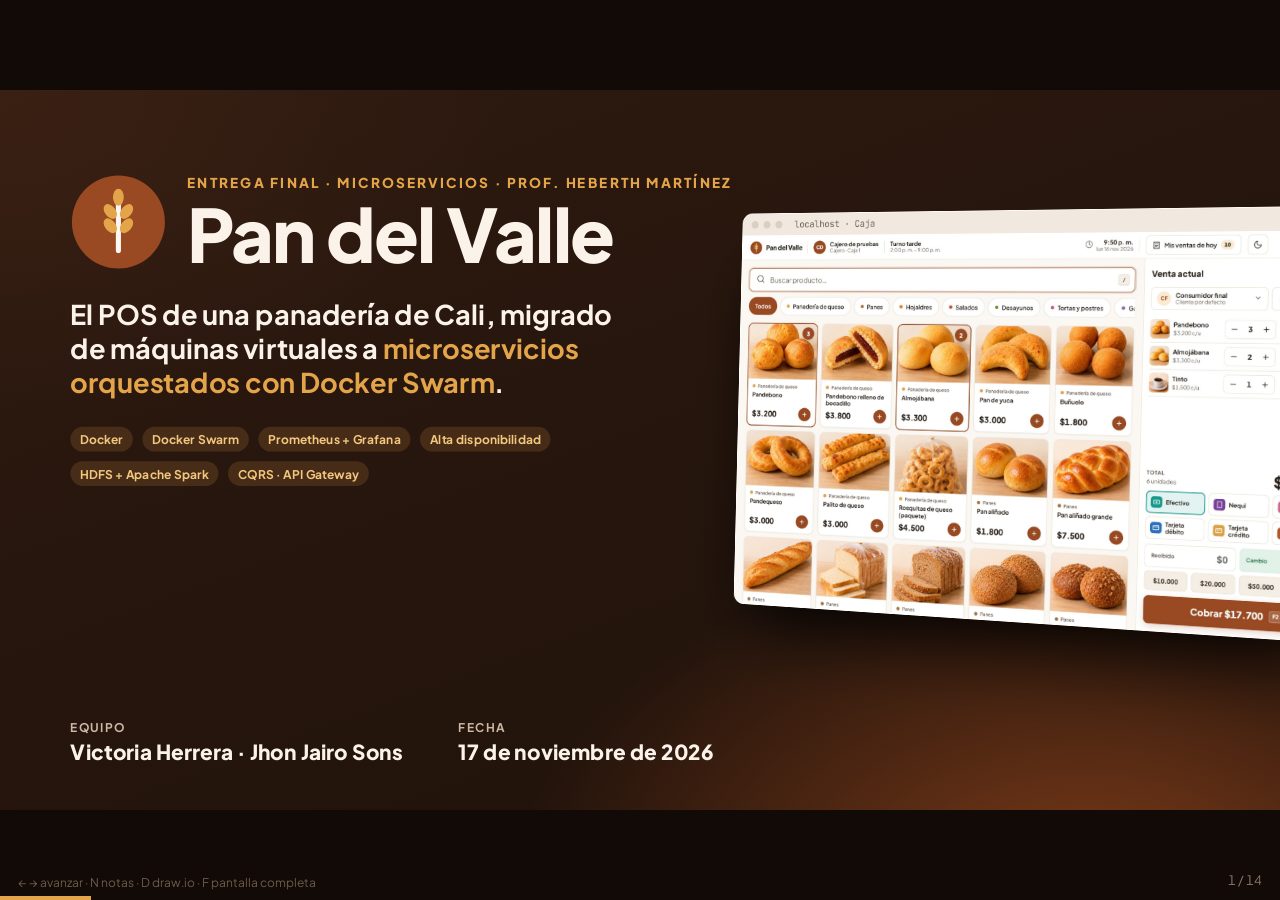
<file: entrega/final/presentacion.html>
<!DOCTYPE html>
<html lang="es-CO">
<head>
<meta charset="utf-8">
<meta name="viewport" content="width=device-width, initial-scale=1">
<title>Pan del Valle · Entrega final</title>
<link rel="icon" href="img/logo.svg" type="image/svg+xml">
<link rel="preconnect" href="https://fonts.googleapis.com">
<link href="https://fonts.googleapis.com/css2?family=Plus+Jakarta+Sans:wght@400;500;600;700;800&family=JetBrains+Mono:wght@400;600&display=swap" rel="stylesheet">
<style>
:root{
  --cafe:#9A4A22; --cafe-d:#6E3216; --esp:#24150D; --dorado:#E3A44A; --dorado-s:#F3C77E;
  --crema:#FBF8F3; --crema-2:#F4ECE2; --text:#2B211B; --muted:#6F6055; --line:#E7DCCF;
  --ok:#2F8F5B; --sync:#9A4A22; --async:#C7862E;
  --font:"Plus Jakarta Sans",system-ui,"Segoe UI",sans-serif; --mono:"JetBrains Mono",Consolas,monospace;
}
*{box-sizing:border-box;margin:0;padding:0}
html,body{height:100%;background:#120A06;overflow:hidden;font-family:var(--font);color:var(--text)}
#deck{position:fixed;inset:0;overflow:hidden}
.stage{width:1600px;height:900px;position:absolute;left:50%;top:50%;transform-origin:center center}
.slide{position:absolute;inset:0;padding:64px 88px 56px;display:none;flex-direction:column;overflow:hidden;background:var(--crema)}
.slide.on{display:flex}
.slide.dark{color:#FBF3EA;background:radial-gradient(1200px 700px at 85% 110%,#7A3A19 0%,transparent 60%),radial-gradient(900px 600px at 0% 0%,#3A2013 0%,transparent 70%),linear-gradient(160deg,#2E1A10,#1E110A)}
.slide.dark .muted{color:#CDB8A6}
.eyebrow{font-size:17px;font-weight:800;letter-spacing:.16em;text-transform:uppercase;color:var(--cafe);margin-bottom:14px}
.dark .eyebrow{color:var(--dorado)}
h1{font-size:76px;line-height:1.02;font-weight:800;letter-spacing:-.025em}
h2{font-size:52px;line-height:1.06;font-weight:800;letter-spacing:-.02em}
h2 .soft,h1 .soft{color:#B9A28F}
.dark h2 .soft,.dark h1 .soft{color:#C9A88C}
h3{font-size:24px;font-weight:800;letter-spacing:-.01em}
p,li{font-size:21px;line-height:1.45}
.muted{color:var(--muted)}
.mono{font-family:var(--mono)}
.row{display:flex;gap:28px}
.grid{display:grid;gap:22px}
.g2{grid-template-columns:1fr 1fr}.g3{grid-template-columns:repeat(3,1fr)}.g4{grid-template-columns:repeat(4,1fr)}
.card{background:#fff;border:1px solid var(--line);border-radius:20px;padding:22px 24px;box-shadow:0 1px 0 rgba(43,33,27,.03),0 12px 30px -18px rgba(90,42,18,.25)}
.dark .card{background:rgba(255,240,225,.06);border-color:rgba(255,230,205,.14);box-shadow:none}
.card h3{margin-bottom:6px}
.card p{font-size:18px}
.ico{width:46px;height:46px;border-radius:13px;display:grid;place-items:center;background:#F7EAE1;color:var(--cafe);margin-bottom:14px;flex:none}
.dark .ico{background:rgba(227,164,74,.16);color:var(--dorado)}
.ico svg{width:24px;height:24px}
.pill{display:inline-flex;align-items:center;gap:8px;font-size:15px;font-weight:700;padding:6px 12px;border-radius:999px;background:#F7EAE1;color:var(--cafe)}
.dark .pill{background:rgba(227,164,74,.16);color:var(--dorado-s)}
.pill.g{background:#E6F3EC;color:#1F6E44}
.tag{font-family:var(--mono);font-size:15px;background:var(--crema-2);border:1px solid var(--line);border-radius:8px;padding:2px 8px;color:var(--cafe-d);white-space:nowrap}
.dark .tag{background:rgba(255,240,225,.08);border-color:rgba(255,230,205,.16);color:var(--dorado-s)}
.stat{font-size:64px;font-weight:800;letter-spacing:-.03em;line-height:1}
.stat small{font-size:28px;font-weight:700}
.big-num{color:var(--cafe)} .dark .big-num{color:var(--dorado)}
.shot{border-radius:14px;overflow:hidden;border:1px solid var(--line);box-shadow:0 30px 60px -30px rgba(60,25,8,.45);background:#fff}
.shot .bar{height:28px;background:#F1E9DF;display:flex;align-items:center;gap:7px;padding:0 12px;font-size:12px;color:var(--muted);font-family:var(--mono)}
.shot .bar i{width:10px;height:10px;border-radius:50%;background:#DCCFC1;display:inline-block}
.shot .bar span{margin-left:10px}
.shot img{display:block;width:100%}
.dark .shot{border-color:rgba(255,230,205,.18)}
code.blk{display:block;font-family:var(--mono);font-size:15.5px;line-height:1.55;background:#22140C;color:#F3E4D3;border-radius:14px;padding:16px 18px;white-space:pre}
code.blk .c{color:#A38B77} code.blk .k{color:var(--dorado)}
.foot{position:absolute;left:88px;right:88px;bottom:22px;display:flex;justify-content:space-between;font-size:14px;color:#A8957F}
.dark .foot{color:#9E8573}
.who{position:absolute;top:26px;right:40px;font-size:13px;font-weight:700;color:#B9A28F;letter-spacing:.06em;text-transform:uppercase}
/* pasos */
.b{opacity:0;transform:translateY(14px);transition:opacity .45s ease,transform .45s ease}
.b.in{opacity:1;transform:none}
.dim{opacity:.35;transition:opacity .4s}
/* progreso */
#prog{position:fixed;left:0;bottom:0;height:4px;background:var(--dorado);transition:width .35s;z-index:5}
#count{position:fixed;right:18px;bottom:12px;font-size:13px;color:#8C7764;z-index:5;font-variant-numeric:tabular-nums}
#notes{position:fixed;left:0;right:0;bottom:0;max-height:42vh;overflow:auto;background:rgba(18,10,6,.94);color:#F6E9DC;padding:18px 28px 26px;font-size:17px;line-height:1.5;z-index:9;display:none;border-top:3px solid var(--dorado)}
#notes.on{display:block}
#notes b{color:var(--dorado)}
#notes .t{font-size:13px;letter-spacing:.12em;text-transform:uppercase;color:#C9A88C;margin-bottom:6px}
aside.notes{display:none}
#help{position:fixed;left:18px;bottom:10px;font-size:12px;color:#6E5A4A;z-index:5}
/* flujo de arquitectura */
.flow{position:relative}
.node{position:absolute;background:#fff;border:1.5px solid var(--line);border-radius:14px;padding:10px 14px;font-size:16px;font-weight:700;line-height:1.25;box-shadow:0 10px 24px -18px rgba(90,42,18,.4)}
.node small{display:block;font-weight:500;color:var(--muted);font-size:13px}
.node.k{border-color:var(--cafe);background:#FFF8F2}
.node.a{border-color:var(--async);border-style:dashed;background:#FFFBF2}
.flow svg.edges{position:absolute;inset:0;overflow:visible}
.legend{display:flex;gap:22px;font-size:15px;color:var(--muted);align-items:center}
.legend i{display:inline-block;width:34px;height:0;border-top:3px solid var(--sync);margin-right:8px;vertical-align:middle}
.legend i.a{border-top:3px dashed var(--async)}
/* video */
.vwrap{display:grid;grid-template-columns:1fr 360px;gap:26px;flex:1;min-height:0;margin-top:18px}
.vbox{position:relative;border-radius:18px;overflow:hidden;background:#000;box-shadow:0 40px 80px -40px #000;align-self:start}
.vbox video{display:block;width:100%;aspect-ratio:16/9;background:#000}
.vbtns{display:flex;gap:10px;margin-top:14px;align-items:center}
.btn{font-family:var(--font);font-size:16px;font-weight:700;border:0;border-radius:12px;padding:11px 18px;cursor:pointer;background:rgba(255,240,225,.1);color:#FBF3EA;border:1px solid rgba(255,230,205,.2);display:inline-flex;align-items:center;gap:9px;text-decoration:none}
.btn.p{background:var(--dorado);color:#2A1609;border-color:var(--dorado)}
.btn.on{background:#FBF3EA;color:#2A1609}
.btn svg{width:18px;height:18px}
.chaps{display:flex;flex-direction:column;gap:6px;overflow:auto}
.chap{display:grid;grid-template-columns:50px 1fr;gap:1px 8px;padding:7px 10px;border-radius:12px;cursor:pointer;border:1px solid transparent;text-align:left;background:none;color:inherit;font-family:var(--font)}
.chap:hover{background:rgba(255,240,225,.06)}
.chap.on{background:rgba(227,164,74,.14);border-color:rgba(227,164,74,.45)}
.chap .tm{grid-column:1;grid-row:1/span 3;font-family:var(--mono);font-size:14px;color:var(--dorado);padding-top:2px}
.chap b{font-size:16.5px;grid-column:2}
.chap span{grid-column:2;font-size:13px;color:#CDB8A6;line-height:1.35}
.chap .by{grid-column:2;font-size:11.5px;letter-spacing:.08em;text-transform:uppercase;color:#9E8573;font-weight:700}
/* draw.io */
.drawio-btn{display:inline-flex;align-items:center;gap:14px;font-size:24px;font-weight:800;padding:20px 30px;border-radius:18px;background:var(--cafe);color:#fff;text-decoration:none;box-shadow:0 18px 40px -16px rgba(154,74,34,.7);transition:transform .15s}
.drawio-btn:hover{transform:translateY(-2px)}
.drawio-btn svg{width:30px;height:30px}
.zone{display:grid;grid-template-columns:34px 1fr;gap:2px 12px;align-items:start;padding:8px 0;border-bottom:1px solid var(--line)}
.zone .n{width:30px;height:30px;border-radius:50%;background:var(--cafe);color:#fff;font-weight:800;display:grid;place-items:center;font-size:15px}
.zone b{font-size:17.5px} .zone span{grid-column:2;font-size:15px;color:var(--muted);line-height:1.4}
.check{display:flex;gap:10px;align-items:flex-start;font-size:17px;line-height:1.35}
.check svg{flex:none;width:20px;height:20px;color:var(--ok);margin-top:2px}
table.t{border-collapse:collapse;width:100%;font-size:17px}
table.t td,table.t th{padding:9px 10px;border-bottom:1px solid var(--line);text-align:left;vertical-align:top}
table.t th{font-size:13px;letter-spacing:.1em;text-transform:uppercase;color:var(--muted)}
.reto{display:grid;grid-template-columns:44px 1fr;gap:4px 14px}
.reto .n{font-size:30px;font-weight:800;color:var(--dorado);line-height:1}
.reto b{font-size:19px} .reto p{grid-column:2;font-size:16px;line-height:1.42;color:#E2CFBE}
.reto p em{color:#fff;font-style:normal;font-weight:700}
</style>
</head>
<body>
<div id="deck"><div class="stage" id="stage">

<!-- ============ 1 · PORTADA ============ -->
<section class="slide dark" data-title="Portada">
  <div style="display:flex;align-items:center;gap:26px;margin-top:40px">
    <img src="img/logo.svg" alt="" style="width:120px;height:120px">
    <div>
      <div class="eyebrow" style="margin:0 0 6px">Entrega final · Microservicios · Prof. Heberth Martínez</div>
      <h1 style="font-size:92px">Pan del Valle</h1>
    </div>
  </div>
  <div class="shot" style="position:absolute;right:-70px;top:150px;width:780px;transform:perspective(1600px) rotateY(-14deg) rotateZ(1.5deg);box-shadow:0 50px 90px -30px #000"><div class="bar"><i></i><i></i><i></i><span>localhost · Caja</span></div><img src="img/caja.jpg" alt="Pantalla de la caja"></div>
  <p style="font-size:34px;font-weight:700;margin-top:34px;max-width:720px;line-height:1.25">El POS de una panadería de Cali, migrado de máquinas virtuales a <span style="color:var(--dorado)">microservicios orquestados con Docker Swarm</span>.</p>
  <div class="row" style="margin-top:34px;gap:12px;flex-wrap:wrap;max-width:720px">
    <span class="pill">Docker</span><span class="pill">Docker Swarm</span><span class="pill">Prometheus + Grafana</span><span class="pill">Alta disponibilidad</span><span class="pill">HDFS + Apache Spark</span><span class="pill">CQRS · API Gateway</span>
  </div>
  <div style="margin-top:auto;display:flex;gap:70px;align-items:flex-end">
    <div><div class="muted" style="font-size:15px;letter-spacing:.1em;text-transform:uppercase;font-weight:700">Equipo</div><div style="font-size:26px;font-weight:800;margin-top:6px">Victoria Herrera · Jhon Jairo Sons</div></div>
    <div><div class="muted" style="font-size:15px;letter-spacing:.1em;text-transform:uppercase;font-weight:700">Fecha</div><div style="font-size:26px;font-weight:800;margin-top:6px">17 de noviembre de 2026</div></div>
  </div>
  <aside class="notes"><b>Victoria · 15 s.</b> «Buenos días. Somos Victoria y Jhon Jairo y les presentamos Pan del Valle: el sistema de punto de venta de una panadería que en el Proyecto 1 corría en máquinas virtuales y que ahora es una arquitectura de microservicios orquestada con Docker Swarm, con monitoreo, alta disponibilidad y analítica en paralelo con Spark sobre HDFS.»</aside>
</section>

<!-- ============ 2 · OBJETIVO ============ -->
<section class="slide" data-title="Resumen y objetivo">
  <div class="who">Victoria</div>
  <div class="eyebrow">Resumen del proyecto</div>
  <h2>Una panadería que no puede dejar de vender.<br><span class="soft">Por eso la llevamos a un clúster.</span></h2>
  <div class="grid g2" style="margin-top:44px;gap:30px">
    <div class="card b" style="background:var(--crema-2)">
      <div class="pill" style="background:#EDE2D6;color:var(--muted)">Antes · Proyecto 1</div>
      <h3 style="margin-top:16px;font-size:28px">3 máquinas virtuales</h3>
      <p class="muted" style="margin-top:10px">Vagrant + Ansible + systemd: <span class="tag">dns-vm</span> <span class="tag">front-vm</span> <span class="tag">back-vm</span></p>
      <ul style="margin:18px 0 0 22px;color:var(--muted)">
        <li>3 microservicios con SQLite, uno por archivo</li>
        <li>Si un proceso se caía, la caja se caía</li>
        <li>Sin métricas ni histórico para analizar</li>
      </ul>
    </div>
    <div class="card b" style="border-color:var(--cafe)">
      <div class="pill">Ahora · Entrega final</div>
      <h3 style="margin-top:16px;font-size:28px">13 servicios en Docker Swarm</h3>
      <p class="muted" style="margin-top:10px">Stack <span class="tag">panaderia</span> · 18 contenedores · 2 redes overlay</p>
      <ul style="margin:18px 0 0 22px">
        <li><b>4 microservicios</b> con 2 réplicas cada uno y PostgreSQL</li>
        <li>Si una réplica muere, <b>Swarm la repone sola</b></li>
        <li>Monitoreo en vivo y <b>analítica en paralelo</b> con Spark sobre HDFS</li>
      </ul>
    </div>
  </div>
  <div class="row b" style="margin-top:56px;gap:40px;align-items:baseline;padding:26px 0 0;border-top:1px solid var(--line)">
    <div><span class="stat big-num" style="font-size:54px">90</span> <span class="muted">productos</span></div>
    <div><span class="stat big-num" style="font-size:54px">3.200</span> <span class="muted">clientes</span></div>
    <div><span class="stat big-num" style="font-size:54px">94.768</span> <span class="muted">ventas</span></div>
    <div><span class="stat big-num" style="font-size:54px">203.711</span> <span class="muted">líneas de venta</span></div>
    <div><span class="stat big-num" style="font-size:54px">162</span> <span class="muted">pruebas automáticas</span></div>
  </div>
  <aside class="notes"><b>Victoria · 35 s.</b> Objetivo: que el POS siga vendiendo aunque algo falle, que se pueda observar y que el histórico se pueda analizar. <b>Antes:</b> 3 VMs con Vagrant, 3 servicios, SQLite. <b>Ahora:</b> 13 servicios en Swarm, 4 microservicios con 2 réplicas, PostgreSQL, Prometheus/Grafana y Spark sobre HDFS. Cerrar con los datos reales: 90 productos, 3.200 clientes, casi 95 mil ventas (23 meses, ene-2025 a hoy), 162 pruebas automáticas.</aside>
</section>

<!-- ============ 3 · MICROSERVICIOS ============ -->
<section class="slide" data-title="Microservicios migrados">
  <div class="who">Victoria</div>
  <div class="eyebrow">Microservicios migrados y funcionales</div>
  <h2>Cuatro microservicios, cada uno con su base.</h2>
  <div class="grid g4" style="margin-top:36px">
    <div class="card b"><div class="ico"><svg viewBox="0 0 24 24" fill="none" stroke="currentColor" stroke-width="2" stroke-linecap="round" stroke-linejoin="round"><rect x="4" y="11" width="16" height="10" rx="2"/><path d="M8 11V7a4 4 0 0 1 8 0v4"/></svg></div>
      <h3>auth-service</h3><p class="muted"><span class="tag">:8001</span> <span class="tag">auth_db</span></p>
      <p style="margin-top:10px">Login con bcrypt, emite el <b>token JWT</b> con el rol (admin o cajero) y gestiona usuarios.</p></div>
    <div class="card b"><div class="ico"><svg viewBox="0 0 24 24" fill="none" stroke="currentColor" stroke-width="2" stroke-linecap="round" stroke-linejoin="round"><path d="M21 8 12 3 3 8l9 5 9-5Z"/><path d="M3 8v8l9 5 9-5V8"/><path d="M12 13v8"/></svg></div>
      <h3>catalog-service</h3><p class="muted"><span class="tag">:8002</span> <span class="tag">catalog_db</span></p>
      <p style="margin-top:10px">90 productos en 10 categorías, precios y el <b>historial de cada cambio</b>.</p></div>
    <div class="card b" style="border-color:var(--cafe)"><div class="ico"><svg viewBox="0 0 24 24" fill="none" stroke="currentColor" stroke-width="2" stroke-linecap="round" stroke-linejoin="round"><path d="M6 2h12v20l-3-2-3 2-3-2-3 2V2Z"/><path d="M9 7h6M9 11h6M9 15h4"/></svg></div>
      <h3>sales-service</h3><p class="muted"><span class="tag">:8003</span> <span class="tag">sales_db</span></p>
      <p style="margin-top:10px">Registra ventas y clientes (<b>lado Command</b> de CQRS) y entrega el dashboard en vivo.</p></div>
    <div class="card b"><div class="ico"><svg viewBox="0 0 24 24" fill="none" stroke="currentColor" stroke-width="2" stroke-linecap="round" stroke-linejoin="round"><path d="M3 3v18h18"/><path d="M7 15v3M12 9v9M17 12v6"/></svg></div>
      <h3>reporting-service <span class="pill g" style="font-size:12px;padding:3px 8px;vertical-align:middle">nuevo</span></h3><p class="muted"><span class="tag">:8004</span> <span class="tag">reports_db</span></p>
      <p style="margin-top:10px">Sirve los reportes que calcula Spark (<b>lado Query</b> de CQRS).</p></div>
  </div>
  <div class="card b" style="margin-top:26px;display:flex;gap:26px;align-items:center;padding:18px 24px">
    <div style="font-weight:800;font-size:18px;white-space:nowrap">+ 9 servicios de infraestructura</div>
    <div class="row" style="gap:10px;flex-wrap:wrap">
      <span class="tag">gateway · Nginx ×2</span><span class="tag">frontend ×2</span><span class="tag">postgres</span><span class="tag">namenode</span><span class="tag">datanode</span><span class="tag">hdfs-exporter</span><span class="tag">spark-job (0→1)</span><span class="tag">prometheus</span><span class="tag">grafana</span>
    </div>
  </div>
  <p class="b muted" style="margin-top:20px;font-size:19px">Todos están desplegados hoy y responden: <b style="color:var(--text)">13 servicios, 18 contenedores, todos N/N</b> en <span class="tag">docker service ls</span>.</p>
  <aside class="notes"><b>Victoria · 45 s.</b> Los 3 servicios del Proyecto 1 (auth, catalog, sales) se migraron a contenedores y se agregó <b>reporting-service</b>. Cada uno tiene <b>su propia base</b> (database per service): nadie lee la base de otro, se comunican por REST. sales valida cada producto llamando a catalog. reporting es el lado de lectura de CQRS: lee lo que Spark dejó en reports_db. Abajo, los 9 servicios de infraestructura: gateway, frontend, PostgreSQL, HDFS (namenode, datanode, exporter), Spark, Prometheus y Grafana.</aside>
</section>

<!-- ============ 4 · ARQUITECTURA Y PATRONES ============ -->
<section class="slide" data-title="Arquitectura y patrones">
  <div class="who">Jhon Jairo</div>
  <div class="eyebrow">Arquitectura · patrones vistos en clase</div>
  <h2>Un camino para vender, otro para analizar.</h2>
  <div class="flow" style="height:430px;margin-top:26px">
    <svg class="edges" viewBox="0 0 1424 430" preserveAspectRatio="none">
      <defs>
        <marker id="ms" viewBox="0 0 10 10" refX="9" refY="5" markerWidth="7" markerHeight="7" orient="auto"><path d="M0 0L10 5L0 10z" fill="#9A4A22"/></marker>
        <marker id="ma" viewBox="0 0 10 10" refX="9" refY="5" markerWidth="7" markerHeight="7" orient="auto"><path d="M0 0L10 5L0 10z" fill="#C7862E"/></marker>
      </defs>
      <g stroke="#9A4A22" stroke-width="2.5" fill="none" marker-end="url(#ms)">
        <path d="M150 95H222"/>
        <path d="M410 95H482"/>
        <path d="M410 95C445 95 445 30 482 30" />
        <path d="M410 95C445 95 445 160 482 160"/>
        <path d="M720 30H802"/><path d="M720 95H802"/><path d="M720 160H802"/>
        <path d="M601 138V120"/>
      </g>
      <g stroke="#C7862E" stroke-width="2.5" fill="none" stroke-dasharray="8 7" marker-end="url(#ma)">
        <path d="M601 182V262"/>
        <path d="M720 300H790"/>
        <path d="M1010 300H1080"/>
        <path d="M1250 322V362H720"/>
      </g>
      <g stroke="#9A4A22" stroke-width="2.5" fill="none" marker-end="url(#ms)">
        <path d="M410 95C450 95 440 380 482 380"/>
      </g>
    </svg>
    <div class="node" style="left:0;top:66px;width:150px">Navegador<small>cajero / admin</small></div>
    <div class="node k" style="left:222px;top:56px;width:188px">API Gateway<small>Nginx ×2 · puerto 80 · único punto de entrada</small></div>
    <div class="node" style="left:482px;top:6px;width:238px">auth-service ×2<small>JWT</small></div>
    <div class="node" style="left:482px;top:72px;width:238px">catalog-service ×2</div>
    <div class="node k" style="left:482px;top:138px;width:238px">sales-service ×2<small>COMMAND · escribe ventas</small></div>
    <div class="node" style="left:802px;top:40px;width:250px;height:150px;display:flex;flex-direction:column;justify-content:center">PostgreSQL<small>4 bases, una por servicio: auth_db · catalog_db · sales_db · reports_db</small></div>
    <div class="node a" style="left:482px;top:266px;width:238px">hdfs-exporter<small>cada 60 s, por bloques</small></div>
    <div class="node a" style="left:790px;top:266px;width:220px">HDFS<small>NameNode + DataNode · CSV por mes</small></div>
    <div class="node a" style="left:1080px;top:266px;width:340px">Apache Spark 3.5.5<small>batch en paralelo · escribe reports_db</small></div>
    <div class="node k" style="left:482px;top:352px;width:238px">reporting-service ×2<small>QUERY · solo lee reports_db</small></div>
    <div style="position:absolute;left:1080px;top:30px;width:340px" class="b">
      <div class="legend" style="flex-direction:column;align-items:flex-start;gap:10px">
        <div><i></i><b style="color:var(--text)">Síncrono</b> · REST/JSON con JWT</div>
        <div><i class="a"></i><b style="color:var(--text)">Asíncrono</b> · por lotes, no frena la caja</div>
      </div>
    </div>
  </div>
  <div class="grid g4" style="margin-top:14px;gap:16px">
    <div class="card b" style="padding:16px 18px"><h3 style="font-size:19px">API Gateway</h3><p class="muted" style="font-size:15.5px">Nginx enruta <span class="tag">/api/v1/*</span> a cada servicio; el cliente nunca ve los puertos internos.</p></div>
    <div class="card b" style="padding:16px 18px"><h3 style="font-size:19px">Database per service</h3><p class="muted" style="font-size:15.5px">Cada servicio es dueño de su base; el exportador pide los datos por API, no a la base.</p></div>
    <div class="card b" style="padding:16px 18px"><h3 style="font-size:19px">CQRS</h3><p class="muted" style="font-size:15.5px">Escribir (sales_db) y leer reportes (reports_db) son modelos y servicios separados.</p></div>
    <div class="card b" style="padding:16px 18px"><h3 style="font-size:19px">Asincronía / eventos</h3><p class="muted" style="font-size:15.5px">Cada venta es un evento que viaja al data lake sin bloquear la caja.</p></div>
  </div>
  <aside class="notes"><b>Jhon Jairo · 50 s.</b> Línea continua = <b>síncrono</b>: el navegador solo habla con el <b>API Gateway</b> (Nginx), que enruta a cada servicio; sales llama a catalog para validar productos y precios. Cada servicio tiene <b>su base</b> dentro de un PostgreSQL. Línea punteada = <b>asíncrono</b>: cada 60 s el exportador pide a sales las ventas nuevas (por API, con token de servicio) y las escribe en HDFS; Spark procesa el histórico en paralelo y deja los resultados en reports_db, que solo lee reporting-service. Eso es <b>CQRS</b>: el modelo que escribe (Command, sales) es distinto del que se lee (Query, reporting). <b>Si preguntan por EDA:</b> el flujo es asíncrono y orientado a eventos de venta, pero sin broker; el exportador consulta por lotes. Poner RabbitMQ/Kafka es la mejora natural.</aside>
</section>

<!-- ============ 5 · DIAGRAMA DRAW.IO ============ -->
<section class="slide" data-title="Diagrama de arquitectura (draw.io)">
  <div class="who">Jhon Jairo</div>
  <div style="display:grid;grid-template-columns:1fr 420px;gap:40px;flex:1;min-height:0">
    <div style="display:flex;flex-direction:column;min-height:0">
      <div class="eyebrow">Diagrama de arquitectura · draw.io</div>
      <h2 style="font-size:46px">El sistema completo, de la caja al reporte.</h2>
      <a class="shot" id="prev-drawio" href="#" target="_blank" rel="noopener" style="margin-top:24px;display:block">
        <div class="bar"><i></i><i></i><i></i><span>Arquitectura_Panaderia_POS_v6.drawio</span></div>
        <img src="img/arquitectura.jpg" alt="Diagrama de arquitectura de Pan del Valle">
      </a>
      <div class="row" style="margin-top:22px;align-items:center;gap:20px">
        <a class="drawio-btn" id="btn-drawio" href="#" target="_blank" rel="noopener">
          <svg viewBox="0 0 24 24" fill="none" stroke="currentColor" stroke-width="2.2" stroke-linecap="round" stroke-linejoin="round"><rect x="9" y="2" width="6" height="5" rx="1"/><rect x="2" y="17" width="6" height="5" rx="1"/><rect x="16" y="17" width="6" height="5" rx="1"/><path d="M12 7v5M5 17v-3h14v3"/></svg>
          Abrir en draw.io
        </a>
        <div style="font-size:15px;line-height:1.45" class="muted">Abre el diagrama editable en <b>app.diagrams.net</b> (tarda ~15 s).<br>Atajo: tecla <span class="tag">D</span> · Sin internet: <a href="Arquitectura_Panaderia_POS_v6.drawio" download style="color:var(--cafe);font-weight:700">archivo .drawio</a></div>
      </div>
    </div>
    <div style="display:flex;flex-direction:column;justify-content:center">
      <div style="font-size:14px;font-weight:800;letter-spacing:.12em;text-transform:uppercase;color:var(--muted);margin-bottom:6px">Cómo leerlo, de izquierda a derecha</div>
      <div class="zone b"><div class="n">1</div><b>Fuentes de datos</b><span>Cajeros y admin usan la app web; el catálogo y cada venta son la entrada.</span></div>
      <div class="zone b"><div class="n">2</div><b>Ingesta y acceso seguro</b><span>API Gateway Nginx → VIP de Swarm → JWT → DNS interno.</span></div>
      <div class="zone b"><div class="n">3</div><b>Procesamiento transaccional</b><span>4 servicios ×2 réplicas, cada uno con su base (Command / Query).</span></div>
      <div class="zone b"><div class="n">4</div><b>Integración y analítica</b><span>Exportador asíncrono → HDFS → Spark → Reports DB.</span></div>
      <div class="zone b"><div class="n">5</div><b>Consumo</b><span>Grafana, Reportes de ventas y trazabilidad histórica.</span></div>
      <div class="zone b" style="border:0"><div class="n" style="background:var(--dorado);color:#2A1609">+</div><b>Transversal (Swarm &amp; Ops)</b><span>Prometheus, Grafana, secrets, configs, overlays y volúmenes.</span></div>
    </div>
  </div>
  <aside class="notes"><b>Jhon Jairo · 1 min 10 s.</b> Clic en <b>«Abrir en draw.io»</b> (ábranlo un momento antes; tarda en cargar). Recorrer las 5 columnas de izquierda a derecha y la franja transversal. Remarcar lo que pide la rúbrica: <b>todos los microservicios</b> (col. 3), <b>comunicación</b> síncrona (flechas col. 1→3) y asíncrona (exportador col. 4), <b>bases y persistencia</b> (4 bases + HDFS + volúmenes), <b>monitoreo</b> (Prometheus/Grafana), <b>orquestación Swarm</b> (franja Docker Swarm, VIP, DNS, secrets/configs), <b>procesamiento paralelo</b> (Spark) y <b>HA/escalabilidad</b> (2 réplicas, «Escala por réplicas»). Volver al deck con Alt+Tab.</aside>
</section>

<!-- ============ 6 · DOCKER ============ -->
<section class="slide" data-title="Contenerización con Docker">
  <div class="who">Victoria</div>
  <div class="eyebrow">Contenerización · Docker</div>
  <h2>Cada pieza es una imagen.<br><span class="soft">Igual en mi PC que en cualquier nodo.</span></h2>
  <div style="display:grid;grid-template-columns:1fr 620px;gap:36px;margin-top:34px">
    <div style="display:flex;flex-direction:column;gap:18px">
      <div class="card b"><h3>7 imágenes propias</h3><p class="muted">auth · catalog · sales · reporting · frontend · hdfs-exporter · spark-job</p></div>
      <div class="card b"><h3>6 imágenes oficiales, con versión fija</h3><p class="muted"><span class="tag">nginx:1.27-alpine</span> <span class="tag">postgres:16-alpine</span> <span class="tag">hadoop 3.2.1</span> <span class="tag">spark 3.5.5</span> <span class="tag">prometheus v3.1.0</span> <span class="tag">grafana 11.4.0</span></p></div>
      <div class="card b"><h3>Seguridad y límites</h3><p class="muted">Contraseñas y llave JWT como <b style="color:var(--text)">Docker secrets</b> (<span class="tag">/run/secrets</span>), usuario sin root y un límite de memoria por servicio.</p></div>
    </div>
    <div class="b">
      <div style="font-size:14px;font-weight:700;color:var(--muted);margin-bottom:8px">backend/sales-service/Dockerfile (resumido)</div>
<code class="blk"><span class="k">FROM</span> python:3.12-slim
<span class="k">ENV</span> TZ=America/Bogota     <span class="c"># hora de Colombia</span>
<span class="k">RUN</span> apt-get install tzdata
<span class="k">COPY</span> requirements.txt .
<span class="k">RUN</span> pip install -r requirements.txt
<span class="k">COPY</span> app ./app            <span class="c"># capa aparte: rebuild rápido</span>
<span class="k">USER</span> panaderia            <span class="c"># no corre como root</span>
<span class="k">HEALTHCHECK</span> --interval=15s \
  CMD urlopen(".../sales/health")
<span class="k">CMD</span> uvicorn app.main:app --port 8003</code>
    </div>
  </div>
  <aside class="notes"><b>Victoria · 30 s.</b> Cada servicio tiene su Dockerfile: imagen base slim, primero dependencias (Docker reutiliza esa capa si solo cambia el código), usuario sin privilegios y un <b>HEALTHCHECK</b>: si la réplica deja de responder, Swarm la reemplaza. Las claves no están en el código: son <b>Docker secrets</b> montados en /run/secrets. Cada servicio tiene límite de memoria porque el PC tiene 7,4 GB (reto 1).</aside>
</section>

<!-- ============ 7 · SWARM ============ -->
<section class="slide" data-title="Orquestación con Docker Swarm">
  <div class="who">Victoria</div>
  <div class="eyebrow">Orquestación · Docker Swarm</div>
  <h2>Un stack, dos redes, cero IPs fijas.</h2>
  <div class="grid g3" style="margin-top:34px">
    <div class="card b"><div class="ico"><svg viewBox="0 0 24 24" fill="none" stroke="currentColor" stroke-width="2" stroke-linecap="round" stroke-linejoin="round"><rect x="3" y="3" width="7" height="7" rx="1.5"/><rect x="14" y="3" width="7" height="7" rx="1.5"/><rect x="3" y="14" width="7" height="7" rx="1.5"/><rect x="14" y="14" width="7" height="7" rx="1.5"/></svg></div>
      <h3>Stack declarativo</h3><p class="muted"><span class="tag">docker stack deploy -c docker-stack.yml panaderia</span><br>Un archivo describe los 13 servicios, réplicas, redes, secrets y configs. Swarm mantiene ese estado.</p></div>
    <div class="card b"><div class="ico"><svg viewBox="0 0 24 24" fill="none" stroke="currentColor" stroke-width="2" stroke-linecap="round" stroke-linejoin="round"><circle cx="12" cy="5" r="2.5"/><circle cx="5" cy="19" r="2.5"/><circle cx="19" cy="19" r="2.5"/><path d="M12 7.5v4M12 11.5 6.5 17M12 11.5l5.5 5.5"/></svg></div>
      <h3>2 redes overlay</h3><p class="muted"><span class="tag">pos_net</span> tráfico de la app · <span class="tag">monitoring_net</span> solo para que Prometheus lea <span class="tag">/metrics</span>. Grafana no ve la base de datos.</p></div>
    <div class="card b"><div class="ico"><svg viewBox="0 0 24 24" fill="none" stroke="currentColor" stroke-width="2" stroke-linecap="round" stroke-linejoin="round"><path d="M4 12h4l3-8 2 16 3-8h4"/></svg></div>
      <h3>DNS + VIP</h3><p class="muted">Los servicios se llaman por nombre (<span class="tag">sales-service</span>). Swarm da una IP virtual y reparte entre réplicas (IPVS). <span class="tag">tasks.&lt;svc&gt;</span> devuelve cada réplica.</p></div>
  </div>
  <div class="grid g2" style="margin-top:22px">
    <div class="card b"><h3>Routing mesh · solo 4 puertos publicados</h3>
      <table class="t" style="margin-top:6px"><tr><td><span class="tag">:80</span></td><td>Gateway (interfaz + API)</td><td><span class="tag">:3000</span></td><td>Grafana</td></tr><tr><td><span class="tag">:9090</span></td><td>Prometheus</td><td><span class="tag">:9870</span></td><td>HDFS NameNode</td></tr></table></div>
    <div class="card b"><h3>Actualizar sin apagar</h3><p class="muted" style="font-size:17px"><span class="tag">update_config</span>: una réplica a la vez, <b style="color:var(--text)">start-first</b> (la nueva arranca antes de bajar la vieja) y <b style="color:var(--text)">rollback</b> automático si falla. Configs inmutables versionados (<span class="tag">_v2</span>).</p></div>
  </div>
  <aside class="notes"><b>Victoria · 40 s.</b> Todo se despliega con un comando y un archivo. Swarm compara el estado deseado con el real y lo corrige. Dos redes overlay aisladas: la app y el monitoreo. Nadie usa IPs: el DNS interno de Swarm resuelve el nombre del servicio a una <b>IP virtual (VIP)</b> que balancea entre réplicas; Prometheus usa <b>tasks.servicio</b> para ver cada réplica por separado. Hacia afuera solo 4 puertos por el <b>routing mesh</b>. Las actualizaciones son <b>rolling</b>: start-first y rollback automático. <b>Si preguntan por nodos:</b> es un Swarm de 1 nodo (manager) por la RAM; con <span>docker swarm join</span> se suman workers sin cambiar el stack.</aside>
</section>

<!-- ============ 8 · ALTA DISPONIBILIDAD ============ -->
<section class="slide" data-title="Alta disponibilidad">
  <div class="who">Victoria</div>
  <div class="eyebrow">Alta disponibilidad y recuperación ante fallos</div>
  <h2>Si una réplica muere, la caja ni se entera.</h2>
  <div style="display:grid;grid-template-columns:1.05fr 1fr;gap:40px;margin-top:36px;flex:1">
    <div style="display:flex;flex-direction:column;gap:16px">
      <div class="card b row" style="gap:18px;align-items:flex-start"><div class="ico" style="margin:0">1</div><div><h3>2 réplicas de cada servicio con estado</h3><p class="muted">auth, catalog, sales, reporting, gateway y frontend. La VIP solo envía tráfico a las réplicas vivas.</p></div></div>
      <div class="card b row" style="gap:18px;align-items:flex-start"><div class="ico" style="margin:0">2</div><div><h3>El gateway reintenta</h3><p class="muted"><span class="tag">proxy_next_upstream</span>: si una réplica falla a mitad de la petición, Nginx la repite en la otra.</p></div></div>
      <div class="card b row" style="gap:18px;align-items:flex-start"><div class="ico" style="margin:0">3</div><div><h3>Swarm repone lo que falta</h3><p class="muted"><span class="tag">restart_policy: any</span> + <span class="tag">HEALTHCHECK</span>: si una réplica cae o deja de responder, crea otra.</p></div></div>
    </div>
    <div class="card b" style="background:var(--esp);color:#FBF3EA;border:0;display:flex;flex-direction:column;justify-content:center;padding:34px">
      <div style="font-size:15px;font-weight:800;letter-spacing:.12em;text-transform:uppercase;color:var(--dorado)">Prueba real · docker rm -f a una réplica de sales</div>
      <div class="row" style="gap:46px;margin-top:22px">
        <div><div class="stat" style="color:var(--dorado)">60<small>/60</small></div><div style="color:#CDB8A6;margin-top:6px;font-size:18px">peticiones OK durante la falla</div></div>
        <div><div class="stat" style="color:var(--dorado)">11<small> s</small></div><div style="color:#CDB8A6;margin-top:6px;font-size:18px">para volver a 2/2 réplicas</div></div>
      </div>
      <p style="margin-top:26px;font-size:17px;color:#E2CFBE">También: el exportador se mató y Swarm lo recreó en 11 s, retomando desde el último id guardado en HDFS, <b style="color:#fff">sin duplicar ventas</b>.</p>
    </div>
  </div>
  <aside class="notes"><b>Victoria · 30 s.</b> Tres capas: réplicas (la VIP solo manda tráfico a las vivas), el gateway reintenta en otra réplica y Swarm repone la que falta (restart_policy + healthcheck). Prueba: con peticiones continuas borramos a la fuerza una réplica de sales: <b>60 de 60 respondieron</b> y en <b>11 s</b> había 2/2 otra vez. «Lo van a ver en el video, capítulo 3: matamos la réplica y la caja sigue vendiendo con Nequi.» <b>Punto único de falla honesto:</b> PostgreSQL y el NameNode tienen 1 réplica (Swarm los reinicia, pero no hay réplica caliente); la mejora sería replicación de Postgres y HDFS HA.</aside>
</section>

<!-- ============ 9 · MONITOREO ============ -->
<section class="slide" data-title="Monitoreo: Prometheus y Grafana">
  <div class="who">Jhon Jairo</div>
  <div class="eyebrow">Monitoreo · Prometheus + Grafana</div>
  <h2>Vemos cada réplica en vivo.</h2>
  <div style="display:grid;grid-template-columns:470px 1fr;gap:36px;margin-top:30px;flex:1;min-height:0">
    <div style="display:flex;flex-direction:column;gap:16px">
      <div class="card b"><h3>Cada servicio publica <span class="tag">/metrics</span></h3><p class="muted">Middleware propio con <span class="tag">prometheus_client</span>: peticiones por ruta y código, latencia y ventas por método de pago.</p></div>
      <div class="card b"><h3>Prometheus descubre réplicas por DNS</h3><p class="muted"><span class="tag">dns_sd_configs: tasks.sales-service</span> → una IP por réplica, scrape cada <b style="color:var(--text)">15 s</b>. Si Swarm crea una réplica nueva, aparece sola.</p></div>
      <div class="card b"><h3>Grafana, provisionado como código</h3><p class="muted">Datasource y dashboard «Panadería POS» van como Swarm configs: réplicas activas, ventas, ingresos, errores 5xx, req/s y latencia p95.</p></div>
    </div>
    <div class="b" style="min-height:0">
      <div class="shot"><div class="bar"><i></i><i></i><i></i><span>localhost:3000 · Grafana · Panadería POS</span></div><img src="img/grafana.jpg" alt="Dashboard de Grafana"></div>
    </div>
  </div>
  <aside class="notes"><b>Jhon Jairo · 30 s.</b> Cada microservicio expone /metrics (middleware propio porque la librería de FastAPI no era compatible, reto 12). Prometheus no tiene IPs escritas: pregunta al DNS de Swarm <b>tasks.servicio</b> y obtiene cada réplica; por eso el panel muestra una línea por contenedor. Grafana se provisiona sola desde configs del stack. En el video (cap. 6) se ve cómo una venta con Daviplata aparece en el panel «Ventas».</aside>
</section>

<!-- ============ 10 · HDFS + SPARK ============ -->
<section class="slide" data-title="Procesamiento paralelo: HDFS + Spark">
  <div class="who">Jhon Jairo</div>
  <div class="eyebrow">Procesamiento paralelo · HDFS + Apache Spark</div>
  <h2>Todo el histórico, procesado en paralelo.</h2>
  <div style="display:grid;grid-template-columns:1fr 1fr;gap:36px;margin-top:30px">
    <div style="display:flex;flex-direction:column;gap:14px">
      <div class="card b row" style="gap:16px;align-items:flex-start;padding:18px 22px"><span class="pill">1</span><div><h3 style="font-size:20px">hdfs-exporter → HDFS</h3><p class="muted" style="font-size:16.5px">Cada minuto pide a sales las ventas nuevas y las guarda como CSV en <span class="tag">/panaderia/ventas/mes=AAAA-MM/</span> (por mes, para evitar miles de archivos pequeños).</p></div></div>
      <div class="card b row" style="gap:16px;align-items:flex-start;padding:18px 22px"><span class="pill">2</span><div><h3 style="font-size:20px">Spark lee HDFS en paralelo</h3><p class="muted" style="font-size:16.5px"><span class="tag">./deploy/correr_spark.sh</span> sube spark-job de 0 a 1 réplica; PySpark divide los archivos en particiones y las procesa con todos los núcleos.</p></div></div>
      <div class="card b row" style="gap:16px;align-items:flex-start;padding:18px 22px"><span class="pill">3</span><div><h3 style="font-size:20px">Resultado → reports_db → reporting-service</h3><p class="muted" style="font-size:16.5px">Top productos, horas, días, meses, categorías y clientes. La pantalla Reportes solo lee de aquí (CQRS).</p></div></div>
    </div>
    <div class="b">
      <div class="grid g3" style="gap:14px;margin-bottom:18px">
        <div class="card" style="padding:16px"><div class="stat big-num" style="font-size:40px">203.711</div><div class="muted" style="font-size:15px">líneas leídas</div></div>
        <div class="card" style="padding:16px"><div class="stat big-num" style="font-size:40px">9 <small style="font-size:20px">part.</small></div><div class="muted" style="font-size:15px">30 archivos · 8 núcleos</div></div>
        <div class="card" style="padding:16px"><div class="stat big-num" style="font-size:40px">28,6 s</div><div class="muted" style="font-size:15px">duración del job</div></div>
      </div>
      <div class="shot"><div class="bar"><i></i><i></i><i></i><span>localhost · Reportes (Spark)</span></div><img src="img/reportes.jpg" alt="Pantalla de reportes calculados por Spark" style="height:440px;object-fit:cover;object-position:top"></div>
    </div>
  </div>
  <aside class="notes"><b>Jhon Jairo · 35 s.</b> Data lake: el exportador lleva las ventas a HDFS en carpetas por mes (23 meses). Spark corre como servicio de Swarm con 0 réplicas: el script lo sube a 1, procesa y vuelve a 0 (no gasta RAM cuando no se usa). Spark divide los 30 archivos en <b>9 particiones</b> y las procesa al mismo tiempo con <b>8 núcleos</b> (local[*]): 203.711 líneas en ~28 s. <b>Validación:</b> los resultados de Spark coinciden exactamente con los del dashboard que calcula PostgreSQL. <b>Si preguntan MapReduce:</b> Spark hace el mismo map (leer/transformar cada partición) y reduce (groupBy/agg con shuffle), pero en memoria.</aside>
</section>

<!-- ============ 11 · VIDEO DEMO ============ -->
<section class="slide dark" data-title="Demo: infraestructura 100 % operativa" id="s-video">
  <div class="row" style="justify-content:space-between;align-items:flex-end">
    <div>
      <div class="eyebrow">Demo real · 7:25 · grabada sobre el sistema en Swarm</div>
      <h2>Mírenlo funcionar.</h2>
    </div>
    <p class="muted" style="font-size:17px;max-width:520px;text-align:right">Sin cortes de edición en las operaciones: cada venta, falla y job es real. Clic en un capítulo para saltar.</p>
  </div>
  <div class="vwrap">
    <div>
      <div class="vbox"><video id="vid" src="video/Panaderia_POS_demo.mp4" preload="auto" playsinline></video></div>
      <div class="vbtns">
        <button class="btn p" id="vplay"><svg viewBox="0 0 24 24" fill="currentColor"><path d="M7 4v16l13-8z"/></svg><span>Reproducir</span></button>
        <button class="btn on" data-rate="1">1×</button>
        <button class="btn" data-rate="1.25">1,25×</button>
        <button class="btn" data-rate="1.5">1,5×</button>
        <button class="btn" id="vfs"><svg viewBox="0 0 24 24" fill="none" stroke="currentColor" stroke-width="2.2" stroke-linecap="round"><path d="M4 9V4h5M20 9V4h-5M4 15v5h5M20 15v5h-5"/></svg>Pantalla completa</button>
        <span id="vtime" class="mono" style="margin-left:auto;color:#CDB8A6;font-size:15px">0:00 / 7:25</span>
      </div>
    </div>
    <div class="chaps" id="chaps"></div>
  </div>
  <aside class="notes"><b>Ambos · 7 min 25 s.</b> Espacio = reproducir/pausar · 1,25× si van cortos de tiempo. <b>Victoria narra</b> Infraestructura, Cajero y Administrador (0:00–4:07). <b>Jhon Jairo narra</b> Alta disponibilidad, HDFS, Spark y Grafana (4:07–7:25). Leer los subtítulos «a grosso modo»; el guion completo está en la guía de presentación.</aside>
</section>

<!-- ============ 12 · RESULTADOS ============ -->
<section class="slide" data-title="Resultados medidos">
  <div class="who">Victoria</div>
  <div class="eyebrow">Lo que mostró el demo, en números</div>
  <h2>Funciona, y lo medimos.</h2>
  <div class="grid g4" style="margin-top:40px">
    <div class="card b"><div class="stat big-num">13/13</div><h3 style="margin-top:12px">servicios N/N</h3><p class="muted">18 contenedores corriendo en el stack</p></div>
    <div class="card b"><div class="stat big-num">11 s</div><h3 style="margin-top:12px">recuperación</h3><p class="muted">60/60 peticiones OK con una réplica caída</p></div>
    <div class="card b"><div class="stat big-num">36 s</div><h3 style="margin-top:12px">de la caja a HDFS</h3><p class="muted">una venta nueva llega al data lake</p></div>
    <div class="card b"><div class="stat big-num">100 %</div><h3 style="margin-top:12px">Spark = dashboard</h3><p class="muted">mismos top 10, horas, días y meses</p></div>
  </div>
  <div class="grid g3 b" style="margin-top:24px">
    <div class="card" style="display:flex;gap:16px;align-items:center"><div class="stat" style="font-size:40px">162</div><p class="muted" style="font-size:17px">pruebas automáticas: 30 auth · 41 catalog · 76 sales · 6 reporting · 9 integración</p></div>
    <div class="card" style="display:flex;gap:16px;align-items:center"><div class="stat" style="font-size:40px">0</div><p class="muted" style="font-size:17px">cortes de servicio al desplegar arreglos (rolling update start-first)</p></div>
    <div class="card" style="display:flex;gap:16px;align-items:center"><div class="stat" style="font-size:40px">24</div><p class="muted" style="font-size:17px">retos documentados en <span class="tag">docs/retos_entrega_final.md</span></p></div>
  </div>
  <aside class="notes"><b>Victoria · 25 s.</b> Resumir con números lo que acaban de ver: todo N/N; 11 s de recuperación sin perder peticiones; una venta llega a HDFS en ~36 s; Spark y el dashboard dan los mismos números (eso valida el pipeline); 162 pruebas; arreglos desplegados sin cortar el servicio.</aside>
</section>

<!-- ============ 13 · RETOS ============ -->
<section class="slide dark" data-title="Retos y cómo los resolvimos">
  <div class="who" style="color:#9E8573">Jhon Jairo</div>
  <div class="eyebrow">Retos enfrentados · 24 documentados</div>
  <h2>Lo que no salió a la primera.</h2>
  <div class="grid g3" style="margin-top:34px;gap:30px 40px">
    <div class="reto b"><div class="n">02</div><b>SQLite no sirve con réplicas</b><p>Cada réplica tendría su propio archivo. <em>→ PostgreSQL compartido, una base por servicio.</em></p></div>
    <div class="reto b"><div class="n">04</div><b>Dos réplicas cargando datos a la vez</b><p>Condición de carrera al arrancar. <em>→ Candado de PostgreSQL (<span class="mono">pg_advisory_lock</span>).</em></p></div>
    <div class="reto b"><div class="n">11</div><b>El gateway se caía al arrancar</b><p>Nginx resolvía nombres una sola vez. <em>→ DNS de Swarm por petición + reintento en otra réplica.</em></p></div>
    <div class="reto b"><div class="n">19</div><b>Spark no leía los bloques de HDFS</b><p>El NameNode registró la IP del NAT de la overlay. <em>→ Conectar al DataNode por nombre de host.</em></p></div>
    <div class="reto b"><div class="n">17</div><b>Configs de Swarm inmutables</b><p>No se pueden editar en caliente. <em>→ Versionar el nombre (<span class="mono">_v2</span>) y rolling update.</em></p></div>
    <div class="reto b"><div class="n">24</div><b>Grafana decía «0 ventas»</b><p>El contador nacía en 1 y <span class="mono">increase()</span> no veía el salto. <em>→ Inicializar las etiquetas en 0.</em></p></div>
  </div>
  <p class="b" style="margin-top:auto;color:#CDB8A6;font-size:17px">Otros: RAM de 7,4 GB (límites por servicio), servicios antes que PostgreSQL (reintentos), hora UTC (tzdata), imágenes <span class="mono">latest</span> sin actualizar (<span class="mono">--force</span>), archivos pequeños en HDFS (por mes), bug del domingo heredado del Proyecto 1.</p>
  <aside class="notes"><b>Jhon Jairo · 35 s.</b> Elegir 3 para contar con calma: <b>19</b> (redes: NAT de la overlay, el más «de redes»), <b>4</b> (condición de carrera entre réplicas) y <b>24</b> (lo encontramos grabando el video y lo arreglamos con rolling update). Los demás se mencionan en una frase. La bitácora completa: qué pasó, por qué y la solución.</aside>
</section>

<!-- ============ 14 · CIERRE ============ -->
<section class="slide dark" data-title="Cierre y preguntas">
  <div style="display:flex;align-items:center;gap:22px">
    <img src="img/logo.svg" alt="" style="width:76px;height:76px">
    <div class="eyebrow" style="margin:0">Pan del Valle · Entrega final</div>
  </div>
  <h1 style="margin-top:34px;font-size:80px">Una caja que no se cae,<br><span class="soft">y un histórico que se analiza solo.</span></h1>
  <div class="grid g2" style="margin-top:46px;gap:30px">
    <div class="card b"><h3 style="color:var(--dorado)">Cumplimos</h3><p style="font-size:18px;color:#E2CFBE;margin-top:8px">Docker · Swarm · Prometheus + Grafana · alta disponibilidad · Spark sobre HDFS · API Gateway · CQRS · database per service · demo operativa.</p></div>
    <div class="card b"><h3 style="color:var(--dorado)">Siguiente paso</h3><p style="font-size:18px;color:#E2CFBE;margin-top:8px">Broker de eventos (RabbitMQ) · registro de imágenes y más nodos worker · réplica de PostgreSQL y HDFS en alta disponibilidad · alertas en Grafana.</p></div>
  </div>
  <div style="margin-top:auto;font-size:44px;font-weight:800">¿Preguntas?</div>
  <aside class="notes"><b>Victoria · 15 s.</b> Cerrar con lo cumplido y las mejoras honestas (sin broker, un nodo, Postgres y NameNode con una réplica, sin alertas). «Gracias, quedamos atentos a sus preguntas.» Dejar esta diapositiva durante las preguntas; si piden el diagrama, tecla <b>D</b>.</aside>
</section>

</div></div>

<div id="prog"></div><div id="count"></div>
<div id="help">← → avanzar · N notas · D draw.io · F pantalla completa</div>
<div id="notes"></div>

<script>
const DRAWIO_URL = "https://app.diagrams.net/?title=Arquitectura_Panaderia_POS_v6.drawio#RpLzHlrTKkjX4NHdY%2F0IGMHRkoGWgZhDIQGvx9I3nudVV1bV60KvPOl9GJDjgwmzb3uZG%2FgvnurOo2%2FxfGFINy%2FovnP8XhiXj%2BH%2ByOinnpFv%2BT5%2Bvz6HnfFLm%2Fb8b6MNdt23yL0wk%2Fw8Cz%2BLCvxDwtIH%2F49y%2Fr31%2BqbN%2FLhiTPsnyuU7%2BYxyW%2F8ix%2FJ9b9kmX%2F9MAzNNWr%2Fl33ebntojQZ%2F%2BxDv%2FxfPw%2F7%2F6fz%2BhOaU7GSh%2ByvH2OZOc%2F9yFI5J9bZ9c%2FBzCa%2FudAOf9nZ9D%2FOuDW9787gP77unKrs3z5Hw3XYWjXevyfB79D3z%2Fd%2FR%2FHknkejv%2FZrBja%2F%2FnU8ZnG%2F3XA%2FSbt%2Fz4a1Nla%2FfsohSD%2FdeKd12X170cz9L9PdMl%2FNv73gaVKsuH4b4f%2B9zT%2B52TOw7D%2Bv57%2Brxnn8rb9b4v67%2Bc8VvD%2F%2Fdr%2Fe5jz%2F21U%2F39uh%2F3v2%2F37Cct6%2FefUPhMywq9197cGbLV27fMr%2Bnz9OwSW8Z8VfR7BJv%2F5S1Gf%2BfMUds%2FntX7WSUvSvLWGpV7roX%2FOp8O6Dt1%2FawDauoQn1mH8zzs%2Fv2XJmvwLB%2F%2F8ioljX%2F4L42qfNZ0DUaVyAM9%2FhvuphE%2F5fIP%2FgAw4ED2fPJIb3uv5YgOhFWzfIXrzzrjQyXwcecYoSnkx4d1hhJ3q0P0lcLlQmc7sXg2Sfsba9Sol%2BfSU4KeBPL8bRd5ONfk8bi0mP22YtlbgOLbNaldgUlWezzV5N7wzKr%2B9cgJV847YTXgW7cO2yWL6Pr94asJlwkTvXxjr0kRkB%2FiXZo7bSl%2B41kYGQ93IiySpp8n3%2BZfmMUZrjuAIIj8EtVzL6tuOwPNZC6oMIk6uuVqQwPMpV1wNJFDL5VCxJYBt7aFkS3iN7F224OYMyntbMwsyvWitGPzaZGApbkxf19TOYBh8gU%2FdF%2FsxPU9tM7WVplFISDcq0KkpBe1WDb4ri34vgHcTPr3u2k3uGJc6zEGTy%2Fn0tzfC%2B3f2N4l1ra52pUL5gfAMNS5%2BwnvW3WpGrWuOEnyNPttoF8ZVIvP8XNi2K3PproUze07Tdq3%2FPPEZyficilB0okJu25A5S2KSCjvrhZw%2FJuwuqlFp4rm933FPw7z4KfN7K3TidShCVxg01t%2Bm%2BkG8etQY8tf3I5Ihjv7c9qwAx17Hx0oTKou4cTfQQu6%2BmJ%2Bnr9dkkOMekhhZTxRcK9YnJT00qIudirLIlAp89eehUn9RzvTWPuhvPSn5PUSO4vg8YAUp84LVIi%2BJSXzEHFSEfqCZvR2PetYzXauw0gp1rMe1%2FOqlMGaZjtPO%2FLFGHw4jmu8c6cPy68S2zQNRUJmWpFKPDHjt0LB%2BCl8f9WkX1D3q7WZB%2BoJwTfFI44%2B1Pscx1wwxhpM%2Bz%2FcfQ00k%2FmUY9NAdxf6wJVezmpf776dD4uOJT5u4mO6CXukkIe6byVlLt5YGKwyr7wPLYtzzhRbr7%2FYZd5JfivxY3y%2BP9gJ9cILNV5Wf4Sfewi4lBMbjxnNCvPeunvWEZNeuP7CoKKLnoLttxU22b2jdrvT8YGamIZ9PvYx%2B%2BQFYMBSFUJ0gfqsbhQ9zWaQ8fAxyo%2Fnf1MQnjXyDH%2FPM%2BSR5mxm%2FZnXDmQvD8ww7X4o9LOxjqWPzTV6v50JZNRD%2Bx9P48%2B%2FAZYf%2BvKvhXGgG%2BhYL%2ByFlIrSg6WVSXcaKvKwD1lZzPFvmVry%2Fd8a%2BnN2ICgauoMEUHu6xQayrRemu%2FDbRu5phlAcHxL9UEB1ceUhzGvabnxTKavA0lii%2FrkhkoXOsH7SbZERwW8k8u6g1Qn9ctAYqC7DMiOAjSC0iivH8QwkWwKk1AkENd0GDkDEk2PHPqZf54vWSK0sJWCpjZfuczqB%2BtcnKuHhXioQ21MepfZq%2B9bXigSzWel3pYmU8bcgV83vsv2jqlYEo82A8W0faSzbT%2Fq6zC7saA2IU4nH7i9dsq3GOAzxrafbUc5PZ9PcF%2BW7K%2BhwTOpa90PU9cFj%2F4qIjlbWzBJdhNAxP1bTNpNdO3nMWUHbunO7WPzde5xCdiUrYF5Pivj9NArzcwOVFUPP1LNm1DQWhO%2FyrHSzGSLzr6d9ym683YufHwYJ%2BF23klbwKFoL4cbs93kGDDsBWE3KdPPdi0Z%2Fu%2BCRlUNjAICVdPtCoTyQ6pUmH4PdzWVMYR%2FhQGaCZrHH0nlewKzonw02Dj02cQGRNy3ghc6%2B4j4my0AqHnL7gFyEQ5EDnbPWtJdXbbZ0Ff47iq%2FXRy2%2FV8EBrpxB5up4mV0Bf1p1znIk4nFj700J5%2Fjab9%2Bv42Ftks6V4O1hb9o9liFaWOqQhq6qWeLlluUiGe7TwiSPYm2D10g%2BeNB%2Fq9zb6LGdrVqm95baSAXsH90S9D99pfwB89HRN0wYLSQTCzvwj6cAqk%2FerzgTPIMj15eUfPJs%2FEAIOw2F%2FwnNNTG8vaFeX4yEKFbr9%2FYxUnIHgxJ%2Fp%2BYZsMxtN5dtatdiwp5qXABg0h6GJ1EftQHRimqMg1Kf2a%2Fg8WNPmpXrsv4iCI8PR340yeckKSfBcp9gkDKJa%2FLQv8hhCB0XBB7KaLThb50Ur2PMw0N5Ubi%2FVGA1sqWgYJqNh%2B6WaX8hIgKTP4jpYIQ%2FVke%2BUgmqPebu17Dzp3FYEFz5HdRFj9RmxgnEkDl8LqETyTADZQfDRXHzHW4T7PIEUuMsvr%2BaRanWl6KD7hWVU01OTwehkmdu9vd52assPgr5GDTVW5%2Bkt54%2F0zdIDZX%2Fc59dIm%2Ftw0Fw4nHq2ijETREQAB8fMj9lhezbNBQUJwLv81Xq98%2FXU7szv%2B96RsTZeD2mBU3CnlITtAfZ5EL09Wbwcas7ORQc%2BYdkp85L7kndAGYG8MWYCie8zYfCS2J9H%2BQ6u3FdGZcjbWupaf6iPwnMhNM%2B02hFRW1ZNfF8Xr0kcU3TBbyL6x4wlwLL17O3TjPDfdtrYABGFqNAbeU2LNb%[base64]%2Bi36wd8bbMIUYW5mOAo1lqhBfCPgy0SQh6dnts3H43wXHPs0vARxljJmqFjLkOEBRHHq7nxLE8Syvq08yoU%2F09oJwlo4%2FlFQm2LfsRHDsmQadBn5lNeyDKL6%2B0wpMcXhtFGPR1aKTf7fxZMzMGfRIO9yHMHSSdX%2Fn5%2Bc1NO2cLeVkBT33WGcfU9jfJhd4WMObI9VuTRUUqjizFjQoe2cv7Eh%2Fq2WPtOkmY9OkVjR%2BLRXHVvRasOUeH1%2FCoQBwDgFYkrFonJpiaQGBFsjHU15o291buDfdEEmvm9gfhk4Dp3FmlRSGWcCvIxglv%2B5j5arLwxCeLI6yH%2Br2pUD9hfI1IgXnGIlYSXuYJZVIQleAQ8PJx1QQzMp9GTaQMSIk%2FlesZpVh%2Fa9KlyUrWmZojwNsqLvZOlh8zHpAcVSvrmM4Ofc4I8BHHoafzchJz%2FUMCiMd418zLo5d1rPi6Wo4gVMKRx9YgWXiPPTKExTo7poB2CEbDwj5qxw5%2FEg0j2K7WP3QZN5Pt03TfA7xr4eVuVHg1NMupdakod6%2Fcs608NxjAF5rqLU3I1NOQLYq8SxUu4lV04Dmh8XCm34%2BgS3uIn%2Bj67SrLhpiMuUxnQbRid7YSnU07Bwj5O%2FbAFRWWVssCA%2FxmG0vTUsH2yYRmL6iO4FUGqNqCqqHfFZUnG9nJC8Bc%2BSfGBB20rUM6oNUYziaGypYBUiG12dQl%2FWKGJNnpwP0hjxBRkxHntbv4%2BEuBZsdNi1sUZ4Ajp%2BR1MrZgMKBxBIZdPoxsGe9MtMr2ZoHJuevytLjDI3KAg3yCeNjdjByoDUPE%2BDw4O%2F4wdCLuMf3Qph2xxu7xIUfevdfUqcsC13fPMWp%2BKOcyRKws74m0zWEihc%2BZDWqRc31QzNF7osq0oL9jPBsRLrY%2FvK0kiJFA7hCau8w8ERrinaM2xCh6dEnjq4IS79g5eJuNaKSt8NC5iT8QfRsueOSr%2B61LGB8LMXszlFn%2BHhS5NMD80nD%2FoKzVtcyiRI%2FykpBEMjR7ZahMCBGp5YXHtPoP2v6ootqnf4hFEgblUcvPMIRD7TSzSh84ra1D%2BVu%2FanbWGds%2FYk8AbyKFJ7au3yD8kVvE4w5Wrs%2FCxToHIWkdsrWFMwMU8S06aT8k6ouTfI1DRdcfuBr53Q35xS2WJ%2FAYM15R%2BfIISo%2FeZM%2FSD%2F7EU9rZpuO3a4RTEDh0qszbyhZKL3linpfx%2F%2B4yf0l6PS5g3x4ic6GJPwSxz0WjSlfW60E0Ty%2Fcov94BRa%2BkT5uAQ5sQV4YGC3Gx%2FHrct8NDQAFSOHeeSLyeYTsHmq0NGX5pwOKXb1DtD97CYuPu%2FeGo36v35KuVIxV3TdwWZGDDstSLn816twqfpWGxFsz6pNVRoS0hskLv3pk8bQi14xjjAOh1ADlARgbA7JFaRq8t8W%2B37NSuVcYpAkpJGHDLp14pWzU%2F8obIp%2F5eP27lUNBwGnzBchnthWpr6yd5ncjsHZBliCA%2BHk4hMns%2Bwf0TM9%2BWNzO42opvzsJ59RhSLO7H%2FjmCcmNHaSE%2FsrpkrybirrqkTsKCcqV5Yin1xjy3pQTzvu9tW%2FyMX6HJcvPEbSg%2BF5swwv0t6OAp%2BAWgc3vGOKOmIMLGKonWjBDMm1BFAbrRvuFpjaL3YjVe0mk%2BOTSX6QP6Mvx0cEF57jg2t39W09UsoVVjthVzj09bImlj536SlCc0YPLDWWJpdMO8UOCQizWKyplzoAMj0AemONe%2Fesuo7UuxVL4t98e4wMjbPjMkSVIsUtir%2Bu1nfFkUT7Mf%2B5rEP%2BqwohFfvEub8OuX5veK1a6mAwC3YPoI%2F%2FhNENLzSdfcFRreWu%2Bub1Z6LGTLdPFRZrKMvBMqlLYj0%2FhpgJZEvexc9mzqDmDMX33pIEe%2B2Y5RbL6tTgcRHZsdYXhLSoEmLU%2BUzEpREnbU3rhhWtKrffJTdpErYvjLO2Sz9%2FU0cr3J%2BrvBsv%2FUg6xIfoh9TuIAliIxA4cjmSxDQ0yS6aUFpsoWzBxErMHGWl1dhXbN%2Bk8W8rcXl%2FzI9egI8lU%2Fgf2dT%2BgNwC74M82g2Ufc2ChzTHR8Kc9xmKeXcYzo7YRF368IsI6WLIWZZxS693SIJuFuF%2BKCLsQ7PaEs3HBcOCKDvJYXKjuBS6O0bSTZKzQ57JOX5zBwSruuplh5Hla6RO1A43rh5BIHxmTCe9ev%2FqwHadfR%2FWQxMUqgvUo1Aw6%2Be67t0l%2FX0TPHiags9rwST%2B5xtQZ5iusvbNH06Edy9Cz7iK5sCzbvgQkgpHPjZ%2FZZMJHc90CqM2OpgMIq%2BNrZR%2FPmtExoniKiV%2BZZXmJeDBfmYQ27XDvg02go%2B2bgUCxVS4170%2FHSEN2CImeqMZkqnt55q4QCwt4HKwoMH7p551beTFoz5zaaCG7H8Rj8vOz9iiGld%2F691zcqRU7OEECLNBvKGqQ9dzKT9ATBfSJyU77h3piMb8qOlsbSYar50o1hwJO8K%2BSP2jwxWaChBqeTWRLmDfmYDg6dtYLOkyTcVYT%2BrI2clFZCXIMOA3DVf2RQ0v9e415EKmt%2FwkPk2mk7uvKl7o1YlMZNqhFrXzY5BozqHdnHCdbE0o4vZresoRobJYYHPWpfEH2gfUo6B7%2FWG8keUAjiJRZnw4FQd1jBSBc2Jrf%2FxmIw%2F3s2kCACwobR1GyNtIH9k%2B6nQrsiRYV%2BCxNbYvo91Dewzw5oquewB3sBqyzCifD0q%2BKv%2FbhNxKnp8oY8gCy2A1iIth1yT%2B%2ByFHofWbcJReBOEOxR8NUWnqGQppoYOuTKi6dnHji2xOL1wVNJvYD3ecjuu6b%2BDmQ%2FNMtdnmps9nvz89sspovQYUAbE7DsAzad5k43nWNGribojCflsrqaGSVDJlnH%2FKCcQhoRzWGCYff7lGk41fvr1z1TZoYoK7vz4MbagrYB5p%2FRGxjNIv89WAmmk34XJexSodro440KKCebJBw61IQgWphoWypMTKF7Fbg%2BxypdOo45ThGhAFlZ%2FUFzIohYzkd%2ByHUPflWvs2sgfMAtxafds1fCgSmlKY%2BbQDkELzd5qGnJo3ALJMvugmMvTuEyTP6YVeauqaNf1qzWWu2BH2AJcE27d99mSCZB5ecQ8bGT4A%2FABAAqziCCBWpKNuZ9I6ccugmF3WjE5Tls4Y8pD7FIrzT17aU9NRzxAbC82YX%2BQhClK1Hw67l47GOWvIZ3h7bZ7zPcLRSpL9HyumPuzSnNyFKLQCh1B6pU%2BTRiD4%2BLBmVxPEwR%2F0B2ndD2bugcQQkxnbua9Is%2B9PmbZHsV9h%2F3V%2FP2A9ufrHNuPeSBtkPqgz%2FmLz3tbt8AUKWlbTEKRtm%2Bq02JMnKte8EtvKhj3cVftoOEG3Ohnatf07eWGXC5VAHG%2BxCv3Ccjt4QNaaw8%2FBDedo6nFsLb6fChEgVfJPvxbn5PKIJCEHw76R7N9mxABLxQ8vrDz7dnvxucFKyqWn%2B0F6PuMFt%2Bh163Ck4bMSNzoc06FosnrVJXyMDRJ5NksPJ4LXHku%2FGt8X%2FrCd44a8wJx8GwAoE%2Fd7vWoqcZayE0%2Fh2kwfTUuUENG%2BboEjleh7awftpLSpQHgjhP%2F1WXq3xmawSMj1yAtHDOg%2FHsXVcLNtngSjOECVoGBMKx87Z3PorArzMLOYz8GK86fL2e9aaePiKvaFXldHCARAKwiZQdbaLCaV46%2Bbxc5ytmEZ%2FL0swR0gKJQfBBgj4RJrlfY%2F6pUvHr4r3jzq1Mf0ILJZgIQeevSRN%2BEQFHdmoRS%2Foxx257hdLZhTPyb0BEbejeWEJytceaDXqSvSffjtC3AxhTHbTl7fF1aPChSSgvhHPwhE0g%2FuRUpjG7KbYy%2FujTbmUx3UPCD64qoJRBTeWgdUoS9wJvnulziG40vthf3OH2dyxvnrM%2Fgs3TsWJl%2B7I5YM%2FpZYbL07ZQrVq%2B83LxJJbrTKvG7ZJ%2B49os2Gf1hylHo8SbQ6xTBErs%2ByRUIiKi%2FuD%2BE%2BsyHjRvV5ud0Q6Ldnc54A4yauyI1VYZHMYgLokeGCKXR3p3aEPJdmAZmNoiAeWivAfuzI8Ojr0X20Mirg2HfLjphblqND43IcP2BdFJ6ObWIdfC88YOQ4AlwMP9n5E0Up7du7lmFABb5AESZ8e%2Bim5%2BV2VbiN4DofXbqX49oLePx2ud56iYzjZf5QxVOVvJxHFMXgDLZFxQH1TeV0E9B25EZ5mjJ7c6N3kdQQ8YyYZsuuFZwZ74Qp0BlB1AiLD2Dku4uQ3Fybqfmi5bPdgAXiKVtkcwyDPI14jmXVmi0BI%2FE1G6gD1uiG3dOA93lEuZuWRUyM7pmuLAyhxgJTYzR7ar16lzyMHNcemcXkjj3eJHfgT1HgKubjaoCuGhskQmFqG4q%2FVjMXusPC2GGlfbpqBB9cLstEvG4H51RD8haqI44hEeT5MYzoeOH%2Bidc29VUv8vP7d%2FvW0hrsU2lp03TNNrO3JqlbobygLhBnrz40N6bVtJeI3GEi%2FNuckv%2FVxBI%2FrVo8%2B67sRONAFZ4axiVVO90vKgxshBREN7g8wbmV96CtL84KPfii6OXt%2BH3c0gjmY7GKs%2Ff46HKUlNq4H9hOnkppC7tsvh3J7%2Bbc1aV3NNPRdvu9ggamuW2CkOqmyKfpQzaOuHnCltx%2Fya4w8e509eL0gtefyJab9vdcdzSVCI%2BX6B%2BnRR43z5G%2Fu8hU4oCGFE2dR2cP9R8vd%2BC8pxKh2h%2FtjT51yyeJ3tfkv7ypqJxx6ps4PNrCE71udaY8%2Fofs2rZlM2gwCtvjLVKDPyiqO4n4%2BdCZ9rReSIUVwYbl3I5XgBmsyydj2%2FT3RXR834AhtGg5XNb5%2BNll%2BGZQMy%2FcB01fBfUlRM%2BRpN%2FzsYWtqGCQV3Mnh4jcnqBX1ipLVT390%2BN0rJYGWUZzUmz8w7mHMgYb694WRO3V2nIueK4h%2FkNR6O0vAbYNPW5lv9hQZ3NtF%2F%2FfSCu4Zd7M2wyd5KSW9LdN7%2F86hUroleyYhqXK95pAiqdW1LkOmZ5Wz%2FEnFhaKZ3vIWpsq7wWww8x6HluLnpvs8jGy%2FXxAOgKwldxzISt7cKGSyNZp3qltO1ycbc49Q4f6cYX8U972%2FD61duzDY07Y3kWWpHVxt6rCCTGmbJvZonHHsZ0JvqSr4oVsK60hYyV%2Fp9yciFTupIMecSDcYQjHRldgXa9Ne8arsnMBBkmci5Nsy9fkL%2BbCvk2Gq4qN2gI4hnZJeMFKKncWz3g7%2BRuCso6auT%2F7o%2B%2BKk1jFOFK0YfR4BcCLMxtSKURt8g%2F6egfNHYXjQ80sWx4n41kT%2BVHFGewaFsKHJJtyD36%2FJhBMwZd%2BrhsooMoLXdzqjgHgl%2FrfZba5bQbPNNXm%2Fu3lq7zZ8UKZRSCrCVRf8oMu8JOB2tAP3H7cvOkykZRJuQEHF9%2BiXAiEkRZ%2F3HR%2FFhw98TEE0p9yzNEO%2B5IdEvPswJdssb%2FVAu%2FdENxNEcLSmXjOZ3hwZhGqv8Le%2FTo%2BipAO9vEbJH3dWa%2FwTC5zuirLow7tN%2Fa33b%2B4bMlGTufcZbwaH5GQHnagTRVWNPacVv3in4l%2B8TAxVsePgw6Xaljsu6FXPuWW4FtIeZuImkBdBfC6pFdZbnbUT35Mf%2Fi2vR8ADug9p%2FpdsH5eSfSh3pDkOo0UN1S2fNbFqKFnAT3oEpSzmbgxVky531KtPDYPbRQTxtpOyFDyiHj81U%2Bm%2BhFTuPvPHh5nVt5v%2FoENEDJ73RoNjWLIirkJzLfIwFQ00Uftd1d58CQSRS4KytsnBkR42dXk2Gdpbb4Hyq4sjl0MuZkh2w%2F3AMpw%2BT8%2BXb1%2BB2b6CyRbePBy6XM4wneqor2p7TNJmHj1uRa%2B530lWOWEdFcvTAWq82LILmh0aKPFeGixhXF%2Bf%2FbHoZz%2FoiM1BRKgyHi4PdTH0jGwASi8T5%2FDmkkTsqCYJYg8BlNQNuC1tz42b79aQb2ZzjlIh48zfBloBBwFBwc07hMPc6G3Or%2FF9RNOsv%2FFrv8WbKoNmwPnWcCsovDHiM4cN7qs2SKcqDqKnT%2FPSweTqarpvDpHL8R1u8%2B9tW826jszYpxsl35tzxq1lcxEFYWpNLaI36HYt3n7omzldikfZI9ZmjMCWtcKIww2zuP7zNyPiGwnmglmEkv2esPhnceMF%2BVm%2Fzkbg%2FoTVijYFEuU4s08HxMNo%2Fa9gINXQ0PIe3WETw10Bu3BznD9hloFIz5s8OCeg3PFZJmV%2FuA5FUIbhDXB3A%2FuW31V63bEf%2BTAtlP6TCLSKV6NqlXFhaG8gGNsubYe6m7xDNi1T96JmBtzJiUuYZYol7%2FHNnS0wFPDLVnSUWN8387rrZHP9%2BcPnzc83OULxfdDgrgfJydYg%2Ft1AuJxJ8ZcEA0329lvQnvHBncW4fLjAG6aJhBj9FkvtUprNQ84oZyzJKWP6b%2FF%2B%2BTs0DhprDg4bNd1V5CPs9PxWZUGo2BQ%2Flr%2FsfR7Wys8ki53qOdFi1If5oPuJKMqt7CW4H0WsaEMGCfqKty9B7Fw06YAWQNZgRtVX0fG34xCbIijdxKwXEyrf4qHZLYesjlj7HYaFho03GeT2LQEhvqHp7hy9OubSZsDuD5IcUpmG%2B%2Br705wRlqwke6DhQl7MIhYdAdaV2nBu6BrWVrqbQUL6v%2FkJ4IkLZwiGsRfUjmfxGLZrv4JAbrYLPdRyNlZAqrKfUHdYUEfUZY5kD2zI1tfLTmN0unrIkoZcgJshv1PizOLC5PX2B7Aofgc4Pry4itIOonQJG6kgsSPzsR85PMMJEdkuPt6K7XvFLzmz0AnbloNEh9%2B3eSR%2BN37AouYn02PdhB1eLZ7unsrIYPvMLkFqEurgQkU0rxLOTWNjZd7jP%2FVSr%2FAJlfE1sxLpBNOIik5j%2B6nZmREP9yq6B2VcbdvrjFUquNPIn%2FU2CZ57eYUfokX5GkXUPp0IfNsOS7opAAP%2FkuXq%2B5mnBigf9PDK8aLPG2nsfGRBiV1aKso9AU2i1uru094%2F8U0q8YJmrl5cFp5CQkkd3vVwCFEbeSbmutxOteuS5g%2F7As%2BE2lVSI6nwliCCvb8G2OdHSaZx5%2BsRX%2FKNgx9DLZIfkZZGfR7T%2BbHknyfwP%2F9Wyd91TQIBN%2B1E6qsSz9PxMTGwcT7TVwrnvYrsLakJTSn7CMuMEsP9fZxTAmhPjAzTZV6E70WITFz%2BKHqU0i8%2BrLhRMRaTCFo3bLrr%2Bwl6202qu6f56pEkvzC4Ckt53T1SUNorGg79%2B81j64M2d8HHvAMkdqQA51zHpD7gdLU71WET5u9dhbVTZxjkzwpaIqZ46joaWQJvpRi7dYnXvW%2BtAdTiFYQnyyJ6O%2BXOhvl9%2B1I0HGEgXkSfraXRide04%2BzQIyZDOZ5TPTGJISTrOecuyWe3wyqjzoMpP8tPd35NB%2F2%2ByFcOUSkzqsA%2BQMsaqU41mG0mZvSYXlmX4SrEkau8UWL03vTYNoFP19cs6%2Bg66udaSoIZgNTVkdji4krm3C%2BMDjpL8pY8Msr4002OWUxYhVM2N91G8xeVgVE%2F%2FMM0IIMcmzgh62EJBaiwBbRVoYfj0lgAaCnuWQWMTKRwPqPiE0wdecmczgKAGvjXq99yY1QwNw0rYaTk5%2FjRlkbfzU0K2yM1jAfgwxFjH3fJo6o3oPo7K0qmB%2FdEDTk41EcJPXQHWe4VXxNLy%2BmqbxbCMxjJI36%2F%2FhL45Ta8jI8OHgY3RPrIcJ8m8pxlWdUlHbAMRVh6pS7pKw8z7OfHfx5GJSDnnHOe59vQJ8EMZVRwCI9O5oTMSjf4OLiWNNNSkRQFVPoW3%2F3MTkORdEqOAEEs%2FnJUo%2BjoXSSBfb%2F8qsOXVZT9FxNF%2FY0%2FWp3sTHPnBG%2F1CkYrOcM6HIeHpDmQN3FSKAAz%2BbW%2B6p%2F%2BzvB393IYalrQ34rLaWX8fh%2BSHKpLLc2HIyCA1t23wAsFUTKgFSz3zS8vQ8aOpvmr9Uol7ytvtH%2BWMGy0yGH8bkMredXyDap3pm8129xhshFe%2BDYHy1cWuF%2FkxDJhVbzNcvWuLDi2y0bfWAZtSuKBWJW1RjJBH2uWj0fQyurBRsIH5m9shjiEXfWeSb47nmIeRpHuck77ZA2RzX%2B8E6lxdvri7MIHPOAbztX5z0v6wros3hihQTDgUfKqJrdG5aBK4BBPGCDPzYlgDkgVDGk9rlIsYRFDGJKINDKEJoMrfUfnb%2FsrjlSwmMiPh2OSpLDCOrQ8r24ErXiQ6ksePRgl9B07LaKpfUjnAmLlZNaN36JBOIfqkMeV94gX3fHJAG%2BC%2BAPNm9%2FVhM7Wv0hh1e79IUa3eQP%2Baq0R7iLItkk3cWMS2sKlp51YXb2jIimO9DhfWCd0CULJ%2BidtlLx%2FrrX5UoqALNPxm2xZnGzPysBhZ326Qijt7Hryxqsz%2FQ6Hk0e96dis7e6IWfMXxEn6EI6OCkRzJxyOvhSPyhOUusXIyd4EvdITiyS9qIKER8d9mFcj9WVLjfZZ9%2B6GW3V5tRhJxAhQXo5PzNb2zj3ZyBU9g%2FtQaCMBS86nr%2B82pMS1QAX%2FVFCyrmw1fZjcJNMZCLfAWhbwPD2xt6y4nlXvSKOs6Un5JLiigg%2Fg4SoHnmxGkozgivVQHgRk%2B3zL3e%2BWxnbxCu5Xp2JcNfO1is787YYVCHxyncCNv3tEg9vsnZPvdMzodX4heKlR7zQi0zPoFHyWcquE3ElFfGm9kMcyKOqxi26BIyA4G3jyI%2BHYMw2oxjRkn3kI20kCAXDy3pDDsjqt4s6EGOkh2BC%2B%2BSYmj9wVLm9PtONR2b%2Fi%2FICc9ZmS%2BXZHq5Gv%2FkNuz%2FppUQT0Mrz3l1FmCAAPwLkfh%2FWtRI%2B6Y9gFDF%2Fs87t%2FM%2B4NuEZFOlN2lcJVBWy8gWSLsD4Rug0Ett9IXDrcbBF%2FUZCV95TmHMabvxpiSuH4dfYbCOI8Oce6nKIjdRMI05g9tq%2FQpOAgOmW%2BAGMeJJWU3Fg3tDFWn0dqiALMJohek5F%2FSwsp03davc7fDgD7j8dT2n%2B1kRLf8VcmHn5quyDTVb5nOsxYCp2Tkv6gMNqwWjMrDRAw1uuiUU%2BIKtqxxjOnJkn4pGP2BJYPzCo7UZEyzUn7WuYNFffxgXRG%2FtPTCnklj0V83hQxltMnleHelYjCHSbp9sRLn5yqKY4dc6YsZHPg171hINcnuVXnQto7dvJiOYUuryk0YH5wAzSFrinyRea8NfRGoA65tNydDVFhbf5uqZy91KzxrVyB3F56bauB8WrvZvPvdQj0VwpVU3DhpoI7x5JyfsAK%2FRLi5ay7BYm35heLYGluCHPy4zcvoseT7lhakW%2BLAK792wvwhPvduzW93Omtuv2IIfJNBzcEU7hR9haIz7vHOP5aXWfOdJkl1Pe6%2Brv%2BORzB%2BmVHWmkOemT8kl7z1ezMOMLXTcQJLS5eKM9HqVGXK4Oauz7q4jU9AAtrY%2BVVll4fWCYHZfGg6epFCtOEA6VsXibwmqCW5brzp8wBrN0h4CPrX4u%2FO0vWTFUdpckVBbF8sBIKzSKi4DPZprlW71eCREZfAghknNVgUXM%2BgkGlgfwKtUYdnw9ZaL83Alfg9ovF%2BxHpsLayYim%2BNAsHAdxO%2BNVAkcZyfgQQAuLDJMh%2BhzXfsoo%2BUCeE%2Bk6j6VLF7F%2BVy6sz%2Bn5hLPZ9GByRmN5kBAp%2BBOUH5M%2BNhqj%2FhCEsU5yd%2FFYi2f0rlR50nfwUqmfO1sxcQFZERrPWhPm1jsz5znTCwGZiv09Z1yUpJsfcfiVQfTi63r2U8rT5OM0H0WB9gQ6TB2QDyyJFqVJQcxLAArcLznVGCQ4D4pv72YxO0D3s8T1SsKoAkQ91pv%2Bya%2BHoMUs1v94XNE8WX2BqwdoNr6cksy7lZUHNU1ScB5jg1hhnVpz4qN%2Fs%2FftUhGmfBULHofarp73ZSt5TErqCZedZMy4X3WIydmMxw8nr45R%2B%2BdjAhwdyKJ1GucDydNGG%2BnYlQTmG4YDqqn%2BSfHGqzCZUz%2FX9if5o1TvcOeuUtQRCepUH4oYy%2F5beXmydg1OYET67IbHXIndB%2BBiCGR98eCd0Lsyk%2BMmM8bjhRus7M%2Fj12eS1gWxIXH9fD8wZtaBIGD5X3C7TVZl3BFuICdzs8xC%2Fp2M%2BZvPP3wsp7Cs6p3d%2F3zvldYsxVKw6SVEvlWxQXnUTAz7%2BS2li5mi9cxE%2Ftz2vEwPf5cxUUTjWMA%2BwvcFxBNsZXKsAb0a924i8cTd7o11tKUYVl%2BrO108JDBu2s3G6BUNdpflp%2Bxy7Icy%2F1Nu6lfLwkQ2jib98vf0YLjVtgWziF8EHHnG%2FkTeLc1di8Z2y%2F6g38UmHPqAEJwVsCVTL66I59WbrnjQKxauk9YXPgBuJVJK90rjI2%2FBHB5ZpDfwd%2FqlgmE2Q%2FQVhGpziCeFu3GltlNUGkYqIwm8nb%2BH8LR3twVSR2y2Tv6ljFpBaVLqemarrSyFg0Qj9w4gZivGbfEEk9W9Shg78oy7akKL4ljnnCLqv%2BUtr3Ix7DHrqrOCTV0kzNsDUSlmRc3CFSt0FjKdY8qOOXpmy5WHRk13RzfHbQDvj93G%2BV0J0bouklL%2FlCf2DWYG4yn%2BqFCp8sRa3CTvyQGjwLRar%2FKtjTLgqGxk32nCg27%2BLfKcDDHWPHlH13zjWmUk1kpisIaH6L3p0go00w4qaOlpVDkQnsPtZaa8Avpub%2FMNW8pKaV9Stvm1z4hyP08vKWavWWHeqv8JL0Zp2Wu%2FWCM1p19gBcOMjLQhd6Qh13nivkDInjBVCg%2FoBoZKrfRut%2BsXnz%2FZr9l4ebTZPBQSoyFodbxhVKZbOnC7oPoVPb6c%2BuDu%2BftchQ3vJVHLxI0%2FnrRI97nIPNYC5V5nf7gpuvEEGWbzCN9ItWQ2ZU%2FlpczcFSmIdm0yLrNfKcNu6KLsQG7PbVXOdj37GOTK%2BwJa4qqOi7eYI5hHfnQm%2FwcPGk8kZDiBywBWkIWz7WpRqMm9RN4gcGex4%2FGngDlzyNQ8JMmm8awp6JIufPtamCYu8tnnkwtkdKQLHVfWYHK3tYDWWdY3fJEcHaEQLq51PcPnNDyK%2B%2F%2FYaaJXJg4gOkm9rEMhBc3od3pDtsgtpDHDY%2BikEMEsWZ4GYSHXcE8UFNSWxa5qNwTNaE4D%2Bdch6hyNDdDdSXufftMLqQamfnufBwbFgO0YBuGw4qasODQVRP69q8sdPHWTyJAO4M0VyYrh72vvH2sOIcjGoVZxrifJMPBxVfncjJuKYhSL9TzYlENXpqkvNI0Y2Mmjps%2Fmq3%2FBCU30n%2Bod%2Bw4UUgTzQHtQe0C%2Fz5jOq3d6taJb4p1xB8uj9RELzD8W7N%2FLKHvCD0dJ0UJgE9kmbAJ9tPP825gOk10pg33nmrN0%2FPaAXyG8a39Wxg2x41S6DmcE0tmTT12v87B0rhLXC0KiKtCgaVM3lzMRH4MJev1ubdHKXThLIIdJjhBFDQMMG1SArXF66eTzhwUbCrcKazh84u3YsM%2FL1stEXcSkWn708gTI77Hp306tdzpcrnvxlRjd5tPEPZqRZbQx%2BokHvPSn4pUN%2Bb1OE%2BYVnsIy4td%2FuxPJsYOEyn2wAi5v013euILcRySTG8W8XVH1O6XDjvrVyex792%2FqKsTjOnPsEj6hnesTmylYM2Ud7XurVchIVB9FiBuqWTxq6NVAfshjUyA3HHlHKwloxCd9cEpqk0uaUDRfiiWma9sh7GkVHqalDKjUCaL9fyZ9SL1GEhXO2AGZ73VcKs%2FWbTPztMMY0lb6QM10e9xkhl6E7y10GbXmLqZHFSwgGPEzrpOXJk7PF%2FgfJIvgwcu%2BgI68I1xrA3GqO%2BEnqCL8BVi2wF9uEsN85JPGpy%2FYrXrrjx5%2BYSw74g0%2FCTdE14dfIjCbsW5MZH8K5Yr9tyc%2BLPxoemY6FOPzh631ml8QorldJirAFWDraXc27CXL9C%2Fsfkd520WvpRMD%2FEsGjbLwXpBfb9pJf5BE2YG%2B%2B3zlnK8DFz6SFsBS%2BIvrIxtTiuPzaco7IipV9NdMKvu0s6gpJ0gQr%2F3GGD9vIgJ1h7YvDxMu8JJBFIFm0%2Byg6NDGfov1k8jN9ygrf%2FbdcdQ1omKl27Wh0%2By9o4BpF2b6KO3IoPNA%2Boz%2FdHMHTdjxZY8wSreMSSvzI1rfUHPwl4XhiR0olJzT%2Bup3Q5IY133KYCTVxRb9cLApHyOnLoDw%2F8xLCALZp3mELbYyPt1xftjWuO3RU%2FQxg7jGcyC9ROk47vneXAu6rK6SmQqGlj6c4WWuW0G%2Bv60Zp5c5ePGyuIG1XRXPmTQ3Lzd4lC%2FaavenvzmtMvM06H2QXipNFhD1jXfFeM74t5HrisXcoPh%2FQEUSRiGOZ%2BlDN2VW7VpBGxgoz2tcwqYqXpz51xrM2Oy9WcKt%2F9luLfoBDgaffP%2F2TVGvwW8OfDToD1iAy3PdU6OGSgnA%2FbbGpY66jOTTUcF3SjiRLTavLLkq7jEHeXE6ztA5KlFp0zEod8agRwLsIjNpXS%2FowerrmrJZArYsspXzY%2BL9qYolS1mVA8%2FfLONVUcWMrVOl3GDcW3Txz7UmPdH6UeN6%2BsDZjkAYEqed%2Ft68T5ebuTEtAE1jYSsbPzwL51M4UqalBftS7afN15m2O9jK45IhcxabGz6KCVV%2FU27JcxyRF%2FSobCXNSe%2BToh6BdyPSNCEomzmTFo5aWb5Oi2PiRg3D1l8ozZUWayWwAGShko7Th2stmltLmkDzCJnSwEZUBqKRULQC3aX4nHisKk1K%2FczU9qUYlZc8dJwxpi09%2F0TJHoOHz%2BBUyIs35pf77ucvE5Z4agCBDsdfIGGnBsoUav6i4zY6%2BC7nBfPHiu0yVgcpT3yra%2FPNpj%2BrVy%2FW7He298K63Gf%2FaLngU8J1ANxFZq4sGKKpkBbAH0ezXqqt1BMFSH2FkJLNuazVyyi4yCqLBImcz8I%2Bc%2BGnX2QCOtwLKwZRTBhuIutwf%2F7ayQLp0LroDNJ3ug2laCqLgL1umEJKPhOFbkdLOlj93JHvuLArfR6S%2BA1si9%2BA49e6fWKcp1M%2F3NK2HeN8xMAK%2BY08Ajfldg8cCzGjubdOpzMbTFqRzmFz9nH%2F1p7HYFvKu6k6w4nKrs%2Fej7g%2Fclc2pbWilE4DYqthf%2BXLVN1unH7SKmZ6r7hzmYDNOfBegA9M5l6w9GF9TPvM4G9dL9J%2F2XLa5ZydQ5FLBNLcccQe4ZIs7MIF6eXQ8GaJfk2t1kcrIsFazRzrgbPTy3YeixeAGhgx5c9qXc6ErAXcMlZeDTfviX6qbL%2FyZPFKThCdGddUnd8iaSbfz%2BwWqcHGXbnYKpssDFoRtoKBp%2FnqBzWVIzxQ%2BD4yahWo50oiDQQeGrYM8mz%2FOu7LOaZ1bjFVi5%2F1dJ3e63v2%2BgPnWP1CXN8Lj27PHfKQFBa5sdWepUXQbxSulOa6Y74Gk0AxZiXn8%2B%2B1H1WQTVEyPuqg8wc6zX4NxdxcvOhXlfjvWcKH%2BylBonNP2zO%2FW7I8ZfY31e78T03TlHaF5AkZe%2Bom8fz2NB%2BQkCLPC82Uqb%2B6C%2BeGsEvdm%2F8oEDdPxnB6ay2JvYNdJBETHxvRfNwHSIfaIM7RHKtk3fruj20oFFTYmdoUbIXkJnbxrYCCJw1%2BOvZ3GAL7gqPlzU0y7jxO%2F10P8JdIlltsMOd8Axk5KlKxRBJRP0nLNrvrB2SSB6J7sX9YA8O6mUI52pYGuA0zkP23MV7FndZJi%2FH7f3yxMfVYf0QPvLSu8%2By%2F5LvUDxyvr904RxIzMYqGXLuxwyzxGIrIfUPsf13LfQ0j4x9I5Wu%2B3%2FCN6Rh8SnBkXFC6r9DifKGbpqWy9bgQQvLtVjGD9eNsk%2BlhQCY2WkvNIrM7dUTFWJngB1uldIjzEXSjaJ676FGKDY8IQ%2BNaySMdCzCho%2FIBKeCgL9LdrbYJfnP%2F9dYaHoBna7yfUFlI3GZQLOetwynYXPCdKcJtzYQ5iGePP6%2F4JTxdbqyJmvDf8k8Ue1MEugXYn42GVA0th%2BNqgkDX0u6sUL355KMX94WaLcFimYwmi%2FNvxR4nKqvbyZUcvSAK0xyEhk0ofA4A6cYTvlZ7p4%2F82vzQURNLMWtjhh76RpDtBdDEoxCLlm3%2Fe4io8q%2Fk8hUCAcogNjI6yKXMKEgI8%2BDUreKcv%2BlIG%2BpziVMCPgejOIIqfmd6EpI858Hn8VuGsH8AtwriVL8dUupddYDb5k%2BQ2TOJCGh2rbCL7nwyB9RIzRClN8HVGwaplNuK0Rn344M8539uiwD0z8xM1TzQneV1B81MANHia9vLLBMg9InIOE7yM6tdZceh3JznDl2D%2BWK3XyKj5EsDAe9xeHJB1ZFrct9Ij0QL85SVBmex4IJd8%2BbbbyxMFks8VdLufS7j2wJHY1ogGknXeO5Gv7e%2FSuVBs%2F%2BlocQkySXBoC0Z5rkAYwSHPsqbHVUjwpNbsP1zU4pf6G2LkGSKRwb2LUvTE8Ug9roK4rYxQCfUydcEqN5FWM5gNAgAzGqdNYwEvHW3%2F6bcVFR6emAdxjpUo0D%2Bg2t57v%2FV1%2FpBxEx3miW9kEiqQN2mwei8zlP%2F6GyK2ZoSrU9sEZygCh%2Fnr0HO1NsIO4CO2O2Mq8GqGbCXPT6Y36zsUi9d8OVOWy6yt6qnDkyhSumAoqMNzhAW3OUgstezvPcTLbGK94qPlIwj95zXYfGm2nvtmAiGRv7DqxhuHeft7u%2FHn8c731RfHmJqQMwW%2FzWy6ZoIpDG8f%2BWKM9flDEECqRa3iyU6%2BJ6sXkFDMcGwgKj8bTB%2BGLqJ2Df7%2BiRwpFf9k9whufSQ3DJsP9JjfHu83TU93b84hzBom%2FZWajG4%2Fr83jAJAZYihFiMv%2FLd97NfmE7B1e1Nr7GHq%2BpF%2BnnTv4lXlTBSyw23m91NGQHp8GPxfCIPrh9UBxYJA%2B6XwqP%2B%2Fp4G8DLUI4s4reuQtrvd9X5dffhn5US6VHlQBCAN%2BWImm7yMS4Mn2lFV2SRfTmlPUv93FBEySmx5WsSngfm%2F1654FYpkzXy9BMjdoqn9Jlb2anK2ZfvS%2FnpAOpq4CPIsCVBKmkgGq%2Fb9AjosS1WdU6ojt%2Bf5Pkdjtm7kyt5zyTrYPjLFf2XKoNoH0TvgOE%2BnP4%2BH4nYDnEL32j%2B8ubmzYhwVRrHXx3LVqDaCubEGVu876xoDGTRAVuqvxl3DWj3kuuKpUm7pEimIvdzXkxkmEh6%2FMhWORDQLx%2BrIrNfojUvkbMHC7fl1q6aSwpuI8lEhSmdDqS3Fog0WN933qN0GvhS3uAFht%2F0iah6KsfhMq36NujOu9Nfz6GrhneWE0P49qBWwN2yLolcf7qmU5m%2BHvljFCcv1cX5Znp1Exv58k6oPpS8AW59J3xeqrj6rKZKMO1v2D2PjwAQRCySG6475Lk%2F%2F4Mztl%2BN1P9e5vmBYznLpe0k5jb3doVRr%2FUivtDXtps%2BtrlBvLHX4EXPbH0USHwajIfX%2BAY%2FVCGSV2U4HdSYXL9t1x0c4o9rW6bM8PNl8fzjN4qr18ZywlxvFLINA1YKCEwr4QRv%2FYUhETP%2BTnDjZW7bWtMenCrP%2B7H8WZWvIK9XTn9ufnHnVCzaAAi7gYQuGqQMOYLfPK96HBjXeQ0Yg73Ky%2BX4qemg3Z14XFYnmnZsMAxz4r%2Fi7332JocSdYDn%2BaeQy44BwjoJbQOaLmDFoGACuinH3hkVnVXV81lN3m7i80zucofAeHC3Owzt8%2FNgiKxPd5jm97DqsahdAMEGphH%2BoSBq7ibBypGNWvpkQA0%2F67JXtfZeIEQJNqHm130XbkfnVIi%2FjY55Bgs341Fu04nSwqb6LtjXy%2FlhvTKi%2FaEakSXNYgBLTKqnLCTq6z3LmzqcYj2buv6njYVhnxcf7vsnnZ6d2N%2BcoGVAlk0WFXx218cnYo%2F3c4SNUAsQuVPzLt9tQOuAqMfFLPn%2B%2Bfd7liTAgD1Jeyz6C1D3ahmkBMtmqhBvKf3%2BvF4dEG5BSF2HciEM4HttDksO%2Bz7c7tGlgcH8PckpGUaBfJWCHkJLw63y8xs3IfoJS%2FYmC2vSjfI4UPCVpVby4TvPT1UDsOLfXyjY9el%2FdIwqq68bkw9NxwAhWbKLsWPracNOB55aL5cgEJNUzuhse5u5CoyU37gSyNn2Fqmt0rtSU2bstfoGK8UMRUPxhd1snirjq0chm7UDYFQr3mBSMpya%2B60NdL3UGE8demCiIsgSO5Q7XxFYC%2BkV0RJYcqlPA1ArhrjR5GVGXf3i38vfj3pnXr3bL3lCiCPFukmuhNlx%2BXxZJjtNX62geZ%2Fk04kqwrlY1GkBPr8WvQn6bn1XuzLu%2FASsNFDJyieBZb8oZ5XAJBlx46h1qy8uMZ5KWyqrfRk3N0WLaXc5v5wRituYFK5qlu0JfqqdQwpkbERXq3BfBKcbqpTED8yNUzfW%2BglxHlp4uqcvDccXd4iI9N1i7S9hHeKXKisMSRmDsb1MMLNrOQW4zcIm3Rf9bKKjfQHmXjWyFMSJVv2XkqZfWRoQKaCF09dERi8WG2qbOGx2jVg0ZRin4PTf8JsFqv%2BeO6var4A10HqkfdtVrIARf2EHG3vq5R4hUm1PceVS9jTSqHiMwXUeIgPDYylWQo6wK4kTqiONHaNeq1HT7ZSLB80gb8ODBYsUZcc%2FK30H4Nzzkb1fNupRvY80kEdybi6HuJjKPeJGxsGz10%2BZR33NEQJx9Ql7FT1jHuMaKCPu8Kwk66GOwD0mhqtvGP5cft8GyeWpyzUIjj5ndnn6HAVS4BdPdVd764%2BRoqdioWxmayrk2u7tPbiFZ48z7eujzlt%2BWLBH3RTeINIXi0j24kWIdHUft5KkJubVJq%2Br8WtdZkGSrRYkA6885mf%2BTgumtMaFgIgByPEvJGa11EUEImsdmY5Lko8DUjupSL2zY5xbmmd4NvuqYZFo5rp6U8VlXjH%2B5jvjPCJhQmx%2FNZ0m2w9T%2BzdFI2m0EmvA7tjH%2FPHeCp4dsqN%2FBqfa%2Buhs8VYfk5QPKWzL2VNq%2BgtN7qmwgLeM1%2FiDbM%2FkMyuSdW0PJu3DfT4hVFTnphZlyQPEmSsTsYtbrnQDGcXNyq3efcGPpeHzBa3C1COpLKO%2Bi%2BLt0VbJNEV0IJiscKA1YBanuHtl%2FU5PUS%2F%2BJ2FjKpq5EZTzQYwpLKW9rgecyEBpFk722nRu%2BelHzKdryCOBAE6Au1E4vdnJ5gWWDhelpyKNHc7DqDVz7f38ad0tZgK38HWpWBTb2eH39GH5kDeJ%2BzTVzgDcrR9VsmyJuTZ8MeDzlqn5n70MPZxMXkcIkBiH%2BYGxPegZ%2FF7%2FdivJy3liA2AtL3zr%2B%2Fbj1e9dPakcfr4EVC27kywVfvNFycap%2Bd%2FLqni7k%2BhDsgl13FSPKlQzO0MAphNTSBEo1FF9%2F2cVsO8slxJozP7bdtSUgLddLr1B2uyArtkNHS%2FRXFugxV6M%2B3Qdfph2kEFOegcZfYgCAe%2BiEbWKi0xRaB%2Begt0ie21uEGeQcXSS%2F36ZqiDRkkIxgmmWe4SnBUAjGP59vWpvut3fAGHAH%2Bc8C6DjTawv99l3x5Ds5JbhJ7QDKuUdP59ZmHeAPrWxamqHyYCvONvBB0C%2FLuFokHf2dgEnmPUG3OLvbwwTmn67EgXtKYaooDwrmmXKuWRe19Wvk4P90%2BKaktOnb9jH769K09nWpmVm%2BEVYL77zFmLPoSAp8E1Z2DSZ274d8%2B%2FSWGElQvZOPrevVpB84L5E9sVi5bH0kG%2B48KUXTzBkGax0MIDolukaE%2BQFYPPhe3FDONiy2vmQPQFNHlcVKAfLiRS5%2FpKULFiZP%2FxKAq0uYd0kpEGBKg951mAn1Zg%2FMhYf1HLt8VtPgd4Y889D9NcvU0qHIDVANnL6dlLzu00YRBL8Q00fZ%2BQF%2BACecySY%2BFABxotga8rkuLwiO7QwoCDlF7MUIk5Y%2FOWF3WyNjpRwyCaT1fsQro%2FchNqSgHrYsYM6pf%2FAQt754FkhdOG8%2FJyyW9wNEtAdsvmfR7FUkvEWovGucBHLgaIk%2FO9G4RTBy95czrGWSwRAGdbUxOoYO5eeFEtE7GeNMyl5nZGNxNf6CLE8Oc3LaJgugIQCUSewRkyGYNzsEritqRhID%2B3iwEv2%2Fbliwvm7Tje4G%2Bm1n6Kvz1LASoG0cneZHja3FIItyRXQr6ZZu4%2B0q9j6nOLLGS6pwd6%2BASyQ7M%2FnnUVXVsy1DVveYqZjmfCPQbjSDsWfK1QV4I5E%2FRdoAUd9x2Ljr79Sen7MQsF7jdzOwRti%2BofV2k0ikXBFzUe5pL%2B6N%2FyuKt0IvbACRwVDK94MIo7xV7eE8Q8j%2FD2X4PVKIF2EmimmIN3wdEsYcyfEv4wGphpshXH2NdclBfv32hjLEkbtLFc0zpY05jW2G9OKxKxLHAdjIS9D3GMvfr8u4ooBsiA%2B7JgfIti1KB1ZIHiu7G3J8nbEtYkXe5WyKXzpESLAvDSrfAS6MzmY%2F4bScunDs8x89ZVhNwUuiBMT9BT6WCIGN%2FCnABL0qKroJ2M0ue5GuRtMezam9ZX%2FOGl8p6ZWtbgAqye8B31j8lPd4V2oPIb%2FUlH5%2FtL7772X0%2B%2BZnyxbWAlYrz3l1OzFQ02AO614INgkwDyaJ688Xq%2B3s8KIEh02kM6MYgBqaBn%2BM272ETVsP%2F1Wd6VpiuwZt9A97gvOsQXJ0V1%2Bu4eeMUHs877hyLIJs833FKuwz2i9QBOywfI9Mu8BJDtBZy7Bed0lZwUd%2Fobg%2Bp9EGwdc7P63GteyXQulCfP%2B26cf2gZrErg1%2Fu7mX%2B%2FLE8vyhvMKiLArKjq8V1RhFyNYPWvHvPr6eproyEONL5%2B2p%2BrXOnjtpX2ol%2BhMLUgRnbPDiuHMZJzqOkyjG57ZUStPnOVLGndlpNPy81VxuBZ3TOnMove3k%2B6Hs0rFZdlgDKKZkE4uuhtP9lKG%[base64]%2BIovcHiJOT8rirMtX0yr3WNeLZTDCVdEoMxDDteqv77nB%2B5v4Uy0CvAKpEe4e05%2FUDTh0v0fKaBu0WmG5tll%2BZx55n1CRsok0c09vCj3%2FOkMDuoJclkCxjcCTYlSRhdJMX9IZDV8RICAsHQ3SP3i0x0K5BNzFOnzhrCrTb%2FuV1t2W3XPZdMeRTfSj5ueBlg0lQEY401D2NqD2h6OuBus%2FdhxvHj29FFYVLLDLWvbtK39eon17e7wES4i25I8MQeTP8Jgs3%2BEPhh2s%2FW4jyiEeNbceZ5Ivt9ZDDTfoBCSueJzhJhcHL1S5RU%2BWJ085LdKaOANfa6mBCNo%2BT%2Fs0DEAmIlNbVtB3a5EDHqyE96eKq8R2xDXCNDlIkUeKmEuIeN8IxU5TOSEXAuwZvfbvzlxHa%2BXt8XxTbF2CqaGafBBWDhaPCWyFk5y2j6XIYN7mAssMo5AksL%2BalUx35p80h9eyvlFYRMFf3opkmK6X%2F8JvfoENtOfZ9kXb99VBM0ZIRM%2B8QUCw3XS6nbsROKA%2B5euExTCL5Y0%2BXazutkCTk7JE4G1JSraG9wQ451LAuUSZ5y2MJJsSHImX4iGVha%2Boz52VaxKgpU0vh7RpmDaE%2FZPOszU0vydbmUESwlsPQggkbBHNfA8ewbkFLE8WCqRdwTJS6a00sj5gyJp7rOyW1ylWRwVUtz%2FJ7fbvnHAjkB2sUNlpxGoxsQwk3rNydvMSFoHzGJAyUBao0MqRSx6L%2BeAAXL0WpI4SHrQ0tfFnLdyyKzcS86NvGmbEpEPSY%2BgZ34vEwNmc2VCeQRktEddPAZOsZNmW5cD5tmva039IytR7g6ZSgGc4bjrh%2FMypTA56CbIqoRovaO32lHII2TE82He6edTLQ2rpBRwGyxlg8UBEbOnf82hqUZ4LIsmFtC0EgVA%2BpqKs%2BEbeVC08z%2B9RkJfzoFWr0r5paFo%2FebjkaT7QW0UL2MMRu7nMkBxJcrqDHBpi2cc4ByF%2BS43KYZn1uP2cRnObl78R37RKmTsP99CwJ8NkL0YAwFoIdtAsvXax5%2F7BHhU4E0NaB8269TwQa3yF0FzE9HuXgXVje8XsEPbqE4FjH3RgVXMqPrZ8nnhsx%2BqTqCz6Vps%2FsoHIjdcM3amBqWtE7NY7LcQokbXQ7GrT3hWvTM3bWOxkDdyTHqnTL1V70xSUd0uk07fGMxytj7hXWMEaSyus2McIOGHpswl7u7B82j97ac2zi%2B1aUaf19%2FfkNwMZwflauxfGY7SKke%2FycA8qpTmF5l6uy1H%2Bq1zdSb3f%2F7CNMDsfWvmIdlp0ZIo3FUdwC%2FlV853UnWnvg5G%2Fl7X50KP7DbI9KRNuPDLtmxfbfPXs3PsD8bjO816izY9DK%2B2Toksy7bkkagDz7p4qEyLOF9J96KxiDZ%2FpzPd8oeeNUXxx4j5vrNPBPp5xVPTn5b4HLPKnjO1q%2BS17G6%2FFIAuScK2P8nlrssBxNc9PPGG7MbQ0qMAPESXT6CS9B%2B6M%2B9QGlMn4Lo0opBU3kOitHYbXATYqXtgFhrBcBvVo2VvcMRmk1wDw476r6Ma9Dcor36nwE4L8vwJusgxQ7Z856riJqekbua8ePFIzMYBdN261krySXpa4cEiMvJ9fNXLjbzndwBKZ8B%2FoW7QmkEdwcuAkez6hZ4xcMuXfKFAdIR5YSVJfiCzDPG6QDDqqQGMdeiFCONzMtrnxNDuSIWZfMjqSREpL8ifL1%2B1%2B2view3h8c%2BWBrHoCjZnC5%2BGXhWNUJ2VWkirSGd0G9TYTbW6WO98Mb45IXotEIY%2Bqv2WHVFiKC0NElQPJutGzJcwt0j1yBAgUZ8o8s4vm48f5OznQ6uAYI%2FZUG5pjBeztZser3MyFo556dRm3qQMqydL0d9lt%2BUZ%2BXQUTQzwdGzWTKPbjFqbHsszmei%2F6AbpHnsSD9b1hVPu%2BTpXOuJZq3aDMLQgiHOZzRc4LRL8ioSchhPquAudhxRcPZu5HJj5wEA%2Fk3dOq4MZfBTWe3VwkN26Dtoo7n3TGSI96nKjH1AUv5kaegopT6ftaq%2FXFUjuvsqYhkJ%2FZ8W4AJvAYAx%2BGW4ApNj%2FarSbISYQJwg92mNeT4n%2BSs1O6e%2Fcw6w4An%2FTR3bN3VsGyLZpTFPslC1RDmyy2fNJbT3K3dtpv5NZmcm3eVpN4tVeO5BJUYsJHp2lxJ%2FAI9t3RIWVaoW2SuT2N4J1oR2oHAB0VrjFC6LPq7146DP0Yx4mgVCAQ8xxPD6%2B6scDrxoQd7pHwAmUlbXksscsyb3bNMYcUd0vYC7Rx3Hssv1i0Jj8pzcuq0MWQcYEwGQkZWhXZnjXqAKSrABUCQEysslLqHE8zQpu2WwB%2F8wmlhmvuVTM0ToRu5B9ngJWlAKjYKwYBp9f2PpjXjfGoeJs2qv%2BRXdkTxE92excM%2BUoKeMkeN%2FLD66Zom4vr2Kv2AEBZpdslZq1HnlsraQB91RQXhpM0H0tW8QwANX9c8%2F6248OTqWi6GUEeTCRJQOyToRhbFd7NB3gcwHYR%2B63b5w9tfW6X9VV8VFJImaFn8dcLYwgOrQ%2FgeTXf%2FD5JXpc6XXJCzdiD8g42UlfhNU%2BNeSpo2UtAHuIh9Q8UsChiiHyu5EO%2FcbIFZaGp3nLsZMWpybTM0RoibJ80odLY6a8iZMPi1kcKg%2FqChgO88PXO6CfPMhWDBw%2F4%2Bd1b94PxFdD5PZWbOlfQPGpXgtgIqQ5zXtEqo91iCGbqFAbK7a5B213bsLTx5xFfxbmXGbElA0UKkOfttMCw8e29jyUXYp8clll1wxcecCDJE2xfni%2F79mG97pm8V5D%2BJDlREBfVWyoAuZujhc0AXme6MUUI52RUntZppXgcIk5OffYCfhV6jPF2ghNmga7c9iFUPjDYWdNXIbuV1raa1XnolVPdo6KGHzKJ4S5%2BAnZCDyd4uekSutC2iMd%2BN%2BfhQxMIgHWoLchkm%2B3uXrNQWRoinHtC7QUlvR7mGzIm4bYSSj5mmL%2BUb%2BwBZHebpb5FKVqVIZCC%2FuhPYggJRTCt3o02GmReqNHXOeVURrpUxJk3VLnl0n6JHg1OvEoCEeDE08cL0Xz%2FyFguKDUGy6rs1R7cgjZPzzgsH88QD2%2BtImY38BV6%2F9ExN7RXUXs3wyqqnOhF6Ndjetbw5%2FYiScGLb3us0DPQ2OabLYg2MZWas4%2FUSY8bWrUrWlbNjyzufnkLM4jmHV0ON%2BV7F4UDavheuhLNgAAvC0zUR%2BC1N09HzLnPb8Ezym1RpQ1tb8zGJzdEIQXKa5RmRdo5PD2QMbiTjB%2Fpz7%2FOW1IRYnB7GJma7ib%2BBua4izUggpYk66D8BXe2cpE8l7AD8aoqxyobY5AWoWlfg5XjI6HreIomsgAy1cKMvATYUiAoCI%2FTE7K9tM6%2FeWviRjpUC0hRCvU1GT9yyEQrsgZp90Vkaz8Q3OjfSh1sT1zQDTZTkOFMfBfljylIA4TC0SP4ccjs4%2FY%2BTMmmPHzbmKbL4udMkJaxs1Bvbjme928y9IBh%2BKlNbNASTQF8y5zBaP3LgSiOcUYemYG0lO3dirCEd07eihxauFInwT4EYEEQa8Oh3O371DTLlQ%2FCoIgqmof3bTEWquHWBr7HyQGL8QCBHdA9soRfSFbiEprYtxG4%2FdbbpEBc94kM6OBnfadWxpdw7iXNt%2B4Cthd5dy4kseBOLNrjj%2BC0X7PPhNqb4iBL0ZtcVEsn%2F0ie9GM0rHECp0MY95VW8vfcc6cRtmSmG0Aq1ChE4BUtYbyrkpLuhVJdn4VIll93ciu2vYeenrovths%2BMyLSeA7sjmWaBF0y5mkVYs27XyqJXr7JmLTbpNzwFZhE4WXVoILAb%2BtMTFFaKem2U%2Bpm59nE1gM6ReCdePEGIe0qBie0ps9ElIiW5hgsFKDayn5%2FmoUfIUJR9zsaFCjwcKTcLdmelrM9DHge%2FuEKGJ3MBQDhTZvHSMRyuTuYnVjLbkdiq4iXGCSlKW6PMzW%2FPn6Gp%2Fcf2K0C%2FRttdeS9phWH3fK8eKOkT%2F%2BgNLLLgnXG6GzPrsiICyDJwMaEQTyTJ0B74fUMqe%2FBQYhygDUV3AOfQLtKKj8u3WZsr67ohrtVedBTmJt8VFzyBTvZ3WD56BR5vgHIoqN9ckA%2F50%2FmVeMmRtwMSaN%2FItF8OUiPVLmtWDaokaL19QA2nKDAeYjXmFtvfp8nN5DSRMOoPEnlM9WkyIKkrNSJRplLKy0dQ4389X0uLTUkAJOiFM9B%2Bo0oJlDZRHpuYaBthaBR8KNL50t76rFzzCJ%2BBCSi%2B6dodIXt0uEjfaLYgfXP0DDLCE1tvHdVsAM5OVceYRiR9zHvoqycDRFT6ZUkvcfERzs0lt7M5z1BXhvQYRCs3bR6n2a%2BwXLFPjqUHbP5CYcO5s2jZ2FB1A2RA%2BpMMdqlFCTE7SolnfKpP8kGNcchbIG4P37oBg1rgnwtHivXX9KjBPsJoil%2Bg5zJIsS6utbKnH%2FL6dh5C0mDftYDuOsxRgmyRYs46O8xS31hRm79TUiYBILx4ZYWaEzbCljTN%2FJlbFYAIQ22hv7ndYN%2BX2sIWD4S1Fb6YbRPZhkzFBRdEr%2BnfG8L24%2FXczdnHqa%2B12nH8w1bxdhIlkE5KYT5UV9qS7r1Z32pnxeKeSmOv6pB9Z8Xs%2FqrembF8C6W%2BQSl2P6qwBdI0wveu%2F%2BlGtgvl36pefazctbPimcgJvqtRvazEln163v%2F3vJagDD8o8LWP1yIC%2Fl7CnHd47P8tv7WXjdL4YxJBu7Y5wRUzhrukSy7bwWzurkVQX9fK5uuY4dumO%2BL%2FdCDKl6fZR5exd9cLId%2BEZJ304Exoecm6X5e%2FFnw7YH%2B%2FPuX5%2F7jgUA4whAIKP31s4BXV5TLH9T1et%2BNAT35IwHAO%2FBEDk4G4NXyvefHpfSXCyb9pDne%2Fg8W%2BQ%2BSo3%2F5%2BUciot8%2BArZ3fv%2Bi76W%2FGswbGCAI9bM3%2F%2BPz7R4NY%2BMtG0z2o3P3VxCYxyEa%2F%2FGeX574tUlJDwrmfevo%2BUkHigH%2BcQv%2BGeKN4b8Tb5jAfiPf8C8S%2FYuA43%2BigP9cekX%2BuzJ%2B%2F5nEg9udn38O81IP1dAnHf%2BXq8w8rH0OCs19q8%2F95R5tAGXkvoukLZbl%2FCnAyboMv11Cv10HYI4RDCMfv%2F7ySzVB%2BP8Bsl%2F0OQ2qFf5lydxXhKb75W1%2FqNz%2BF6Z6LrpkabbfjtUfTdzf8%2B6%2FfMEcmnuwf5UQBCb%2FUxX4GdY5K34%2B9PcJyT%2F4RQr57ReXZK6K5X%2Fhiz%2BF89ch%2FCeKMvZvqqs7oD3%2BR57Mr%2F92izlKYBhO%2FcfjHgmEo3hKEP77P12H%2F6hmCnQ4zYFypabh%2FBdo8mkFVTh%2Fo8jvG2D0q8v%2F8vsv73Gaz1K8wefdOek%2FSZY1QGF8ZfIB0eC%2F3wbeHR%2F%2BpRqd%2FJ1G%2FxWi%2FLJ6%2Flajo3%2BiRsf%2Ff43%2Bf55Gx0jsX6zR%2F%2FaL%2F44anfj30OgI9J9qdOH774dG%2F%2FH%2Ff7pG%2F5vy0zmoh80ly%2FD5m1rUf7%2BO%2F2doVvTxO81K%2FI1mxaHfSvGD%2FBM1K%2FnvIY4w8XtnEEFQGMP%2Bi8XOGIs5yRpglhmk%2F0XOtntwks8vKIIFk9W97873d5PvnwZw323q5yZdG8D0g0CScEjiBOenqU%2F%2B2tQD8U2TJav%2FlYKJQP%2BwYOJ%2FpmBS%2F76C%2BRPu%2FkUw5x%2FT8L8nmeawF%2FONVW7ZOf%2BVgvP4PVaE4b%2F1%2Fv%2FGMKN%2FpvsPQ%2F%2BXVZrnvpub849K82Cfnd%2B38v6foXg%2Fas0%2F%2BiBO8D33kVAqf2zx3prxjIsHUibXeqCkGzlZw1ndfmPiufa8Ua%2FoOlGjMVE1hy2rqUs6iaBT31FyZyp5bmpQxfIji1c7kPlc7F9zPFVu1HT0OPCnv9AnXxs0RfZRuYHd9SR7hBu8Y3ickTic4W6bXQdyjThMwfMMSGbEvBFueggfmqEhNuPZb%2BbzdENV1KG5N5ppZ7MdPk33edbJslgbFtxogDoHIjYgRvZam1L1nZbY3rSB%2B1yXUsSj%2FCZJK76HSx8qGlaXyO3JuCLvPX0n4%2BfBkvYTXpaXwl7yAU20Be%2FQxqHhl2AdIPLTbiPE7%2FsM5qnvLngNJ1Cn868nX6tPi3ptTxDoosrTj66YADFknFARZ6ufMf7k8bEHbUS0mIz7HQM0cRnZlte7eWn1AK1Xg0CfS5vYt6gzgMD%2BkYr%2Bc0DprK1D9mqti%2BveaOyc4GReRK4EbV8eFr%2FbB3u%2F5ooSfe3MKMO0c2HclprKuDilfEQm5r3SpV%2BRIh5rGxy16BPGNuwgFjfvhTLHJEsR2qUNswHLIcYJ12JwJEhRBpY4lGf56QwBotZC2uEPdRH2N%2Ff97gUtiGxvgD6LViOGGfB1GmGHhrGRPlc7A6zIJubbfj7Yx9tMCaEXCN0KQ9fdiBlRZLy%2BXu%2BIXx0nIGG4K4mRQ1ft%2BdKLXNiVgjgTwKvIZ5cIkdIwKJ5e9MTc6OtYXrP%2F9JYRVaI3LgYYdi2bgOicwHwTb%2FuItfike49a%2FKk4sr64bJx0o5mRY13IfrVeMZp6EGv3StwG%2FXJ1GzijQTy%2FNc7XD2uKJsZGvY5kWUFYrXGL2XPb5A42Mohc6zDuQkxBt6RHngHTcjaVTo1kgeDPLRrmYA1nc0yCfvplrlpI4LqOAZGq8ubqhKnv%2BSmZQ2bQI5CjToewknAfe2a9zqIi2cLSY79k8N3syM%2FmfY7NfJZ%2B2330SpRn6gP37jp3waBme0F7lfHC%2BxId3qdovDIoejcpa%2BjjAuGavx%2F5By%2FqJ6QsgFjCY6ec6DhnISM3cvOcsJhx68Pkk801DIeWkQfJ3O7DampfktiYme7cWfsB9W1ZFqJOBEv6rQF2fot56pxSunRSnbP242CP2HZh6wUsbDGzXI6JT1iPtR1tCqrDVVrjhkw%2BVjsW10qS0E4%2Fz%2FClbNVHh0cRj6bsPJ85DY7%2BCEBJFBdl1y2TI2jTd0iDo9%2FsTfgPlbU8jDmqd8fBYjT5mJZjtjxkh03UeBCaLFKrmcxSiJSPh8nB32rnFaxNr%2FcEstb3FDo9P5%2FFSndne0%2B2hiJVuW1sLq4iv0oHiGX11wSUBUS9vQf7wtPFU5UW8W4J4r2jrMKyZIV8M2IKb2eKOrpkyqd7UTMhLg9GzlafNFOjEpGmkzI5fFIRNSalcPtm4RUU3HQ17TVnD5fNscNviOusOAPD5d158Dg72%2FFk73hNs1S9QF32kFMJxFtNO3e4VyaJYzZVonE8O8gWt89re9Wf1X9wDwUMEuG3qsj2fJy%2F5mLlT8x3UrQpYt0p%2BPYD1BNDUkrKBziZk%2FmGKAdG7n2PAIIERz33qChqQBEiaxMwu7QIzcgWq65Cw85yn6LbArRy%2F5NI4L%2B5aircR2DiGvt%2BK0EqXQzVdUAeIvli6rnWockaBX%2B%2FaEWTCfRnOSRnNU4m6FYpf6JzuZ3%2BAEizMPUEC3AvDmrhkbL0TJbpoG4zDEAQvC5Knfn0SK5CDQlM%2FOZV%2B1a6qFqvjgRlasXiw%2BbemjwHmmDeQ4a8jiyeCDgzpbo85Q7TPs4HVsocmeZXE0wvCcPBYaTnABQzuQCKivQGw2jNbUZ3phvwRNP%2FCCtmhWLan14aS6nKcFk5uqxoCRsErulsaxjqI7IECnemEew4ODfJGCRZNgGZh30fPLXT%2BWAmsnRy2hvv%2BNSATSOwg9eVtPgetUaGUX6SqdW%2F3HecQxmIXmv6%2FN6k7gI1NwXiVgZnuC2p4058ZESBroi6ox952bX6%2BRBHoWOaNDtpNLUtQmku%2BvUxlS5zH4dU48y33vxHo56hBs6pnj9rUAD2yzdn26Vk5swvwAL3W%2FTABmpTYxH072zXehzoSPHrfXpiPiVN7ks9iSiNkUiZRnvkkj611JfF0a1THHr3fIX7wCqHqbs1datk7%2FEth3FbtoERo%2FfWmHJxbK35RjDsiUgOB3nfZG%2BFJS5asFd5PB395yXOL6RM9cvQg5HGL8VPl1v9HSq5eHJJDe92q7xSN0YgBiWqL8cB6JjKEz79RsdDq%2F4ycKY1DJGzMaR4chIOcC4Kfc7Hbz7i8dZ0ai5HiDQDkmTupiiXr07qunWfeC3ieEGXhDX%2FekHkZLD5ZbnLo5AakNCCIWmgWR9xY45iiz%2Bq6JGP52Bl2Xa6zrWEaHlDHHAAphTIwEPNPmEPs7jFL%2B0QiaEFXUJxD2sGNOz4iYiZPb%2FHogQZfopIQwcdAblDv0WPjep%2B3Zf98S3Jq0VH%2Fxyv3OglySmeSc%2BmdIeQQL9sdQkbIb0xWWDhr%2BTFpji%2BKfeCA0t%2FfJig3LFAHnGQl07QGZ1Y5WP9lJpneo6tDcOaw2OazSz6q47nMSM4g3doIIqtZV34myUNWeKGJFA9qK2Gg1cgx7ULVh4Gr%2BdB4XvFx4Y5%2BzCAjmp9iZETfXezn5YI42P1KqEXaVoQOEPdNjugpq0do1tG2vLD%2BpbDBrnyUo0LQdbyNSSi5no72Hiat%2BV89x4yTbPVefo4RGaHie8b6TmUpITnEVLfwVEWQ7IwyUSUJCEoonzI0HOSseVeC1g0zKRIY24OW05TTTmxCrLMfoKL6L6E2dJQW%2FmNaEgqHuoaq5iMvB6w55x0V8pOfI2Vksc1IgJylfaQTuzcOx6B9NNEWOADC%2FSS52o%2ByIKu%2Bjob6DVfc4DD0q6BzPoVbIrT%2FkD5a8SsS3DlJMQ%2BjKc4HPp5SW92XW5ctnRuV9d8VfoioABWET4OTpgpX%2BSIZH3muiCBHOkSVyW6CmQxavTRJTtKm0R9hQziAusNOGS6mQLviGjgQUUFplNqAR0hb4df5Sg6ThVJ1W7SnsrUu6qWb1giakD7yL5F1nMjotCw9fsLQ%2BFrZtPPFssPY3rCZLfx1WuX5Vp%2F2Gw8Ngovabp0vrPHjsdpu3io9hnDH8rFtSMT%2FkCAPn8KtJjeWFM9K%2BW1K8iSsPnI67aRJtIwXthjIva3OA1LG33M%2FMTYzD9OHt9JwiVQ%2BbBafXYXQSYR%2BOFROksQUG9%2BuBYKBvbGtaFPAD5vDefl5uJMrz8nSytqlNSHhndqj%2BebNqmvHHlclfCAhvPDxdv4bJhuvA2xD%2Fs1gj30HYLKkmApCv9BUuopcCJFvGFVr1sVQh%2Bm6EQaP5m92Eeg6pQfghMeQ8sMViLgKJQDcKStQUZ6tcw7uiMTNEeAxCrPj7JHYajKyVpTT5B3goovFc%2FejLCmygtfQTk%2FIUfyLDl2lDagKBI8Tj76QjiiOSPSazW0a70Vfs6pryMOnefp9S9AnGVtbZpYb0ALwxHp06sDXoUa%2BP0sChhhFIpE5THLCcxAuvMT%2BGn%2Frcaj2pMbt6U7Ks9v0qiPguC9b4pwF7%2BMaK6s5i1V9gfSiCjT7J811hVcNZGj3VNsYju9dvF6%2BbiugNY2xoCUEynJvbFLpiuWfdmZPNkJsxznAVg%2FwvPNJmT0XtELPRa6xc%2BQ92Hd7VPtpPR6Q%2Bqv3G3Z8xrCXv58auvxaqJoAmkwmdAAZpjKUG1mqTzlqFU0N2HmEetVG4k1ym7CG7xwsDUuRfd0rAMnhOYmMq6TXrMfLv1VS4UMqziugZMzEHW8Vqp8pjLL%2BSe%2B9QWMmqqyTc8aKsmHk68q0nJk5iZHco7H3m6F3ZGkA4hp%2BwEviWeA5gJgtuzUE6UAavBebVqU%2B7mK6QpMY3AWLIMfz7c8esPuOuJR5CJKdVvrPNAjnTE3yClZqh79c1V3reDfyqKUj1CIhUcujU%2FgnHsS9Mg%2FWrkKXVOUYZ%2BoYhLZStberk8IhQBqEQTxul0kAqkIOabFJnRCWXSA%2B3ka%2FK2NVFtUHVboyVP5EFD0Y2WKM8B3qcH0BOkABCLwD6h4HyRnYfdd7pBNACBMH9PMZFj%2F9KYlK3GBFDPzWT8y2tsfTBSfK2YTZQZEF7VK83WowoQSwdzjnR%2Bl99gYhHpDvu5tHKIjk98qeit2MbdKpYeXndtGVedZUVPkrTouBBx6TV5Aea3U4wUWtD%2B9ZqlpvCk1KJ0QTlOaSD%2BughhPnlnvPEY9ALd7CU9FZK94D0cPEfPYytFFdwBlGDAxGVExn17ky71rNdHVrSYS3veKdHZ46lI9gltVz7P8EVZbnqUbonKrGVTnWR7HM%2FH0fZ7Gl1Ks%2FnPKHvk5Ip%2BCIWGovMSt29HCE9LqEHdu8%2FGxU%2BbXdtvNh657j619r9s3H4sDZK7MCIxo4s%2FzgI7p2t7ithi6oZNyKHybagTTrvbtEYBximswP5gA5Zz9TJ%2FuMauGwyvMcAkdgPHsIKfBYRKj4q3IBxZhdeDhkEioB%2BqY8Mv%2BNOTL%2FyzkmdRwjJFHUd9y1i1FdiEvzjO%2FqZ7LAC0kYE2kUcubdShe8ttxRdqPtawEkNCQIBnpOXkN0dH3jviRtO3DSfG3wy5qUtlnP888%2FYIeS1MgTQgXoAweN39rS2VLe6yuhpzPxEoC6BJJZfRkIp98DeriCjWqgczfHL%2FsbdLcn1gWh2CTmM56TzivDpz3mwUOGyn7nlcEnYqH0mNh1qXPRcSaLaZO5z2fGaE%2F1EUYynDDt5dkeVNJaI%2BzEolNPQ%2FMKW6PNm6M0XKl2e7MtXtK1MRnm5R8VJQ6UUg3vkXgRngtnrSrEY7dkkdT9N5TEt09%2FGYE1c8aJ3VeDSjatYk6X0Xq4z6o5DaWyjPQhjH5npkSkyt9BfbMNi25aIf7sPtnYGBxRDmmU%2B6PDmeqVTprs9s%2FksGCjaqL0exINOZFzK5n%2B%2FVzkB0Ki1p7D72KXMLcbUHsUYkWInO%2F07qpX%2FiTIWZDGWGzg0i8nTwBKtDO8V3HpT77DmHTsQexOBxleklHvlGDqQknFt3qgw9chOPqKyzezbZOoXQKgJcvzFnpEggFv14XgAzXt1pMKFokyNxJfXcV%2BU5wX85qvVn2X8eX%2FANC2S%2Bxhl%2B%2BgsHQ%2Fzn0Axj%2BNwlGkH9AmRRg4kH%2Fs4Oz3JC9ivmfRZVEfkeV5HCE5%2F6YKunsyfz%2Bl4Z8fx8gIf8mPgIoIb%2BR5j8zsgY%2F%2Fh5p%2Fgs1BkhyMme%2FUL3%2BP%2BT6r8T%2Br8UZ8AMYgRX4PyLLsAiH8tQfkGWgf6Eugn4fGP2VynL8ls36S8Ae%2BjPp2zDyvzN9xD88fb9yrn83fX%2Fzyy%2FTB325Tv%2Bi6cOx%2F%2Fns%2FTY2Cf%2Bp5HsY%2FcdmD%2FrN7EH%2FVbP3Gyvz68T966btF4v6m2lD%2FrNFB5PUnzlt%2FyZEXJj6PQL4ydX6CwLI7i7cxvq%2FGgMIK3jv52%2B4WX8uHQv5PR3rV1L1Hx%2FNgf9c24z%2Fm8gZ%2Fi%2BTs%2F%2FG98uc5Ml%2F%2F5eSXvB%2FWG7%2BVLYUTPxfxnlhIfB394PzwgVOwCGA8TL%2BwngZH1F5uwSA8QK2TcoCxL7SBf8Ua8z7s00kmYTFjYKIzlFF%2BrNxrKW66pjaA4eeeF2BrEetRs%2FFpJUnGzxpPX%2Btr50xqtdo%2BNL7%2FYpUHnIHOlERN6oZWekkQ7YOTFsK41mq8BbMk5uX5VZsgNAgECraPbJRr6%2B1DVIYQQgEKb5ZzJCVxCi0vtimouUFJGkLHxU85k%2FPyqfN9meTRJCLozRsMgMI1xYhjLZ3OYWHpmsgzOCdpA9bPh66KvryAneu0WEKC41CdVbM64DWoHdg9m1uxgtLTByEc0lleEzCQRTtArF6tg9l9XUH258275o6zWjiykLlI1Tm%2BIKP5jhfWd2oj3GWfV%2BgOBeCLrbbfGamkfmeLDuk9JjsT%2BIBdqbwz1WKtfXBJFrqFPwwZHqNBod1tjXv37wbptwALUfUtGoOxuY543Dn4YRdod6zr5RDCOFuoLzGP6WuTFkyqB60LtiiwkRvW8m48RbsGnl9tEZ7ew1iFU3fbCReuHV8FCVDe55K2ei2y9FMN7Hz9GzHfUxbD4KvAd%2F6KgTHtgDSXYGAbYn4%2BbpWnG1VA0YcmdKzl7dU4bM4KMy9UJ0I3EaMd9RvPmU%2Fze0mad9QN65dKxRUrHtUZCx3cXzJgxSxpkgy7DTZyuPpaMvmWBNyhe37bX1zOwzRxJfmyV9rX8HR6zmIY7kaCoiEzxEE5d9aLyz3dt%2BS4FFI%2B5CW8w1OxzD5oBXG53uSWqXQGXkfXkUSyMF48TUNEgj14UrAWrou%2B8HzeVi1bxWyINdsHr%2BYHvqWBiPsPPW58Oznw9WiUSVYsQSx4ANL8gE2t5TOrv3w3%2FxKtc7MJu7Sh5GQm%2F5blW0Y2RxcTjGIJL0SKDRQB4wh9vXdlpupe7tumG9O0x882Ev6wIXHJdDEHvygfZ7cAYl93r54G6N2Vg4emC947Xw4WXzRnrPqfkgQI7EAAyuItNq6L1l8H1Gxo%2BFMEu2mKXOJBhR%2FGTySgsRlTH2mz%2BZq0fyzRo9bNZjemo2EPJ3dy2r6xbym3qQ%2BiF10Hn2a7HsNgbgZBL77G76uENdmdtlUVXDObiRJmVGsBXIEfW%2B85VBzUU6cRFY4u6ygio0DGlN4Vt%2FSUg9%2FzpBrMu0SxAPagMrFgAtgrQdx5uVJ4f1mwmat7z%2B23U%2FJyQZEgN4d2BfOGOxe%2F9%2Fqbv35avHBjdd5zL%2BNA2QEukWQBX%2BvnfqCIspykVfxUnBm38stQJ%2Ff3Mwi5n8aHCne93pqfZ4ZpWBS7KgiZB8nc7xSw89rFodObdm2SE7efTzlEDAdBAvICUocyqGtwei2%2FbdQjSU%2F5hUHXKbwoHlXfPXb6Rb46r9BkIjssMxg0y7bV6NcI2sZCCQ%2B4x7Ed76VvtHIA8GAvu5d0XhwMwp4GlaT1d7Ake1LVdbEfYLhY3v4QeDblMEFYiSE2LmtZe3RqOeVEg8irILMNEDYLftwat8WaxzUVxVu2JWPyhNko2FBUJRAj7QypKhtgpJXd99vbcY8Ni0TQSjOOPF8C1QYKQu4U%2FrUL6Sx7JMtEArFNOcWqcCmjCBl5kcSPxtRxKD1COtRRQm%2FmkSUUiDce4iUZdSrvpLeTzmlA8fwN5%2Bw4Z8PdzQE0Xcsx3qcdvZaxmCOVGz2o0R4Jw%2FVxE5loK4DN6iiUYRnEaHU%2BDyJrvHzu%2FOAbzQZy1W%2FbWFk7NA2JKCcStKcm4%2B%2FfSP6fFEo4bmiHOeCLA0PXqJ2X7%2BX5giogPhYbBtr8zmGOt8MEV2n0WPr5zB%2BpF0KXnFVmZkZLpbc5q4c9ifgs6SDJ5EV5bdlLIRqo6A2n5FWGYWyccLyqWCcgs085zDPNZAHGVR9jeVQT0X5eHF%2BIzj6EMy8L1gwO8H6fKtNvenN7WoFDSHcWBvfL4noZgpIBZ1SyCPVWEI8zrKQI92L5nfGfdaSf4K0HU5c3oYD%2F3wOE7neCkstYfaeYsuzFsh2mDWCUN7Dat5SY%2FqUkwJxxoIlhS64je0rH3Fz1vzXPBiMy1wwG5JSpZ%2BCYhbBuaQPMn5BZsH6fj08aWfsaUISJzsx93bJPCPMhXbsFWbK397Ofob8OtG3Nuo4hCL7%2FKF7nqg6zx1Js%2BcCV4kFZSik2Lie3%2BQfRnRBBGNoo%2FpKPzZxxRRQoe2n5z5YHXcavo4%2BbRkqH81ZTXnzJFq4rtrvWn5FiRisRYbPNtk%2FT0GVrRekuUm%2BNl7tQeUn9HyVs1%2B13yR4%2BOlprFhZJdtCed%2FNGGRPNETXpmp4lTAz0aHX0Lb%2B0BnqdKtoKkmIeCLqZU2ayNjLBQvXcsPoViY%2FKYWjvSp0gyrUBMEnU5nJ4lIkePl4HiKl9AlmbDIWge5JK309ddh7ktprQY7Z4vi%2B84cF5PISzstKM3bZIV94cZWbGG9qBgGM8MMXce%2BGgBm6hCUpbxx3r%2FEHg8SehKvVVr602DVVz7lBUTt%2BFiDTidzHpz2G6Xq165IZdzs1AEhcKHYr0iuMI4SI2i41LJXYpeEcMpkJSwgPYF8Q25UooC%2Bb9XnrMS8U%2FAp7GQ9aa2qeXToseH%2B0XM4cuGMf9Szbkz%2FMWJCqpLk%2BOAn7nJiPsYpbEtwluCDzUXmVyDe55VHOU9zNPH89%2B%2FVuAYjJodRHorRkcyUOjWjTBUmb2sFA49iz2tc4raKYEjQ6IPvxrUiEGospLWScL%2F0NdSTymx%2B6IJ8YBbL7bHiTkAWq5ARPqTqKJQjXqrjJldOSheOHkAfThjNsDNoupzSFH27DNh3qpZh9XD9%2FMCKJHGhKoKDhbxi%2BJ2XYG6ONO7ocyYwzqpPQ4PHcZdo0PA2D3mtXmo9FKiiCiEa75Ic3pyc%2FiG7wIRDItTMxkftfTZQRK4ZuoK11lZyrmoIMIdEruQjsM2Vod4MYvNyIR0viFCh2ICg0ScyDkI0Toyo8XQSvUQxcOskRlRAk9G3Bb8wZyWf%2BCvvpuBEKUkos68wFT2MPqNDdafRw98IuiVcr3BP5eUbXq%2B7X0RbfPqNJZDynCzFZfMQiIYVuJrVDt%2BXI6qKLCunof%2BaYSQZ5lOt3wG2hLfhO2r6fTSeiDyXTibpnIvvDK7Fpi%2BIqQcotp46XAAoRy8tvXQ22FHA7mh%2BD4nAg0n4mkyJD3qGW1XtzwmJv8Au2E7EVVXtIxvpzC4y93wueiUuXpMfiA4yQOYGXDLGJNOqPtzWlWsYmHHU4sGMjrr8sJ3ppXCoOg48N0bO0%2B9oMZv1bMnqF09tclP0Rrt0rbZ9D7FMjSeaHoSVT8pIT7mM%2Bl%2FhnPqekLsvJJw6sntap8odSzrIeLydAaZn15k2FN15Go13XGugZomte76j3NtMH%2By5KMVLj6vzgoj9MSn4WUeR72ez7h3sLE2Hi6rCurRzwiZRk%2FJ5N6XPJUX%2BJLuN1RY1f%2B7eDvqwYohHwvi6ERRC%2B%2B3zIfPIebk02ONzzqHb5gKrBeGds8DVO%2FbfqTkEcB5fsU1yzUMpsDTehE5l2UDmcC26o%2BYwHk%2BjhKnU81mdP7PtO5d%2Bqg%2Bfx8XWv7tJmbBYSFR8comGwUmQbi0WZAYsr%[base64]%2FXW9sPKaX4g22glxOTLEGApdP2viCnIWsA3yHr2eOAHpbsPo0CSZYX1L0TJBofB6QtmcFNvHmxlnca6h%2FUAQY7m4LS81%2FBSR2tRCMeV8Z5UM3N5%2BCK1lOxN5agAvwYFrzvVUfvObRRRygKy1uk6tBW0T53tYWDLrP8pnJ2DBNgxkQyZMUm658h%2Bmj7UZUnCMBHrV5lCK56JfjjXdp5MOdzIEd7Q%2BK76LElopvROM1rG%2BW7Y8P9jiETYN0MGfdxz0Q04Pou%2B9qyFwnj5L8H5jIQ6vBkw1tTztq6e8%2Bgn0IAuC0853WZiZ%2BZJj%2BSNIC%2FZobnCzlBu384counrBpHL%2FUePXHLscJO%2FpyxuWfAQonTK3PiTMw6SfFFNiM3acBEfuVqC%2B1oZ9JQwqxogpsblo9nMzP%2BOPDL%2F35LYTULvsjUoecze8GUJpGYJ%2BbYrIDpH6VpJHDEWzPXKw3Szi9PRJubJsXPrMXJjf%2Bl6wOOwkbJazzh6OLt78JnR3PMQcb0NsvGDKuuTps8SGQp5mPhQHSpIR0HsfQrk9GiAEz5C%2FJ55P0Yp9RC957MOngKD78%2FVup63SEannVDn4FB7NJA%2F40%2FoWJ%2BMh%2FVbUI17kaPpEpxol6nK7zmMg64JjLCF0%2B2rYhNS9TJH2VqyBUAGOTaP6y%2FwYCNHteEIMYUe4kWwKsGwhbXnB5vAo9zYVwMF%2BZdnz9uQe1%2FTJandpr%2BxzeaEmXx81muy33Ear8kaHUgrH4%2F3s%2FSwTUKTDkXX1MhzO2IcS7WBiGENnucRKakZ%2BuozOvKJ36wr%2BnlnilAy9et6Pb7O%2FRqc%2B%2B29bTlmDXPg46Xl16mtpd7uSkntzQnT7qsWqxjS%2BTY60Xz4nxBYDqwTJa64DM4tpxWVEtC5MmCZz4xlVn5R5v7Ng8GtbNvW7GZ5knu8XAZgvgcDET8NeEuxMVse193ZqOa%2FH%2BdlXJ1f1yt4UVT5VSkq1muZQ5aTBpKggIQJDFzvRs8uwNqOKye2Rure%2FWj8P153ZVyrHltMHw5kSi4zGgT6z7z572WswV70Bw413Sp%2FF4Cm7SxpgyPoFB8MUpYj91myZFRGzzPkXSd5myh2Pyl0mDNcq7xh5LLHo8CElQ4tYMfCzdC0JjxMKRSqhlcuBjtB6E2F5iumnf5%2BiWZ6P2XssD7OTdoh%2BAwsH2Uc7D8%2F1Qq9DJqbOWA7hhqAwqge0xApVbotGI61T9vDJbFuFl4A0S2S5emB9SmWcub4Qn73A2YPReHu1SI8jV%2BlGfIe16Nt1Hszo%2FHCKKYyduZZLY0EGbqkIshOnk%2FaLcgqwo5K7B780zEQKlCUjg9LsdkNyUCUbUoeOL2gpqImiPXbBkzaMHruna4B5jk1kIbK5wtcne2RYCKNwdbBs8%2F%2By9x7LsiNJluDvzGxawMkSnHOOHRycc%2Fr147gvoqYysqq6a9EZGSUp8kQedzjM1NRUj6qeQyC0f7o7QT718V0lWU6pahIm60cognO%2BF%2FIQWobBimpO%2FpDmvS4x8l6JFlYYE9RLwijrxOlUHs9CtXg70bAnVWM16gm8XxdI0FY5xCzUkgRq%2FansZPDf9ycgf8tOhv5hIP33WeE%2FB8r%2Bq4ykw%2F8L%2FbPabZikyZcf5oMfHpmsf6dZ%2FtxKG%2FT3HHgg8oemLvBvu2D%2Brcry59jZX2XCHPo%2FmDD%2FT6zsVwXm%2F6jKNv6R%2BOCHwmDaf2M3%2BDcWhH9oGQ4B%2FvtGhfyZfQIQ8JdhKmIxDuCo%2F6B7h%2Fwfx1SE%2FC0RHERC%2F7eZiiAU%2F68f%2BVegKvo%2Fs92%2FUlF5fX%2Ff%2FEakoLOHsX1%2Fluzfi8orFLlI2flXKPzUDdN8JrG8UTMN7avxtllds6Va0UdAYrDbUS8TUUtryuuXNYBoBYCzQ6l9VWMtKUc83tCV2%2Fv%2BoDrBo9pKs1mrkQY5YpVYcNIH9x54hlHwRVeL2t%2BChcTigZVrin6LXzM%2BzxiKHQ%2F6HMVuRzYll9%2BMRY3why53RqdJ%2FPZf%2BGEo2BII6mPg8wbIrQAgIcnXhRu03GVWajcVMKo5bzkK0P1VChyAraTPn0lWOQmXUg0bNrWw8ZuR9h7J9NY2stKniLxy5JORXbiJr4kVAcPBH0HSlOaR78j1BkVmaesZb%2Fil6rcJHanQx8jqkazNVHbnnQwNc9N4JXx7drHCCIn2jxwyqke%2BAFhMJCt9%2B1F0XYazNQpps5BunVqPcGdCneBPiol%2BvRK03ePdg%2F1nvBEB%2FDgVQmrzkL%2FSCojwU2TLEglSmtStOuEVuC1wTW9eKH3JjNmWgR%2BW6KAw0mWQHU6UnGGUQMn7ukD64Xp6FzR5M%2BwVo2EbFUnQRGmmkoTcThFK5m%2FrgWUo07eSSCf6KIwp%2BDQ99Fk2HC%2FWeQU1OpC3Z0mYve3foggJpgOZGKILyz2I5ATLtreMn0xKfBPT8jq7tW4uVcaXe%2BUYR6Ea2VW3yPE067sWgqWVdw2h01R3cIyQKCjmebm8ELCw9y%2FW90A%2BnlI%2B2y0KKKPfKKTI51Q8GhR%2BOpztyodgu75aVGpLagPX6YQKHIgyhuYgvdCyOplmGgUqFoaosXi8V7m6zzIicoMonEI9GPZHMmjAX4z4Lf9FfENjB%2F7D2XBlWFDqjfmr5qnmaqhi3qosXfKbCkATbnuIFfpYftfWiL4fN%2F%2FITI9LADJxwbl7OZY7SXNd91mU9qZhuEkfnlFiSA6vEyhMIj2X%2FXnw5oKNEF2KDfbH9J0mbfdqjGTf16bKwzv8g15Sp%2BMNeEE6vkrrZNk4Xdm9TregXHXed10A0PRu3kwEqk6QiOkBjMgV4k74I1kkEL0UoBfGcFbVj3b3KisECbP5YvAssxmCx5QCa6omZQe6Q3QvnRWzqgH%2BIPPndibuKXx%2FGHEz75Ze25LNtc1MVIHnhB%2B6WadFS376D4DrVoL9I5gMjbXijCJuUuk6FUygfSmgQa4GBAL9kyztO7hc4jOV12IoEH39PXatvdX6i7yX71DJ8Ak9iRbScA6GMJlmnhFH11thy%2BzhkYyVbf%2FY2zPeb8tIBMRuHkB4jNPazEdAWfrSSe90jyFX0sBvSeBiFgT8nnHfIaIoIMHMPRV2MvXK6hXIXtTYkkAnVLs6upib7UBf%2BOa6%2Flu0Q3emLz6G5tuDtSLKfvyAU4rC0TPLBYkttx4OHT51bkX41nJ3eg1Fr%2BxhSW1DN01aAw77%2FpJJ9GPEo1YKer%2F7sM3myQR7YnbsDoPLlnwnEpVGs34rkErTIPZWbu7Jblx8ZeD8SI44Rw6P%2BEjaiGeBuUwLXEaCpmr1hWzt4ggxODhrEB5QEpj3135c%2F24cWrXzvuuSDx08r2cgiCwOAuyzgej7gJUfoV3eJuftAIFJktTrnUhvZFZwRWICJ3SmUY1kvcpCe0whRpCCNe11nJJoyvIRfmS%2BJ8RyGyqRIlxa5FebB8htULT4CiqbJnoh1bO7onU%2B2%2B%2FN824uKykEcFNVMguYLjNjiJGvh6R3oP8ABsJF8BA6hsbJObEUA%2BThtP50QmuDejfJ8%2BhPaufCnjMY75kN3wl4%2FrsPwVEnWBZ234U4bTWeMUcT35vmM4LyBdB5tfBXHjGfTcmCtU2LgjfyybL6VW3ix6pncMby4LvTUNGbfq4n5sT3DySESVgR%2BlsvqyZv4iLHX%2FdqE9SicRK0sRSQ4s8JopxvdsDZhKLYe9Xeye3o87KEK3NsWf9Wz%2BLXY3jBIIMmNMHr6%2BCqawX2flgfx8Km729HIdjn0TOimmbmQuzEWH1sj473mDpmMJCVxUrDxBkUMiiX%2BEf7kmGTB6LlgIWv3eNA1%2FO%2FpvVWPJ1IELnbmyWm0AOUZ%2FRRAhC4j7KHVAOpBNetr%2F256jFeA29hq%2Ba%2BcUh6x8GPfDS5wHzu0Ov3GJZHd%2BxKouU2aLLKEglnVI1W1vyMJySCTWf5t3XEMuQMyTkM4uNOo299%2FPIhdxrsXCoUR6H2YKCfJwpiw0ZsstwG5tUizGNQG2ML84UfZc9L64PcrdpB1mUcq%2Fz2JtLRoQ0UJciGcNkxQW1PWqmZHVuzXGgzRLJy%2BwWela9HJwu3VTM%2FbchnTtvCDB9S3ruyScnkeFF%2FSQnxO9Akx6Fa2FGGMXyDJ4jlHtItBysepL28iCC2KU4az9WCkvKkekclaPRBAcewptjPsdR8HVwPWjz0wpGC%2BN5YGCmC7IVF%2FuuzHwffrvdOzH4V7jL5eDsZYO6Am7myO%2FytPyD6x6OQicM%2BOSIBirctvjiQjerkhNKxwKXgGlKiPvUqV2YUzY9Kwt88aE7%2BJX4%2FvQ894cM%2F23aq1vxCfn116UlPYLB5RMABh8cPNcQTd9dOksRmAvIjp2yF3ISoBRtc%2B73wA6pWVdfMNbkoDbAD4sJB%2FSGPA866jJ4Xo84bQ7cZx%2FYNC8bTrKdac%2FUtfdaTASNhVLtrK5td62yvRgSS7%2BWmQ%2FKkqLsPub4Vc4ntn4cYbP098eRpNP21pmw8wMd7GvQPTmL2EUF1TcKy7s4ZUURG%2BXUwVB7NP%2BIbbzENK%2BHnGu3sxeUP0S0Mt3nvIzVmX8SxuxVBeX3YA1Iv1IsQ35BnJ5vzed19cbnwYWoNtDDBfQ9Ljj9AdHuuD3q24vYYO16H%2B2ubcBwrtLcssd%2B%2BkJkTLQQ%2BO30fomNpACHIPQHwghvBoIJpsDBYkbSLMfn0YGEnR4jGjKYVeTTzBeF1i%2BebQNDDZzva%2B%2F38HMQ7MSRsiESru9UMt2Ji0gXZeOLfKNoB5%2FnoBz6sN%2Bh5PDMcru0VAocAXLV59UDEAlCIdOlfL7e1%2F%2BzAKvaHIUboz8QmoH8Bq%2F9bktmp%2B37Yv4fBgvzz32cP%2F9MAVvhv7e1PnWX4qwiN%2FIMA1vodhiiSbwgGpEmT%2FE4M%2B2L3L3Xs%2F290%2F1CEFcb%2B%2B1aFgX%2BmVSH%2FQlj%2F6RFWGMf%2F0Qjr3z3yL4Gwov8jEdbxF8JKD7el7%2B%2Ff1%2B1vCOsMxQVypWD4%2B9iO8cMglC3AE247Tk%2FGy1vy4SC9qZmIKavaq3RLUkY3qPl2rrdynGdZCWqpnT8VMyv9%2FNK4ShOdWErPKZgHztlcTgI8b7U8C6RUXIrXtSatMsEb20LaYYZvEpIEHw3%2FkNhPed8xfwjf4E%2BU9%2B9fMoD76AeMw8MwmPv%2BdqQ9ZpC238SMogD2DmGcomQR609YRAVRZQlVQXg9X903EI8TNp6XrL%2B89uYsW%2BGoUyltpVn5sfIy31dgVfGan%2Fi1SWMV9y%2FyIJIjWCbkIDERTfhaBurbQ65xSfBvfgJe52kFILcZBBkYGaVw3qLalTPsgG2kqBPzsQzvjTWeUpLHmc%2F4Xbmlqrda3kTf3RJbVakYIVCx3DULQTRAX7%2BAfD4Kk4dn7OMft1qN77%2FBrBTA%2FI88%2Bfma8EwqimNl97v7ozoMbqKvt9Obv3xqtviMutao%2B5bne9YfsR5XqBPxVtUN06wzqSY7AXQzBmqjiAPjqoTJgs2j13WTjhC0CDSNLTYmWYrr4DcBVBBsDzxqBCaNP985AkQKUDk86ikclLtmskP1arbSz2fnWzmoQX9tNIeuZoXkNjJMFFTfZYQGEPpWGBqdaEeIWkSHXQzC1%2B24yX6xLBWHE8gIrE7E4mncewNn4dPPtgfH2EfF7A5W5pEa%2B96s11J3LXmJNCtIKKWPrAQKdZo7ba8Cd38lfJt%2BDCZFUZNCr3IcGzZ29PgXn6Ofw8SKPdCpCEkICcmWq30oFi%2BVFJ%2FEv5ru2tRHifCbyEbUeKEHfFO7SoU6gm%2FF5FpRTs9Hm0d9tfkU4C4SA1MMro44lj24lFCeG2d5G73MgceLc%2Bcnst7AFaT5ec5U57wJU4rpO%2Fja8gXTaB%2Bn2FPo2sQHQIREKDBUEhU2kMyunKRVNbexzZl7COFaZCD1bdX78nKwIi9ocJ2wUQFbZcWcT5%2F%2BUCMy86Z4dZfhdU6Q62o1v15K%2ByFFfHtVYy2PP%2FbtUZCnnFJrhw0C7W9BAEolH31RKFS9joFgg%2FTS7K95Ki4bSNosxKP2to3rjFvaNFbDprt5GCtLSbDm%2BFxzTJOzJ1tNOcMhFi6aBmBrY09iuSnSCBau3%2BO4VIhoGMi5sm03VKLjTSMCxLbfrPZzl3OupGwkwAP51hdYC3OmVcFX6ea1YBKbBH3X7pw33iod2pykT0RL8zWkj7wNB%2BovoXtYqRShp9frG4LeZEGX81z2J23qa8aGGJCqPxWJF9A6f%2BUKvEOsxKHhFz68kuW6sMFwNeJb96uzN%2BNtc2Ave0Chi6z1Mx80bYv7IPfmxziHLe16C8Ux8nUtIC51rAxTvaucR6Dm0P3hc9T0Gge4to8p5kugwdm2VHBl%2BFzSsYajy71NBhzTeZ7XXlbsWSLXxxmjEucHC3OxObDrQdFvQGOKJACCBfQUagme5EUqH2nZuy1%2Fcq2SIR%2FrouNhZ0D%2B1Yl9f49r6Y90kz0g%2BXa%2FX6dmkqgYMAbUe67FUKf3sc2nNsXXgebHkbMgdhE%2BPhTiq1RZWNg2EJY%2Bzw1nRVKkuaa3UMYZ9wDdeMyC2ULLcoApAeCPsiU%2F32c4vaP4dMeYUPokDihUW2F8cI5IjXfdxSCfIu46tujhDDGyKpKMULYaqIsCZXlxmKv07ZKSgrbuKqHm%2Bj1vdUdRfwgV4wN%2FRFtPswxJykEcmReVBOoXgN%2FDNet6oJh4UckCZ2Zu6ZY6ulcsKdiFyJMmr8oxboU%2FeyGC930Vi%2FteN0JdAlB%2F6TxlHKLCfL03DdsZUDza0j8KJiR20pAakZxLT0Flfa1WCe2QGrvTiWWbkC34ALO%2BySayocafaa93qGnBfP8ADw%2BaM8ss2RxMmUzcx%2FcSmNb8uURa9texXzIMc2c4%2Fy47i2%2Fz277ftP0kcE42t%2FfVG2MbOU1Cf98%2F8DmDekLMPrNT2nj3ASx4M8%2BZfHK2h1phg4rY2En8LA7yc%2FkkoWOh2Md9g6Zp%2BNhra5Sbz9gdtZKyQyvQ8vY3X4klYwTxo5X%2BKnhqMhYWOBylvqsQpVuLdUQ%2FvST1Fta7JeTfkvxxZ7YX50QIPDYgcvmCeQoUCQYZlHSbNl5qcoUfmXr0X5SroxswMyxh06DPuQPme3BLua2k%2BbsbthF3RMjnWt987fwdyduM4iCoh70hyp96hwWVzF3bCfi0iRNc8R2fMnZYEzuc7EHlYTJOvvWGjLpqs3pKQOx0PCknlEnFfGoKz%2FID%2FZgh%2FBP8kbnBh1u9jliSuQbnPD8VGHG5csVJO%2Fw6WZrSoO%2BZYvdU56%2BHpq%2BFZjTxdPsKsz6PuHtxHsAG5JTV7HSqlShWBFh177SqLcuVqzN92zHpTtWA6A4D2KQ1k67kO4ZmhY6IgZPCLjccy25xoEStASy0PKEfNoNJGw6c2Cmjjlev2aveyX0scAllV9yHRT7Qcd6OWEFtLddaJ3sxO4Iib3P3%2FZiNT7NeM1XnzGjOHOsky8DvXA6WuiWZ6AT2ySECa83PNnRPnjhaLpQVop0bSkmdlxOEgizXMixo3%2FbMQQTawRRZPZTGO6G4Bp8DfEaDgEZjeK1kTAPgNl3VzWJuxOowRTYfOd9K8S1FOh4ZG1qCYgU3%2BhyHdvMDUNppg79R6Se2NoGcPwNMbljGVFUsqz%2Bka2%2Bj%2FVSHRxB0O6Tcj1O4B%2BopVup%2BD4c9PFVQ3pBve9Ox%2BvAnPHuJ476RDfRoULA%2FmdYMDFQzBCw6kvdYPa%2BnYKJ7df29r8enowkJEIC4TJjP60Ge5cW6qx%2Bx9xnNUTIrDGSJzME1n5%2FpI3P94QtkD2WCyR8iQAAMP5%2Bvu2LCwp%2B9iNg%2BnVGe55P5a%2FJRl5%2B5wDemoAwxLlOPTQkq9mn%2BLpc8UGopzt3QhJ%2F9IlGYSBtxPNtEmwqob2pyrxRmlBoVLlvdcqzwt8jjxY55vhcf3EDAfJMxkS8e8hmodz319F1NvFqG3%2BZa49QEkVeLhd9CHmjiWPbZpheZChj8aUaQFT1M7VAbFKM2xyx5buYRhktMk0he3RD%2BWM2jJmPASuYfHW%2FKutzal7%2B3Z1DaWjI23yQl%2FL7VyuswS8zfrIDPy3e8iteWPQ2TfEf0JYPAcmPEIujRahHto2s3pLyl2HaP8x0T5gtNA0wVnNuE8muP%2Bub1Wtj4fktAQvj5ZoRj24J4G%2FjHXALTgcIeVzY080EkSRqslH09PJ00L%2BlnauM60YsLWSE32Lg47M%2FHGygQv67qp2t8DvQWud4iadiiZjY4Y8vITZyWXQUSVHWc9JvtiB5EepwG6fZG8tc%2B5uOs7X6tltR9PisvIF8HWIYcfl6I4Tdt%2BHFNdyKMDAfeSknepqJEoaGc3Z0eA%2FFqYbjqduZBsZe5ii%2BKPq0FW2Pf5Ye9aHSIbzhc9stmoQ2est8QpLG3Qy1bYCPIVGy2od8mbNaUus8rqTxlTgn2%2B%2Fv6YlX8pD%2Fz96B6cQQ4HoHeSVrSV0iDJQH7a6DPEjev0lEQxPcKx059UVYkLeHI%2FjTpOAhaji0WLiiO%2FHkISIcPcTt%2FJlOhvPTWPNlqapKm6Gw%2BPeJ7pR2tC9ilOdWJHQ2nnfTMXG8r7dPzU4ZVjcG%2BCaHjdIfE8j4dKm6xAHRSU%2FuvHeAV5nW5h8XXeGSqKNoaF4NDT1AXFndv9Hjrj8AmmpeOF10gwk2atlnSeQe5NOX4MyxqYAV4dT9xXJuALhx4V%2BD04LBHjliI0xuohLjEe8%2B8FyHsMdTWEB4tkPkWZzDC8GgL9wIJOpzf1FAbfFMHNP2px6ypH2CxAIk8XaJCHzkt%2FA2B94ix9d2%2BQoceL1GtKUcrCbp4vYUvKhiYX%2FaMbg08bGdZhvLeTYzOCLOuG1QMkt%2BYIWkR5R0RKmJ2Yq2g2A88%2FRzU3RJnX5Wz%2BAZDH%2By1mo4oMfVtIkgbc0j97cDZ6WoxNj8LJePO23fCT93SWvZScBqSx3q%2BnoGfpWM23iNVRet9K5Kvj7t3meWvoglKrGllei5wOY5AB9JU34RYBckObWvXP5HFAcPE9BMkx3bafdPwRtUFa%2BrkGDWeq6y%2B5tUZVUqfo0hl4y2mFx1zJOfOfTA06SCrU49OoK8AeMUy%2FGfGPgTGKXAF3%2BEe35HbcSwhOHyKoes8R9JRxxmKF%2FFHIm9kNYQVShnDAeJFYl2rc9GCvag4TMCd7n7mNXJsa82haejJzsBdkD%2BvsMn6xgl80YvwgdF0ThbRvWQjnmEs9CSbDM6HXgd9sgp2jHtz43zsz41yukleKIr8JFtnuCZWQY1hebnSs1R3uQmQOk3%2B1zPLjRNFYMWDdVaam84pnq5VMx%2FF1qO1qC1zRVPD%2BMNlr18%2FdTYjEE%2Faf1XdLtR7NxNF7%2BB1wnlMm0ci8rDaVYHusg4hfldqsfbeeSjyNSDmSYPS9PG2bqDXeeNvNELTOPngwngDowOhb%2BXzI6Uh35bOr%2FMDRP4bqtfmAAQVYlO3g9RPd4xCyuogHWHzR5RFvnQwWFCzIwnFcm2EXsdzWe7MzzSNKfwMTLNoarmksZv0LCMsjl%2FoGU%2BfkIpZN3LLpIZpWaN0D9S4AoNbpyvv0Yek5krxQgecHb%2BbAd1CF22918DALBBuSVk1U1RnlCvEvsaexKC0mKG4CvtN5vdzGKIiUDaMD%2BOlEYXpJcuG25bjBEAwYfX3g4bC0pXrhFgkUklzvMJDQcMHM%2FmHsJJotS6u%2Fh6mPFo7e0P7vIcaf%2FHAJ2uibh7M2KVs2uOgUegihc02jURouOtGoFn7sHE4QIj2LANQONixBJ8SIasbe7pPQJ5D8lhFPFf9VPF765nUi9hr473DcBcyeAo4Y4URKO1pGxnFWsJ%2F937fJMAqiK%2Fv41%2FcjKJl20O5pZXLsvwpYv5z1TH%2FFmtFEOR%2F%2FZkkehD2r0rm%2F35EZPsRHAS7sfy3Dv4%2FqiL%2FBSqayB8sD%2FhzLQ%2F%2FV03z39U0p2XM9vSH54%2F5qWtueTn%2Bbl6%2FjydNS57W4%2FrPNzjyB9PC4D%2FXtIh%2FFTb%2F6QubCPYPHx35u0f%2BJQqb5P9IDc7f%2BAgpTgjm4%2BUjbH8fHRmh%2BBNTKRgGwgAbeI5PcDbEwgt6AFrQtkvMWJV0isJMViXnfKNmVbcMnjYa2sDvEckY8E3iWs3akaa2OkFzeSgkWr8yJmsRRZiXkHnyVu46T7r8VIBVtzG3UshKL98vyXzcddWXLMhBjYRd2CwGm8B750b7ec77GAuPwyhyAsXh4WBg3WBgNx876VJIpA5KDjjmfjYU%2BICKcCkOi6FEYKH7WwR8y%2F%2F8Sh1eIjEcYxZE%2BslHxwcIVVrNyPZ%2B31JZUGoSmgIxrmQ%2FTECgZqbVgWVq9rfocWHYefqWkaZvTapA4pp3P365zj90aHGwTeDVg2ZLD%2FmKlfsAbrh5WOk7f%2F7%2BB7lV2r6GlSBbxyGq4G9etLfQ2%2BXY69E5haRR2%2FoHZ55gQ1Boe5ls1EBYh2DnwpqmE41tPm1wGYTbDvRoP%2BcnCr1xwaAcZoyEG6ERo7KenIUEbT1jxKS%2BhL2SfqF%2F5CGRYGqCyBnxoFq4twpTcBv2pCck%2ByaLpzJJm3kllyRFBUoYHQR1P2LcezGzEwVoY6fYp6OGg6Qse3wI8oXnY5gW%2BPneQEvh7b7E8ZzINtOgT9rGHNYQb6BA5rK9P4eFzZDzTTiqo%2FMlPK0ZgPEEbmW3F0Q9K954WBnQWV0EAn8U%2FM8u3UYqp7Yl2ns60bsszo7jKj3Bh%2F4G0k5%2F9cXcfZJnsR25kiQ7qjhZlDQNkblydLYsUbuZlgBvtlQpE%2FbyvlSkw7CHupb0A0NUah8Ejs10F01bLXgpFDqp42L%2Bp9nlqBwBD5ySen%2F3VcLZhhamONXxDJx%2BKA5feCImrZvGbXZKJCezwEP%2B5PMAzpvy00%2Bc3Ike3RLFEI%2Ff4lseQk%2Be4nISY3ggS%2BOmRPOIVA3NiPU%2Buidxah%2FbFDalWOPOYg0oIoAWdpK6dfn%2BjOoptrn6khg6WIkYEVZT9QZcNpA8VAHxm%2FcqZbJgYD%2FZEjUR8aVwweTm5KYsMY5%2Fj8ZqPy9MaxpiiyGZnV66tejJ9LCp3HPAznjxiiJ0lYKQqP9I86hXOa1CDb4g2DYyPIYsqd4L48sN6VFHHwRzmLtiMtc7gaWrIs32wJabobjbes8k3GJuY7Gx3moST3mvS%2BiDzpKIBY9pQrWT%2BQe9wReKQ4oeKg5HmkyxRxyV3kfFsUaUgVvWLSdDxTaJ7LEW4B6KisadR%2FB%2BN3CH9y8ScpZ87YOIAT8Y1Y6Ns2a8a1iI1hulXCt2JmGc2vryoLi8fuyAkDhuL8eO2RdQFDlT79O%2FVXzPlf21qxuxO6pDXHqFUtRQs98v%2F7nV%2FVDZehcrTagdAnkMtmfnio5nBuof5u5djYzdLXWBYdQiq1KloFJSHqdIf1Vh04F0%2F%2F71HPeEFlPi58dyjBuVZOkj1cyN2PNYm8mT35Y4ib08zVUAYiXB4asYT7mzixe0wocJNwD8QO%2FBHSJH4E8hKDvBzHIbX5wx2rBzSwuNs6An9YO316H2rgf4vrzgONpKcdb1KhYVCxaR%2BU8B9%2F1SzAY2K7Cm%2BcNxa2aqA4%2FIfYJ1K13TQppohnUSWWRnLbTGP%2FJ181PgZ2c9W69JAqOpS1AD6ZXIEbit4JUzdr%2F4OhDPTW%2FUMYjtWPbiNLl0H%2BbDq16lRZw08pD4ftrJ%2Boe4c%2FC1vrAobYG80opwJc0JlsT9XOVwewFcBLm05o7urqpmlngCPdKFKxUYchV9Xjzf450bOlulrtcMQseYihwTxfHjUsMLicZ7i%2BCWXukBWZOJtxzJlvpB%2BAaKu6wHM371M7j%2BZgevL9KKQ%2Fp4zwMTd8iJBLXl%2FH3zGwaOxHOEap4zxIpSXu1sejViSxhP%2FBBLjGJrH8UiXuEibhaUrevkRYH6mbc2nrM1fli0Q0Qrkjke2OdeJbv9hbkE8TnBB9dFlcO8lnkM4vtt%2Bc%2BAW1d2EZfnU17lYnAK2XPVccZ8tm1I%2F2I8oqvo0eFigJSV7al9jOy3%2Byfph7y4iDA7UFkCj5Ja9V3%2B9GO3c0hzH4cutaLW%2F9QIejL5ZFDUOMllLNHJ5BKSkc%2FTWTfbm1s5Ud2qttXCTP691PQzxPrjljglVliuDyS3mqIhfrci5HbNUaerzaufWUaM8QnCnEAO8dIGm6AZsQ09fiMoO31HCGT1a8X9D9ewHtmvEVq6rkNunRKLCH9yzoSXLqGESSUC6PW%2FjOSgIQxzad75DeRiczcPvjFIIJaZqb4wsN%2BjgDo%2FtnWy1IXwpobabXEPKom1FNBQ2HmgeGru9Hc586naG93Ag%2FhnvwVmu44SfqFLYnmV174BgYNmNHP0Hzp672UhDv39hZHo5AqQVHhk9JusWLtK%2FKY5t5qho2nEHOzoRzHZFxXDT23G01Cme%2B2ClnfICOSSJfypmn2oSEdJ0myW0UawfS1NFr16HDcGI1TmZ7g2Jfj%2BSkMNg7oRepB21lxa%2F%2Fyh87I35TBBXTrzHeriGiOb0nR0Fp8IeOydSpw9l4CKOvwgjfvLor9Ja6Fei%2F%2BWR3J3756qqqG6eX4GWBL0GyMFHzBDIoHaB28aRMfpv8GAnr3tUZB4vBMXS%2FfDvOo0ZkUQBLp9eCxr4THCQQo0Z0mjd8QF03BMfz3x%2BeE1zd7yxhu%2B3PBzzHafAOdQWpogDowovcfMIsofVb%2BrrGeAq%2F28lACeHuWaZ0ZWVFXU2VD42YKUgHkFj0yBwgXHn4IZELxVBEb8R5%2BWBMwn39JwgNKrUYej6d%2F0kyZGuw0Tf0RGgAP3wB%2FAwxYWgWFJXM9i5U60NGG6Wd5W%2B4ca7OTgxkBlcdr3F7vG6IzIf6lo6hnD8DcjRaRyBjzwWOxyD0OwVGDtB711zrT6VGENivKs7kqHuVpqXp29JKGmtgrQCdRHs0xWfRFsPHaAYu8xj7lneubHpM2xc15DpjSPESGINWHQYTdn3SLl3cumwXJyeX0m1nGu5lg3bxBG1E16ZGmGqpcu%2FNeCm3FQQM0B77kFEIclIlZ2UVBjz7vw8mBWQ5yb6RoEXL8q7p6n6%2Bfji1LHTUfYAMFL%2FvczIOvnhmx1lmk%2BJs%2Fw%2BeU4CwRdRhAuuXWYeC1vOInaac9%2FHbzS7lP0NNpgca2jurMxf7wQYBMO6ryR6fu6c2oQArz2XoY71DB%2FdtmA8FLjoXGEMPIi%2BmBzSxGRGN0o8ZnBwjzJHq%2FGzv6aWzi1H6Ry96cHt1HyNX2cA8cC2CWk3k2JhKFpR%2FV1YX3YQA35g1BH9ntGd61ieiVHIY06hB0jC2stduHT0cD8nlU%2FShO8zSdbU95k6dVVA0V3KQ3Qw3BghCibT8BeiRPP9wubUdTukNCYJMyhg633gfj3ki%2Fph7DTlf8gZwWFmijKTNs7G18dUNktyqc3DBtv43didOn18ZgTTX47STqEqUOxjVuIDPHm9k2sCogcPeh0qBkQFD79bv4MRr8XvLQ5miPj0cumifpFzy21NlyCPVIhg3vtIthcMs5ePcjgh9JTqfuADY2qPA8P7sQcOMqh%2BV1stW83Wu7f4WnmOYWj7cSgb0mc%2B2n4IOXhxPch7vWBrxjbpzayyZRQxVRanGJnoaWETWpQjsZNn6%2BfkbctaLQF62Y1%2B6HyHaDjcu5pvx0QtxYsqJce2sEVmnBSKfJiZmANNQMsOH344d7STWEjs%2FhWtbzda3CwYfeaa7zYXj1Ik0whvcuvyauf55DfvocDL5YdeMy1CARbIgNuVnpLOKjUaQ1BwVNvF0CxT%2FZvjPoNmlvbArY6kLD9843s8d%2FSPVsuYCJD8PvMj%2BC9f4zO9tqtmNRo9TATqFdnUPeq9fDvKaW%2BuxMQylQGn0pf6ieB%2BMDUyn2Psak9j1yU78wwcREfjbf%2BFpkAkbxZI1a6D1tKH4zVrcin0S0B2iQzuCHODkTBhyYUXqeHRmu4KefnnQFsnOtKbYdwgaeyqmiyxTiNhZXZQXBUsyc0Eoo0nQxKV0lP2%2BSjqFzTZM2RldEctkb1DdU5PBDgIkB%2Fzm9Goh654DRw1XzBMqVxTXbIKN%[base64]%2FopXx7AuK6QthdR%2B9DL7ZNM3i8WkuJndRPggWhkcAMkCne3MM82kzusnve9VZUiPIWvD562BEvhOqa41LqKA4allwsfb1tksnpa%2FjmHWcy7%2Fft7qU29a6Zj%2BKegHou4upa6FmfBFjj%2FKozpV1s9JgcMwiFbIjdRcm8GBCqPgTtiaKicPLxsBBaXqNsOCmlfu627bu9zzBBv3oTvspUHh9ixhtjDrpO7qpZgWjs%2ByKx7Py4ufRKtKwsdGyIl2GYy%2FR1wy0r643xPs%2BySicK7LX5f4q%2FzKfy90n3q6IcT1Sb8HBM%2BUvsfrDZad5%2BvKAraulPqZQTUEB3YJ3ni1Q6PaZrBrsD%2FGzSi4E7EMig5zL6wQFhvVSpA5rtB8aiJXc3%2BUpVdQkNajbjOqWD36eYAgzZ61j7d9s9IP21vfVD1l1NRrS1APP8ZGzXqxxLZslKY7D6NVC7NgBTMYTU5Zt3khdXRdz8rQZL%2FOrHpbP%2FTxGaLVbzX26RHxeOIfHYqhgchE98UT9b93RWbPRv7GbaBduEAn%2B%2BP8XVfwCjFEtPbQqdBvTP7NXYY6s3zf8yTf9UcH%2FpEl1pJz5GMSfET%2FjZaeRoVdmHqbf5vJEQnJ8%2BxBt9%2Fu1t1eCnNu3sHO3g2A9P3%2FGKpBvktOqkfj%2FrySJy%2F6xPmCA4AgOkxMzLYU%2BUX4Yb35qM6R7m3JifW5zYZQ2eZrelvCvLoOQy3F%2FPepciCYh9soEydWkWAtwboJQFTD4qUhn1P58b%2BnEiP4N8rTWmbh1Q0LAYgOZQPFAUqpasnewA%2FTuOWaZI5UAtvrA08C%2FeQz%2BrkHarBfBXp%2BBgNuAtE0FnkbUFx6qbaQMJuMB2H8UnIIXsBn%2FsaYWpNnxKaqUZHK5TvRwMsbN%2FP4cnxjOkfIEKyTbC26AvtWbXFbZxHctfeRxfdmMZgF6Q5f6trM1i0ONNmFP%2BEmv66oK36I4Ofl4sJzNSri2lHHUhpkjpkJGmAk3b4L88sUOvbNk3hP3F83RRa%2F%2FpSKzRQhYvf737E%2FT%2F%2Fzv81IiCJ%2FZmXmdzrEf5Wb%2F%2FNyM%2FeSw43%2FJv7lv1Rxf0FKQhT5M2cbYfBf1eV%2FV10uknTb%2F4aU8C0y%2F6oub3n%2Fe3057eof4bl%2FvrnZP9gW9mdqGP%2BuhPev8vI%2FcXkZRf7hc7N%2F98i%2FQnn599P3FzBmgAJpBPoPNI7%2FYMxpl6xrnf7F7RnC%2F1YVEYGA%2F%2BsGTaL%2F9SP%2FEgaN%2F0uT%2B99pcuP%2FgSb37y1d%2F8m2%2F7myzjDxL1Hu%2F1qU%2B597%2B8h%2FqXL%2FZ6rcxB%2F27Z9Jlhv5q2TmxJ8nyy0NZb5uv%2FMNUWmar28%2FuJOX%2BzL%2B2Sk6%2Bh94CvhvPQUM%2FEFoGfkz1SmQ%2F2mc2MLP9En5m9By3Ysp8vK4%2BNyvxsbBgLIAQFjNttkwdfqIy09JL22V2n%2FaFefOMhL7EmPiqFcQQY1PpiSJcDMcx0mS5DQ3cVBXflbirp35KaD7K8nLE%2BqQkmmp7%2F3BM9KO9ixEuUu664CqtJpvGDQ35WzmsAbs9S0ylyLvhnJka7Tul9WMZzIjI%2Fou2sJdyHbzQqx8Q3Hah0vQsisZFbmt1Eao6KH9M1EEJqOkolEoWiRppxRezsV2HN9XOCSpOMsED4HvwXgrbQxsqG3yVGEpik8n0%2BLA8OU7V6dNNJem3EJfRJzkbxNkvJ3n21NiPM0NBcDxNn3hRiVsIy%2BbzaZLNSI%2BgpE8WA5Pr9BcBnfkZi4%2FHSw0KvLgyHprFpQiJVTKSCcndVgsrMxUSImV2tIU9dMWY3E5o3QUKyoT5VBmJbe0RuVcb%2FEUizgy5SOSAlBSOo90%2BDaatbYTWsr23VudySzGH%2Bm8FFcfoFbqYHyJoWhCTkuJejFn2n9WRbGETeEDeqAYePIqgzKozvIlCmF02h8pFSi%2FH97SCaV8v6CPUKP4rnjE8JRgr%2FTc%2BaV0slYnUN33iW7EpBQgy6XiUXJwcrMfUMv3z62IAShEzkoVYTLZsk6f4ByqpHMm7NyjTvUPMQ8%2BYJn74Sgz53IunACL%2FnZc0SjzHuzZr%2BILn3ox8GYbepR6l0djjH2YC6wMANdcasfNyN%2FvlgmPEDT4UGaYDZP8lZDjvSpSfeMTmEa2c11Fy%2FBW6jgyVHnxWL79DLJIEU%2BFZXTJIZau8SGtPxXXSE4xtTHzyNwQSaP0Nkow5Nf6uCD42ipjk9aM0IvL4R44FpVdYz%2B2nw8nozChKAHhp621P5WpEv37eBr9g5cF%2F6CRAP%2BZVJXIX4WqEvnTiCrNrwMCXnKhM3l3%2B%2F%2FRy3q4%2Ft8%2FHXL%2Fj2BR9G8tjQD%2BidSmkH%2BRVP57yD0fln37fo38l%2BzPD%2FBODXU6%2Ftss13i9P9fD9yHr%2BI%2BF3JH%2Fvm2hf6bCFIL89VFK4n8iSomA6D9aEOiPj4Qh4q%2BHUiL%2F0%2Bgq2Z%2FfI7%2BSH%2BaHqH1tvr9089%2FSH2iAkoS4eh8MxQI6jhTF1RyFp1Afp4aqtjHM5hvzpsWSwCmqGcbzWZaa60RSi0ZErn6qo0RSQvVa%2BJkpW6cO6lItHH9GJwULvLMss0Qe8qkxN1co8r4oIFMj0Px%2B9x8XYePrDlAYEpyYxId0xeO3y%2BrFaWjsV0dH0Kl%2B0lMUbhPU7ZKvEjW422i5sglMrgtChoJVS4xXJdIGDuBy6xnw9hcXxnokKWTS9SczZz%2FzwpcjzAk3k3jeSS%2B187KPlr3dd6TSvQx%2FsBobyIzBUCAWmbQtbxJ1QJ%2BwbRFKM%2FoCz865a1EVPTJkDAmmyrodwoLBSE2nqO1QUvc9IuEegg0fH%2Bh2I7ZP7tjuR0lsdwzjAHtbyWw4RpclLPgByGJnDmNa1e3eCZts5huQWbnP2ygj0vOzlnsBBsgHvx8GPTy7QPW0XR8MWDnvh%2BDzltEKRG%2Fx%2BsiT2z0DvsW4%2BZhdsL%2BvgyXH2gDH9Ilvv96R7ZV3DzzA23NmJ24KD5MD8dsehCpc7UGncMyTwUsj3PmtXvPTEuJFbaggCsGd2K%2FlcaX%2B3Jve6gPDCjrr%2BPQCfqT22wnOv9R9%2BgknSPxyuZQPPb4ckIH709wI%2B7GRkS8FKR8DI6kt9kFqhhZatK8h%2BMIv4xhgdk%2FJFJ9xblZ8Uk80uNTJa7xGNXnhGXLWlShZUTiPv5u34qisS0Una9sIudHbhQ6dVRJyXP7NtpiKn3g0BvYGwv2Cfru0BBxfRBGbRfFO42oXci%2BqWwED5hB%2FqVLp1g36woKno%2B8HTWsyKcSm3it3qT4VxTE3Io1BtB63wkCG5XFim7HyvTTBkEm1rmWX8WmuGXYSoroYDcXJyhQxk1hlW84cJgPoypAzqH0StvzawpY%2F5Usgx7vbqhMIII6D2iuXnLsqKyAKfUndCWg2u0cjG0T6%2FTaAnYPY4ZHChTwTNw%2FE0GFDmOiPwPW013py7jky1rYdXLtCAVe%2Fb0Q3N6AM0r9mEXgsTLHsANC0UNCFDwgy8o8N6ECR%2BBoUo%2Frv%2Fk1P7TQTLRf6fWYU9ZSdCQskgVwGHTm9xo%2FWPHFBByAfYH2HGYYSjRvKGFAAvrzuua364UI5nEVuC8MGwxywr5%2Bu5OhJcnQ3gCwv1lS2EK%2Bj0F8gYakuUiSYcAyrsvmm4L61UQjdRwwI9MhataVhuPuEZkyA21uZRi%2BjjgHi402u5hn0zYUx58C23jDJQcNSsk%2FYNECQyXwXnBwFY8dhIAR%2BN8SucdpyaDYNy3CjF4QoUrmdHiwbesAYt3ZLktQK3zEKnuPvU7EVWRBmf0SvbXkAjaTdXAgMXeIezQlmztwV51AXbU%2FnCTzQDvI%2BxpDnhwZoZZ3LMZ5ROdGfJgGWnKelmkPU09cqhEaiUIBedPD0JCKywCsKtso%2FUwnd6G7Hq3m6B5W5V1fnBEzgKC29B8TI%2Bk5bpHxjzcVdi56KRhD4YAtbA32t9qK%2BR%2FYoI8loKVsTUeUzKSdQDukok4IgHFzXNVvM8T9jG%2B2caaKw9k3t3OXtumkgOThfzm%2Brb%2BNH4%2FKRPlK2jvBZz0Sc1C94kumpNCSMGD7cKAO7N2XLd2U%2BaBy8rcqOxtdywuMOkAYY7dQcdQJ%2Bc9D2gxNJcrqzZp9fH0Hazcd7HFcC5yEz5myUoHfsgVrLWEctV2R1IzaWRMitpOY8ep3v8JtddKzy%2BmmlpfH8Q%2BrfjLBOM4tldOh7PdLSR72G9628kEXVCOPLiwfd91JhtwcpDFOmIv7Er9K0lD6h7E7eXEqn15seu%2B6hgGaaj%2FSyAglPhLft%2FMZkrbpMZlVK65m0qlxFj9m%2BZjNJdYZ6j6pU5oGkD9pvQXiCryBMoL6t3k7zOttBFAnooSOej3N6Jn%2BbJi4cDAHeU5qA96cDI7H1JfQyBQ3tTSaC46B%2FEbr4AKK4xBT4Q%2F%2BomtyzF9DbKIdCD07FzSj9zt5XQJHZ7NG20B9Do4v82QMFsd%2B4KzYjh%2FAi%2FoSzMJ2Yf0SKjiPusqBubuh49YsYiZ4%2B8jtE0Gi55QdsCkSrhTnm%2B7e0hXSTheyxriN7%2BYmrI53P9x9LZ9wyl%2B6E%2Baz6s9PQkj1aqFXF8wcfrHTvbgTHNJ8lEf0dKIlCVUIp5qlwasdRBdMDBA%2BPVH6I7RD157SFKtrpx8xQWeTJ8DWgHpN9IQFAexXWTX59HX%2F61AXKMyD10BYDYKsB%2B8Frt9NgkyCSR%2BLTkclI%2BaHADbam7w7AwbEGNxKxAoVVWeuR%2B%2FmNACsRb8xZ%2FTQjsdQmFn40quYjV0yrJRniYLD9ly%2BbJwLwyL7%2BAQCRurUY6dK%2Bp5rq195Xt1OC70%2FZS3efQlrlwszQ7px25x4UdpFADb7OxbcMUJbzNhpHBmOkeYkE%2FvXNa3xaT0QDDdp8642A79pAddDgHfkyIr%2BO1Nrag3ekiLuX27OSg53ND3nMVidLLlZxbz%2F%2BdHeLa4tmRD10V3EHPw6RUpAPJwhSMm4vcfiP%2FaE1%2FXjvu1wR8kZPjxdC3lopO3g3XRWgQFklOiWrPoKAZV8YCwbHQsvp%2Fnc3Fultp7dOOjT02Dz3fmi81eSxe82bT7g5ULBF39sT%2BggR3RoirRoDKPUoct2K0Iz1fvXiHWV4Jnu%2BrIZLNqhQgKQd8Bpd0oTJMDNgqT2JJQTZgMUhww0SZ5rlh9oVa2iuIGzuhFho%2F9zCA%2ByiADQgvVdnQcJLnOmaHD%2F6u1v142RFsXGNZeSKizK1eWwhqJfkW95AgLe09qpCoXxjkZ55w7a%2B0l9Im2H1WhmFd3A5nlnZWI2%2BVT6O3tohvSE0%2F6oDouBTEXL2YMX6Ix31wvc4FM0gG5d8FPB0XqxHDqGES4jsgA73zcLKvc5REoTI2c2bXt3OHuFlhs6fwsuY%2Fhz3tjdwTk7kEoLOD4W3GWYtN%2FGOHaA1KlPB1yPSURd9EijXSN8UpiyVX6mjm3mnlSaYdRsyzCri%2FjRI3pWoSBEoyC1nmXKM8UYPnlw%2BCipp%2BzSNRHSX16x6DLOUbcpRY7DV0Hu80N2Lsi7hzIEWIGeDOla9P44icbqHicA5Di53YoR31BOLEAgpLNX8ToMvucHLaBjALN60xkDxhVmo9%2FAKOz1uBH%2BPXsmGuT67yYvz62%2Bl4GNQYQeWkcBEiRIWE6O20OK6kvIOwXjrcH1IreLvoJFpeVnocv4mDUr0zjx80pfhchkLdaAHhkOuH7Liwa3JM%2Bc%2B1c88US4LbIX477xGr%2Fw2wIhHjc5%2FX%2Fe1%2BO8CJvo5qTOCH6bApEaDl%2FdrDKGnQQheACpLp%2FNxKFe9inm5CwwibUjJQSljDXAWtJtKcFg4HxSmc47hUWB9Um%2BiQdNaBFN3TYaqaWSsiHlI1L8DXER2YuA79qblh%2BpKKWP%2B5mWvjSBjYmF38BMPYttrcDk5eQmVB96NHtnBWx5Ubx5GBqlvGILQA%2BubyBGKxyOoCbkbBMqHcm%2FSNySSsyS5Rpdn9VVBIC01E1LXxabulbltNWnx7LmrXbp8rtn6aPddhMf3G1UQVbsU1K9X%2B%2FJdUD1Mgo9pvSNyxlp8TGF710ysi%2FR7nwdsHtClUl8FjVRoJQb6A2cV3gbZw7zHhiQIygev%2Bu21326KInNKJMyLPqX3jbn99WijTCvp%2FQ2huQ%2BJc21JtvutlXfpGdTexYzHKe9oGdtaBGSdi4GMBQaAx1AIV%2B8KaOfGkESHRzKU28%2FQJeTPr7hadhafbw49E8rr26xd468rsPm4KmT%2BRLhvBltAssL9f%2By9x7bryq4l%2BEv0pkmK3nvXoxe9Ef3XF2OdmzleK2tkJ2%2Feqtc5e%2B2ztCUqIgDMiZgAKKcCFxaLQ%2BYFjxkR2kw%2Fjel3l2ybZ1LWCnq9IrKElHj8ULlDTo%2F5Lgp3l3FToTZGwCHoq71%2BjnhoGi9mXMHsG%2F3Lmf06Byl2C37vyPrry8yMAYVLpA5x5HqtLs8A%2Fx0%2F3wD4MNg0q62Po%2B%2FzvWCGNUbu99fAIiYfwbRYCph1drksygq41Hyu9sZJjKlB0X7bOURGPevfpLQCi0ClybvuiapxV%2Fkbg1hlbMj0sfHDllsQpav6MkoMjVZG3kR8I4tF2cyXYyIxHAvJ7F%2BDrqBsps76TCVdMlxGLG3ZR0jcNJeuBLse7ewOa6cwyoNbivI%2FXaxdy5dRc0aPe5ORMDn73IMkHb%2BfEMaLREqQJztwT3gtPGrgnE8De2c%2FFwCds%2FV0lBO0mPRmQkzPKuaVb6ATRGOrTfPE%2FLnE6C9EVPL16heiBfT08JzDK4Jykv3S9C%2FVByUvTdwLoEpmfAwIonBnVzD6sMWa6O6xfATnl%2BHr68R1RKe%2BQ7%2BNwt8hdr6aSqWGcQLnXc5RO66UZVkUF%2F9jkABnNpUTpIkXCpPbKYvRxnPrPJdlBf0NpT9qyyXx239WP4d%2B%2FYAoCuzC6%2FY9%2B4Zvi1arHqPskabE1dq3hk99HFzbL%2F1PQi1%2BZd2f1KbHHvLxCortGONc8YiTxtsufYlD0NaprTChN2B92fIB03yxWP6xNeI0%2B9mgRz424%2FvARc1ZoMpzXAQ5Ps0yBM5uTrReT8%2BcBz2S2TEFfkO7LmKvJB4KEdHF8C%2BRCibcsTzNK8vgfdlkDVJ079TPT78ylVJAOIOz8HlQ3%2BRcF5qHLU1qPPgoSG1%2FYX1NqMvY9%2FCQ%2F%2BVYCWYxHV%2BkxX30Hk0%2Fh2sR1xdvi%2FhD3Gf%2BksI%2Ff%2FX4AUA9fC%2BZ5UQUL7qWFXKKceo5jkcZhqNk2r9WOHo%2FSQqdlPN3u5Cc5EhZdi5KR4H%2FuES3NNkq3rmTE8zTGE2%2B2z5zwdoKaLwhCHDnbnZFm2B3%2BfN9I%2BhdyhLdGJq8Jjv4aNFDFWSFoY3JzkFkFcymS7HVnyJ6SIcacvdzzT3twx2mgo6Vw9j8YMOGQ4cRtrX%2BGpYefzgNNSmAgwpNW3vdtBA%2BPwppe3rSfSGICt1obw7iRKkY0WQS8rykmIl7EBCJdvh13U9rX3d8fMwt5wNyY6xq5pQu%2F9mQAs9pPQfk4%2FxQBVx2a0c1Htw5%2FzWdZqk0Rx%2BNjznbf%2BYzJI8Nu9x9F1yCvCtzbpHrxlkCI5WJLTwZxc%2FwOH9jq8N%2FRZCAYYQqFoPqtwRJd5Q%2BznkY33ggtl%2Fg47P7U%2F6%2Bn0VswWkinUFjiZTCM5iTVmTB9TpS4SRiafu7kHGOSbkXaDNSfxyQVBEMLjGRj9kxF72ceaE9Z2Jy03mK30SSnB8MrWiX18eP0kJcT1Ii54K635FHz0vtQRuZeV2qJS2P8DqE2LrG0ET%2F%2BgDAovWZkjx4DDvmPpqg%2Bngs2l2WXLAleQL1qX5WCcmF2T%2BlrykbmULkC2oJdACsMVxyYCffiO19GW8tWypyAUNSy1S1pz58Zu55i1Vt10DCyz9fso4Jlx6fyPKxRUrH0nY3yTR3v5QYHNCzrcwiTrxPrR8%2FhLFB1z7j17kIFPtCX%2BbzzVELIBBPBn1pAKoN81wyMDRL2DeuC2dikPB17FlOYWvovgQNv1DhZIXF1PSXJRvaKYMo8f328Ie170mT0zUeJ%2FQ5v6nubp%2BO5zQcSV6ibIQK7X9Z%2B1Ojkxqg3BKIHMz6JRx5Ss7xHwOuo8GciZXwo4NYLLyJXR0pD90gg8JxW%2BEjWD02bFo2TqtlwfGTkRxTG63OcEdb9jzkyPthnwN%2BeV7NmlEtNTL0ulNo3D4ruGQVRHXIRAQ7Qm8fevmnyhBdiE8jYSofjuPvXfnvPcG3ArefAra9Tey%2FYiVjT9zCanut86mJy6QFfPqz76I9HDo1L5w%2Bk6Tc9d%2B70IdJWQLeb2IZyGXv6vD20rHp%2BPyN%2Fshx072GPQzYdFbjc%2BPjfjji6VKf5w2gHVb5QHYpIBgXHarwQ7z30zIojUWDPi2ZjUu4e7xqt%2ByqjK9U4x323e22LzZxMkp9nVLjY2hoY%2FN%2FbrSVWSomr93kVhqiWanU%2B4E%2Fm0C9OdkVy0zoVMceVwLWy4qom4DffZdSoWUUGFfsV7OGdOE5D6s9WrKlE4ycs6s%2BI6mI%2FEEIWf4jf6Bmvn1%2B06SeAcaYy%2Bnr915bgnY96f1GtuyNP%2FJIMeYelSFmCIP%2BcF1H7qBIGM5Tn5c76dt7BPDmF%2FchV%2F%2FeFZLM0CtbnNmEsZSKRg6c2314fOmQLb0%2Foc8JevL5YBgljAcachwfRX698QMBO9kkUiopeswID2rwbfzh5%2BJIR1wmjU1%2BNXZlhm3BD4eaQ1QazRblWlp%2BuVfvVI5%2FX%2BfbA%2BirmOJtmOEn46JlAwa9yceoTWj5DVnMMi1Xx7t4rrEDk%2FhrZ10xXO7cYNvG%2FSWtHbzMiZmiTxQrm2xGLrtMzL7DmLbMQ1CvRnjTuKWbwjb2HRgwLkBZ%2FV2vsIjxgIJIG5ZPZzVhH6hmbB1q6JfYDEJtvovppsE0dJUrat%2FUaazgYdMx5R9XdpNv7oivl4BmfNEvr7Bkz9icwWiGn0R2QbiPKoGa4dTSfKlMozon6p1zozlCm%2Fn%2Bq2nIbLtJN9BGnzTWFK5mR7%2BfgneeiokNCJ%2BUWQezqUtxdAPwQzLloe%2BcTWjfCYKskGZnchH6o5kLW%2BDtjRWNkpTpaFdXQ%2F9d%2FWLEvMPg%2B2dd1i%2BcElQYFi%2BzxGLcj1togWpY3J1WDoWGxSvkmgG3Wfw1x2dZ7K3WNPEBgGRu6GdrqvJW%2FxBtrwRITyhJ%2FFJqLCJ0Td1tTwvwdiwy2YVwtt7hHGs%2BNpzCOHtpy0B8ze2Ihg%2FEKYbSVuZnCJUJRjYHQSPbAFFGkmxxB1DGYM3iiB%2BXhYRQR7imuDaVmyWtg%2FyNRbpekzzpTK3oo5rxLyRsJtqnxDOhaD6VEHBMNPJIN4wOiMeKEPt4B8h4GMO7v25imEHJKbZiLL6uct%2F5SQtuOAJ25azfd3%2BIiR9mDb0LF1wGBZ%2B%2F8Q0Bv5rRFTug88C6fM3vPg1T9fkmwpiiSCgy2fzE7thPn%2BvHTP9gw2vTRm64rlWQjOcLpa8TJpg25KJ%2B3Rs4PTSbXvKkQ6ZxNaQXDVXBEXkHl5TwNCTHkxNEBgElD6uEvd4ipA%2B%2BWFAwdC466aBDYHbUxYOTylGMOdygbVCIrPn5726I%2Fb8vl0L%2FrfJ1jPhvudT%2FWi71vns65uWf8PlM1wGUKAOG%2Fh%2BnlkJR9N950P67%2FfV%2FVUsVYHBvk%2B3%2FdV70X%2Fl7nq4g2Qq9i7SCv%2F%2FTEpv%2BGy79%2B79dNIXi%2F9aSDuq%2FRVP%2FEaIplMb%2FT4umMBT%2BDxRN0f%2BfFE2h%2F5rxWyjBiLw%2FRFj3P1thp2Xi9EES%2Fc3SBXgYpBmxLP4t8qM3PCfItRewTJeqW9rtBMP6tpO%2BZoirzWY7rJOwrMtu6a9IGl8pIPsxZaRVvOczhfKq126nK40gy%2FdXdeW8q3UKkR%2F5i1FpQj70SF%2FPiB5O6bhGkAF5SKY1WouimmWNK0mTLoL7N2AhDmv7PM%2FwcnXKsroCkn2qS8O31IRlpPDXrIi7klUjLwVDdo38y0%2F9hubCFliO%2BKVHeJXyIbHbIRJFI%2FQI4qDbcVQhSGj%2FLIQ6raAp3R2rB1vJ2z6EJLgMv5N%2FVCdHFKFsGB7375Zii7DVlxYQ0of%2FWqBWhI%2FLv90AV6LlGQtfUHHzr5Rt53Ffo4exL%2FI3SMjcNwpga%2FACO63Q5udfzMemNbvxY%2FDUY9SefJtkhzGSuTmpDS%2BQ19f%2FVZsQwi51nny0cB%2Bi%2FtyX7Av9b5cPaAb5QFFT3ZE7BZ%2BV1VzR0BEkalmQYPqdHvdgsioQ31FVtcd0Dc8C1EcfJNp7Hq2CVfLvS4b3Kk%2BpUd3Tw3ypw4Y0RivlNHBLjbka8jktZe1TYTLnHcqJEYLI9Euv2BfF2DCvj9p25Kllf45sCqeH0jp9eoQG%2FZS%2B3lPNZnv9ny64UMZEL7UnKXUPTEpcgjisEbCHuoae2s0i7rx94vpv%2FBEHbq8oTkIRMWLKewh8TmqkpCHjJVwghgmjmtCj0YYmYTqVkrSHj9iBezyi5uMb4SH0a6NdjuoaXKf21Uw%2FZnAMcr%2FuwTXRl0ZFf5%2Fwa1n2lszShZr0KyJe5XAjb6lJ5QkgMSBVx9fFSZjooNhZuETmA0FoeU8qbBUMnfvsE5S1yTIZn07w3c9PnPSrdqvAhDXw%2B5WzgTrIsKcVTE1DyZKt48bPt1nclZiviYULPsxKAoYF2TiKWqE2seFHsrrU5it85ceoC0EnzG%2BZWGEW60FssHAysJtg78yyGV31aMfnM0zBGbtVG9mW64ef0vsZ9ThVrEvmtpML34OhnBHMXFZDwkzADbNgGKXZ9Y4GLcTPVNKBcgJw43BJ1Yk%2BHXjc6tTvn6ffER89Rfek%2FKD002uY0ojbTd5L%2B50qKlt7hijoASWqjCexU7165FX5%2FEk1I6%2BjryFUwdcUOiz4FDRdLR0zgkvTXgCbpTmdVPnlXfd%2FFyiHg9K39KgEx8RLqv6JtHiFXHq5ArtRpe7zaXIg%2BBgWqJsrZmSYLrHxSzJOSMDEE%2Bc2abeXJi59y56Rx%2FRjwXcWo5%2BiPFqvyoVIbra1Qfp8wlmXCEKzGM9mL1ych9T%2BOdIZejWvYJt%2BY5FWUh75mlRJo5e2uTsm%2FwT%2Bk7DGT2zKv7a5yLRDA1YH9wHycfbM5M43IcOmg9Uu%2BEJM7P3wMb9oUaXpY2DUYd5KiSXEW1aQjxu37mQzmH2wkldTBFl1e8ESpmx%2FRovXoPaUvyBLksUJSAlE2mudQOEFPPaWQcWYLCZ4ioeHId7m4ebbWCKDRCXLVfa7GgGLplwIZpcJ%2B0N2PUgZVIoyvSHb%2FnlCI0w4SOqprnibNTWMG3XE%2BGHwArgQVVDtpGDnR2gphNuT35DfvzKvz4r%2F9TfXxlaP8%2FKvb1zQRfLcmBmn30Lt4Hpo28jEhYmeznxH%2BNFyzmozmRPVTTmtDJTsklNtHctBQpHDfPd6UiBzjzltmO3bITqE59%2BHp9IP5fJCof4qFu6kkKDbsackH97tO0fOxN31ttPnOpJl35zzlahPPb9i%2FvLcdJHLWfFEmw4x%2FME63ImusXNbJIq%2F5VZlW%2FmTmoGwYFcLe%2Fccn%2BeQ54dgQw83ib9RwjJBb%2FPq3A7twuc%2BqJ%2BqsjaaFRna15ckvmTCmuABnayobLznJQnKig3u6ItunTw8YyxF8skM5ncY9hBnIyHxWDGLfkdgjv%2BGBExVGcX9ZodfbILTBR%2F63GGilIHgI8NaqMe7y647oTuFA3V9YpOkaTDaByQvLyOOh4gyd5EvaK7VjUrTBfinmECnwGw7YZJHPYoFxvQy8hUwXpfOCv%2FrmY5vF1Dm3uL6YPw6f8FtTmLl%2BHcR7Hj5uSTIBMmwt8td0flU2WQEIo1V0CbOMsEoM8kc9pGVJuO70B6ieSnw9SdJlY2ZAkPshunLRbjG3dppowlXNsIlGlnZR0z9%2BmEpCzuKWqe7cEakGZqePG47rZJqKxmcopILUbIWrrxtm89epMsgTNv3Y2xYSVAiWkUe%2FX4UhiRLY3HgRqLtyu2JTUkTA2hEyhdmZfitwaM5fcrlIzeq7Wh2FLByVRSdoMFQPAdIHtqeke2Y2rA1%2FD5tnM6DKjxrteMzAi8Chffldd4mZKG%2F1A07JqflC%2FmYlv2ZOUKj6DrBUb1ashkXflI7FYVGCJwQgHsdD%2Fznste4CIr33O0ni1L2CwyAo5Ppw9Fo0vT%2BTFgkIjiv0Yey9t%2F73CsKGdlRX0TOTMO622P3WMTXrnLSVqxt8vTdsWmXZLqP2gvaN5jBO3qdygYx%2FInO6JPkQyBRzb4rgaERqevdOkWLN5UQqXQA0IQ2cdU6WcW1IyWJWtx0qTjZBCEVzirI8SIV12JhfWjJp128tolfJCtI574WdwwuhfnoyH%2FJFyW7Y4TfYDS3m1JsneHZzmWtzYtBZu89zIJrTY6zFovKOWmsw3u7IaVdD313RtF3mD9p6S%2B0RVN%2FUyZudShoLXAQBUd0ICO0303vDP05%2F9poUx%2Fc0fSn1HvnrwesScUxQDbVqHOkMFltkhYnDJSP0l6yDI1%2FrZjHMKCcfxE2pJeVzB2IaV50i3AhKeMpDyuyGo9BZ7lBgy0WxH0c%2BN6A1WHdKpzbLqE0UD12jSyauPD5tQOkdcQ%2BTH0yyD25%2BBEvHB8PemzR3bzky3oLoW1m%2BiULcWqr8QzuYjrOww7RT2GeWu2Hnqi2MtxceN780OimgEq3BQjH82YBTI8QSJpiVvpS0WQS%2BGmGhqF17Tm0t8a2lpnTquY8EJfkV7xKIT%2Fwv56FLIUA0s2d7%2BNOLMz93CFIBjTJ95GTPJCEu%2B0GIsWk4%2Fpa00nF3fW4RM8gdUk%2FR%2FouUMMSGYRAkmfZqii3RlS07Y3Zd450r5F5brG49aJwDqKDZc9f9MCe8H1aHk%2BytfsbiulUaYLdo%2FG4HCff4vaGGwvSOHmDgmQR5aYv5CjIgMj18B1ehnAneBhM3KL0gqCYB3YvwwssgZv00Oo58vaLBUUnHMf4voMez8BFW1zJSTae7wcwBUOSvf1QjpHKU1eSvsoC%2BcsHLX8bYtKUlBm3WXQWSQgwEYXd70RVl5rlJ1DKw64e7oH%2FATaaaK2LWHqS1EUPyuzzi0QE%2FhGJ1%2F8tdgGFwXAT7%2FcR3G9IhIZAtihYb7ZpZ6yUmqymXbUU0ewjVLpPztlJS%2Fi1QxmA8q%2FvJ8btV2VpgeMcAR0VBnd0uHYdVdivbU2kgK%2BYTJJUVZVgOAeNqShxfsFtPBTctnSAxYYWieYBB4IBMqpuLU9p009%2F23WSgWvO3CPQqJSgHNfxphl71Pw9bK2wJmoTmV%2B2yxtQtE6sha2ITZKF%2F4uuMjcxwkzHKokZ4cevv9os%2BY3MW2toQDDwSCD1jQxQ5XGCXD93doTzspK7mshVE9spiiC4pV1MRyVfK5brQxAAS17PRWhnF1olQ8cf9D51%2BjJoQhoPdl6GsmrHUWM5fVx%2FoNW40cHbzs94%2FB23BKXB5ufzKmpHJx%2ByVSUvdggKp08DrEmBFlIie%2Fh4LlHAh01DJvr9JWmwWU%2FU1h4oBYdvko55v8Ta93p1YwLFYtgk9H1GragmWVyFFRPKbm6gYTFqFk8af36y%2BzHiwyhmZsP9KZCZM0%2BWo22uY7%2BEs7pQKEETQDyeZQEpgW%2BQY1Q4ponjoVFXj%2Bc5hpvkuvynXXCG6nYSDZV4oP%2Fq%2BU9bO7VHkZjINQcag6hbTjCuXHwTnYravOhpgKeznBHW92MUTogHgqWFoq561bmSI%2FPbW%2FtFQZ9TOf7EevA8MTdrcNbqK2hIH9ACjoW7W0NI%2FY1gcvlWwC%2BuXQScQpD4jz6pBZBotLt6mUUVlD2PaNcPQaGW7KrUA6AV%2FNNuxwjveG5BSgknaDYo2mCZ3ts2AG%2BCZbe7KihnHUymKTd7yNgLFQuz%2BeVIM%2BgRHsSR%2FNMjrrHJPYiE8k6gscAIoBcT2M2B8QNC2U9O5%2Bh7NJFayQcoh73ljeUaX9IK0AUlTlXFkmfkcnR0dvF4BxUUtGtA6CzntCioJIpZazExa9a%2F5MhtgRrvm%2F81hXZVkv310oV1PNFyO6RfojIgJIgwPJK9MPHhtbWd1ehe3SKbMUvXnwCpY1KnyI%2BkMeTwpQ0xE4SQwpjd%2B6aYwmI8jU46dlJPl1LAjCxc7b0HV4kKPS5whNPPtKd%2FWibiZn1ym65c32rC8yE9%2F%2F3JTIENEYCquNnWfNaCUqkMqJ1%2Fwxx1w1OyM9u2ugrhi%2BI5tTP9je5icWlhS3IBxig%2BLpzW6pPWlR6Rp7BTBXC5%2FKTAyNKMzlORC7dxxt%2Bs6Dm8pZLa3xDydBZoMDEA85VAWcD3l3CeEOjfamwcEnuXccKiR9qKnxyMdUfbmcXC1H6K7rT4btSgi34miDgEJ2E3G0pArVVe9rKXlfezDKxNfucnUfKP4HHtcI%2ButUnClBSWDB7a9%2BxkSg4cYhQ%2BNquMMDdNd61iwg88%2BwImO058MUmUVWAkLPs%2BhiJfKGdiVkc%2FmKZcxFaVpzWvK5JKO0qokkMLsCuZ3%2BvMsSwwMyqLBaP%2F1vOtIxO2%2FkAMycYKMCXLlyTTnSQSKm5Ez6eM7gFQJIGDaVVkQFhoiFVCQTyXE%2BINkYxVz8XpxJ3FxmAycc0Sfz02%2FMNqWGF0LlXWJk%2B%2FU8pC%2Fem3yTp3LgY4qR2DYKCJDRUdD1L2Y%2BQHL2LfSgbxBnkMdqAuap7kr9PzqFdxb57W8xIOYdXQY7DlQDCwwjF%2BITBiBqt2z4rs6ncDPFBX2r%2FmTTMWCvJQeBOGPr3tINujvAEr%2FQvvYo%2BJCg0UVFKqVepH9%2FaTh%2BBDVp6S4RRmF6ncbEu5P8viC1DnTICaxM1WM5nhopX5okuzonqoPpjSx%2Fj7Zxsp%2FY6%2BHsSqLi1JQKo2fR5cg20Ddwb4FKvO0%2BjP3wjsXH85yURnNCXgKF4W8tJbSd6mPUFaKCoHRVmTBDWUa%2FWX%2FgqioGrmvyYwUcRcaWFxMRPA43LCIBvwUMkCtLp%2F7V32FmAk8FOEFVefnar%2Bt%2BoJHHvXsZVLgk90GvC1oZ7OBSNVIE%2FQl4E8XPkp6r%2BKRbJ50t8AiQ2Rvs0v1E1s8Xa2R1Gq3ENcruf%2FWWLkJGZnpbBo1B8WrNJwFcBod7HoFZMnlSDqvGBVXwuRDeAwSQz1SRKRqI2ZEgafn9lyzpWmI1xFST9DCKK4VpIQNaFz9cWbkaf8XD1hLmM84yXc%2BH81mc6tUoE9QAeZDz3vhbUWTrR9%2FiI7AIcVI8WTpMEoc7nlftF%2BTB6CsqnRB5K6YJfpk%2BMi021%2BzBbQGb9hjcZ6mSBpAkQaJa66noa4qHfth%2F7TOI%2Fw%2BwhDGx0%2F%2BLxoLGp%2FNpCC1NZKKXexTiSXdNknDFoUiofRhKTjFFxZ8dOxGRfOx1Ka5c%2FB74s60omzISag%2Bl0Z3IhgVR90iY0ZqI9t9RH2636yz4j%2FVcLYf4BtQwyffGkfLHxQhbIM42aQ1FYD10nBi5oi7vvbChLXGcepp8hLy%2B%2B0Yh2ndCNLBuWYglsQrmEl%2Bu9SEMW4j%2FfB7xzHK8tPiOrMpuyO4%2FylU7ylAxQVMc9fdPN6JBZ7aMI0Tj%2FqSeHHfHn4OCzcETT7EcRLNjFfg3w0VuwOWlG7PpeXsVMMtUVQNbJZ%2FoAE70Lp64MkuGJIvvqPxpSPBF5YFDVcqyl0yqtIAM3Sx4MwvQ%2FRWlqK%2FdUboNU2AeV57G3fB2UTxXgQsyrj2GBRAnjMzUf1w4MzGCDBe%2BkgzycI%2FFpzeIGglTzTxSvPCdpOlSMuO%2F71tmNyffdg2yQfIc9tW%2FQLYTVs6ohH%2BcokqoFAKIkx2JTUTLx14vImeuQLYEqw%2BcU2BFD%2B25N0dhLqZ2VDpEDC4Rif4DGz7pn55GzpC6Dk9BxOuiid4Sga6Ab74C7ULmMdakutviyPTjqmVUvPIx%2B%2B1naV%2BTwqqftRJ4FJSeqsGSE0hO1tNo0msKog%2BJ5W5A1th%2FKU8Qsih23GTpKWz81O1L7zJ7HnQ%2B2zAMFi14V8xP70dTtZmv56hkzikpmQKFLNdFDd81%2FjpQ4uihv6EDLcbxwwfC5QN3%2FG8%2B8brw2Msg%2BoWIjXFr5dr8CtcObxwnX37iQAqSUth%2F%2FLE9heD5H4H6tZ3sglaBoLV62%2FraY%2BOIbOZ0QSjHoS8%2FT568ZZ2vDhAxm49618R0RWRFWNlIb0D2LGFSwdfJI2aAKKV18jlc6jWv4gyesIf9YzEMR4%2FKaHgL%2BVrblU7QNqw6SwsjyqgFrYFyc%2F%2FdKE6h0G1zgMAGq0zvDCA338VU7E3SL3qcaieDjqG%2BjxXsaq8aN3uSo2RR2bBhd5UybBVyQ3Wnf9wcomxG8MsEI0gx%2F65sit5qri8yIm%2Bwep6fQhX7%2BoJcbRafPNUFe1hYEBoivNJAZJ%2Fqwaf0iNMmYPqYaTA3XsLI5mw0o2LKmOY6o%2FPlHU%2FmKfgtFSl8Jv4k%2Bky6v6fCsIhRmQ6dfKwtw3CX8ZN%2Bw9RAShmv4yMPCbs7BCbLlARJs8L0zkztWGT47D03xJIDDGgax%2Bhk%2FnEqkEc6NNNYNz9TiOqFXQyKhQz0V8eoc%2BJE9S%2Fk2WArcbhqAD0vK7y1%2BSPlsKcmjkQfcnAtFJuWUzLL8w3Yy4FnPABEIWgZiYisWzRgaITR0frmluAiA8IWfvei16PDUQImDX%2FXVn%2BLJ3dkZn0c9M8ypaTtgsK9bTGPsa1Idcr5oKyMy3VrtLtTimFEX5TgcygJPhLjiHL3t3%2FI2qwewfAipzWBvxYIvEPT0FVnje2TH%2BEgTC8A4JYd2pC8WEu0GK1sFDhx91F%2BVF9gDo4xL9z2QgVogyqc8b96W8b7C3ib%2FZQMlmYN8S4TngCqrCq0gtgrnto0SLN3zq%2BEb64vUCAnpLlejyc0CXzWNnmbCRxh4tUFtr3YvTv%2F4bEz6LcitUQk8zLYAktMugI3ug7damUzDPPzKf90aDTqDJTYJnsPaIuLq1xSWf%2FQ20DS2f0FNU0zl466EVeqrWXKkqgV%2BuyVnn2i5dz0eBnl%2F3292YGGifbdoeOddG5l7iRIjNBDn8bp%2B4Q%2F%2Bw9pH%2F1uZX%2BeEw8Y%2BUuT4m%2BCHUqQuiR61B%2FyOYE8qA04pR2FGk0yVRnZXvN%2BU2qYjsWUervB113CYCdhaWvkMKeeRm1uan0CQXvmum0EWO9ka9kOQzuBcsmVyxCBTvgLeeyKQTk0bv6iNGFpF3Rf7zKRlS0fxUn39PkRPCwubL7CwqJsnR9yEnzk%2BWn%2BF0p8P6VMa7IfevutvJC7VaA4mvhR%2FX64WvS9h5n3BmRw0MQdObnyQhL5uVyU6dM4f3rzfigG3Wj9LYcI3Gmyae00BVo0qzqf1nznxz6CAR3Pqu3uEuT3VK352pPcXjZNhsqGvEy%2B%2BTq2R1%2BD023yXghJKKQ%2FtDPYWjVbAelInIXDotRRtGaMxFcCMs8I2cUugt0CRbDpiuZF5W%2B2XoRBWXOLT9c0wwgp7%2F7J8UzArjITbnmEjKp5TWCQzSB42bbAbZepZ%2F6W9U9dwXgmLDnudGmIS8%2BgbWA1WDwe%2BzC2DHvikNKOv4TS32cNJT3dQIKJe9RLPITqmzbckGzWmt0fTAR3%2BIUihW%2BPvJC6RAbkh%2BqbjsoQhzMrs0UbJm6CBxa9631KeHXMqu%2Bpw%2FmrZTN8ZoR6gpnPYllbRvwdeZCACLs5OTj5GZC087uodjJEidC7p2ATNUDbz9jKyoNwHIY17eXXMUBcyy7eNh73eISVMIbji8JvQ4AlvOkEwrk%2B2gMSmAASrzrc%2FkaXsB3MhJMQBxNBFiratcm0r%2FtN%2FJltXprMJcL3aYYdsNWS4Le4SmxilWHoYPbsmES3y45efWPR00UefITFsON3kpi0u832VS0PFP%2FmzOmsvYlU2Ed5spoVuPYdnV1TrhHA1LTbV159UEL49jnQjyJbTgq%2BVgMyPZuw2LTVxcqJgORPknpwaDcF%2FqNdDmCEt%2Bxv281wzV6WXoBA9U2KuSE%2BU9SXrsGS9%2BwOUh4UE29Nmd8ZhanATsem5LgjeQQT4Z5T1yYqb9yO%2BfTBUCi1%2FPqq3IsNZYvA6j4R25XoSIaP2ZbCfTWwtcl3ns%2FolGxgW5R25X1ZcjpSKeu2Yh5LujSVZq4azeozFgiEY6qCn8jxlfsIeSjQ0vCNpltTlXCpMwCj0LMzFR4tdNI%2BgaOaNuEhyytwu1xa3WXJ1EB4isDLkpjAbNcUWP3jB8l6RNMr6mAwlzAZkT2aHV6wl%2BIDA5mpYTmPxPesGRdNkfPF%2FckNfJg%2FJ79imSNVveIKkY35zrDb7Ys99sx5oXKDInxosp7RFLvJDCqyxy3ctfwI%2ByGJlMMn5680IrwXhNJaIlpM0DVefONayj%2BH4s5WInEuMZkDoorlZp9oiqnkdjbm4t8d%2Fn3zd26H9f1ouh1L9RCodD%2Fy3r%2FX%2Fpgrhv78q87%2FdfFZgKGOL8HyfsxdB%2FZ6s6%2FL8nD%2F1XYW%2F%2BfsI69f9Dzpv%2Bj6bZf2rLqS%2F%2Fr9fwYsS%2Fs30rjvy3hvc%2FQsOL0dT%2FaQ0vjmL%2FeRpeHP3%2FSePD8IT%2BpeKdwyzN2CJAo%2FGv8SGWowdRfd1M7sKLcBL3%2BoWeFsdMobP2jWGkzSmco3T28nUNpbdGFyQhTiOYZWkXhLCY3N93VtZlbg%2FWFsLUaIgPGbIfjaGxvr2ysQ1SIP6KoGSF0Zm0IqKmyRG1DvG%2BCZLYV5Cmoem%2FQeMPDJPe32DPqFuapXOwpq4l4aARKQ5Syt0qkETB2uOR75576cvXBcxKEdT9JWBrRFovm1%2BLv6nlT97nLkwhYSQS68oItd9gw4252gjvgHIJ6nsYiB8qPehlatusPUgPUpDdKKvbdvRYdZuev98B8rXmtBlKkM4JZQTdCXg1xP2XEKzGopBc%2B3y9ycFpaWvcBTT8gKxnPnGhpMH5ZhTld9ZYn2ME%2FeTDPCBWsxRSQDcKd0e2n4CfVNDl5UccqX%2FaqQg%2FMxzUd4tCV5ug1VqMxIDKeQYyEAH6Z%2Bz037jvEi%2Fzwm0TkqN1cvsCgkCZnGsdpIHmICuEfRf7MXrGG%2BUK4dinXEGsEwSf1limdr%2BFVGp%2BPa%2BWuxPYCmvh5J5CRxyiPTMdQbCwTHhAP%2FNLu%2Bj3End%2FYymtEwJw3XQS%2FnQq1A9KW5S1z4V2vua5jS8vL0OYPZUnO4%2B06AW7Px38CzGTy3pyNzOftnG68ptVRaG0P1JVhemgiUyzBP4UjIKxydtXAyUAY%2FZYUfXIZp9kf3vp4tGNjx7kbEpZtpVvOGbrQ37BfmF%2BBv8YgMAJ%2Blo6wUUR%2Bm27qUmKffvgUGe1Zya%2FK1jg9rgZ2tj7cnjL4ZZAojqL5lMRMNxGhYpi%2BajVZ6vxH0A8qfhPU1z5KY3%2FxuWlpzRsagrtT93W2%2FM3UXNQGswqDEcmDS21FJnlR%2FbbIdDDr7koQU7qmvHXJ8BAtqA5Ptj73Y9MHDzrtXCZs756H7VCXurGtIGE3ufspPIn3hAL0jj5zv2MvHPhpmfjyLinfY8l4YH5mSHXmWquBuRTlXopRVsDV2y9%2Ful1tR%2B%2BRCbXeAyM5XRcfTXKRCsmUmvIGxksFZYkyef%2B5p4rKQG060798QfHrLvmdi6l2i%2FCk9qAE2uaQJaLz6ccXMPOTT4h8Rwdn9LtOxq78rPm95q6Q9llQT%2BZQienx99GafLsrwnuV0Qnd2wmLDQvv5PezfoSdJEiSMsNVIMOmnbZBbo127QLcXlLfcyGLcrWdnkZnUKgq1Cf8DQtVTcfXeTTY0uGy2ibMbL2%2FTbOyv6rpjVrov6%2B1KRwNZMBJhJldVVc%2Bc34Ix8BSYww6GlE54u9GvPCq7C8e0aqEEJ2JSzc2W7IiXlDcIKhDfwXZ34%2Bx51ozEaXbPxKl0DwnK9xn9eo7PEv%2FJzNNMD584FjFpmSgmMHpUPSPpJOjsHGW13DfrYooaNqs8OnB0sN7wev9hVKpW1Ti00zUHgWEst%2BM%2BuBSnUpbDFgVaI5TZXg3y8ZlWmUkjaPJE5ta5wLy8uZ%2BX3L%2BIbOf0o%2BtpwgjuZUzICyj7WYSPIrRIT%2B8SDsZ6Yhg7J61%2F2xZQP1RS%2FG0j1i%2BGqVy%2FThQLLgK0kToXNp3vljukL2V8s5aFVE7Xf0jUcTrE6VRmdLrL2dVm3V3WxSW3TObAC5klarJ60a%2FTinvbNzDXpPcKq5deSESHXaCHnFSHTqmTZF7UOJs0x%2FcsN2e6SmMu1b7siO4JQ0f2OuAdcnpZT9lRmAZArXQl%2BOh6fMjqZ2661hPnDpsZ75VwgwJIEbYVYCFz8EsySWuPe8rGZyNORmt%2FKvm1G8fh62gnF01y9%2Fw8qozVx8pM4%2Fl1O8PKQKlOvyK3p98MXgqSx4rk9eCQYktNwhh4O05F%2BMv2zvpqiIq2sQkLy4uqlWAW5bK56zDCXpwp7hUMtH1FG5vK21xkX43DrFlOAYqZIyDkmxtNpjis0WayAh9cWcDp0uDAYL6vXqnhXXfYTc%2BgSSmjE9T3W5p6NdZE1frFgzyzCk%2Fk8RMq%2FyiXkDJkHx8TXfNeCoOjH8iTLujsoz7953S6w3b1yMwLQI%2F3fAhKhRzDJZDrBu0Qx%2BRWyKZ26qKkV9vrp37kAQMFjAxdmj9Ogd8tDXmglXBO7WJ%2BfDb26a2EN49fTUU%2F67C7JeW2u1Dkx%2BY%2BLwC4QY%2Bea7tbRCmFXZaFUbHi5w36Bw1NJ8GF3VyCS4LskUxJXsACWkN3yjQ9fb6zsKp35Y4QDy4MrjWGcD79P%2B2ecvQdQY0UBZtUhc0ic4Td89fhXfJ6UyirDx8Y1EMxf1usFrtnzAicAF2eHKiwCgYOHf7VRjLrpKNfERV6gJPvNfd7cB0YyTdNHPVlFp0pESQU9GyuNcSkleGn%2FgKZQ%2F9msrMriBNr2aNPouYrqaIPyvLsI%2FTh5MZtGl%2BMsxz4f757ACv66HVq%2BCk%2BEPErk5PTlS8yXjOANe84nsng152gl5Rr6IbXI99qDPvA6WySy7Ow%2FL0pxPLkRhoyeKkmMgTFqrX%2FkcPxok58%2FgW7DMEhIKova9Sl%2FLytkwwzUk34tMmU%2FQfA08JOySLafGwWAgwoPMsjRMVHoZGESPaDI5z0hkPMe%2FMRtnyXOFRf2isaWLNbfZTADq4ISE4iHR3JTjFdADwx4tVNmfDJyRG6dz6l%2FTxvtTPMie54EqQQZG67sL3Fq4c7JH4B5OQN6Sdoqv%2ByVxxmP73m14efV6jMDeoAhn3%2Fv7gAeE7rm1O7QylIfW%2BJC9SDnM%2FtQsQsK9UIknMx5jUCv0%2FjrQYJhMCwHLx1dchLWgzIkit2I2tFGSiU4z54drsAG4rFh0dActpyY9e5jhqb%2Fr1rY3u3oDK8IfBc%2FdzXEwWAwYxR73%2Femd5q%2BDpMfWueAlFfODkoHDRBNAEL4OpX6KqGsTRtYkrCSQbtiF9AAyjNCG4v7XUGsZ759wFjz%2FCZpvk8T9YHR4yz4SiLI1aU0MLcNsfpILgxPOZstFHDp%2ByqW%2FrwSgHD93zLuH1MqjwgVGKA3%2FXDCro%2B2HDdJmFxMKizoY8Dk9LB556ynWmBEM06baBhsC0RC7z7hS1NP1K5JEfINUAEGNarpM130QdZkZbh1Uu6RI86NCOcwexrfRzF%2FRiEhWvN%2F9KiXmrwBpkO0Qr%2FWCW1TiMsXvvfnLJhLhALdVG48kxElm9AyE57h%2FTfzYAEMFMfzqZhyLrZSuyvXrvHB23DpbXbB3I6baKnzfUOr2u0qw7MfOfEuHxYmTJ1%2BWkm%2FyPGonl3qdRSfFxJqOoWlCwi2DRqYHVbqIAEm6s0rb8KM7qtSBbvkXUOJf9LCInMy2Gij8QrN5PWqH5mtOm2ZWBbHdEPnXR14EiP%2BM1JoHyo9585i1Bm69Dfseeb0cfOuuh9fN%2BOfT2Rlbz9Io5SliOkmmc%2BbGqfDjvaHC6k3wedAtSo8HzvDpmtZS%2BF88AoINOA3Eh0hsF9kBWyiPHCcIFeUEL%2BIELcENAZ2X6eFIc79J7WHwuHCk%2BPfX%2BL1BYzoiJUirr9L3ZunK7oiVvN7CdLdI26MKTo16eYobwrpA6T4V%2BT4XANQ3w%2BujpdvufzZ861%2Fn5rcsauQ32UJdMx9A0HedhNUhvS9iVF%2Buo1Q6ndYh0j%2F2TL8vP77Z33X1rB1ViIh%2FEjJHaHIeODizSa8nWwG0RcoQvG6hwR3JA5kImn4wcu4wzY%2BjT0vlQGExe7E%2B0PT2gKfjQyEdsP4Hv34K9y21%2FgonrkDW6je4a0hk8vKhZFPX%2BnjdKhxmaztdWw8nOJUJ%2BAOkSt15BpmVUhQyZE2iMpcKf%2FeHpxbYv7FUKezV2SWpF4AN77kJuB2BKqAT6G4EjxB7ZFmhzZ9kX%2BWBLrfqR1A512Fp%2FAKsw97MY0hex54b5i1gc6IDvc7zBI%2FLC9DwCRnzxh8jESA6LJm2sX52Dd8s7zvkR06lLCfEDmm9siQ0rq1iwstO37RYLBZ%2FqJwurGE%2Fi9kkegLoXZ%2FJCB3tFmLS1U0e8KE9wI%2FGvzK4Q6WOovGyzQhn9kob7IqckGvDUIT27w984mt7wc3OUjf97J8PRcnuTdeKhOLNCTFrPWGM83zaYR8di%2F5thDnNfJamYxENUKhQamHMYvDrQLsHVlZX8rFnzjqQDG87tqwyDggL8WyEfs20Q3CtbC6vnSv4v4aPW7jwkG%2BoI7cgBDYQ1cEYGKYVUjlSl2O7ljilrEzxmlxZ0ZvogtDeW9Zi7da5YBhtnDssRy0ovsg%2Fu3gfUHt2jwLiFWv11b6Urt4%2FvoSuHZ78uQ1SAvxm2QRKi6RKtouXM9qSlZgjUt9WmSeiJZbmJyNc3bNF2CPP6Pc1ROFqVwGyHkCobPAUUQXcaZhFON7nDi4anREGyfpcsxj1QC8B0LB3odWwl1Mo%2FJXk4N%2ByU5PyexDEzBinOraQ6wB9bPopWM7NsVWRG7lDFc7Ik70KU7mXoMeYmHoSDnyK2S2YlF1rkapf5KXSY%2BhFLffApQ%2FyJKdq7Dnb3FIb4XkCH7D0%2Ffl5zsDbJyxQOTa5RXy0uz3%2B%2Bjn62t%2BVPlt5ICRs%2FSYsbr62zsvGtDUw7OZ1YGn0jbQCDxxbQryeNP0hmwq2sYOpN9WaXtOGYqPOSyfT%2FGY9k60s0uEfNCdVAtg66PBYVNmjw7zDVnZ4iBzQpmm7KaAw5P6JQTjmRKCUGNsqS8irQbacznjn9UhAxsbOMSaHIJYJHpqcpwnAmPXoUpHupZc2ipr%2BsEn%2BigytqF84vAAmG%2FykF0LJkI99m%2FI9EwamYmzE6cWlzDyelIPnXr8zOiZjMyfVl9h%2F0h5SVG6pGFWudF28gLZbRWSNPpit4wVKkE%2BKWWbnGv1Fz9ShlO15AIdg3Sb3d%2FQMj7mxcWzWJrPQ7Rherm4%2BTo6hq5GVFiqcpnNhsEnqd%2FoysdJij0mq9LtF92bC%2FPDcRPEK%2FAv9BJybrV4gSCdv3yEid2c9CNJlb%2FicVzW%2BWxHixymyWe3M4SBNJRD0dwX%2BbLtXmtooFAjWSJir0u%2FnAO703ANhOzWCRL4X5StCPiQL31UYsQENHVedjwVty%2B%2Blk3Y%2FfWdTH72Kff0BL9FkmQxO%2B%2BzkSjwXlmBHsuRcvNdL8Ua4tuOTPczm8OBfPhUUj5tuaW1t8uAXpprhf4LiRZRScKcuJE3BFQ%2BBEDq1P9UoPHSGG%2FEBR2NEO745Dq13y7AKO3pOC34hYhVJKPcGIZ2ZG4TIv%2FsiBLMZenv4C3Gok%2BattvyMWBv1VyK0CQ4LduSqV6J6eRAV%2BzfP4edsxj2uy3GVH3m6TH%2FiJxlNC4Qz4XgZDouNDK9J0zS0mC5kgSh%2BllOf95wx1Ty1cfRtXIFy%2BgSi7tz8uWR2ef%2BAqN8%2BDso4UzI4nYtmrdM1esmVY4WoApFcFLf94MNx1Mb6w%2Fw2LrLPvFmkQ6jhRSvCkL2zmd927AEOfOgMEg%2F%2FZ83%2BlDwbBcio%2BT3oQ%2BIrHzGlcLr1OXPSMT9b8aMui8zaC8GjBpcH38ov6yA4H7d%2BUcKEukTiXY6m5PuUJCRd4HRPjS%2B%2FRl%2Fwc1u08FcetNvjMP%2FTVH%2Fs%2FpH7CCRauGQJQQJdP4anv87n0UyMfyFUXf%2FMO0YFxE5GZY%2FxneRkxOo361gFMF1AOCMsnQIPBRzQumbve62UNRycZ5DbT%2FeKx0%2FE9O4DtfoTVd5y7Q78hwk47qt%2BXtLGhR%2F7w4IVYPeXux1gFXM8b7ysSPXkEtTS7UlQnRB3ehw5EnoGaIvRwNP7KGw1xUqQPeka23GIkn8%2FOnA2L5sGHdLG%2BqKqSaIMSeoQnB4l5WUuHH%2FToVscZn4qxzLp67n99u3GCumvvzNwTxuoHTnqX0IBNFUR1RNJEJxZL4eniwcD3OVxOfAHwLieZeFtUh5D7KQZ6XuWaqrQC7pyu7zxwHYEloHV4BsN6PdPWa%2BYjyQNy1WsV6swvJYdPtatoc9IFzeK7JJ0QjES3dMUh0T4OAfQIN7bA8Ak6JB9yKSLJHptCwilM2vDmnVLo3a%2BnVTinkzxii8U55lpVYiexf4DsIokfPEViJTifACJabipE96gmKIKqe2NGeT4DLTxO0ryPibYhphMx5BQiVN5bkGvH0GT%2FOpFXSon9AkXxlW%2BXRdcDWYGRgJdyXq5X8%2B%2FgjTNcVefTMZmKZ4fkXDauI5GS4Y2YBfH7YNbDXQpy6VCjuflUTFGC26WLpba%2F%2FaFtOZ4fBG6OHCtMFVHTQ%2Fz%2BTnI4Xmev6YS%2FXUqD3%2BhYXY5SEW0qvNgz2U2wlX%2FAz%2BLSSOPv4x9MTZ%2FGvHVyerw9rTlq6Pp0OVNH3%2FWQxGbn5aZqR6hPgWeRbIgxHm%2FRmvcP1JVfNJrsdqJXxaZUqijL0JcPHuYW%2B2714exVibnVeWD2cpfyXJezQIiVR2pUwegYCWDURkc3UyKYG90vzUrB9jB%2BCGXcW2%2F4%2FUyO5CeL%2BBR%2F8TGATjPNyW8GGQ3%2FtwYtTpAikpVejg85Tb9tW5PtSgNOCUyOmTjFNctp9TxfkEiGM6PiD7CMgtBm%2FZc24Lzj12PNCLUZfTY17iRbL%2Fji1eCrTxLEZSpIrSh9sHirebzId3%2Fh733WmIcSdJ0n2bMZm%2FWoMUlIQkNQhDiDpLQGiCApz8IZs2cqeranZ3tncrONqZZKksmCUZ4uP8e8bkHqdp4dOnRJ4znYbo8NZVobBDm%2BsSUwTowgMa%2Fppy5Qzr5zu8MKAgxKXhNRMR%2F7zp3RU8vBhpIOI0IJFDwmtP3GTpNcU03r78kbEJx26KkOaYGSPFwNTj9tA4fUpYt1HCgicfTLo3b6pmtkHWKh7IW65V8x%2Fi81NltaokW0vNRATI42TXABSv4hkXrO2xN0fK3F%2BB3L9EELZ9e7VHLxVqSs36nkZkJCXhPycimbpz3iEzHTUhjgZtZFHXujZzxk9X79jxu5763RVUxmyFoiRhCzMnZy6JnnyKQrGA9riyi%2BZRpj2PWGnkIaqQnT%2BiQWJ5jYX7wa9J7NdE7SLXmqJDkCIy0a7uVvsyjShP0REzkfLnXEwUijFFafv7Y%2Ffn0mJAVwfAECnVYuGyzV469dGn3tStPZ4P6gaMvQ0i9GldJEciijrfBgBtrK%2FIYQ95MYZRvzVwZr%2FY%2BWZ3IEphgpTcKPhuUL9%2FSSyhbc85ErcpmlKLiqUbBh6tH1nMB4iz0RpFXYJUkmElXOHgQ21Pqq7JT1SDKJD6Xh3l27FsYPOEikT5t8ANPjn0Melv60snvfl4z3Kktp%2BlA41YAHWo7DQU3tnwTuVc4zcsd58Ct%2BcbyHKEMIAMaTi1m8FzmZGvQ8lzUIpjq9tMWka76wInCu6Km9zoVCe4XKZj0UI04xbmNOsTMC8moZSbuOr%2FUohw88MhoLb%2Br11REq2AetGclEXr37DiZ1Eg7Sa3jqNfqSj3mAIIavIEtsao1GBkhfHCp9H2iLNpOL3u7Rte67P84%2BFctBAQ7HHcudUO6XOpXvQ7JUyxhalFu7%2BwdoRroFshI0Us3eEXKhPtQTT1eBuLryuXCuVVeKa0chFiEs%2BLdJVfKGqn3tTHjTTZXB24mJLgXm0R6lS9eU5MQcgtTtl3qrn6Kdq6E2RIiJst6%2FaFLLTVFZ6g0B7FiGNHTvhQcz614herCT5YQ0FTU3FPBUALVh0cx6RxB%2BtSv36tD7scpYx9cszeY5TpM9HDGPR9Gnn11T340Vo9hXgV3GLfSxjGlXPRF4C%2F%2FEG6%2BXUvGOGd5dcMvNxx64egHs3djnRffZ8A1uQ%2BFefHd7QrpNYjaHsicONGfClFHOonxJRxnPAoDlpEFFmdl%2BKHampUrustYLFEKtuZ5WyQEajtYw1hbSf08g2xwH9xj93XACjCcY%2FYEi7sZ5FxKbTpCwE4mQdwOHI%2Fh8uVXpSwhKHJt1mi88opxfpXrINXQIDoPCT48qmNVzF4lS62LK%2BeQEsxsCHEzRaHfQ%2B%2Fl9U%2FacrzhHnHWgUrcdPe05VS52D86amyGkwQnVOg7BZ%2BrUVfYwibUnDFltR5huXfJq%2BtE9%2B7S%2BTg19o3yuPcrcZp3veDv5vEA%2B7vKMpZNqlfmZVgKrEvy5UPBNlTCPYEgHW3SFJkkQt8JnF9ZaONPGQmcMcbeogFuuV5z6NPB8vaOzEd2iZjL07euQ0u3wfRAGQEqj8Y%2BvluW4626mPm4x4IsJPSR2muxYKQxfStlLFcsLHhN2t6knopf5JIJTBGp6LtrKGuaGoHgtu3uxvqBNx1BBDJ8CcXzZkWQXMokijTFUWTo9B7QVzKFuF2fd12gBSKF1HuWnrCDsouIRn6Xo0lfCLH2CF1LUjWMas13%2FhafPmP3M7aN0OPXa%2BmKY%2FDPRKiwL%2Fv5v2c%2FOd2%2B%2FpPULdnU%2FYe%2Brr8c%2BImjP7PdJo5%2Fwc%2F%2F2NE1m5M1nsp%2FvwH7w3%2FO2bSVSdn%2Ftdgn9l%2FHPnHiZ7ah%2FrfLtn9l7JP%2BZ8Q%2BcfQP2CcC%2FXdjnzgB%2Fe8%2F8pfAPv%2BP2l3%2F%2F9YJLCOakt%2FMEPlfuMn%2FYJf%2F0TteVikwAivwf2avLMphPP0n9gr9hRKK%2FFsNhVG%2FF1F%2FnHb4p%2FbFx6m%2FZ%2F7I%2F%2FL8QQTKkOif%2Bpvf%2F8u%2FzR%2F0P7G%2Fbv7%2BLTb8OtNH%2F9emD%2Frd9EH%2Fr6bvd7Ll32fur5s3GP7beSOpP8wb%2FPt5o36mpiR%2Blbo1%2Bm81pfD58R80ZZKBDOP%2FefZiTn2SzdG%2F60xniro5Si6Reeman53FoMifWNwfPQX%2BB0%2FxMysliV%2BlfI34yyzuX7Uymfp%2Fz1w%2Bl1Fcv3B9Ul9v%2Flu6%2FD9%2Bcm78n1oV8VOtCvl75AP8f6H%2FMIES2D%2FVfwRH8re%2F1X9%2FXRTC%2FmT2%2FrCDhpO%2Fn70rXf2Zs%2FdPV7P1qZyfftRsgeZO%2FHvLrz8ZsvtbzVbnhRHxBjVb9x8ELgPj%2BBFmCJpH57pjlBPYSck9QNe211S47qC9bkWkBEOkqDabv8Ymau7kLX7acmqPOc%2BNJSY%2FnsGDVxrafmpiV0%2Fh%2BHKCsrkNPX88l9vBF8aNprog38B5UZQg%2Fga%2FcSJMKAJOCKdKzh09BwKm4WkCR5%2FktJFOvAvzjblBbMKzGDhmjzdMwewb12KJepTb%2FrzdujRpJEksjAdcqgBG0H80%2FRLqtcyVp12RW3sziCfXxDSJgC%2FM9xk4OsQQBfNfp8i9o2FF23fcRsOMsJSlw8tSy%2Bwp7dB4e8BvaOOwTwuPzkMl3aoC9Nl1CczTJuhMVMAR1Gh8rfOFoj%2FoetPBERCdH8%2FgDEnQUI4gFdTeCj0kdJ4Yuk9HLjWkwu6Ng3N5Cd2Wui1rteih9SxRaD7VkW1FjQFNWOZ71s07FE%2Fqevnk6nFyTYuF9udyiIBayZt1unjYVgh7vc0ZRNramEGCq8fCOBU95mF23NMBHZl2veXPFyUSobrBQYXpMA5aLC9O2gl5it8fslAtlZ%2F0eAoxtr9mvX2HZLlnyV3W87kxBIhes%2FsbnumTtDJwDvF2vWr9tL0BhxKvAccN%2BDwMv8H80Ij11fqceJchX3XTziKtGZNCJ5Daw%2FcdZyMnVJaI4qzbgF9t26NguMnJgcNWVa%2B1LBXAlQpHBA6H08khfTQ3DJq%2FLVpkbrdzX%2BrpqbvLgMlBS4gejp%2FLJqAaJ4Ao9W6f6GN5Us41auH84qji5JJh1IxyQvd1obr1UYdY7EKs1clh5XXL2WzguJjUAd0vrDNriibOBp2GJklGPirjMjN926QGNhKIWgs%2FbHxcxraoQ3WPqTiLjsfy%2Fulod5mG2T%2F6o9xHQTueeao8UM9xbAOiFLnliogprvnJmV1isN2TgkaD8Jx0kHfyqI%2FsRbHZQwufOUO8zYaaN3feN1PPn1Uzay9RmugZ7px1arxeSd7ZzX0ZNdHlWN8eolEnUNCWMWtowwIR6vO9pzORFTokLwAu4PFDijSCe6ADN3DTFLG4cfnDaE6mAob9h5F60VS9%2B9VUO3CGPiSmMzWP9w51VZ5nokZ6y4cf2kBRwE3WODl3btHrmNTPZSSlWDV%2B5Xos%2FGAmKR%2BiJ%2FlA1mqwaKjw1%2FsallQ0P6ohO1eKgt43%2FfBreXvNGjyIRDAmx6GnNxQgBsBJZCdtFRWToljZNWhJgOqFrCB%2BuKwFMaageNs2HmLRbD5ss%2BIhyy%2BD0oWwaLlXqsksmUg%2FCT%2Fa%2Bcvt1N5adlpHomtxTaHd8dORrbfmqK7JVjH0lW8bm4qryK%2F3nf9coD0CZwHRrYuwNREvriJXqHtZEO%2Fu%2BcvPc1ZINyOkiWqi6b2JxnS8FjXjE1JvpOxrjhMlyNH7eNAmR4wKqoTU3d9YQOAIMmE6qlpPCeKwKb4%2FS%2FI8XpyBE9LbRniCnaxwtN5EcWPpYoGaBJHiD9dvWqnN1cldHJLxJRq73kCWuM31Vhfz%2BkQ4RAaDRD4rRWQ7PkzrKVv5A3%2FaMVZmoWZnfDUD98RQtBzzHkGlVLqh8o5T765DQdUGR%2BvvIMsK0CaJKkyAVaoBllAV%2FjozFT%2Fy9xhcEaCSuvzH9TTPlnuNmYN4JqGybSt78f1k6Kb54FrSyRRToUHjYxCe7%2FMmqxIJuCr%2F0zfYOBivWe%2Bpjk35djx7wODDtP65YSfb6YVH89w1WaaBms0wwCHyedLKxMd7dGaKT%2BLgIWcC0GLIq3KLQJDHSsxmNnXXSO9vJNP2CVrvSTiScGLei%2FyQGlyd7RmW8xQdp7r0xvqOg46VjN4Dx0wt4Gz53oJhfExVcmtMx%2BPJsvtBZiSZbFpzdx%2Fy%2ByshJHlvkqwiLdAj7JZsJUPPIkticGMa3psgwQgZFJWXHpX6Xefp6mHPuIkujRR3Rhsen%2FIIEt95TY6BxSMx2g%2BSTsWPrnbaMIUScFqvalO73ZvTBrUo5OUMDn9bYtsZ%2BcAIPE0WNVvb07yptAMRB6Fhyjg5blhsPUi5PG%2F1bMpN4iD7vSDAhIX%2BrNK6rwKk62h%2BTCI4jX6ARt%2BnnJgTv3zAwC1A8J7elFAE3%2B%2Bo1mLob4H8LN6jjj%2Fp%2B%2BjUykEGcYgG8jhYAxd18UOpH9ytsrNda%2FTaf%2FesvJuaU9CXS3Y%2FBQL0Fdl6RgzarTSlbN8qs0VxXEfvNge5AE%2Bmsoe4qN77lYbj3s21ONVoHmunoXnDjTjlZ7xc7m9XqMWVcrpvq%2B3l5poBbnNlckxb9h0UXMk6fDxLjfAfhfppn7n6PnqUxj0c7YgDSHamTSmIvwI3XJ5OSaUAvU%2BgwiB1YoxLVzt2nKKL3Aq1Xa%2BJ%2FIKva4gaDTY9H86CZPdyBEGQugHPioSlOYgVgbwCJB2O%2FpEk2%2BHY5%2BJj%2BSVxAKKUC5TnYmYXsbuZXeYXN%2BiduQnaHSNcvOwxv%2BFHMmTe6TUWufFBI1Ss11AAUaHA6Rqv6%2B2Ansg%2BFyupwd7pw5ka3f1uZ3rUsfGtQSngX7Yihw3%2FtjGJ9yDqqGZjgtjka8GBpT8gJg2qgak99NLc9hqjEV%2FpUOj3Uo%2BPobJgWLV5XLWYRauLcBoSkjN4%2BxZ87pd5nETLUoZ05%2FrIU1yoevU7L0O2YwHQtnc73okPTH7i%2FZTMgA4DbC1DXUrq%2BprduAQ4HypnDtWU%2BYAAIFyVoMs7szaM9jDiiu%2FXVvJL9ExzJcwESU1XnwzKs7Xx4TCvyNl2LjqO06NxtaEPzAYX20vp2fRd9o%2Fdpz%2BDIy%2FG%2FYHfTVSOIpImc0SC9FHCl2st4EE%2FUeINd1L4YZevMSVXQZLY2TvJzx0Pdm4oldSiKhqLu7KGCi6hNQK79nFrcskOz%2BElp2GBigAUVZH7gR%2Fvhkch7TCv9AvonduSpkraS4KmPDXW0wq%2B4OxPC3RPYp8v2BTHN4Lx54A%2FTsGRIh%2BfGVe2OWyu7y27LpcuWxqnKQr%2BlT9FUC%2FzCoiht31Qgn8pRzTpEscBMB7lkOdLdGTowSjBrN2tIC4jpfYZ1AHRG3T10swYZEdkCfcKJjCNXAjYALlvuM4H0bZfwf31Nm%2BuwhRvRclb%2BP7pcSYkIrC61AhAn95nd%2BIYfE5sPG%2BhhBijDlPNxr%2FqtyQVGmKx4VDK%2FF3V7kebIG8ijKvFxdQZXA0GnItjBSY8Q0jwvh3CTYwvrakcL7l%2By%2BgSsenAa5YRR%2Fd%2BOHFkJN%2BtOPZLFcxmeuBs8twPnnhTpENi0v6otMlZBIlCYcSlNZYkoc6cuQryevbStf7zc3tMAaf55hBMp%2BnjQ80KjNL6krcLl%2BfLKirOFEXOl4BA%2FTFz4TboJdMMVyB%2Bws8CxRHtDUF5TrI0TfwgsjsacODiJas67fFCb7sp2oHKj2YndkEDtePTB2B4XzH9IxIIDEqPT6mDl1BuIfG2ZkvkjSNB51F9lt%2BB7ytStBa07mqdRoenQiQtI6yxDC75AER4iqZJtL%2BxmwEFgeBy0t5lwh5MCRmfq6Ge6%2BXwU06p99C39cPtalBuwlrqOLJuj2WGLd4Ot%2FB4BSrhVs8yGGVkmsKkIUlJ3ECbY%2FaeMcgtXEKxRiescmeQdRK4mFlGie5pinAT1kYwvR5le39ZM6SSQaJa448BkQnFRPfqHeMj22iFQxTL7DgCVlg4AwjGmOJa%2FJRuL5atrUQarYhZ9mO%2Fg8Cvt2xEBe2Kndi%2B3Cri8PknrDldrB60Vmxo8bG7LdHP3u%2BkeS4eSF0GwUgBV%2BEbIAzTCaZOLJ3GHL2K5iZMPPqoCyN6DJIT8QYv7GxB3INrOtaeE3xzExnHjs%2Fp6S%2FdWdwzCVYI4gNhQ%2FRer3SuxxLLPQ9i6zIYMxV5G%2FUCyinETlcFrTgqcaI9Oob9XW2Z1VCUfT3J%2Bd7hJXKNT4kgkKNvWsc%2B9bVuXcVZ%2Fj5WMV5BaPSOjGWIXW%2Blwe3fji3uWSpidLNVNoLt8YQ7XkpL9xfS6avyVjO%2BlRc5R3whFJD0PuggOXfvEJLOar4KTZnlfhcpYhRYclJdqY8P%2BZ%2B%2B%2FSRZXykSib5IKbyJpW%2F7kmiD9PMw%2BMsbKZao2KzQUYc8k1DwY2WK4DZDJjaYjqRsoEAEHoGydqe4B369yumTEQiEcTbNRIK1uTMfkhxmaDYx8zpLWGfNuCjqK26RefJpGv7IzXpXhBEjvakjmmcQX2NjkMol%2BZrW2EVbAhMpBSt%2BMpdLvfW1lVrGq0iTrKCpy3WcaLZtj6gGzmulkRos6OdYT%2FeydMfYoDVSOMz7SD3DlxcSkQ76OAyaB17uRjwdUJ3sIrbmo%2Ba%2B5YODvYGUYcDEJOSLmTuRz99NpYqO9igDob1WpP2GxybWArhStDRJEf%2B1pUm8oQq3mt7rOPJ91yNXe0%2FjUMvZ%2BtTHBEmPAZ0zhoKh%2FBS35o1lrhC%2FdvHNbU9iaOSp3q64iWiai2xVu24gKJs2sLk8IXGyDGd9h%2Fbx3FpxWwzN0CjJFz6PangjKA7bPTBOIWCcGVyAUs7SY93ZJ8WweZnpT6EBMp7tpdjbTXKQ3RWdYRFWeh72yYhGMNuEa2suqfo5L9QRFaAAcs%2BKy86aJUtOtOZcE8heNfew7P5pgTCoabn2WS21tiPenqGa5M8P8g1JaMdJq48NT3cPkaiqEDsmWptdlOhlHd008bcaQpYyQ0sfzgCvy03ipzBvqfbVUdFDjx6RB50iJQ%2BuRKbjU4Wa8IUZr55KW45f3lVUXh%2BxLDbJRuEt6VzhOBtA9E8Chw%2B0dc0rio0ZIne4nzSxvoh4uYX0YbfTkZAaoixCn%2FsbsdX3hzvmpIocL5HclGPH7ezKaMPSGB7OfbIac230Oz3yyXaPZgWjDwzSDJBShgO8ZvrNUUnbqqi9zDpXv4vOG6wvgdGOgqA0XvHom2ORRbqK9OwgdHQFS1n31H6ITqAfxOiMa8%2Ba2LKiFnV3EKvTPQMPA9o27fyNNATzWu9HYTbv%2BW6wYKPqZFQrEI1pEZNTrz55DvqG%2FKxQ275T0FOYms0LXTpSfXTq3jfN1E5CZ8jJkAfYbCCKqEZXgDKssZ%2BO7dDz%2Bw3h4%2F72QrHf8%2Fi87%2BlG96YqHHhwuQ%2Fec1COK04%2Fa8ttHf37IbQgs5iS3CFRGq5rUGcrACT8vPnig8LlgaZ%2FXj9O7E94AuL3O8o08ocd5Z96HvCrMJn4%2F8T%2FhMokYPQvoDJ%2Fd750%2Ff6vxjSu2bxEf3NJOns9X9ZlaT%2F9vp%2Fizzny%2FNvjDZT4%2FfEGgf%2FRGH%2FqITv%2BF7NJpED%2F%2BdkUw7A8T%2F4Jm%2FQXnk6h2N8eWSPI7%2BePgv5wPEX%2BzB6ZBPGLOBP0T53JHxHv%2FyZMgo3A7s8Pf8FFy%2Bcc%2Bx8KlUD%2BxO6g3wcxCkb%2BkeyO%2FEXsDv4zu%2Fsb5Pv%2FESxxveIaBMjs5%2BU1ZfZDBaPHI%2F9CQf8Ccj8I%2FPwXFvkX5ho9iInm7DLEaxagtQPmOfTTf6DE%2F8dPRnX%2BU%2FujyJ9pf9Q%2FXW%2Fg3yz6lybESex3NoJi9H87If6Hj8RJ8tcjxAn62%2Bn6a9D%2FRptT%2F%2FuP%2FBUMmoT%2BnrSC%2Bq%2BnFZRwE7g%2FTStoluOpP0sr8L%2Bw5oH62xosCvn9HsUfp%2F2PlS5%2FaXglkV8lrfhHujPkHy6HgP%2BQuxLYH9wZ8jM1HIn%2B8xeN%2FtfyB%2FCSCZjTjR6a623%2B2krR%2FxsDwn7m5tW%2FBedfWTaR%2F4yyiSShv1o2UX%2B4IOTXlE1%2F124s%2FF%2BvVbtUE%2FPnpaL%2F6%2B3Yn6ubEOgP27F%2FnPefq5uIf7JqATYBf59%2FVAtwbajckesPFvYfagUy%2FJ0%2BQ3%2FbkG0zxmz0idw5zzdxz9We4TX7ofeW7DA3SZaTN2TQbc%2Bdkitio%2FQWBbm2qpspRWjZJ7x7Z26NxfR1mfDJdvOeFMeyUe%2FX4ityztcNq40QhqA1DdNoGEFz1O1OPDDZX7dzBLxV15njjGzP%2BCRRJMYa9f4oJVZhbzeFBU3oFGRSG0Ckw2xt5IJl7QAK3DQ7Rrvu4G3B%2Ba3BFgFzg5t4uyY84303DP3FdWhoZJl5y5%2BCzIwkd%2BAW%2FJ54IzzGiSJgpWW1gruJtuQQCy0n9zi71YEi3ZWgfgm630BP2pJvmOMrpXVLYEaWarLRhAhBM6%2BZH3z6wLHSWRjX5wulj3oN95%2BAFreOe399l%2Fcwftp%2FlRkgvhgSsxSPGzHunLhnM0mvZ9Juk7GGh1Qm78C9Pd0OsICPyxdIdzbDk2eC4fDwhPOUBtzy7V2lqqvToYj9AKYdw8CVe4SEjhg%2FWt6ssY7NEGOfkrXiHgRVH5mAF66WD143Dge50P3hg95G4sO9H%2FzBbXwRIVmz14fVVXgRoAQuazGiNqeAP202SmS9mN9h2lu5aVcyelfGKNdpFMZjv0LPjaaSDKw9AYEvC9pIcFoeH%2BSMUW3Eyp6b60ESQf4YaiQb6sp0%2FqCNqhghdVyY%2FNdNen%2FqJWC9OxXQw3Y1zB5gEFgAriMonjwEDq0NSgqE3hQftW2p%2BZgsOPwi1BGwp3fVyUBzXgEl39A%2Bx17sTQJ%2BnC6Kvdxs91Z%2FuYNF8z4HzAbXfCZrrxj06%2FM%2F6FLha6YnjKGXy1ModE%2F1t5fhwpouN2XjeOtLy40YcpK7%2BRCUSYsLWiDoDQkaNajxfJM5c4onbDlhR8Ypz1p46kQHrjddDHTi07CQeC%2FgfnjwCM%2FnD1M9kRQhyNe%2BbOsgNB2AtLRHMTzc8yYvRvpye9BBXNB0jqDjdDMDn%2BaP8MjvZ4hyyIBHAoTkiBOdzOf78%2FMZPxVKVV6WiZD3k%2BR%2F69l9dEFkkFPf6RZn0am76HduQW5aq%2FWrv52NRB8wvSZgUPYfzeSFGCLbOH%2FZUlt6A7Vrr8lVg4xAb5qJymmeJrzvmdn5w%2FwYDlzIzjgi4OD25gFxn3dajEWSrlXLirkZr8ZImRX5sP1ELKrkCfHI51Vd4LfM28efh%2BI9WZdiNbJnHXzy9pgnLvdy9qB1ojBafjoPbVfq4nFqE6qCGplO1uAW6iU4rGx39e7BuieS9ONLdy6GzFGLqfeKf9VWHQpPqyEies1kdzMIk3xRAbj7ScixPNEcBYU1%2Bbb3ZAvuYdDkWNSfSs8aWILTp7GYKnM0zXni3EagSXZXQtd%2BS3L39l8P4yif%2FcNdzRayQ4qSDUPEQAkPeAp8GZcUGCX%2B5J0H4j4DlVcaTiFZOkySI%2BhNPTctdG6SbG2euWGO9uEp0WbMi99YTws8IPZpoj4CqA8rbxkAzznPjB8dWPy99jS2KYZ0nt0L3YagygKXsoIiB8BFbW9kKPyTaGohysbMjnLr3Y4S5paHIt2KoXcLGH6XoWTI%2BTlMYtv6Dq7aJLpwOfe26qFL2Yl9kPQAums3WdoRGNl2vp9jAU7mlOrFEXVPLBX2vO2UO0GOFyMG0FzVtxqnbQWWodNLhXCj8u4iL9f602TlLpHc8Y6To3e3%2BBv9AZadGXJwgoc%2FNxpznjHWkW6nrv0Up6fSREXwbt3l9GHHTteOmpE7MDaxa99kbyZLB4UPDUMD%2F%2FKxLkynYtpKPo1QmgduH8jOZAkMFF0meqm8tldGRnlmI46cKfUgcNaDoFDVzKenqfV4E911LbrRb%2B8s1GKVcWWYt3FXjx3waiyMR8Xzgb%2FhQRg3lydHA0PL5C7q3tSytGM%2BtFDc0A9ne8bkG%2FZ1spRyVCJxQYEkvcRgbi1DuGpHm9LPU0WfMWhDbIzEMPflttytvoeW06rMcDFHLTM0ghFdTuyVHs5OffcqEtkxzkP4xb3CrloyHPtia5y523KEYrHdcMCnORLltS53Y8%2FZoBTXWUd6I6KxWB4O%2FyYeWReTzIk8RI2KKo8db1rIl6L0Lup3I7kzH9XUp5Qvg54JexuUvt8xMZlXaJaPjKQZsRUk9l3ilmjPUiGxw8galfXs7gZmD6J5ugf2qUG4QoWK%2B1y8oMAZidCBqsJ0Oc8hZ2a84gMkvD%2BE10IviWt2DnRbHsM%2BFJc4yc4bji5GJEdV8IZfB5I9cGSKUW7kBel6KKu1WYezuXvdyjW8dTjbjIsJJEEAwofVtHrojIibKOd4H23NeGQWtNPAvI6X2KRcfvpvFhSE0N3BbJE%2FrpXZLan7PB6VtydXbE6rA69C%2Fn7XWwdeB4xZKnbAN9Jlzlp52uqgCzr5bDhXb16km8k1OjYNdzMS6d1bsZgbW2LORIQcowyuXUpCtp3v1uaoJo0beh5Yb4N%2FJNabXHfXjBv4wwMCXD67e33t7rFGUXq1cYwXmgxDKG7Mr%2Foaouz7h3P5XDiC6I7zQHUCR1%2BMKG%2F8KXLrM2rrtmSryAhrer5t8msOCqJk%2B%2BAW6fXLl2Asq1GrK86O1hfk8nE5wqOAY88gaEHXGdHqRyyJ7dnbfBw3AGSLn6uiepB0hEgAwcUK3d0Z77UpEfnPxTNJ4ltw6WuR6FypEE7H8zZvXSvpIY8VWPGaTFeJM8hR5KAaX6lyAO81lbLYF8UlhmZRZmDp3sZ3Fp%2BggkDJUwV%2BD8I5BiwmhwRioOdpmSUES%2BNxi9Eox7rtm3pUu7iSDwRPthe7ab0s1tKnHm7c6UiUX4fxHpPUcg%2FWAiQpNXO3YwfhY7tzSPPgNHFrU1bdEbNZ8%2FkZ7qRXYQ5G8QlbBvNNbqtSs73aeMuba7s6WdU7uGtA2OSeVfn9pSiN5VSGAzykRbRFEQI6cg1bp2rPsl%2B0ju%2FdQW1N2WM6yEyqGZ3Xcbd0nA6f%2Fv0Y9apT15DC8Mng4RufI6c%2FIOdmZV03EWKAUWtL66CaCKhHqCyESYFVsb4k3%2FSGnqJAZG9dVm133GfrKVtPdYji2diZorI5OHylE6Obj1NZSVXNwaJs4NVzBtoFjckrRWj896EI74140D12zQu9NsK2bnIeJid5e7Vmaw9jm18%2FV8fS80hTuhBOR4rCcouP9Wo3LALU5f5mlVTArs9H%2F5JVsadk8zaUM62ukNo6Xs07lthlUve436tZtUOXo2yJhPntbYXP3Z31xJ1j8Ij7aMKzSnk%2FxMhK2vqaQW%2B3B9F5Bs99asoVxRE%2FR7d3uqHT%2FGP5ABUCqiM6Vtf9OBs%2FNWR4x9fpGkQiJnmOc7byGWikAnTCumVEwkGo0ESrRD%2B5a6G0Dw%2F8i%2BUazULnLMsoqfIcb2Rzxdp4f45cpbAJpCgFbKhjycjNpPpn9en%2BnBwJE15Krw5AJ0%2BBLoBw8WkXVlbDNw70fsY0nKJL%2FNzJfjDpaAPPJ9eNq%2Fu3UgRNYZ9dcnky6%2FhxvRmTt6KeJLm2I31v11gI8fPANvLihnfQ2T2TvQwCVU1BcQt6IhZNTjQO%2F631DPNMAtZb%2B8aWXSh5nNs0CeignR54snhvCKSaTNRj42PPok8vaQ0HJDMTRwT1EhErSyD8LWF%2BgeYTFwJpSq4fQSHfTyT7MdXmaVE1jEBeWhMMIvFu8yJk7EotCK%2F3W8k0gwLVPjetSI%2FOFYUKeuvAjNdVaR%2BcdTvLzHrtV36arHy1j8UdeG6CsFwkQ53nFmjIHVRfgBINxLnUXH5p8nnPKem9mH6ijE974S2V87h6pZv3Ijhiwct8n%2Badfh6IrgolWtJpmvcOY29maVfowyb3TshmID2DeFJIUj4CUMTURJ1jHG6CaCOyHVutGshLj036vT7ksIRLtb1Pw8ORq%2BV9%2F5TDxjjJdmM7EMP9sTmwceWxWQ7yEJteUb7a6EvkUAqFEqj%2BY7AmjXB8HS6hun60dgLBhz1MkHLnnujZFlyAkeSn7%2FyjrBejg%2BQqLFf4Uv0Sp6LigOcNIQITFwC2%2FWnzj99BxcQJQ%2BSJv1UVXFArVLXPtt578A4Zop3kYVWjsEWhwFW9LQWaa%2BtVfqrOe758c1zteUJR6diT72zz87JR38ds3qnGOyP6bf5YToC9xzwgOs8Kl9I7WWTWwTUL47ADhBAdLsv8esQwzZ4EbKpmYtLXDzZysjy%2FFhM7gbtdmHPtTxk175adK9Bv9w7GK3tfaFRfxDqNhOpkyHwbRZwia9AyfIJhWPgU1KI1Yyv8rX2degjrBXE%2BlceuKDulBZ8rB%2B6ODGNMrwu1Ph40TW5HQVO0nKZZcni2wY7PTOzGRV09wIoJJSE%2Fj1Z%2B34BXQ11IR5IM4VryGXpZvpPKaVLAy6AbB5NtmqEyIMSzOibbl3YvRuCd6NBb4vvegGj9cXljAgYf3BwD%2FloBSJ5YwUqzFQw%2Bjs9laJpIuJ%2BLhsBlhL%2BVTzEIFGDN9LoLD%2FtgGZipWcU3w8jCc1%2Bv9DdDofMWrZ%2FBHw%2BhCyrD%2FBQxgu8xcYYP%2FMSGbidyDWLUea15SIWMO9WV5r94qfFGKNSieVvCaZrwg1ZBHUdyA2U2pAIEtDBzlzDFpGkyU%2FqNERCaGBp6jWDx5BpQSKlD9EmAq6eufFIubimcczH4Mvd3WxzgwcAuAoyJfa8KnAsJcv%2Fk2uBzUdTtShfuVzwhpR4Gt9uh%2FQSyWetSLHwNLHiA0rt3JF7uUagPdoS6iBT64Cx0DZcZj1esxxgiVQA9NGIugvV4ynVbo2iu0BaQ4gTZTG%2BZ5F7I7UlR43GueRPDKFfgB1kj67z6uHmJTzxQmRDsp7QTN4ECuCUWuwJXPFU4UOKcma3bgY3eVr2DnHJuCHm0FOw4tjHGTxM6VHqnbM%2F%2FXPHq%2BxrRmVcAX5%2BHwe1vfD0%2FFc2KELBhNpU9tSuMItlsWeF%2BhYuqWfVv0q0TmGhR1mDACg41k2vPVvD8T%2F2ne%2BQYNb%2FPnFbVbTpAMiBj7A5uvRH0OxXm8ny5lGSfYkO1cJxqpTm7r5HZnut%2Bd%2BF%2BCo72Va5PwgPjnpNTEYnEFbqeYLIvRaG3oIYsQKOyDGk23Y9uxnU3I2EtbMskZhTLZbnDkM6Rn%2B1Akcj0CiQzIfldZ%2BtwXDqDMuTX3FIUZZsgpElzjORsDOqPLmUKRrRuNF%2BNQMeM%2FQp1UYt2VwIDY9ioW3xq3aF97F9aAOlPX7b9kz4IevZyE81JSqoR750qDNI5AgILY0yfcmtrvA%2B7Je%2FqlgDsWartO3SXpS2J%2BPI1G42iqGpm09W9Bs5C4MWR9t%2BGsYVY5KkOrjQlRLGBkT880FEgy8NLNdNkZLNE%2F3jKl0PLxaf7OHq2Wy7h%2BFpiMv1t22NvYtPY%2B1eB0fUCLwOVx8vxCGHVwM6YJdHdR10WtxmW4eXJeeL8Y8zhtTRFa%2BycqZHwzsjdxQlQJlvUIZkouyhL1z0Qr4%2BO3bWakh97Ri7GMiVX1noYpEBb0xIANXz53rge7OZzswHH1FVP9JHCSGBjjL31l1KWWIOVbRmexLcOzcrdnt0CYtiePxchaq6HCXbuyXICtoG1Owpve4REmWVFg0%2BXW9Bg1qeeEC1JJDZCLX%2BxdKHdSPjuCNgD9ga6G9yCt5WubkwhPcYFBlroClhAqEiygKtvUCkLFvOTeeh704hp1pPw8xwJHktRFx%2BeydMEWhU59nnt9Nk0TNvUur26QffIhpx9iJx0zofGQBJNkCG0fuX%2B1DpXVjggTglfqVz2fPo0sxtVEGEoFcqnobOycNNZDEInRfMwEnUTTXl9rhcft9eaRpdPecBmaqYazlFAnTw%2BxdS70U1nNQQ7Gmzh0kP55evFPt%2FgK%2B6nOEH4v5XIy%2Fp9NZ1LyKEgc0gjc80Az8ncJiZ4fq44hYN6d0cKv9%2F4spwY0Uxwq1aBjGDVaioSaP4kHcAaXRE%2BCSCGV2jzVVb5TcRikpVmqU6OdvFa6eQR2%2FP43Ookz%2FzKIur1c6mTdJ5tzBWvrPF62JwsMyBx6ElsAsIKwEftBazOzz1262zdmBTVXuED%2BIn%2BoH3w2eybsLBtn%2BVJu3Q3aGKv%2FFbpmi%2FI5650jFzjYKD5fe7hdxCuGZlRNZLmLDyhxxO8WqCwWrY4y3UMrdRpsLuLzRKD61y5%2BlFd66leR8uPUOepxRFrl%2BO8C%2FOApVcuXFjz3Z9BzFxMbF8mBO4SIrvXwMBxzzKM3OfDI4F1HImVqePXJ%2B66Sku6ofPuFT%2FTkf5RXp5%2FGmBnQma%2BoDPSGDjO54AssLGbdHsYFYYQu9VHp%2BgsrkywsIcdPDxUBayLT1iWM4aAgHGYh065Ed0wENJp7LTjLl%2Fs7XgWvVDggzYy%2BZQ1QGPozQyS3Lv4cirXtzae4m3Jqp7vcXK7OStc9rzPYSZW4FW7R83pLVoI9l7dYGa85UMQ%2B%2BtE4BzqQFfyuIcBcRAgR6yM2tVvViBzc%2FCekist2bA%2BE1MdBNFYpNPks7lZ3g%2F98oIYpOU5fRy0K6cnElh917NbmA501Oh5rn4u9rlbJv66VWx6y7N11g8GDnMqFx5bV%2Bi9C%2B%2FYp5jLdp%2BGpeBsIEl%2FaY%2F9P6nBQH%2Ffp5JC%2FshK%2Fcx6LpL8pyrB%2BO%2BipQpQe8H8I0JS6B9Ad%2FIfCpKivpDU7yEpd16j6Ucvyg%2FR0jfZz%2Bek%2FjMb%2Brmc1Bcv%2FzXwcgzB%2F2q8%2FG8%2B8lfgpKgvXv734uU08RMdEvXFy%2F%2FTitXlwwHDzeVRf0Gy%2FEqzf6Z9fcnyX50s%2F5u49Nca0Jcs%2FzXI8r9AMf2RMP41FdOXLP%2B7yfKfK5m%2BZPmXLP%2BS5V%2By%2FEuWf8nyL1n%2BJcu%2FZPmXLP%2BS5V%2By%2FEuWf8nyL1n%2BJcu%2FZPmXLP%2BS5V%2By%2FEuWf8nyL1n%2BJcu%2FZPmXLP%2BS5X8nWY5BP%2FPuaepLlv%2BfgFJR079%2BVbj8J3NSX7j8D5yUOfXpmiz%2FTpcPU5aU%2FT88X%2F6TaakvX%2F5r8OU4BP%2FVfPnffOSvQEvRX7787%2BTLsZ96Ow395cv%2FE9n0vMYlAkHuX9m%2BbaMu%2FR%2B%2FImRO%2FsyqKvoLmf%2FqkPnfBKe%2F1oC%2BkPmvAZn%2FBbLpj7DxrymbvpD53wuZ%2F2Td9IXMv5D5FzL%2FQuZfyPwLmX8h8y9k%2FoXMv5D5FzL%2FQuZfyPwLmX8h8y9k%2FoXMv5D5FzL%2FQuZfyPwLmX8h8y9k%2FoXMv5D5FzL%2FeyFz6mdeWUx%2FIfP%2FlJayoyabf1nE%2FOdSUl%2FE%2FA%2BUlBAlyzpFSQlIKQbtAAEEBg9wU9yStf%2FwsPlPpqa%2BsPkvApuT5F8Om%2F%2FxI38FagqGvrT530mb49jPvAAGhr64%2BX8ioKxsuBzqR0P962PNpuNXxM1xHP%2BpVvblzX953pwkf6oFfYHzXwQ4%2F%2B%2BXTn8DnP%2Ba0ulLnP%2B9xPnP1k5f5PyLnH%2BR8y9y%2FkXOv8j5Fzn%2FIudf5PyLnH%2BR8y9y%2FkXOv8j5Fzn%2FIudf5PyLnH%2BR8y9y%2FkXOv8j5Fzn%2FIudf5PyLnH%2BR878TOcdx4qce%2Bn2Z8%2F9DZOqXpc5%2FNiz1xc7%2FAEs9y%2FlHx1f2Ydn%2F8Ij5Twal6L8aKyGF2%2F8CK6FZgad%2FNlbytzOI4b%2FHSnDy91gJgfxUrASG%2Fimxku4HVsJqPczD1x80rv4NKxmQIA%2F2BPY7EWwbUTjIreLMj%2Bgujmg0uQmcsqwS3M%2BDqkkuW3iS8DLK4mkt7fTQnzF95Wge5FhPa3hK7gjeBB4HpVeu72fV7ZWiqLbRuw%2BksgVKqWsOSHSjv9wKnN3gpanjmTRIdGpQskI7wqLRsAsRKZrcce9SA2SEiZGlNNg%2Bu37djCw4Bf7NXN9iuNsb5UT1qfuViXsbTjEt44s%2FxG4aidB60zCQGYys9ax0HX4hXgUeEJwsQL0oFz3I1mwwipm7v1w6MOgVnMSKC%2Fp4U1qATCKWVy8z6CO9W%2B6YJ6JBeyujB2czYKdHyGKw%2FUWi%2BO7Y2fxgSl61Na63ozMc2TtFLxFCz5UJtL2dPFqhsRAkFt7cy2GceFwjV9zdwATPZIFxwRWzYKm4LwfOAz628FQ6YhFKDAQ%2BDu74JXadDWpf6zCeZ1brfQHde%2BOcbs71H5fJ2xdVSAM%2BsF%2B0ih6lscjQlf3Dk8nyA9eTz3bT44eHZLk%2BE0Pg4dGVAML7CJ1PY9bBLk3F35QWhkT4dqIE9N7n9E5Guqwoz9B76XwnL8kyv0dVYRpC06w%2BCAv3GnBGmBXmZY3tC6%2BfxI6clVs0uas0D1hS6uVuMLP3CtLSoj0%2BpIHWJqdOe93jt9MMQ%2FhyLHbhfFositaqBP5UH0YW8ZDoVvfRSDh9xPFxF3Nrvx1Ufe%2BdzD4AUXC9D5eATE4zYmZ6SDembZchuB2SFh7DJMoT%2BMcF47DImNktbvmS6zjj7Ouon2Ct6uVZdzO0K96Qq13mC84bowOzTlkyCFEIZfuUAnw%2BeVek60GxVvvtHWnBVfcVrYvJ0mE65SMnumwN2XgeElqPxSUwcY8c10yRTjwtGF4dUwaTVB8GXwtgsLoI7MbIrtGxxWuwUyQOlDjFi2FkcFYUhLEKCliLJ%2BLGWtIhjohoWNNhiusAckPxZMsyusEe5%2FLR7jnOmBp6uhid%2F54o%2FMrJUmW1up0nW%2By3c8eR%2B2yooUbwcgCYUDIsH92bQKv1N1PIW2QZkEr6NdMpBc1FrGSSHCf1tcm09l5BygzxXrwqSNtkmY2RmRK8j%2FbVF9HUeIxIuRDr8q6SXD5%2BeBK6n2n5YCwT11jJ%2BXjLvkyoWQLzyVv0bjf0zGexXNPYuiVkDTXbLZGHo9Lo6C1Qg3KyEDs%2Bb1kfvN1nZgVSuDNQx3ahG0D9kYNEdsmrJgtU2wvg2%2BXCBkaI4BIZt0jXNNKgzgKKYXEV9AMJC%2BFYks%2FRzOVdYCi5PQ3AY2wx1GKh9p45eiJhqQEr3sTyks%2Fbu9uz0zi%2BlULhAiSPwZattu7IM67A%2B1CQaix9vIG9VAjHKVM3354LNi%2FySlTREnkFXk8ELHxG70B8ZWJyvPXqtlxL7UZ4ptIy3jVcAUgjWxwcEFLRHsRWv76VZ7yr%2BICRlL%2FrICVteai3QkZ4BvxtgO9bp9i3M0IwdLgyZ%2Booy7hqXvhUNbl5V%2B7he%2FVoWya7WKhHtIHl4HZ6p1IlfHgP2%2FpBPphFGi3jPDIZnMhNSpJbIK09WvtkWYZnRe9dexUt3Ry0FsMHXN%2BeT1TlH7LsXl7EjGThyUyZSPNkcoMV9GDdClhxzjsNZqFyyg9FXu9SVRFVswsqL78yFiNY7gWJEr%2BbXTkXLgTzxHzjjBuM105UHON9KGE4ClpHajkhVMFE2AeGVPcEnLXNLywwB7EWyqkIXH%2BUzl7Uzqm2B8KuRuFROkFYRuvDivDG5bTnG417afmcamYkTrwFsD%2BC4%2FWteWRT%2BBBfXnEnz91EybtP0fewzzIMcZ9WGR4%2BKhCZ2vB5FpkqLu3e1h1ngLKH5PSWMkqPSS4BTBWV3SI9YC26xiJ%2BNqFyuEG0uijC7XpDvc9SfyF%2B2OUZPUgmur1ZByF4TD6DwuzA5pRgkORdnp2VKlQWeb4WwnFFd3519yyNJzuuSvLOnDQ6agk3wa47RtpYyaH6GQ7SjKkjzBBKIKgzJBseL63mRT5112u1aPalgZXDiXuEryPkRj%2FagjHh0WDk4uOtanCRFh4MJIN%2B%2BXwQApfEX1txUg4BDTZ6LtKgXqrRn4s4HnFdFfF5TOjKebvmKbYIMPM1RtV8yXR3c4REQsznFXlb5lY0QhydfJEIEZtxxwii9k3M2FR4LbbkvJA1mhHDWQIlt0kUbV3Djqe9RrgeOqh2IzFe81fqFB5SCe3DtJbJHtKbJyiAxoMgTUNNOTXl%2FQzwSV6bfeECMSBmqssv15gONKXkV%2FxyruBSwBgSL1BWLQj2Brunz%2Be%2BQxCw1NCeMsJ9SsTjzjzSW38U6JOC9sjejUh9G4fv9zPYhN8Ex6p48ZoAbblXRAqijDkY%2BqklkefQp92e6NCNKbmZr1G4eTzGVyIGnkLy8jh9k8912j3Nl8O1BwNBL7LR5dQKFTY4ipwY2EN33ICQgOTXFTkaj8Z62knCR1gzWiofZQLdSXr7IWN4DXwLo%2BHkZ13iRcLJqGHqlkLdQSwIC%2BCgjKxcx5XbYL3LCEv9nHlJ9HY3I0xxNa%2B0hJIc%2BXgVocusQ7rfUdXQa0gN38rUmRNYderDft7KzmAj6g2TDBEgr31eFAay7pCpCqoijs%2FXnOVc8UT7JKvuYMv0CjVoU1P7EV%2B%2BRKijY1hbo3dstn9nZuPutrZZoapXE%2BS%2FRXNz0OoltCY4d7tdkfU07nuY5xMTRZyT3IPOZKdnuvHHdJP3295Vy2reN49KX4AEYZZp3xjpMYasW46vehD996DenrrcKMeq7aj%2BMpMownp577Fda%2BEm26uKPubabkpOlap84bl0e3c4XpDAlJOudnyJY6nM2ceBlCe%[base64]%2FyzQhYiF%2FD9zENmjgyI1Y5sNIbjCFfmRWPkmx3dza3s5UR8%2BJHgaS720xVnZrobJrAvvDlvMlvmlaHO%2FVxm3q96xrzLsGKq79uGtpbTpYRezRmdVjPz6Ej6DbAuA86sWETf1Ki8sJjNeo8EsmhoFbALj0XbMfNDci3HngeGvqQxJL6jy6fwzKW%2FGjLTWCrRwWY84THvqKhi2XsKMJCo%2B8u%2Fs5NdTOjasTAOmIPkbhPkadDUmvlEYefMOy%2B3N%2FwwRYdwr5wT3S%2B9XHTVBnHzD0kENEEy3iu4nfXRPHoHe4skht9JcwjXpInhMT10Hd%2FISvWdWMJZ4wV4CoY5CD03euVELG7BMLy7ZA6cqzdCIUh%2FqxjbgnjehRV72DKuTHXzx8ehFqVOYO7YGrKKc%2BdkIAFsv%2Byt2c4VgXzRj4w6AZf7XLm9oTFPRqWKmYrXo7kWZFy%2B3pmN99NxNg5IOTDPaWgT35gGIwisFvEzqTiaAnjJEevr6K26qpXjA3WSm1n1H6AdHOtmzyy0ItNrLjXY4p%2FkCk9bTN30Zh%2FFhsoOEijr3bA2klTyM1bfMKKuFpkTnb9NzjYjqbLv1KHIern7RdM6RbbPqOd0aOMMPXBWwAFx9HKNuqCOeCv3j4aMEytZG3Lca2PXO4pqCS42rArHSUNM0jK%2BBkXupPPZ7JgdVqjg88d6v1vyNRaJYY1NflBhV2MqfnnVVvZbS%2BwDXCqE6GNsSbeTCI1UJo09taez7%2BhgGC9%2FfpS45O0RN3lx1U%2FKCiNDTdofQq15UbDmW%2Fiw3ih4uBLTS15jwtkX%2BfY6VYI89u7g9iKwslnBs7Ijr2kWIMdgOrILTIciybSEhTjolkTZGA54KK4hL%2BHhWD12305ND%2BSx5JW6TKjsyikQ3SxdOlVzGAvrK6jbyNJ0WXStuT2CF%2FZAnjWdiRmlhSzcsZt5t2pQlACMZz88m7BrSG4ecrNXV1j07iaXSvcM1TTnWTiKLVYwA%2B2ZPGK6dVhOJjmeIT6D%2BLT6l4FjcMJVc7dtbvGhkJewcTeSfyPd2D0zOCeoWiIMLri1zHmuUi2qtW0PjYB7Ara6ls%2FInh23uC0Vvl4GYUtUr89Z3kk8ZFGm7hqxsEovyfw%2BJ08nSy7T7eC9IvVlTrHUhs4XES%2BX1u3jU8MSYloJSOB1LaarsFNBeG2OIIjgEHJK51GmO93mVXkSfjK7hhuiKy8HCVqgGaMzYU0MUsukOL9kReAHDxJtU4qII7eisEhBKD9lEnZD8QEHpOOWcKnel9T9kBSc3ihWFX3G%2Bv%2FY%2B7ZmVZVk619zIs556A7u6iMCKshFEFR446IIiKiIXH79V1mFc912d5%2F%2B%2BvSae3WsHbG2c065VVbmyJEF5IhdPk8%2B99YLO%2F1Ht174t6jGe2GM5T51YYz%2BRRbGuX%2FnjZf6Fl6%2FGbFwbyr4IkZmef4lJucEyz7S6L%2BRMZHNqffH%2F%2BAjU%2F%2BrjWAEf6nxkGDD8phkTUnu3oxn%2FP5%2BTvb%2Bg5HFj6o%2BPl4ZKJCinR1l6%2BKZhQPL4TOMwho6x9yOD%2FT%2FLd7y%2BNXCfvYHt4rIwL%2F985%2FYGHVzg4PDS77fXBn6%2B%2FFRx4%2Fs9vzbO8NwYf9f1Qh%2F%2FZuX%2FJPu0rAC%2F93r7NPvoIz%2BVChjft%2Fj%2B%2FYe3%2FaIbPFNZ6nLETebAoII4UJ%2BBncML0%2F0E5Vk9a26ZlF2yZIwGUWPo%2FASXuNjBca%2BPo%2BPa%2FXZ9wv%2FoSfy7Kd6IvvrN1aY%2FSc2VqApjvpOKJv6d3dWoCmB%2F%2Fvn%2FCVaK9Dcv3IPnPnnb4HPF9If3wKXWJn7w1vg1E%2B8A%2F7u0PE1KHHfgtIPE0%2Bzn%2FoMDP2zm2NQAjufsH%2BIOt9%2B855C6q%2Fcpz7E8KefQeGfm0Hqmxn8P5vAb8jPx9z9vJl716zfzBz7%2Fcx9W2bTk099wpH%2BVZ5wnP7ITRf4v6%2B4aXwEFvh%2F%2FoSjio6afktXYeZFxG%2FGZqjoXMBRj6TehSL4c5%2BD%2FKMHbdnvIeS7Xk40R32qI07%2FpSRA%2F%2F91l%2FzjR9mmkqQIP%2Bbxn5gChB%2Fnj%2Fp%2B%2FqbfpgCG%2BkxF3o%2BOcn96IPm0B6VX8mKL9lI63GLy8enPSnM%2FtuD6ri0gyuvMdz72qcmK%2BVXWhJk%2Fehz%2F37OUonRPlJq%2Bzk1obnBWusYPVIK%2F89ILWezzG0%2F%2BYw9jZp%2FqYczvzpN%2FzgUShp186yj89N%2B%2BQPLDOSfTX3CBhGF%2FM6t%2FjVlNPvUVAYb%2Fzaz%2BPrMS0SDPkORGivVfCvNfU%2Bq%2FZsjxKTMsj2aVHH9JujX9XEov%2FKZb39Ot5bF%2BfsW1MLVCUxImpOwnt6Uu1b05%2Fvm51gfwfZJ7TX5zrV%2BDa7HfPwr0E7gWy3O%2FItf6vYr1r3GtH6b952IS%2B3sV61%2FgWvCs16%2FKtVj%2BU0k%2B%2B3tp6weuBe6EttLDAvztnNVPQrweWVwRUz3hkcNrmFR%2Ffq41%2FdRH0Njf61q%2FCNfiaOqncy2O%2FRUf%2FGHZn9384k%2FMtQTmn%2BdaP0z7T8Yk7ldrfVG%2FUixdgIYhbVYmE%2FRzLtp3TTxQWbhyqFiuXjqbsEnPs0bPv%2BIyfhm52BrSbEjKOFNXwS04JFLEpjM1F1NDEmnDVRtDRtu4KmfIRmsOMavKKmNmXGvI6G%2BuyFhuTJlDyqrZnA33DhXKVGbkNqPnBtpHZAzXby037dD2FNqmCvaXa7iy0TmU3pLgOMpguioN25lDwVsStCnYrObnZJmmQXmpI3RElfF6c690fq%2BmAfrddW0G7T2YspoarkHB2fyeakzZpvQtx5ty8dRznzIlqtNzuze3VGPJ6aC7Cvo857rro20VBv3e67naou87I%2BPQiLwnunr47mm4RWPkBau7BhqN35l7A45JwzGMXIXz0GYePw18Pr8xBrVH24LFen9QWnTcDm2Lzl%2Bg84u9IXG9Jfvo%2BEZjuQqtIovquYfOSw3mlmOtPdp38Dt0XArObeboerccZ8L2ssLBec18ga5dRfv7vJ7HLBofjY4%2FmL2IzuMN1pbi4HxGL6JxGb1ZGk88iwOyU8%2F1Zj6Ob7BTaOiPxzv46Hg2pcoFOo%2BZ4%2FG5eAZbC9vPRzNOoXGpLJwb7Q%2FXxVtL44mOwVsunAOuraDQvmguxAFtj64BjQM%2Bt1yHvkfnseG6aZgndM4eHYMxkD3QOGi0PTqPwhs9fHo9OW%2BSjzaGa0fHSMHWHZobuPYe2Qh%2BRx6YptaWG4whwNeOzjGoMrK7C3ZWGeSxHbZRBrZKWSMTBwOuWw7g%2BOg4RgrHtfC1eO1oOxZ8xsxFmKfGRMfE1y0XHDp2g30Ozi3jfWkTbIDmEHkx%2FM6BbZAN0X5GakowBnTteYFtCHY23Php4uPaHTreAHNplNi%2F0FxyPfExZCMUScQmBUXmWOTQdh2cwxw8ODY6J7IP8hH43QLfQXNrDB76vUjhGtB3A4kNA%2FmGQSHbou9UDnwa%2BQscE%2BzSg3%2BbMGe5CsflyFymDFyv6RY8mnuIFeQLYgcdLQ13B%2FbjLPw9nhvawn7gD%2BAnJo4fpUfn5rDdewqNE46jsOh38Hv0WXTgK2g%2BWTy%2FOD5j8BG8rYGvL0bXEqPjIZtJaP6RbxgQ%2B2h7dL20yWA%2FHLBNezhO8UTx1KK4QceDOC8GmENkF3Sc0RdKo8d%2BR47PoPgEG3DINui8IoNsjeJLbNG1gT%2FzKJ7RpzqgMVB4jlA8I%2FyhjcF4WuDfMoonGY15QGNzYT492AfNM8IP5JsofsEvWFNOn2TMMJcFi%2BwPNu18hDEG%2BNLgg%2F%2B1qowQmFwTi2ww%2BmuSG%2BO4TGz3FI7JGDmJP8sVkW8CdqUssbHRIdvA%2FPJgY%2FSJzge%2BbUNco3EoLRrnOCcesruBrhn5DbIL4CO6js4A%2Bw7eE2PFgMaAcQn5Dvj8EmwIdhDfn%2BDHDLkGEdncAx9G%2Fo3wBcUaHMMCX3VFZCf4BKwsxvhE6I9sYuHxoO8GFeYN%2BQ6yGfy%2BBezENqRMEmPoetD4EWaTuFAYs1R4M1fQeQsGx7QEdkRYIccwNoyDKA4pfzAA1zmCrQVgCWz%2FJBhgQwwhTLMBC2gUa2BHCsf8EPfoEzAb4ZWI8BGuPUVj8NEnxj0GYTg%2BjkEwq0fjeKLP1pJRrEKeQMdFnz3KmCn4jymbZzRfA4zl%2FUmuW0R4CT6roGMbyBdVsDf4TovmsMPnQnGM8I2Fa4PxoW14Mp8If5c4ZzF4DjPAJ5XYO0e2y9G8yDGeS8v10P4wxpgFf0UxReFYkUU0byjP4Hn0Ae9o8rsx4kEKc9PCOFDMcSiOkK%2F6LJzPxHkO7I0wCcUyuj70nT3gfAFx2yN7D%2BnTAgzJU3LdGc6%2FaE7tJ8HTyxnZG%2BJwMAefxfGA7IIwHdkf%2BYlEIZsg5sBgm0C%2BQGOLWYKbOG8ypuw9sb%2FgGPcpFGFj%2FsA40aJ4faJzUoacYqxG88hDzsD%2BjXFC6Qyc81G%2BQLkA2Qts20MuROMAbAB7dMhuaFsDjQFsD3kdcBLiANkt91LIe%2Bic4Fe0mk3%2FiN0MKKYZZQi2hN1ELjoaoKmEZg%2ByshtzEUYmn0UWAeRBTAhGpQKz4MFDMeIiL0MoikbgcWQkMUIEFVCWNZm2wRkIsgdCWwtGD6N2PeTVKpohj0HI2mNWhaICzRAgODquDaPprGXb4dFLgEpFa%2B7hdwPtI3IYKRmYbQ%2BiGc7bw6xgBBhsHD0IEVgSLSKLPKfHESXHDJqp0aNjhHJgURF7milfzih7gkchr4iHLx6AmFceU8BDIQpGNoH%2BpcCcWAOjcEwRFgOzgdkaHaFog6xjruDvKswU4pooEsEGQ0pFOIIRAyEohCI1qZEnwbGRLWAOlAGuG3k%2BYWmQ5YBhYvYXA%2BtgIvBCGaMRb5YtRDpiqMAqRJgvlpwTtsFZAlgrb2Bmhbw%[base64]%2BYKQzAbExAa4SmMDcoI3AR%2BNgAcYD3QVEJx1UwA0C%2BPryzErIDmTeM4PBJ0YhNUOC%2FCAFobBNgDZiBIoRBTMggSDJY7jmH2APWDCiOzp%2FC8TFTc3FmGCDDYnaEUAezetnJAUlMzB4RQqGxmtgHUvBjlO3B7iITobFjJJV9nP3QccFngVlAjA7It3pAF4ywmO1oNfZ3lFFNmGvwt57j8fHkRYfxIFfB98D%2BNGYvULe5wJKBecJ4UQzBWAcbx5wxICxxIVsqLMQuYr9jVQVZFSMryfyQRVDWRGwHfAeYKYWxAfkCyfIoKyCfRHPN4%2F1djwL7o3kmcy%2BnHGABrtYwY7QBD3qMAUyKYwFVFSieIA59zPIQ%2FkDl0ZEKLu4iuF6Yf2z%2FgvYx88PzQuEsh5mwgmODZC28PUdiBOITfEyFChHwkzMxMzJoYMQWnnMDMjhnQIUHOJCLFGRI5Bs9qRo95BsjE4bzjAwcbQ%2FxzBOcQsfHmRhXROAnFBmnyFlbHPeAT8DKW%2BIfNh3B%2BcH2rkLYnHvJDWwzmBM4NmACYXeQH4Cx4yoE4RLCzp5UlQb4M5wH4RNkS%2BQvKI6hWkDfQyxx2D%2BhFQfKTLh6RTU6YeoeRTBdxZXHhy2wz4gcycCoagU%2FhBjYv9knroRYZB9sCzQvgMe4usWVJ8IiqBbNHOMOjcc7FKSqArwGVoQxLuZIDJLsDexWzy%2BwT4dYzJMwoRazBKhUcOUpLwiWbTED7QhTShkDxzjOa2N%2BwYy2w8wAsyKfMNoBmCau7hhcDeBrUkmlR2K%2FM8n4EGtwxtWDtMdYDRU1qcghBjpsM4hHuDZ8HQrCW5S3MF4A1qJ8BviK8IyMCdkDVzjgx8oQY1yLRxbkAQ4NmKnvwV%2FtgeBMyiH8QvObIjzAWM%2BiWISqbcC5BDA%2F9wijwxir4EqSsP%2BCgfyAtuVx1QL5F843xMCgMDtGjOsjBgmbgfPaLdgQjYUChmfAfGI%2FBayF48PKCOReAzgHztE4toFpjtWoCazMTUx0TYApUPm2OH%2BisRlQ2eE87nNfYgK4BmAPHM9jwZcNzNySs4FXLBTw1Xe1BPhBGThXeKy1bzFvIYwYMWGEjzAmqNwJI0W49WbrA6neLciXGfiH%2FcSVD1RWPawsqBjvjfyckxUeryN5EHIU5BfAsRj4D01sbcC8QJU74KpaglzoQf6GvA0x1pFVhJQmK0Q%2BVE8wRlJBYH6GK4gWV8Xgs1uRHfeHVQOWVCLxQOI8ZfEqBeIqZG3OAFY%2BoNgB1tljv8dxbOYkbnAlBVUvrnaJzVSCNzn2I%2BQbTm1inoBXMBD%2FcHID8k5up5g1k9UHBlcuElSjBpybxxg1pLQPqz2YK6qshfHEp%2FB14CpLheviAEOgCjAHLcex7iqkKhogTowWtofqDFf6uOIHfAW72zThU14LGGxA3kP7vFfsiM9%2BWXH68J89XingcN7Gq1JjlTJ4wA0R56Z6zAUQzkCs49wNuAorHySfAvaDT1Lwd1PGFQeuRFBMj9dKuJtJfAn4HcQPj%2BOb8A8cX3jVYACOiavgcZUO8jxgnkewxjUxB8E%2BiMcdc9hXDgrGTsANE1fIpCK25Es95mNcURvMmJPwSptKqmY4dg9zEON5RDiL59GUtRxznUEF3%2BnwfnjMClmxGnCd0AIPG1cmWlRx98ADiL39d%2BU6xnkMfos4wjnHGINXHOAYYAeDHXGsx3kZYS7JyzaPqzSIQcwZYbWJwqtQaG6A27Zk1QjmHVeAvUHmdMBxCBUajj%2B8PfgFwkWoc2AOfVi9bPFKWoljElXnxRP7OvAGWGHEWC6O85yOeRxyLeJdpNIE%2Fox5PObXEj4HP8YIspnxfFfV%2FgC%2BmDLEX0SyAoziGq%2BM4k%2BRMrCvo31ywoUjF%2BomvwP7wgqPke%2FyjxVVHKvA18CXFdYgq3C9gVeUgaulKfAUk%2FBCwFX6o47AfAvjRU9iPKXJqgvGYKjOW5PwVoj7HNcHhP90eHUR2xYfA7gh9QXfYUUAxS5wPcThsI%2FjnIHxFXgu5ggkz5KVOLQPh%2BeRgbpCGXO1wRBeZ3R4VZjEO6r7fMIBBp9U7CXGY2TvMV7QNY1%2Bg%2BeCcBWVrLQOUAPDdaR0hHwC442LchDmoQpFajWfwRy%2FfK%2F%2B%2BIBLLazSYKyTYQU1hlzN4riV%2FbHuRHU3vm6RIfwPxoJtCDUyrD4gvxtXlRF%2FIz7kUwQHUc5CNZgBK7dk9aRFXIzGMYJqMQuvFsK8xxC72A8Rr2NJnhBhW%2BAXmEtgX4VaFnOylDIwp1V6dPwe4xzK75iXIpsAH0fXj%2FDZawl%2BeXi1DlYI8VoD4TkoFmCfYqw9wS%2FhE1agYsqSvqz8QrwgPsFhjkvyy8jHUuDZ40oZWR20ME%2FCq%2Fk9xhtcI2CM7bHfQk6FdQY8p7hm5%2FFdB8TzsK0xnsWsSVZw8O%2FAFzA3x5gLq1rggylLVv2LDx5s4WNA7rQHEsOQZ9ExSQ0Gvs%2Fgn%2FFdnpjUrlB34NrVg9UjtH2AcZisluOVYI6sqKLctjTwHYsxj%2FMmXgVVn6Pd0w8%2FRhzIcM0cOAHMLfFRcVxl9wZS%2B0KcYz7Xm0My1mk2g7d3Id4K4J0Uwc6CxBfkho%2BVcxHqLchDHebhW1ITGYQHsmTlzgB%2FoYAH4phH8YX2wWP5Zh5hHQD7AuChQlb9crj78eH%2FHF51xTne7k2SqzngHLgehXwDuDSoPMYNNHZsi4ys6CP8wncjiH3hTgReqUTcJR5XBi8minGMI3A3xwCuwaTkXCXm%2F3iVEdZwDNcRIlIHwrkHY58%2Bic%2Bda4JRuEZmEJ5WmLsvW%2FDjjmAFcM5LBTYzUZ0BOZCM0eBDcnetN643zKnRfFEEUwwWzoFXePGaCMbYjuS2lAlhBRXZhtSLNoP5KdRpuA5RWYLl9scanT%2BIpJ5xYa0oZU08H0Y%2F3h1oia%2FZrcHenmN9zsGKvTEENeFPpOb08UqjCnmY5EjMiX1Yk3j%2FjnMZ8tkW1%2FcD4AqsfKr0F9%2BAesin3r%2BHZN0RceX27U%2BAkSg%2FXCq4BtNdINsbZC1ji2tChEPjPDHveVLHeTLHeYL1O7h%2BpQtxHkcYQdaROML5%2Fd5E9kVz8l6Xg3USvPZj7VPAbAZtD7wgfc8fvoOBeNqxpGDNhscr%2BwhjCYZgXB7XTFMG81m4Iwm8ETAe1unwGknBkpX%2BICd8Au53izi2yN0juKOh8iTW8Z20jtReSW5IwOsN4LosYAzUgdgW2WgTvBaF7AX5MoOay4N5Ine5YOUbsAJqPsLThjGP4zxC1nuScU3Q%2F7Aprg8Gj%2FAllIPIeqM9%2Fg65H3PwFuYUxVWH12BQffbld8AgH%2FmNOK51%2BOm4Ip6SWE7JnVZyx5WD%2BofUAJjrkXoF31kvmLfvEwxXuXEeGMg9FvhNSTAKcWY%2Bkt7zIJK4lnfEl%2BSijzA%2FgfpqjEFcY4q8i3wU36kBjIK%2FlWmHOViu1e%2F1UZwPZXV47xNhzukDXyW%2B843PQo4BjvLGPK1%2BXy%2FxKQ%2FFsYKxyWDa8S4D%2BKYx%2BiyqXZfj3zEfBi6Tgg%2FgWvPL3%2FH23%2F59PA7CkG%2BP8%2F77ocr0gZvqKOMFA%2Fdzm3H%2B%2BLCOQP%2BV%2Fb5TyIz%2FK%2Fut3BDHfe7T0b%2FfRPvfPh2NRvso0Od%2Fb3r84%2F%2F8is9Ec%2Bynvu7P%2Fn7%2F7Idnot1HeK1P1aP8oR1NmD6O6Td%2FjcJnfP65T0YL%2Fx9Oxn%2FqG%2F%2Fs77fQfpUno2fMv%2F3JaFr4tikSzwi%2F4pPR%2F9JbaMI%2F%2F2D0YjFRpD9yWUWQpDn1R6qAP49tTX4EJfrdY%2B%2FLo9H%2FYN5%2FLihxv8praOxnEa2AtLaRmkeYhJ%2FNrf6Az0%2BF77Ie923W4z%2F32XvuV3ndjP5XqBV5mP9%2FxasM3DNp9nyg%2FeE9%2FktW3rKf3C%2BJ%2FRGo3nKzf9ONPle9mPsPeK1s%2Bh9Knr5zFOEnvML%2FXbPzH875S5Anjv0E8sT9kcsuKHkiTv%2BonzT%2FueyJ%2B1Y55seJ%2F2T2xP9mT3%2BfPa03KiQ585hWcVb9GenTd68usu%2FWyn8S%2BiT8pk%2FfLkuhZHm8xln47oGE9v1s7jTj%2FoEPfe7CE%2Fd74elPyp1Y5lvuJFDMT38lX%2FglF5646c9%2BJV9czP%2FGK%2FkLSf6KVn2KGIfwB1octPD3V56ET%2BZOs1%2FtpfzbNf0vRsp2c8tpqfUyrUBm0dx6Z8VL0U9SDL%2FXkuijD7kM1isG%2FeBw3kWxdw7HXPfBkW%2BTXXB4vZjXy7of7wfh5A5DK6xOejVXjK1tVo7mzkVV0%2BKWsmZlJQ%2Bqt%2BTuartcaIWTixs1ZLMqVrzVXLw486rIYiV%2BifvdVJaksDoUyzR0h1TkCiugKapJgiS83R8gd7sSbE47NK%2FhDsrK1%2BvmXjOvXTRMWCbiLvrKzlRpLYniWrqj79fMQ7806AdaKqzTwnE60CN9GduIvV57ZbtwiYrzSaDlmxfvO2Oxi7rOssxUvrKBdTxuxNNuoc3vE7nnHbp9KFbQ3x9TgV6XknGWxeVWdYXnTItX0VEs%2FLW6WvtFujAPF2o3czSRcw%2FrzBFjeq6pxeRiLEKGPe4vta0kNs9l7nPuHZTzugorgz%2BAoujc6VcVGkt7u2NV2OwIOvTzCees9%2FKdk4eHvLs81HQXl6%2BH1QS9msWt74k773pAm9sIDNSVdOTjXczx9G1Hn5IZKNuKbZ7onjkLlhyRLXUti1%2BvQiZwl5FdKpuCu0pHxuoecZPLtjAt%2BuOCP3vG6ba%2F3m%2F95Dmr%2BgPy7cXS9la90ssv5Rwyx0tX9M41588%2BK%2FCaETH6ZVjwu60Uxpp5rtsgqZzTZptr7Gp9D0%2FmjKX56JCzw2s2jY8QfAuGRh70moCcatRPam5ahpK2906mH4fU4R4YEykw14%2BB6ALnETMx%2BcXjkIpqe0N%2FUGnzOqxB1baxNtUG1Hf9OvGt806hBpDfnqr%2Botos7WLr6Kd7%2FOTpVNDvoMy80t3jAoXwgp20VFdH%2B2j%2FWPD94LFc6h27fXN4riBo2uHGbUGhMW6qtTVL8R6zbK0U80qwbpWWDYuzudcPr9TyaMPULtnF3TepcbIiyo1XG3uxfhjRebYQZi%2FGv%2Bh%2BwZ9emrx5RA%2FuOdCuxk%2F3zlOZDuxNrjYeB8LqBhcI7VNTrqD%2BuNjtiKsOTMIIk7R7vprb4nKdwIb2%2BWZ7g6g9rST1Kgsc3jBlYRYlr41%2FmCl90J9WQ8DKzI0PFxRzYtxwmOPxK%2FUQ7dZTfZ06G2ayGiYKOc2sv%2FqhNXlUV9ORnVniPc2V%2FGREozSq5vAaLuqsp2dNTOEOH3hmFhE1KaNTulXLbH%2Bbdkb68HT%2FKLCisWG15JTEymG%2FOQ7E%2FebyCibUXbJwhItNyfhIT%2BupqihqpeVpEzXWfbrJJ%2Fb2EC%2FPebyjFAZvdfUP5bw98Lt%2Bvd9J3lQyJpXk8o99FykCgpeh2oF%2B8905JPWtvGbmsh%2BMB6sHaOerZtAlVal0kG%2B9Zr%2Fymy5WVTLoq8cxdVhy%2BipX0sIpgsXOuQjhrDlq3ssSNpN06jegynziTrHhrlna0MSumoBkumRo0dLcrSvJ4mJ%2BNljPjT7vL5dh4OWXwMbH1Trwtq2qXdtDalt9tqtsr9mU1DaYTjXLWnJ9QK6Cf96fCTglv1Ncm%2FF2vq6sL%2FJ6Is2COO79amOeNg5bX%2BJjc9mdrM192%2B%2FX4cuqn4eLs3PgAjlQ7b7frxAMmXg8gfzxfhPZVywwbOys1yOiTEXqzvCwY%2B6YTy0DQV7QJ3%2B1zO18GIRLsQiP9%2BM2PDlteVc5L%2BvXqni%2BVd6ZptssUC3tNNwey7I8uLy%2BnbBP%2BSS3TnG7JtJDsiez2xod7XJMrgI3Ka%2BHw4nz%2Bclpqu%2BjcLqKHZ3e71%2BDdl1o0dOKQEs8r0pDNl5n7sg%2BUp3irXy%2FWipaYe42knaNVe%2B%2B4if3%2FcpRRLDPtHNryuUFhQancOW9dS9Cc5t4293ysVtfwrPflt5zONDuNmmu05pZgbMtr2U7qTbx80oFtsGx%2FgFhrEfPkmVSqocZMzX2h6EUjkP89C2WfT5mz3xfVuv7fL073nlmSKa2wEt7igp0Y7PbG3pxF5de05yv90O5kqiSyy1UaIr3Tu87kESXaD4872y%2BpW%2BL%2B8tTJneLY7N4tTT3j1KauRvbCJYv0L2Ol0M0aemDOcnUE6tO%2BMWaUuHZZLnJAjov79upOQw6u4tA%2B9G6C7e6yl7PlVNV1HNw8k3w3NyNo2UI86UnL6t1RR8Hs9vnE6bj5D2jPD2UdvVsLkupVPDz1VYLWS7aXmTANFed7ktPFqWhtqZrz23us5cQ3s9P21VawT5eo8l8YOylMQ3zvXQXjUDJlmp7LtqL6tVKWMCb5IiKUrtYEm%2Frquq4ZVw3VK31x8lsviwXqtRmvLPc1upZlW53ycqd3XVlcdvbcjN4PdCpRY9Shc4f5OjJAhgtqZ7VFw8EnrfTvOZzxWeClb1In7Nn7G2uLiU%2B7Vt3OyNychxEnn1aoRbmfkunPXO0eeYRsfJdWajoopxyK7nyVl4VpVbQrysvXe7PDVACH9KHcynNwL0zXrwe7qv71rDso0N1M3CvPl1eEvk0HFoJxdd8du3nr%2FBwb%2FLN9Zl4u97O912McnOS93weKKuVWbp0c%2BPmz1y68a%2BJNx%2BK9W6r38yFOdldZM%2B8pBPvqBXs%2FXKRRStW28qJlifrFW9qIWT6uwZNh%2BJAKuuV83L1zYy3zJPvtJZix047aTpvE13oDm0EF9QcV%2Fuq8LrImE7N%2FCXP98FmPhfWXqQ0ZhOwUkvABW2qpIzpujZrCjybzpfaSxmWcrMLy6LMpDy0gmJWiy8trf2zkEmVL4ZmkR5UmjsWrHM9D9eZ%2BWQQxp0Yhd2i4x0p6sk2NWMUdqQuy6HaKlF0sSEh7Jq1vqfUPmB8ij431Mqr%2Bcp4xEvAmnYXxweHzg5GuHSZCc%2FPovpVv66lagYKd%2BbO6WPjraMj5a41P7%2BnyboH9Hpk2rI6nxEZqpfanFZXZbSS%2BAd1FtjJoAPuUbw8xyLyEyADlTLTJGHhGArvzI2p64jdS%2B%2FzbtlMbIaPX6n0MiptWYC5Ff7ezcKllvZWe48Tx%2Bsl5wxIU8ti30H6eK1k5mLLxvJVJpLeMZtLc6p3QTfZ55zLTZVYyvxa1Mo8M7b7wmq1l7f1zEledKs18FetknSlS9fri%2BPmlgsI6Qjl%2BRw8YRKD0s3LIauexlWpvJtebrT9%2FEpt4rxm6%2BbeOSY%2FC3aHVX8386veBFOOf1gKLSonZjjcmOHlHK%2FXh7D0uWlTzkwPyAH6R2XnxWNN68sCUb5HS%2B2WC%2BHYmpq%2B9e5d7ew0Z6ffwqi2uvk538p0kCaPubmxh3Uz0fUTBOWFbvbubeYhmF7k68Xl0PbrRfsS7FnFoXmZNZfFq3lppyAeJmJabsrt7V6e0L%2FGdcxTaKyvAZ3cp1Pu5CiRmXeWI5hArIhXTn2p2dlVqunLaqptxFtWz%2FSG0kt3Xyius7we1au9WuW1vg08ebpVJ7Tyap1g13m1GXt1BJfY3Td0rU%2F3hIw0k63ZHKnWqyA713Ddg7FGWZw5nNhXm7zYR03CB1gI%2BvZ8lUzzEB1R3TCvBf6qFEnjh0tO3bvuUGqDb0zWwBOa11GIZYpdXMJGne1kFCilvYdvHM%2B6PGcnSZqvk%2FXuLk4uKNdG3e4u52spptbrM23p92yuXR76YcgRWC7MuI%2FnAWJ6hT95Au06A3E5zDx63VgHq2dXQzSjE%2FYZ7bpJddvMwhdcn1ZcPPMgZstUMfTdNUZI5vQxCe9TuTTj%2BGR0TFVtCy6glPomXbSnF6wK0AvW9kdKAsg7i34lRMuNvLT6Q2tU8%2Fku9qV9U122mkfF9vB6PBbszRj2cGVRdxGY%2FLFh91LUd8fwBWzB4F81%2BoxCYZouGecYU3yrcocze3rIAVDTSYMJhbYamCOZ6s3gTAuaofZJIcwZVfEuqaBxqLQQ9tWhVDcb%2F8waRwgG1b56y0VOtSa4cdOsS1t2xCE7OmmH6tO4UfLufl4BcguC4zFH1t29fINZodkEufUF4yI2d0KcvO5OU7V9bg7x%2Br7bPhVHl%2Fdy0cwu7XPhLs%2BKplTJ6WoOPWPqi4zNZklyqtz59rXJtjlrbyfddXGsgXr60WM9mWi9bwO1Ca%2Bu1XsxY9yZV%2F8qdItJzWgzaxtbCzI608vV42a7Wv5sV5sK7MRPpOu9vAm3lf1yaQvVsccT1CHbWcMq%2BWuGSM50PWUF1iTGehiCezDpjCoKu9zGFN1vbw9qvZJ37FCeZZ%2BbTKC2G%2ByseFpXSsuDrKER61dlnV3e%2BNNFWIKLL3YwFWBTfnWF7WlqMvCtroO88iIvDlK5b2%2F7XqNmbmw7%2BX3xCoOFnFdb1Te8rZmfBt1ta4TNUd6d4uk0uVeT9vg6nLKL3vb1ZjW97Idw1m5IOKGDetweSOeQ82qympyPTi9fnnNXulGMcOU1TWn6iJ5Jg0Bv9E28maH%2FpNA9nk4omKTHFojE0FSDxm5Wzva0pihikKiRVs8Zaz6XRRIu8mE%2BOb3uS346Qa49fzxoml5INVRnxXy7VsQyHcyANs%2FCsFvb3XrdTQ3%2FlEDh42o0N6%2FMRWHe%2B9ls8urPs%2BlMS5Jj3O%2B3lnTfHZfX%2B1Nv9uEFinBB2%2FWl1oqAaqxHmUx8ZORysgv2x1M3WQ%2BbKaAM%2B5LpSZkcWa2CSCuiSZkaq%2FMd0GkW7J%2FRqrtAtsaQd4%2FB%2BKeS%2FJrn4MYNRNp2zdF9P4WJNZaCpxUkroXbgViXoXzu8khXC3vbS3N6XkjrwyYIHf50MHOznU%2FZ%2BhU22Pj3fnH1cwumJQGMyx6ydQCceLGvgUFGDK%2F7ctOrZ413c1Tmp4p62d%2BpwAjr1zN4PB58P9M3wEvFxSzmJmsg0ItaRsSUUx%2BPTTJrOYFiY8tgkQXPO%2FmCsuXcpGaDwPuJg%2BpJ7Swm9EmOYDCrtjz3cGGwikBzy6rSF7JHLbRqJ5c%2B2CgXUbmwQvlkola0DBatHlDNOoixKAV48I1KVvs%2B3p%2F2U%2FYAK0LXcLKo%2FOFsGrw23ytrx74HTO5TtiHUZ7%2Fpd1pRFix7Ws8coOLC5PJotYmcMuJuOr33Q3O6RDQrn%2Fl%2BUjBN3Rz4DSKfvK%2FPA1hPKR%2FyA%2B23eEbL65lf7%2FVFzwpDPX9dO%2FBRsTGvlJvVF0G7O2uu71%2F3iB82VK%2FPuul2f5iiYc0PB0O4blACb3a9JXct30AN3B7XC18Kjo%2Bsmnbr%2BVrdSlnOH3J%2BqW%2Fyqp14RUwLJStZc4jgwNjI5VAu9gcW5cy515%2B4ad0Op5muvx49FAMaJ3UdbGqupsFJqxGkxN0jsnSH56elWh9XTbgph6ZbeXT18PsyzZqdsAe7nyaPc7gUUOrawWQjRmGWM0A7NsyyYCYlXX%2BtedM7TmgjKLM4mq8dT5J7Sx3uSr311%2BokQYmkFtTD9bo16Shzb%2BvbCc3tdDrdbiClqXXEnKTohn5EzBQsWlyMgx4uIXGjVBeW7BUVMDTH3U1HSZwV1d2r1PApc3fQtodh1guzen%2FasKfJVC2YfZus58zVXTD04h7NBq3cGsqB9jLFM50F%2BLNabFfUSlNfcahkaW1d1mtdP25n%2BaoAsFgoy%2Fvs0FrWK%2BDCve7y60tGTSXfOtl7AYL3FCDWPJuEW0mo7J2GAO203Hl2X0nXJyKO6TOaJOOyR3eJNlZXpWduVjzp5216ip69HdC6xQ2RNGG7A%2BtJ%2FHYuzRXt4e54xb6f6CbbLJ371X1cVP5qnbyn67Pz41O%2FxY%2Fp9pxlntcz%2ByrsO8%2B5ZMq9mmvne5ZMGsmxrcli5jyePrBhhL1RcdsCSFm1PC%2FySqjC9VyFhTFJrBBTViVL0rYa%2FVi2JlWvV9vaO1NzqVKG5yK8oIvxO3knyQvuBbF7X7TbO7XUJGlpKclT9C%2BcU4AvsNmEiazAOKXS7GyIE3rlLjib3t9m15t3Vrbra3HZLJL%2B%2FqSBC6GEBURF1Ra83oqXE%2FyN3c1ts7tclsmxmtC74S4oXMJ6%2FG0X7zbAVZm%2Bq5urWW%2BszXZjXLtcpFbhlnK7W%2Bgm9el2sZjYWGgUW6Snw6N0UVV4Y9yMRqXccbc7zOadlfshx04DbbBMSVuI8Gow%2B1gbe27CerGxTrdwVfdX2iQhwhSb3iSbxODlKbATGwJe6KzrY8hvfsf6r%2BBZUSeE9cvq9KJR3k94QThcyLRr5qrZuIjIsVA5JOGmOVYPgITH3Id8Wzm0X3TefcqvRCXLHvPlJuadQgcaIen54xxTNS46wBu9JT0IQIYb6nXQpfVIYjnVSY6JOblvz2kzi%2B1oW993ryI%2BHQ%2B5IxQAjW2jDkMZyef0eNlX9ObhbPwJT%2B2E14KRFoBR3ZnW610XecWxec0T1kgDG3Ci6mcHOLfUCg736mrtYSDejejUfC2QTHN6QqCyB27SRP5tpnR1Rbd%2B0Bwnx2nBJCeJfrD9DrZeTLlCc2THcy0jM2ewusvV6pw35aw5hEVhJmYRPkmq2%2BvnPjIQcK4W9Y1LUC18durVoYac%2Bdxw3fPB0NdYOK4KcHB%2B71jW6aAEfUybPBOtH1el2fGety4nXuC21fpwNJnKzhDyP260%2B2Bq5Tw7TqybLB9koAVbTlRF28o5RuicKhyW7tPTBInec71C3%2FIzbS53tKYd5wIFzrHpzakXzi5zirka0qPjPeXclffhXC3O%2FM24z0%2BP4wU4hnmpochdLVM39w7OS5kqW9XJd%2B394V3r49mThlUdHJc5bNXtp3Uihk9BWuUiPb%2BLp5sfHZqHwMusS6HisQt8oRegRsytwjNFx9fk2m8fMSpLXlx1XCYmJNFoOUtivLiZrXoToSBHGafTrO9nnpYMjO9U10p6BcltFl7M00mHTEOvnA2firmUiKdjU5v9nA5O09PCfl3PZuXRHQf3fMStt7OcNS%2F5qvpTX%2B%2FjfnzVivvueXOa%2BrYVt8B%2B6ot9%2FC8je%2FLXT3u1zzmCbi883yLP8Yt9Vf1MH8etrcODLmEJY79G9e3bh6f%2BPO%2F68X%2F%2FNSyB%2FVSBCv63%2FskPD1U5x7q5PMMEC8slX71V%2BsfeVt%2FC6zfmEu5NBV%2FEyKbPv8TkcmFaHmn032gm0IRR74%2F%2FwQei%2FlcbweD%2FchqNBJv%2BpT1GRfb8S%2F0Mr0n4SL7arMZmE7FKXpI1Jbne8cI%2BogA0hIT%2FmhFH%2B4gTMiCyyQNHXwb3%2Bqn6%2BHhl8fGzny%2F7xyHFfeqjHPx%2FwMP5s%2F%2FIB8w%2BNF7ejsIL%2F%2FYHzDiW%2F%2Fvn%2FCUeMOP%2FpYfzmX%2F%2B%2BbL5Qvrj58skVuaU2ec%2BX8ZPfnzAjGG%2Fe9%2F6%2B4n%2F6OLwSajE%2FSszOPmnZ5AS2PmE%2FUPQ%2Bfab9wxSf%2BV%2B4hOC%2FK83gfw%2FN4HUNxNI%2FV9N4Dck7mPuft7MvR8m%2F4YQTL%2BfOeHbmZt%2B6hPn%2FK%2Fy1sLsR4a9wP99xbBjNITj4%2F%2B8ypOqa92U1Ztwy0TW%2BU%2F3fswPXTU4jvoOJD5VzpKf%2FCKuJvw0V%2FvvXQinGB1rfPXqT9ed5Qc%2FEj7Xj6a%2FNeJE0ts1j%2Flv9N9wv1Ob%2FlHvDWu7LZ1LcDXwT90tKnfnuEh6f%2B%2Fcgj1PqctLsdlqfHAwbz4za%2FR99wqY2aDvYZvgHJXK06OD1bHgTdfTLttliq4r7TZblSLKPd4FnZczciozsXZKQWtbNT26Cr4G6G9nbj20T9GjfQbS%2F7u4qDk3jVnnFUvzV1AGQ3CAaxbhWEOynLX63nxFyxnsk6PvS8MV27eai0lFrJhGTFDGzI5CW3SG%2FDf2zEXad1Vu3FOa1eGev%2FgHbRWXiyLc75pE5qY682Gh75RikoNWryXzn7HODV0HWNQ0QCEk96AbJ%2BlAPGD9Lop0WPZZopOj9liLB%2FRtsOJEjBURcFdxNzljrTX3i0YRaJXhjvPQUdANzqAIqOdY44l8vrWMcPdcpScdmL13x9GedMf2QY3gfQ007q6Kuyyr3NjtkoGu9BZWH4Dumx5NuknH0E0Ud5cFlRXc7dEdu%2F%2FKNoM7oeJOrh7urkc6J9sU6bSOz9WDYgbusIjH4eSk%2BzDWUhpIt0XY1xvMnuiE4e7rg8%2BS6%2Fd63P3QLRjcGdI1aKI%2FB%2BeC6y7GDskGmnNlMKDT4CB%2B2ASrzwy4g%2B1AjpcORHMO65cxZv8xH9AxniOKLz5nYp04fE1vBR3ewp1DQR0E6%2BcNRFXElNH1s6PaCTd27%2B9A2eejK6kLXVwL%2BL6Fa4DOt6SLL3QwhQ7KYLMURQloII1KKLmNOzWr0K0ZuoAfcFddFjrRjjpUw6juM5COm7hjaku6mqo8dA%2B1cLdbe4xYottn5qBkBN1ucfdU7n0M6GJpDqRjvpmnDLJlj3WtcuOLH5K5T0kHY%2FBD6FoOqiujOgBR%2BaCJokbBE3sXHFEe8rmx%2Byd0wYQO6TA3rDGMyipEXQK6rOOu9LgLcQ42jElnUBm6V3sU7nCPtQNV6NJPm%2B8u2tBBMzexbiNoWpHOxClWPcIqD9BxHaulYG1BCivgbEUaupcbOfFJcp1YK6%2FDnfGxqkE6kG66WE8OKxpg3UGsYICVAJBvYyUDFnfOx2pPYvfFnir2FaJrqdDQCRPmEfvOAGpNKtGBxB2pbaJn5l5kUKkhyjegEYnPDTprLO7M3X%2F1M4oW0kV77ASMu77aHFFZESH2eqwaAKpQA%2BCSimPeAKUq6KwPcT0EOZwXd43ejuoCRPMM1DB4k9gQ9DJJh%2FEhHZB%2FdLhLqKt%2B25F%2BwF1MBzPXcFd%2F9D108x6wT%2BKxQ%2BdpG3dgJ%2BoMHtH0yxf56PPQYRb9DX9Hv5U40LkorITw1jxzfcp3ocM6%2FHvHO%2BgXKh3pqK326Bpb6IoKXbLJ53u7j%2Bsh8YFVPwqMv6DuMHasxYpA0EHXwspdKPbKlGA1VuXCmIGxIclGG0J8DaCFCd3S4xaOD35pghoA7gaLdd%2BIvuMWK2Bh9QOsYZkbI%2B6SDucQE6CTSDqYgzIMdG5NsdoCqMImxEc5rLMnjwpPLijdQIfemMf%2Bh5VvUqwWMnbapUB70ILO8rjL7rtjfYHzD%2B6Ii7Ve4Tvo0g%2F46rERmQuskGUMoJTjY7Uhoj6GO81zZJ7AZ779nWDAmN%2BwQs2oEQjaqrjzNOjZ4RyC9eqwsg%2BKOdwtV6K%2B8lGf5Aus5mKOn8Ybj%2FFcjd%2FlZPt4xEvA6HfsQcxh3brewEpUWBGB4B85Tk%2B6mONu77hbut%2BT8%2BDut9L4M451n5wTd7ot6ATn2GLsYovPi7uYI18hv2djzmAMUKnB3crf14dzG752m2jpuUH%2BZcwYG8afCx77HD6vgpXgcIf973%2FPja%2BPM0C3b4LZcAy%2FIxqhbz1YjEVkHkiHfhZrX4JG6YAVHBjQpsQ%2BiruigyIHYDMoPtko58agVpGag9h8qMRIeD5H1R4fd8D28TkMhnQix5yCYMqYd8cu6yzhOQru4IyVDqCrO3RFHt4KQNAF3h71M6G7sEeR6%2Fc6jMsEx4jdsJ8W7zHzRNEHlF0MJsS8y6aNsXs27kaMfI0ocfnY9yyszDz6yIBVXBAGID%2FJQF3oY6wQBxzWyCUqGaDPmo7HJL4%2BFDxWjslF6GCPu%2FkTvc6CjXvMAztQdoLcjjVeP7qFY11jGs5JVKUg5uKvuQ3OrSbuwr44m2AfyGlYIeZDyxHUC2iCSSI%2FKiqwpNu%2FQZTRZKw4%2FdZCbrFuaI%2B1exnsc2U7bvPmG9gfoWM9sUn2PtaHghOPFdAwR8HHxVqNJH%2BqHMkDNuh7giYmVvwiqoagJANqJUQthnRHJ9qYJs49oNVp0DEoGGF1DYxpNNFUTsfO%2ByJRV8rFnigcghoKzgspVvLAORp3GifaqYOPt0d5p%2F%2FIR6CokttE0YXkvn5Uf2GMfYoV%2FjB%2BEG40%2Bgt08E95Yr8kx8rckKelN6d521yhv2yDbQfb9OO2A9FqBj9r31g1bqtidcav8ABzWLItVs1480POlL%2FmGuMc5%2BaA1SsIVlKjYiND8AGO%2F%2FHdQDiggmOIKNZh%2FsuQPEl4r4kVSN65Z7QbVrVMv%2BQJ4DQS5tpYyQ6rqGDsG1XfBnXk5QSjMO7mPo%2FrJazwgnV9kf2C%2FB1PBAPf%2FvPm8%2B%2F6SmSIlmg6apJjbCM602O%2BJGoAWD2EIdhcYNUuH8eI%2BuYSHeHHBVG2HN5KkeAvaT9yTMBMjnBsv8UqRKBCQmqbL7gBNv6oGTDH6IlChgFavO0325MaA%2F8cku7tFFFuS2Hun2MMtaN2%2BOhrQYXtVb5zIT7mgNXqJDJPHz60fdcOJO98%2BE9PfeGkaP4%2F6qRszJcu5pXdx3iwOqf3VkNFXFAF3k8UTT50lSmWqNeADq7H%2BV%2FmocfqLHi%2B7LcyBUuUh0CRBysPcSZLFLoAv0E1Aqv%2FjdhuYdUdk%2BiKv%2Bu1j2uFWMC2wT5l4pWHXY5tIftvPgFqAJgjYB9djXmR5OYeq59h%2FgDc%2B22ryxivkBcg76ijzr3Bk1gfeQ5WKsExx2IOjuvggigBYo1yNR2VRAdSp4stUeK06bePYg1grLoD2CkyYz1FfBfhoo9VRkHxDcXpNzrWakeUS1HtReKTefszUZqMie%2FKPkdUMzAWgfLryHnTMXaw%2BuwXv2CMdyyS3LAlevQjxhAtb8JLqHDEi0jCOERy6kD4%2BOifUHsxWFGDKAfi9QOoT7GmMc7xKlYoM4h6Fj3qK1PGW0VrwMo4nOGmI%2BYQDXYT1wIK0RQmqme0OWowI6wm1wEqJbDuAupspA5NsRIKvi61M4lCCm%2B6i%2FytBPqltsbqlWM8gp%2Ft6i%2BYq331M1RlMBaEW5AXPmIwfmtrf5UPUC4pv87JoMRDkdyCx059Od%2FgMfHH7yS3jfiRjipgiAOIUOe%2BdbmfBNdFglElVpJhvqj54ZhMiSoX2jdXgcMxYOsvOBhjVU50rLdC4pPUiKS2I0qwxVu1iCjhYGVKrBwI6x6AJ6BiwRNlRBHWJXisXPK%2Browiikfyez7P%2BRtbCI8jvADnBpfUeBgLS6wOg%2FKIdiYKwv7HuMkcYyXL4SvuOWIE1Cb%2BiMkGaxEVWaJugbkmKEN9WWsCbkL2UUbFNK83STxzkO%2BwuiLOEaAchOrrEfOIIlUB%2BRI4BFZZhRrXxHaD2Dc6xJ%2Bh3ua%2F2DvF%2BuDErsZgLhXQk4d%2F7zkjXH37rpnG3ESUSVrMH%2FFaCFEsxnraI4581Jf79pvaA9UuDKjEodxJ8BHXZxjTYT1pxBXwM%2FtJ4g7zm1ExBzTlCcfBSqVoDrGqEahh4TUMUObF62hk2%2B0YT7jGxMpogEPMWxEXanYc7%2FJX2vJE6YjUIEPRgQIPKFhihRWsoCcSdWes5oV9FcYzqriBipDxzhHj51j349ytEgVtUN0lazY9mhOEwfDvK%2BzEyjSwtmO8sfOjLlDxmkVKv32WqLTA2gXm3ohb2GgcdvvleG8lLgWr%2F0REyYgnx4t5jFNkTQiUske8%2FLh2rDlvvvNpiVWGWf2LempH%2FBzyBlnLIxgf5B%2FrmW%2F%2Bh%2BskjGsfOdSUMdd6H4OsT%2BH8p4yY5xFMYYw3rn05r1x8rEsiftoTvgFqXLj%2B%2Bu68H9sNZDvny3ZyzPzBdj3J6aAY9oWrgnqxMeYev3%2BvK79rEoX%2B6vpwXUvwAK%2BNfjnPIPZfbcdb7hs3cG786ng4R39wZKyE%2BF5L%2BODqWKn0%2FXP6hbeCumH71XcwDswbcMyFEuZwX3Gy7%2Buzj%2FPBGkf9sRZA9kVjS8j8knXCr%2FghqVuIMiquXwGH%2BS94gu8hgIJxS5StbHrMexwouRs9WRfFKkh5mr7XFT7y81gjgYqUSVRKe1z%2FEqVmiCOoc9Es43WdMef6ROl4UPjxe4qo0Rk8UW72sS2wTTHOwDWMeQ6PCeJNGzEI10xgt7EeBbtwkFPff%2BvHOR7eKvVvWxKlRRTP%2Ffv49ohdxjhv8VjLYhtyCIuBG32thgscffhYNy6NkeOK430LkeQ9zKdE4IIMuTcEaoewfgnrAgX%2FBRcKrK5OlB1VUCanyFhazF2%2FGjOuGUhMvmsMnOfHmuFtE7AH9gmyFrXFnGyMBS0f660OzwnxE6ymPta66BNi90OhkCjMgZqxNKrbEm6GxwSYCD6HsW2I3%2FFBlEhRJL3XAYA3gEqoj3mojXkM%2BfxYm%2F04F14TfmPRlxjoxzrpI1bJWnyQjzltXG%2BEOgnjMPWue7A65VZ9bfL2FbPBdZPit0J%2B5osh0x9fDPmuSSXHf%2FuwF8N97sNes1%2Blle7nvRgih%2FU5qsJHAo%2FpLx%2FhKbyGf8I3QD7aIncfr1xQ37ka%2B5muJvwq7yAxP6WjbvmdIMER3u14ZsfyVuEH1cPLZ7%2F%2F8I8dSph8qkPRv8z7D%2FJEoRT5Dx5FnvLfvgAx%2Buiv%2FfbDd93iWXryb3%2F7QeCZv3%2FOX%2BLth%2Ff7Rf85zVkp%2BP0xNmet7Xa5Qj8Yyrs5620fuH5bMLs9NPg4ZVxfC83EuN6ujVmcm32XR3UpKkru18pSl8Wz%2BDid%2FbrQO8k4P33mMb%2F0MS%2FVemhr275LU0%2Ft1q0oJS%2FZR2zev%2FJ1Oa%2BGZvlYctO%2BEeqHmq3iDTKFU54OblBkt%2FtD74O9G0NvBG4244cJVflbfa9NJXnzWC6mdpiyD1Gei%2FNHzTKs7ZyF2Tq8xxd4tuzFXGn2tJgqWZCEK5qezQRLClxnug4ezSWX3YQ7yTPJrB5pXFgXYaZUlTmhPfbUwGv16iKbX%2FbQouR658zjKSxzWS2R9fqiq68lYw6351SQ5a6GNmHp%2FTTLNrNtK3r0ITP02zPYtUYcMWe3XUpZyYqe%2F2jVWq2q%2BVlbvkJuCZ2I4HnBeX5pHopFaQs4ED9L4BX4U3F6Gfh9eYbW2MpUiq6FQaXLsGmpmxmI0jpipwq0Mdnzt1RYHGqveu0Lrzt506fkxftlZtDFtWb9tfJ8Hs5redEqfbJ0KDYu5wdqzexuMQfneDEXHXpEzp39NlL9Y5D1vbM%2BbhlVvO85S59MTZ893vW2lypG360fvla%2BWAlVS1fuWazo28R7LCuzfjGT%2Ff2h5K9Yl%2BFw3NGM2aQ7m1cR3hyfLK%2BQLieOFy9i5bzqXs3Lgi4Jk9vADt2t5A%2BMaZwC4bWAJnSdDm%2FsR8I1rvOGK49hsKAdtUuielu71KSsozaAll%2FzBfR6nZXxsDplixNzWoG7MPlEg6YDFNOV5s2%2Bz7VaLNVc3wcSu7pUN%2FXInYvc2x2Mu9yJpVmYD3gN36euL8%2FiLJibo7iwU75t5%2FKNm%2BZMtkDDPtL79DC7JcZhrezso3S%2BJk6mL1lHeuzEiXb1T7V0a81in7Lh5BH2xiwSXDnKIpXCfRCkOG5ZSeHX7GbfJ5m%2F3yd9VdTGa7dcr9XdSrr5dMjf7ee9yJM8aZKndDgfGYeVFknCbkQuvt1y13syzSuxJK2tjDTYTsJhf9kNWcwt0n4udUtZaZWTep23d1vg272QRMykb6pVYDdHc99Bty3JbO4m06WB%2BxDtQpTiuqMvHr31%2B3Qx6w6tUu2DyN4WNudt23o5v3VlcKB4q2Qk%2Bsa%2BdmWimNPbZacsW2sTUk2%2Fe2px62lZVMzP%2BnA%2FCoE7Z3WxC2VDWDqvuzskF6PXGirhQvs50XhJgEYzu1c8iW8XerI5y2ctia4X6F00W22K5niTNar2%2BzoV1%2FGwX70yWTfN7TVYLLieYy7OooQmPMXB0A25ukFrvXVz85cQRWyoZEerjqh6x0rDQpQlrSgXlwW9nEfSKz7N2KG%2BcRMz3TtHy9UT5ljYa2g%2FW8dd0HDL0J%2F3jhXvQjQjT9ZPrr6fxRn6X7ViWkFdaObGF9nrZticqDM0V3p10BLJZJaCslPv8rl3ppfW6AVE42azoD68TqdS3UlG9hIf64vosHQZSUUvzTVop2xcG1ZR7rG3ui7UTrG2eaDxj6TshU5Tp1NzCafwobuTeTp09jSxKENbq2FEdc%2F62Gyq68OaGeZkcjlbi7lr%2BLKhZVVT7u4vpz6KXD1nL%2BUNmd861pws35SGNcvusisS%2FxkZQ1BGYrYXN9u2MU%2F2oJrQuCdyB8qbRjc3WXv9YRLS0%2B51jYOVHgftLTrbu3g79Yf1rN3exGA2HxrZkqApx82pXg7vzJTVqRP3UiRZ5UtaXNdPTU2fsrKLozQmDUlexhMaiF2f0dwJlTMlZyzpTtVP1kIjtfU2W0hS7wqnBkGpe9CX9fXZn8T6JPvnfbLj%2BivK4fMd9HYK3F12eoVmyFLG5hbL%2B84MpSGC9ioI03h7fuFOc0Xec%2BU2TbO9rzlnWU%2BnNkUl4ZWNziasufrn1W69iy70IxoWTHZZSFpSqZcie97MyGiybJ5li81aqjLv5Kqs6SsHbsgU3cvVRTVkC1XePftM2UFjEmEbcGwgqHOaNXfG8SLN%2FfWeDhdMXtdZVErdwem2t%2B4ubg47USviLAnj2THX68O8Xpt7dq48Xdk9Z%2FIGVTepcNpHt7IRBeHMX1jSUKVQ4tK8%2BsvTtFXjbib3huhk6QG%2BegqPrRS2bWsbK%2BkR%2B%2B5tx68o4wbt4diV%2FVwL1ulyGoo4ka53ew%2Fz8bJYfrefoF3cAlpqPQ7Jwgknr3NCQatKTTlFAOJOxFFUvqOPYS%2BU%2B97Ol%2F7W8Odbbyd5gnpfzT19LibzLCkeN6GaUeWD45%2FeTFzrXqDTk0s0m00iaA87afLplD9ODvM4XK8EdZivq0W9poON1Fw7ZTJpb05ypGk52q2WV6dgr05%2BFFrwsMVEre%2F5zUkXa2%2FriaEqbtNp2%2BSSIHWd8lQbTswmhpMfKuNYRv7VlfQbcSzoiXPFDa0P%2BvXSnpSe1fepvk3mkSciRhK77lZIqu4hzU0RGk2Z9b3x935kbetoO3UQl2gejrFV%2FWJ700IttQLeiuSWy7ZqNmvqXXL3j1SyTx2%2FuU3pxyTrIXJ1X7D4Wc%2FLHaTFqw4Q1wp3aVOZBfeCXtyLDTXxr9yqzIx8Ze%2F350V596YX5WrdTLMMd%2Bv%2B5kZ2tVMO2ZPtFErc7rrdi9Fpn%2FfSpXQLGdewuIJJtsGDZxi56%2Fez%2BXXSPLkJRwPvja7qavXU2%2Fl0eTwBbN6fUXe0zoXWzMyrd4EmjsF5Aw0YBenS5nZ0yuObRwVVepNZ10mNktrplLc0b%2Bt1tfIeYhrHj93ytLJPfqZQ0jxbz7TteXG5yvtp5cyvdX1ANDETs5zmUXRs4mcsWNe9cqj284PamCX3vKf5MnVixh0Kbb68rXb6aojh4k73SrcXZ8ea1cO9rrZrg2sWYSf6%2B%2Flrruv3cz2tTStibbl8rO30tqvCnX976t1w81frWxolNOtJDGT0cjWvmabRu9T35Ft1cpeUXHTDRXITb085xjrzl0CCjKZovSjzUZE1P7d0FkZLQdM4NfMs2TO23Poc1qeGui2L7erQ6na5WxeZWtPPe%2FNYc9kq8u2s1E55vbVDKTsH6%2Bdi2%2BazPNh5SsEdSzHWrauX%2BxQfcuvFMRBdTT16x%2F3rzvLB4zx1q2Q%2B5%2B5r3SjW4muiRvk2khluFlWG7R9lnjmzWSbV6X7xtO%2F7%2BNLoG%2B8qGvpxZ2238kWJH4WVbWPK31W0qbe3Zn0v48kyjreh4l8v8nlXa7IzedyMnVZTm8usj8LH5jylozbSqSSIO6mSlxU3T5bTjRo90uiSI6I70D09DZR4FnGnwuLoMkj70xwagsGdseVrabvpWjXiueytF04fPGSOP%2FLZZks%2FQ60zH9W6U9beirGYanPzUQq6LYpFP8iGMri7xjRjS6CYZB%2FMo7J76YEpU43AMZ123ZyVjgnLQsj6refOpaearCRlzZnr4MKKDAB7asRVeh72XZPb%2BetxOy8H55Iyu1Xm6dYq2IpCtxlkX3ZW6KJD3TBnQOu0ULnN7iK7uDjUjgvaLOrzNmaUjJ3719NaWzbX8iZE9aAfqOtmsQ4PIqIOlslSqducBhFtGqS7x9Gkr%2Brdm09Zd7ereDdkquVGP3pz%2FUwP0dLeCdfBLBZWyMXssCijmro%2FDVHXaqff3dehVa%2FvhndLNOtq5sWMBR4cz9GFFpQsO2y%2BCo%2F3%2FniUFnntu6qzMO%2Blb16svOLM0N6Ue92dWD7imFwx102rXGXPcLBie3ZzY8RfmrwXjQca1dXXLhSXFWmzS5M6qfbsK4DO8IFpTJC9%2Bum6iBm62Q0DA01tZ1B6F6fucC0nSSLk0GdUQvD3eunahT0HycYqtSqQci5gD8eGo91nFeqkE9cieR2OZcc8U%2B90HoDbMeyKajTxYbLS9WRMnKZcns6H2HycZnvoGSm0a3MinzZ763QtW2vv2k6ykRhP38c8ewBqb2XPRdBNnq8Wt8S83eJmaE%2FNy5VzbnsaIvYhd6%2Fbc7MaLo9%2BtiEXMj%2BwjOuwy0X3YHYdu1Db4dFYvtsYyb1LxaFjT9Nrh%2BzwVJrXsOV1ZVoLcSlfNk%2Fu8Cx4QSmE3hb5UPdnmpGIwWbIn6Ubb7qTEYjxJgInCp703Q%2FqJeUcwpWWHY9H9XW%2B%2BBEYd7vdOBupekIhsshnwEcLWx4E53BuN2GHQA56eEI7%2FaM52Vslx4hd4c662%2FKJaAnitZqVKGwfNyga0yY454%2Fi5qeP18p58Ic997qi2PObaqmm9QW37Vsar9SNIi9WD5dzGWmKLyCKd7EeQS9EabZ5Db4wGKgYueh55et3%2F5XdBhqyEF%2B0wigFkZpbS98wjY4YN3ScYzPzHrqaaAw0t9npvYA7QNuwIDpvNEo7bvfz%2FZnb3OvQgq7nuc5YThFuIgtV4JK8XD1sUXrkL7OSu%2BPV4hJOHypzk2aJ9bAHh7krm9mtWSEo53YvSszHJrUNtZ7MTi95ybxy73zhJITQ8%2FWh9URr009XDtXGGnQ9DV%2FrDSp%2BF%2FKM6ueUkJc%2BvWo1jnODwr3q%2B5003%2BZ61AHDnJtsqldJrUUzcY%2BShiuXKSIgyYGaXh7ynUZU6GgV6zLeLtzmz9e%2B7B%2FcpeJo5lNXetnfd6n%2Bd%2B3Ljh%2BtpHbIUmH9K96n%2Buie80nOxv2%2BT%2FXVfarbo0qaGHdJANFH0ins9Aiv%2BYcWZHzJ4A36%2Bk9%2Fw4r73C6Mwuz3Datf4YYVz%2Fz8G1Y%2FnPOXuGE1of7TblhN4feB3LASVwa9MICprYv3DSsmPPLzIjkcVtCj%2FsQ2k%2BQ1THkDFl0EwZpaDRYmShbBfHcW91KxOYv5dr0Xz%2BuLklr72m7LTZVenGwzzyppsQ%2FkdXlOXc%2B2VO5sPIq5mD%2B63F4uqLRfVFUz9PtTJA1wtyg%2FHk%2Fu84hvF%2FHq7ARrdMLx5J2NHXswr8E1mvH8ZHglU1hFO8YUrS4HVxZ0zqqtc9itDMmQxeX8JVeaEssZUG0%2FlTQ%2Fn55S9hhcA04TbFRdHWY8jM7a6tB2OQ2DzHI0lpVvyxhqYplRZ1DJVcvdzN9EZWh3wRP%2BMFmfY6xdsjtz%2FH1tLfUh5S731UYOppllB9v5kqU2MVT23a1IjkvF1VbV9JpphZ%2Bar9Xx%2F7H3XluuI8ma5uv0uZi1oMUltAYILe5AgNBaECCefuCMzOpToru6Z6Yrs87slStyB4MgAbibm5u5G%2F5v7FqGJhGO5ROWN20Utj4GqrDG3mRHgbpOQpgiHj6tEnAHO7zAHoyIeUIL1KcZJnw1m9bMsjFcLHPWSQCADh7mNijP1gBWxvL4oyfkR82Bq4WeWJdKT4STDt0u%2BBPsnTxCNUANe%2BYJLqAXKGkO%2B9nr2N3RhIUc%2FDO5TvZZ8ovO94SRCUxbDXcaNFiVUAiRkLXn5%2BTVyT35Bmrb5WK30IwvwzLQjAaQD4Ets3qNMkuo9sBuCyx3ybOWSq3WaQJalbHIBQ7r2MsZ5ekQm57HHslecclYqgnMovb4rpRHXiEljTU40RUAf6YUrzcbpUwkOqLiaM7DzYEqc2lxNj1T7Dc3XJJw9NPOsMIpeuiBKsDrW2RQ06hAZxgFW%2Bm1MycHqiTW8H5Hj95BU%2BS4yrbVG8ywRa4xDR9U0m4tC9KoUh3E19nHwuFW%2BBhSgqyJCv6Mlq7KOtSvEMW5bu%2F1OveRG3xRwL2OEis6tTbk%2BJT9BuuGnnnXgWtnTisRwIdIpzdJ5NtdDgUdD3f8MIZlYr5DcU%2FsedYW83n0mdGWy8t5bZPobl2AvlHCdUGq9uUIJI89Hj49612b8Ko2heMmlhUFD%2ByAkvZS4h%2BAf%2FKODCdZZHmlBbJMKLqRx8fOMawRH4snaRdYqW7EhtUF9lXA%2BFmnUzkn45TYwsVKcck%[base64]%2Bz4piTX4LxVoRYYMr5AXmf3NLg7YAC0rtd2bqPY8I0%2BsUn1LIzc5ewc0qGDfusnSf%2B4JlWuusvvm6eu%2BS%2BUOAZ7444Yit6op8cxAoVJTKjune%2BykEC%2FH9QY2rwLYA4QhhuYczArm43Z5klE5eARK255p8fawe8JPZKT1jzMRcMl5SIMU16FXnu7rmihqU%2BRDqqWgd70R29hFCFvt2%2FOBfq8EPhpkY6X0VU2RDzpXDzp61EwF4e%2FxAPyGQHMaphESm0R6ZXXqkJ0PFwauSiukKfDW51rJdkmiaJLVZ%2BoTTXalmTi%2B27PWO8B5k%2FsdYZ8xILYth4OVM7NcKF7Kjx%2F9gLgEQKb5xZQrQe%2FMPlWuDxw4ChGJXuoC2D1C%2F6gXKd2rTKleosemOW%2Bp%2FiNcupSa%2FPmrkJ2KFhdaQ6RMUFmGRe%2FIVOAgZ%2BX6L5wO41n3gsmbcYndfDtwbwNylhV3c9bAfA82JdQZmmpzsWD5ODklb0KXEvXPaJAqF6gGYnDyJl9CYXAjAVmy3xaHCpkJ4eUmdukbv199rXBua%2B4YbmatUek3Lor6GtW8MR3vmqXC4gEWl5P1KmcpVcOTp1o6N6%2B2tgvs3YSiFENT2PIN4jAXtb7PT0kCgd4FTOGcvpD1U9Tj8BeRt6caPEyCeV9fjGpJawxFKduobF1tlzVUPQ4L97TGGgUs9M2c2ecN9VeiaSi40r84PCIYJv1osVJpSck3qHKDiB0kvC%2Bd8yldwQaRWUqbQsWHdCKqmCSWomX9Awf7xCCJxK9jexwfPoiB7fAKDl8Lt%2B6iJ6YP4GBpPOW%2BFv2ZGH5nqRV3eBNNjYvf0w38TCy4TrMKVz2PSthJhVXP%2FNWFmwdJxWh0s7cVPL7GhwLGVFDgdbPqTj6c2us4L7lNO%2BB4URtUwlc0uxK302y%2F%2FjBK7GAuQZTpH40W%2FUhxzrpq3dMNRjH06uSah%2BbG9yFH7K6RHPjRa%2FHRwAztkjn3rovOejhmtklSOQu6R4YBn7MM6fNmvz6CLEHLyjam%2B9H8f4u%2BWWNSirGEnXnE%2BzmP85B7cO1px9MGHKqPYRmwiYRf%2BcW6LziCYBxbDsfi17kL6wANwcUJ7NcKpekZCz%2FJQyJ2il2YoBruisBNyuiz7fmdEvXlAJt49ey5zRPYY3X8PCl%2B9xFHePVAlprIgKAFVjsNAqPQItdMqzy0X9OZmy82DNe%2BNQMP2giFmeHfZeo58ueRkQD1LJuP227ppJHJwuvFZGwaIW0hHuGbwRT7jgAKyZPcrbTUm5bG18mL4zkltmXX1lhs4xXID3AtiY2NwSqz1Dh87ejh%2BuO%2BTJ%2B0f112s1kXwhqzZADvVTbSW73bffCHg4u6DvYj7Z4JiXFdLOie%2FnBiTw4W81j%2FaLHueubsttehHgPY%2BH8mM7cM%2BTz480pDXq8d3QdbJcWS8yLs4FR%2BpFBb04zKuP6QMdWY3phcxbYpmYz5EOMUH4dT7J%2B%2BxkDxMrK3JE%2Fyap11zQ8X3SLjJvxomioWyvptHKlYXBGetpnR%2B%2FJlE%2B%2Bz8Uf%2FIqZSxw5bJGFONRpcVMNfrstIOjDXpz7uYUGaNO05%2B2blGB8N9tJ9hEOIjGxqDaUJJRcdxp%2BnLBd5acKd3dBF3zWLpi2LrtRi2xLLf0M4ikNQ8Ho0swTRDPb6GzTzk3CGNij%2FHLZ4mlVnxXOEkv2R5vCa1x8xDXTGkSz%2BEyWB6ysDLngqmDjBd8QXhcuYw3rwRfqwISasoE%2Bk2m%2FT8MQVGes5sNvBD%2FAY4xbMSKxfdgkSWeCjueyYzmELBLi0s9jy4t1Wree3jCS0KAMV8neItCGFGA5Z4iuDRHDDi5enuQjYrB7lsCHq6%2BKQndGvKAIJL9jrSJUCovLMf3tp9vUGU82AriSi5gcLUxcA2avRvKPfc6NzLt7xBuYHfGi9ZKsh6TmpD6giUM%2Bt0%2F%2Bogmdc6DP4%2BnGRMN70jDfOYlot9fH1fv2OQXyc2MD2XLuGNW2e37qxYuuKiMNqJdOW6nL0tIE1ZTnVN36afb%2BnYAGAxvDXilcJkIScbLt5FTW4yKiuzWcSxOEe%2FgxdQeXJs%2BG%2FUaalfZjY0h9ykp7PKSIRKKFSLyTcQI2DiRsXgAfyWLXVn0hn6lHBE0YczUg0qJOEbTx3s%2F3VjX78IrOIZZIi5Dm9Q5mZWF58V1iNPRCRl6h7%2FCHiHxxXklOyzV9n8Dcyigghi7jrva53Wfl86HH%2FvoS1pM%2Fmumwo2cHJ4g8FNLYYBSUjkukmOVwe083V4iNDZEdsq4WLYpy5G8bVWrlmTTfrx6jRUbfWAU2hMJc5o080qic7RcLGoPbj8676uYU9RSLqzAjwDVZkd%2BQd5D9tj7e8Qz0KPmQGwinZpP5XEEYOIpDxPXlCTbhlS6ltJg6jXwZsU5uoBY7XBT9OdatNVlxEKwGqW2%2FGhe3b8zXO0z9JDT3e55dNbGD0S78cW4KmCCRrqw3Z656SzZaKgZPcYj2FDVuYnhZgeif7aAzhLTkF4s8FfGDdimZ7%2FEzJnMKbFhHT28%2B2uD1LOlZQAUlSQaI%2B3Lnj2Z2zF09rsX3AkpsZ8U812eLEWWUIBVdgKBHk7oX8DbN2Sy4XyYKw11yGInQ7rmwLuiYpryf%2BXJgWKYR4%2BamtXlFj%2F0FP699im%2FXDNITksBhBVQEcGiDwMa7iCDV2fa9zwZQfCLCXOidoEZOJOE%2B%2Famr0HQHrKGJwOlW0fBSxcn4ghddkQRHfrZp4LjT%2FoLPH5xf14IdUjm2zQzWmKBQRyQd4Quue6ntIRY%2FTdruIAgJ9wSVm5qSXri%2FFtYYX81JRfUT%2FdSpf7IvrjQ9KTS%2FO22N%2B44ayUFQ6jdIJFvh2SVGRZ8tzwuGqSkOatyCx6etqrQStj7R6W007oqM3c7KykyyGhKmv0PUcmWsiEGS0n4%2BHsWwynt8OtdKn0fQLq%2F8cWIfre8MIb0nR4S%2BlK3ZPgBGO3yqCe%2Bd92uDfeSV5cXYfoI6f8Rf%2Bm8GpquNq4Pjs7Pi%2FgK1Kb54PHLQBpvFeCCBVvJloy8nJtL%2Btsf329JDBH9fTqIobs1ZwiuEtSaqjO1LglQ8UAOV1QyA2GXo3q0FZw87DxLIteBfMETXyeSyuK3hArImsLynMzdYuB%2FZcBS17%2Fcrz10XfRSlnnSXNNi39aP9oDfdrqoSqR1oOHy0p5OXhpdadd8eIcmTNaezASqTDwVBJR95GBZ14tYy2HDGv97FiuG043hTNcdM8tjIpc2wuStd4%2BHCLU7W1OpOu1bERjW%2Fe46MA1bpL7W%2B87%2BreCzd59x22b%2F0XtavEu%2FSIFe0%2Fh2wI6yayalV84uE9t1ilSFN7rztg6ftT5mPSA6%2FMaeeH%2BeCRYRy5%2BzgxjDpE60JNnssP8S7mlXuMI74Oj8zXH4s3H7CcyO9N2WN3wkeGY21JDCGmEZai%2FssHWHciWsIjGomPxtPv5vax%2F1OgPfXTpfdHE5vfdT87KX1wnWpjrXUL60VqH3phYat0I4I2sqE90LpX1oIXAau3il5mAdjwD2%2BlazWdyUkZYQ1kR8Gqe5j5K1XnQmTnNFeZpVCXtPny%2FAfUS8OgcDx8Tl892Nf3mvV1rc9m7jou%2BQd9O%2FTc5YWx6h5JPM0nPb3QR3tVblD9Wultia37xyOmAVYGBzNJB%2BRmduMCVdM%2B4WHA0uy0Me3VgvD5KZKVDhVwCvU%2FKhBTufkfhiIZNj77DYkKKEJpAK7u80IcVkWyqbDXNjdK5jZ6OD9%2BFC3bYfQMyUd7iXmz%2Fw9WU5gYXMJQcERxHL8UfoBlF13t%2BXO9%2BTmXfNPd0ozecFWQmEe8dBIHaa1R%2BIXdJat71xsSSSDc05bSPHOpEQe2SvJpJbHCz1zdqJ1r2eKq3%2B0a9zAhKtGIGClKch5yobLR923AjH5RP634vF%2Bj8q5Dx0OLB5tzRfmTbyM4LugFnVVekZRZBJrUXjehhAn8LT4LsTj%2Fv4S1O%2FQhUbZalrAkiBOk7pu4R3SDDHs%2Bm8kRByRcVOuGlkxyikoK6Bqnka4AEtkV%2BwvXiekb8s1JSXBL1zXCWJd98fjcjwYvVRhCDHtdyYqy1ckTRBQDRN0owxnLsj7Zj117sLxD5KS%2BJpunZkyjoOG90hUuhEaBGJJM4OA2f5tltE3Jhu39CPaLAmxmqxIn80K2P4eYb3Y5SuD9YKHjb0UhEuYGvs0QqLUp6GXFsTZFi8DbcVkRy4YJbaQXpOiuPNAkNDg3YPCFCFfVCxdKSuaNttN8uL18u7D19fD3J%2FGnZ7OGKQ7VbC%2BUAN%2BL87yDJKny93RTOEPjS1xEcd5AdTO59l%2BKkulSuuevJ3UVRHc759bfvvy5bnQkiF0yxEBp%2BrU9CunFTUlSO2Z0yyRKwm5EffAgcfj0asY8976HXMT2fTYevKyffYSydrfwycdntvrleNVPOaG5rmFm23c7nZWDbHMemHu0I1Y18m9pbNDs%2B%2F0G6OIgnzy7rgsETRL8%2FvZUzbkHwLltiJ1MOLKPMVKNfxRSc4LVFmcbbZbquY18KCBtVoyPhDoSS8iGeI5bZGr7XZ1luW1fqJN51IZRp%2BR%2FnpwqpUSROasxD65P0PiNYVCIz7p22kKo4YMCacLxGfgJGBKEoZ5CkXPz82yEnJBqnotMCt70iO32BdnI0og4Nc8n5o99Lk0e3tjs6vGw5J5B4y%2B13SkEDhZAfQKP%2B9G3JoB2YSpx6sgGC8pNXh5D59Ife2injb6E8rzu7%2F3B%2FoOA5J8jXoAHitgvwOLcqjs6ovXu9MkdpmTPgxd8Y4WRsvKSVkFA8jovR%2BTvtLndVk2vAcq67vcBfFyGO9N6eQgqMsrBobWZQVDYLQTS%2BhYWZvupAIsMVY8RdH1%2BraG7vQu%2BpJsAsLxu%2B%2BRtukL0iG397WA%2BqA3h7cbCClWOnHWOGzzMhvuzEFlX991%2BWjWZem5z4E155o9bo7kaAPcaVFDREj3zIf8yIWnAq9%2BvMB48QyR8Ml1hLC29T1054pW2qXapJQmpyltwaV5US8jLJxYqLfNKiXaRzfSLfkmBoQSfm58j0z0cRVyPG8Xymuf1yPL7iAcxy5QFla8iMmHxO0VuOydH5t0MMO3CaoiWtKM%2F03PplyCSalWLSpgl%2FxgR2%2FtJ1IAvRA1lbnQZJFLygg7%2FfLTMXM%2BuMt71fANx7UOf7xlEjxFwafdB97VlkyTJyfNTUSCqWCMC%2FHOFN6QXAyiQiySFnbxBqWLdqebJyVAI1gq5M35UXbcK59er1fvxbW%2Fg2hnWvDYV6ZYb7vcGqQvJBpJCHM4jyuenceewuYlkxEkJJpQwfr%2Bmb4VOEIneq272z3H%2FanLb3DiD62IIOFf5Tf%2FrPzGW9LbtdRdnaf5%2FWm5XjfwgC%2BLgud7%2Fx2rcHD8DwUDkMivKpz%2FVIWT7nm93d8Pnhnn09%2FrbgDLpNvAS8523D99%2BQ1O%2FaFVhOT%2FK7YY9b8PNoJQnGD%2BIZnqr9%2F572wxGP%2FXzUP%2FkC321z34N2AqEvljXcK%2FS2Ee8Y%2BmoX8V4Mj9wjPrb73ePSkN6%2F31a9q9%2FvhSUOqf0mmwv66JIv9YEBqJ%2F2Ic%2Fe085B7p0v9QXH8YtT%2F%2Fv%2F9iTeufDXb0t%2BZE%2FLHTD%2FGvBSOKwv2f%2BI%2BmH5bjRIH8%2B%2BnnD517YJRC%2F6r3EAr5U80%2B5C9S1e%2BkKh%2F9a1IVYI74gNd0%2FKefz%2F%2BAXPU3NCYFcSpT8i%2FDVcrkfu154Ejs%2FgagEBej9gXoO8ZXodT8UceHf4hDwldVD1Bkvmp7F%2FNDKWja0gSqttdXffRLJ%2FrSljxArrivDKgdNhlQmsP8SwEq9af1ozQKSCbf179%2Fp%2F3z%2Fs%2F5gOIwUG8FKvBfhc6f4%2B47Pb%2Bvb2sG5BGgXg3UugFBwfCAOiGzGUDNnf8qgAJlUkAousyv4nF7vwfUTZm7JbOvKrclGcePwqkPVJfP3xQQy9%2BP04EqZ2OfFqAJfdvJ2czvuYDiNFCrbiGXj9GvYmAXn%2BYFiA75aPymSGvK8eer4O4lxBOQkgCxxDOAyjNk%2BiVQbj4tPvhRE%2FeAYrQNSFG7Bc4N1BK%2FhCsB%2B1EsNVCgGGx8FdOB6isg77Twl%2FYAFBa%2FiriAkABICaCtvue6ryM7fxTNGUBB2Y0GKAh%2BP3v9qBkDdVPlS6n6oQrY8A8x5Ps78qN4%2BENZMT5AsbIEaoWo8aXSAPVFQDwCSoSAHgUUJ5Xf1LjtD7jur4LuBwL0ltP4qjhDny%2Fd5msnQFWy3L5Ena9yL%2Fg8UPuN73ZXDiM0vsQe0D%2BAkAMUjX%2BuHdClvq8xoMx9vwZqysB2od9oYOeXrgTUwYHa7dfG2r%2B8NnnQvz5y3%2BcPIeOKf5QkL6A0C9rC%2Fk058h5p9fd68a%2By%2F5f8IvymjG38pp4PrhuQiQTQRoCicV8jUP50mq%2BSPa%2BUFlBO539Tob4AXQiogwI1VqCSmwFKw31PArBHoI77m6KxgP4onitAyRX6qmqCNgDqoUA9GLTd9VW1h78qnz%2FK3tiP2jwDxvWPqjcgLtz9DGgahlcBtW9ARym%2FNA0e0DN%2ByEQ%2F9%2FD97JcmAmz%2Be86rar5jH7TB9aWWQV%2B10q8yNeh74auU%2BUPXaoFqO%2FalgfxQWoDK7vlVMuXb7at8CrwaUP8FY%2Fur1i8gzy9Jyf5RMgaq7OA4HijHMkDRGiiRYuD%2BvuOYF37obZfwGwFIuP3FH6pE%2BfdI0d%2F%2F9HtuB%2F11ck5if2x0RP2bBNvYH7XC%2BFhAf1Sv%2FY%2FP5P7euP4SHv1uXX%2FzSA2J%2FbEr2PR%2F%2FdXE%2F71EbnllI6g3r39WqYffHxv9K1nK%2F%2FizW9Ufm9FR0L%2FN83wkRREM%2Fg9WHJH%2Fco%2Fz%2FeVJur%2B4HvT%2F9NN8f3dKCv03fJiPgn9luL9YzL9YzL9YzL9YzL9YzL9YzL9YzL9YzL9YzL9YzL9YzL9YzL9YzL9YzL9YzL9YzL9YzL9YzL9YzL9YzL9YzL9YzL9YzL9YzL9YzL9YzL9YzL9YzL9YzH86FjPxzyrgcBT5M1XAUcivCrj%2FeQXcn4W9%2FI8Klf7GtCjoz1T%2BRqG%2Fyt%2F%2BuvztXa%2F7%2FYVX%2BmcvgPsndvUHF8Bhvwrg%2FnwFcCSO%2FasL4P7ulP%2BeBXD4fzU1%2B%2B%2Fr9Tc1e6%2BvJ%2Bn%2BVy%2BF39Xs4eSZHlmAAqUgdDB7ev68FzRvLHT1XA03lXPtKq4Rqzox23AsWfPkhAv3nJipb0c%2Bu%2BXGzQmrEUBdx5ZGR1BSGKj7nd7FfgKnx5jn9MAPAZqVg1MZgXGdqNTFzL3efCaiZPR%2BD2qLk7RRJMj935C%2FlUaMxmslgYBO8ZvGT%2F9VtN8tlvNDOdanIsPzQKecNP%2FRBkRrIBomQsxbEKII9hiTWsfOIUfSQjvNJ97mUdH2zJXairCQTYVAkHn51Lu%2Bpe%2B3CcRVH8sUilr93GRsYASUIblyZwUV5078Geo%2BmpofoZYrzo5CQ8GkolN3poSGM%2Fp8JIal%2FA6C4GeN5N3EcBzBkSwqxYxGmBoGadMioO7pszVud0S91Bh7SFpMIoPHQ1IgKNejNqeULJR%2BRfkwC32GczKLIAgjf56Tuuq51UsMYR1NYNUPXokQQpthT5%2FOu89F%2B7nqslIv2tF5pftauPOLoGvXXhVf%2BOSm2urhloRtpg%2BP%2BfMRmtiWLI7FMFshiGwhroONPLGXx%2BjkiVYnETxycZ6AzhbLsZ6OVg7vQub4RtWuYd3klazoWJXzWJcxHQIYmbpIW8qdM%2B3sT3jztVnAR%2BwoUyfRdaA%2FDQkT0I0csq7tnDtBE8V5htJovafcUgQCz0VD7mKtRqaqPV%2BzFlaeKImYciEUMCbYFNSYyZSTd0eIGWRzcJABCmVxc2BM2z8tUX2cJZwIIgwk60xfdXpfCNO79uYhiWYNym0469POBhrlL6sJ09zerIf7kS%2F3o2j37BKlSFsPguE9hBLoJSWD38hWgTIqZz8l3E%2BeUlOklmDwc0c%2B1z7fM3QYZq4mbl8K7BOL8XBbJgsJ6SkFt5ykyXqKXkWHeCAM%2FFyIts0GziGNOefmc0kMYlzaApDS2iTb6JXSm5pXi0lUvxLk1o6RurI43o5FKDhckSbx9Cidw3eiNhb0Enp5qgmMOEKQRTFKUjHmjw7B23g2Cjc%2BnIY3kq55TMdgqPBTtyNbjz3PIybL9V8Kd05hwIsZsawDY%2FE4dQLddyC%2F28NfMdHviCi5hQ0y01lqpN%2F3hyx3YvHe2ZGrNSH3ic8YSDRWzr0gv7ue7A%2B4fp%2BOAGdECSkhwzge%2FWBdOX%2BHrkr5bQtlrxc2Pgb5yFJkG6hMxzm6pnYmYAzx2kGrUYENnyTpS0C0%2BbyDPwlcyEszhTJ7KJLa27n51G4vo4AJRDWQRKby%2FpLqPbndj8j7%2B4yBklxOs0vqTfpzYfH7q7Ae3kD%2BiJrdb8rUj1MRkCyk6W93r3prLxtqvxlmyj5fWVKb7FCJ2CKSejyfBagzBmqhVkXK6NKJmYmKiI%2B7lUXyJVfb6cuoKgiJSKnb30%2BLkW3%2FUSeC6pVTYWs7L4lwB61FUaR31gnE4bEOKIVBQNKP%2BLi53ZXR2q73qUBZMy%2BDQQFrDJa9Wa2NZZRWWnADlNhSxUN%2FSiqVxHS%2B1%2BRXkHWYvjrq4vt8R1HE4Swc3H2v2loQB7PNlKyS2PtQil34XIgGKKWK6%2BfUg%2FPZjdyl2S%2Fygr1L5xGgbMsWwRMBApfK5L%2BfT3pJqTbrgbR2mxfo8Ch8QKEOdu2Dkdf%2Bw%2FUDJBKgQ9boFBBoZfVmno%2FDwoEi3dBfBUWhHiCKvEAbmm2UiuRpZ%2FNvit4mD4T12hr4eJigqO2%2BzpnShDQYJekcOQFixtcn1wRDX1wBNI356awC%2Fzw2Cg4LfExRQ6Z77GV1Vvtu5o%2BbYZZ8RK1zNfyzoHnQqCeh0DEHP1tAa24eFCw5ImHUOpS2Ze18RRkP%2FaIvHNwQLfAmqaN28cYWGAyNZlKVGlB2fV%2FtOKgVSvmeTEUzz6BI8JAuL2nFsoGVKMKH4xXlMR9aNLXnC12vFfQRgFV6%2FeP66A%2FwKzFF2MdE5ay4Yv6lg1sXGSXiRclsS2yyiSkXNT9qPWomyPTHcKdHUZzIMKC74wEJ3I%2FUUpTFodnrE4IeiJaIXGenXrCEePeZHXva5zk4L6aiOL1mE4GE61ywgX6fCEPvaGjQ62iBqmZ0rQ%2FtmRykActUQn5NBM45yy81sXDNB3zbrXVu0TOXGgOB24%2BxOZsar5SfOFUOGqj8duYDfTti%2F7KBDdCLcXoNEKxnx555IircW6GdoUieq5t8QENAyn5qsjK7F4b31oFIHRd7PJ9SeP1AIj2CCOAGBrj2UUtSTJWNyEUb0hJWeiUx05R2eI5jGEuuquoV2Ym%2BEFj5Qo0NatWEXBRivmagnquSkrFXydQHtWPYfJvE8vZgMre6UGBMYZuIvbfpmycUnsLePsv6DHhgvFiXO%2BNuWyxKHNxXg02sk%2BQtU1jqomVTQLj3YPLdlEqcpx2IZW6XXvIgbMdooGQUZF%2BIXOH1AWp4jh3YOWvZCjMLSlzyl4wv6TttkOe1qPwVLvz6nj823ADWOFucENZyxoMNGE4SjHJJDQgN1NdteGoA3CQaCA7QC1XtF6wKL%2FNuho2mF7yoSs1nSu7sX36JuHEH7dHaRczngPh0ELMSrSrD1csPIdRqHEihLwaMLjFAin%2FGZKMpHSp7KlU9y6PCaOxn9CVG4dKLuYPlIWDdauR9lsX8fZzbtRSfwbwmIRj4CyAEBOSaMZWVbFrmnuOMivvKwPvj%2FVqri1k8xVSEE94sbaTs1%2Bcoh1VhDsr2JEERWHXWuo1KsCRWGA6uWeA5gnIpwlMMu8PHx6NkufxqDcHOA4fwvbLxxJcbvkzK2Z5nnFtgxgLudJAbon%2FlByVnFsa%2FgXEenfUoEr7i9DL3stcxolFko2%2Fz885juozTD9PfhnlqtjuGIp6e34n12sXnhNNsa%2FuZFSnKiRAE32kSwaaODmSUOV5dm1LkJDtgcz9Uy0o1IDePkeLZNDLwiCSliSSJQszppXdnMlMpwrrhCu9nqSZs12zjuJ9U4o1YXwMSLnxoZG5r1CNhwiOIXDWjzadOOI%2BnPNHzO9ZhJ4oIAqbJ3JsAUII832Xu3BFK%2FdvUxiP6OrApM6qxEIzqPdHyrugzwhhLKipImmSHh5Z%2BDtd4Mkj5jM7MH9kmY4SSZ5WGBVG0i%2B%2FY%2FEBiK7EzZuXBysg9W%2BktxCVSi95hD3gojzV4kjySyqUZTvs4nOnCx2uqWLsKKvtuiFaseVMVYgHhVFaI44%2BucQbncqYZOmxyXmVgFG9y1D8w25aekdG3yV8B9jlXC%2FThpwb%2BTFXEFWYmFHVNa108Cjbxw76NWTnOR4JUjX7flfkhUkqBMCrRq22Kt%2FT2TCv3Mv3Dt4Lj9cWJFBO%2FYxNwohA8XmJVvXk%2BUeh1L2cknGZUmD37RHaCat0mbjozsedSBurOeYvtH1M08uDOwrLe1T7JJPWfpEVWv%2BJYIW%2BPuI5rWtXaMBl7AnhxjAjaHt45KSBp7tMoRryt7ETNrPGc7kA6U%2Bg2tCe%2FI9SpL6IXdlxBSjiJkaWv587O6Ssdm2QVfXyxN%2F6Roft94iS6vjFD8VvksoC74qYd6Aw%2FFHCHQNnUh5Ps%2Ff5E0pO9em7ntvYpM6UYquYHellA9dx7CjTj8ehIjGmZ%2BrQXzgimjenZnepbuAwkaOLbn4HJ0DLBl%2BOoWVjDUK7%2BFzMs%2FkY%2FDk2KWozvaOsi%2FFMUIOaSNKU6tCnFhGwMGPkUhqp2KmLtsw%2Bj8m7%2FpozG8Ij2mHmbde5An2e7M6gWyOltjtmytHg8Ij%2F5are%2FWAfEM58FIcW3GJAkZkYX3L6o15Y%2FsTdT39njHLw6xqkPrpqElcCWSMPXvVtasbXXRInheAFK96YN8yYefF61aauNHLmkownJ0jVJSWxSic%2FJHRpVPt8enptcFZrr%2BvXwG0WV4hDtXojZxq2NKOs8aXAQ2Zwi5E%2BQeZNRBFze%2B26Fo697qtyjjM2%2FkJDmDUKdx%2FOabLZC41O5Fq9VWm8uVUv0LS%2FPEQuGm%2FPTY3NwvNVSpTbtYxA47x6SkOS6b%2BzTBFJyFwZDbUFkQKvRNIJCOT4HAYze90D3lB92IRnOXF5CNnd0VZnqcCm1vMDc6skQUIqhr9ndIbxAXc%2BMbTiLfSfvyByWaHuULgn%2FOCD0KZnJ%2BBwdk7YwRAlyUoy1TTwrY0L706tmL%2B7uv0xn3jgKIril1RT056OsULwp4iC6g1KVe0Jx3EsK5Ue8kThhyURARJk9Sy%2BzMSoZWN9JWeWQ1HoUDZ4NFiRY1fFxYWnVsvwTCiSQxJ9KIIEifm0P%2FRPlu9%2B0ydxXtry2fweVBAr6U6kkUOSvbaK%2F3ia6Dem%2B9Kz%2B0U%2F8iq52Xfr%2BvlBD7z%2F%2B7Pb0B28PUb%2B2h%2F5820M09S%2FXR%2Fi7U%2F57bg%2FR%2F8W2h3gFvD5%2Ftoe4GJBQxuL%2BFWy6QL9tES1BWhBHBsMRiHYHcwCJ2XHRPV6fH3qXny8EF3mmcexU9L3nA%2BUmVg25sh4D%2FyNqZ0rbsOD4mlM5Wgy5KWcI%2BtPVAo4rmTZQuwLzFZUZFdGvF9%2FDoVB37fYEVMzWHYfZgPZvmpsPz2EYwXIQuV7rZWHUebIxEQ1Fj74HdHgDyEOG4eg1RG%2FZxS0FnZUPL3Mo4b%2FL0tY5r4Nzs6KjJvQkP01B1hSABCbb%2Blc8izirPwqDcWV4EB%2BNX8Cw%2F02E4O21n2CRnmqPh%2F6AbRrgEnr%2BPT%2BWwveg2pWhC75eO05axuf9Dlb049imdDelWJO2UyJwuWhI90ivfIG9fRvEiDFjoQ1py5or6VOqHK%2F189McjLlFmuAtXtEQxI%2FlEbJ48iKEgQXXyc4wX0pHoxLo9lSidHEJBsw6AvyTkukO8uZW6YEvFtpuPjdPqIwrw1sIdCtemkAI2KQjMDnEK4GO5hVx2B0zSeNyGT45X%2BPsiDG1y9JhtlcMV1IpVk5A5oIC3dl64hPdQ7sjLBnRPvnWSFn7YvLRqVdYUjVZ47vZ6Ti6FFNSgEx8PFlyIJqOir5krMYkg0Daxaalw4xlAQUnBXmN%2FTmqjEFiD2bV1OLSLpoahRFH1NsvvXkGgD27IrI100T3qbu4Cl2wBg4NFR6bzOYXa7%2Bc%2BhhsuodGe5p3NTvqOVH44TZuz7xO6ftuO%2FtaDjFX0c9VF4ErFzp6VduappCTClG%2F8A87hmYXjctan80UR881Tfqyq7U7WSbtLPTgKb5Slt5wN%2BFTLElNbAx9yOr3qLO4cBx8UhDw5YpKevzM6sVNzG9gqNJkncIyG50rcXjQlm5UIbM7LwqYHV9pmfV%2Bq4G%2BBZYQXPrZL7jLrMfmEtBrr%2BEdrCAFtr5B5%2FszW0%2Fr4ZCxGEfbO9%2FariP7N%2F76CCG%2FvcByrgELSNC1Cna8E5doZGx1NtDOHCLkzNzumePawTG%2Biakwn6xu5Hd3qYRadp%[base64]%2BwlESE8DbgZPDboCz2%2BV1t9V7nMFtvJ5wnvlCwxoyxJotnrT6slm%2Bz5eZfT%2Bs6a2pgMZz15jn70%2Bo5mNF3nxaHTYButurC2tmzeYLKVYWqGQsu8uO7%2BNZSXOGx%2BGFJGneLs2dncRmP40FMEnhVHD5b38wWFWTC8TSKLkj5GzEwhLFSpVV4ewmbGXMBzdfw88DVdnP13V1trzHQyqk65LKGVFT4tWb587zzoGsLy2%2BfePxcTMkKslK4qvAx%2ByOQRMj%2BdzAtCV2MK86SIACzfc2BjF7uk7LRkRkB%2B1heJJqCJi7LiSJbvoP47jDNUJTvoyeDYlVUOt6vcdB6LXs9gLfuhZvDRLu26Owdrs%2B3xjFETNTDA4T6enPwCLn16RmT1LqmCVqnAkRE%2FVFuIppLirVLT%2B4G9eLVHZfoITAwHq54P7EmiReVd2SySxduB33J10tjrw%2Bdrb2XbyxKNN4XuPJlHeLJCzT2L2L4y5GgxTKihFyqxCEobf4n1xDmqrln7KidvCIry4TxELxspBvzoaBzsWSkCwqHnkOYWZl05gOE99vUA62GoSVOS%2FTPayYNyaiwAa2dubmUXXsj8g4cf0%2BQoanCFFhSACRZdYZ89CC%2FkdYUZIVgVZ5gxHNcJEGlFSgP%2FON1UJZ15hSeHYVe7cIf4pdsPz2V0JoSir5KiKMnAXvumPh5vf0WbogTTsrCCVULKQOAVsMfxIJE1VRVNRJgqP8fR3fbIRHbCL9xXjsuOFbKDfDakKyqWZgMK2pCdq3U9nuZiqZCb9IOSlCKpG9u0F60IHcjk9CUTCo0tafEg3y3%[base64]%2BZq3eFpeJo0WAZf711nX0Tn0Z7xfJ3X7bxPo%2Fnfj3lyoKGJ7FDjrpDmsDcc%2FPRcnHrGnw78Akr8FOqz0x2KGJ5AAKXYk8iZyC8dPsMbovM481SOtir4oUHuCtWPcFtFsaITqB4wFxlUqesAzMaXN0bONDQZHIysT5bD35tk1%2FW3eX6phzhiGbwuHO8ZuTYGDtm4FUYALM1nb3OuiecdWY50E7kFRXV8H7R7nNFL0ZgGptPPObqmDdjXs%2Fzo4FFZ7Gli2HG44nVamRJYrhOMj1qPrB0hnybicrL35sACp7ENLH9OI%2FV0eLGyI7BWR2P6JOkn8SQ5Q%2BwcAhFv0U%2Bdx6rTxXCVVmTfYyuFAx8qPrWpwaKoGlvTeHfnFGn2HTlEai2%2BwGRG%2FKXJu%2B7mts5MwUn7WDYBrtHKtpkg9AmiQqmROUx9iVBdao1bk2GgS8ijUccO9j86u5GFvkeKmRmv13p03qx7eejhln0gYldSZkPbUsutpinoyo5MSUHzx3WIGU6T78RDxYPpuSWrl4eDzsw9VBpxprtEX3RnQvh%2FIFM4npO1bwQQ3pOvEovhDA8Y9r4WMNofXe2wcJ%2B%2B3in0%2FXFnIpncznZPVJISDm6nRYvgY9ZJuvtLkoaI7OW7yADrUGUaOi1yik2CkfuO1SuNgTpzh1VHY8sG47UNu6wPGkDp72M27IYnXP0XkBNS5cZIijABtonB%2F6LvmegLNEbwjIqyWedUWlrhokVp8oIZ%2Bs5LmntZ%2FkZXmyAkpL4%2BnZb0x32JXKY8dBiqnuGKBkUKShvGQnonulsq18tWwnt5pmUgsKEMXu%2FIJWQkxNJbKknWoARvXyH1pskUTJxGkyIJeaAmA%2FLGm4rwpMoc5tiTL6eeLLMv4ysvpSXAgfKoLrdHfScTIXopNkPkRcznCCGdnrHdgLP%2BF2nrw1zHbzaIjabiEui6tTJ2XY5NBX804Q%2B2LXGC1cnliR7Nwo5JBWyVWi%2Bnckdgd4WRXNz%2Bbn4ABTVDLsHM9PpFIV72IxQCZIk6PXlzmPTKvm%2BEjJ%2BPn2qxurMXbDRiPLxwTSZ2vWYKcwOnxmxcKKaVEs75s%2FVnA8gxVqveRsFY9QFdUL9%2FfUGicp7llEQSDlqJBc07zaDGnzO1T2Bx2ViyoogjzYPlnuYdbXvCL%2FzOTieapYrr%2Fs6VshSbz9mNeZFYK1mUN42SBRU7zLaIXfE0fjp2KbX3eoQXRwKiCuoPbtnmAPDl%2B2yFDFWOzz83LlDEFfOzGCKLYUfUDCE36EDjLNSUWSvZ6yYJt4%2BO17Bs%2BFb2iLOUs%2F1nfKdHcQoN6LQGCuSK8XWFiEMzix0GBZcRq8aKoqffng0jNocGj8zq%2BwQnsCs0YOfNBFRxUd9R5tG6wNQs7jbeFLt31o3sGAAsKZ9as23FTrWI4Zh3fnkqdDqd%2FTwepyuINBOes%2B%2BzkE80Hfam%2FT12aqiIfWdpODXnaZaS9BpSKGlWWIKUNVvehCH0Wube9pDXh17xjZLRPGz99x9Q3Fclgd26nA59bw7o%2FUtkgkVgspZ%2BDqvkti2A87eYjS2mVF%2B3YyBEufcuoPKzIvMt03I20Gc7TrqhbNEFbvEoUs3hLqT56EBivh2bV5nItpIPSkdi6LBbKtBMujb5p5KLKR2DwOTvI7DvDJjXzVzidKp1PMdWHAim5IByo7fypPnNx698CZLe8U%2BvFY7EjBFoc8GRiysWEWB3MhPnMJJBi%2FLubtrKe6GtXCNbHp4kxf7M9mBRzrGLAetHwWyIRdcmtbPhtVKs1t7Rnv2sjvEJKvuD%2Flub5q%2B2CqGxkgILzmWyuM4bCxdTNYM94nDR01iUM1R4cSO%2B6Y6U8e9zcJockJ0U9oq1OQRPodlGnMap78DAUTpLT8Cvp9SHxXqoY7AL%2B1s5xrC12LAcv2D9UqL3L68cPOBx3rsNUIAPffsyXhMSZA%2B1wO%2BI0J5GyQ7Teizrg3C%2Fy1uQ1OUqbERhLfgxP3o1Z7QxIWU4ziOITD6rqphALhwLUb11hQIc5BitgYlGZsNtYH3Sl8BjbhZqwaIGR9ikL4UYgZnO3bfT%2Bqo6L%2FYVrAOdbCqfw%2Fix%2FUqBi1fPnvvh7MxZdusT7uHklqfveVsv23Eq97JZJSeY0QMpI5EJSL7iLjVvEZSi7yEyOScYuWmA4vLQdcYF7KxQ7uQ4gPHTrl3ItlP7D0P37EdtJBkyCnMUNDTeveJOoZERi7HS1aQhqBUccjH0WY%2BEhNe0aYrXvdqMjK3oVOCX1AsfFzl8ASh3eqJS2KXbSHWQnlbspi3cIlws7XvZTJYLo%2FDOJUashz8PubKcYMdIF%2BSSf3BqfUIqJHigb5tSX1jB79AXxwj4%2FqB5Wg4FyvKn2wzkKb%2FVM%2BK0dCvzcD%2Ftc1AbhyKuvx32AyEIexP9dAYDf%2FaDfyb3cCvLe3L3zw0lnXpAvZt0v%2F401vUH7sf%2BLsP%2FbUf%2BGfaD4TvjvlXbwj%2B%2FTn%2FLXcEafT%2Ff4rp%2BZTIzgiUxs1aKVMpmBKkgn5%2Fnfddl0Pq%2BwVU0380BqDvT32nZuEd7brq%2FkTwHy1xWX2niE8rtXE6noIb91GKbEJZTy%2BJC%2F939XUXw5QG6xW0qqwPUz5ktYtRuwTnsL5K6Pcx4NxI1%2BYSUHKPa0WqujTMx%2Fw%2BBlxXNoC%2FC7V%2B%2FePvAZ%2F%2Ffo8X%2F%2Bd7RP5a8R28p2JAD%2F1H71ytTSz21lLhz08SmpAif88CPoWDo8z%2FR1f1m0L6byw0ha8Qk1PejzpuXpJAKhxDZZIIpdyPCvpXwXaIN6MHxyp%2FUfIBSuIpLxwxUA2u%2F6KicR%2BjIvfd%2FuX7Hj89CzLvP1G8Df8FF%2FonCbixXwH3fUlTOvzVHRPzPoI3srtZtv8r%2BzknaNmlfP63uzHvNod%2B%2F%2Bc%2Ffjih%2FysH%2Ff61fxupgxu7jyp%2BmvO%2FH%2FfTEP%2FpY%2F%2FgEsFn%2F6%2F120rg3DA2nf%2FTc%2F0lTXBe%2Bbfey7rbq0uBKTP12qV5%2Bs%2BSip%2Br%2Fbs%2F%2FzTivzo0JP4mNERI5E%2BVbOC%2Fko1%2FmND%2Bf2ny8P%2FA5P%2FbHz2%2Bs7Hfh7up%2FnNeNS13RpUDtv1tEMvrB3e%2FvYZXPi5%2FBbP%2Bz%2BPpP%2F758Ps%2Fnpih1P%2FK6EP%2FevT9rp%2FwB40%2B4ldi9idMzDAM%2FpcnZn93zn%2FPxIz8r1aqaYDX759STdbaCl27f7G235U8RjhNkSODUbCHeE1o8vbNz57tnSvMoaNDa9gp2wOJFJ7uRh%2BqxLLmYDiPj7pxToZyTN%2B1ubDm8Sl1WLLARmTWRIZ0T%2F%2FpOgLhOOWqSrLhsJFXTTG%2FI8KnV9Sgd51g912uddVAzyIXv8fnlYH7WZpr2KPAjttu%2BtBgpyn71r1ZeYYXnC%2FsTKtTMS%2FUjK1wn%2FzDN%2B9DYjTwhJtoyb2zO2%2FVKaTHZzsdTSJtBXpT8jskNfLxGF0GCmzV11onNPYlKQ8ORt5GrMp7QGibJ2M%2B9kaqIEmrklKOz%2BilqrCe%2BHwpJUYGwiQvrdI9DVU3OaM1QjYmUSXWQBEC4guKVgm2NZ8eeKKZC2SbYI5LZUUmXkvnlD%2F71fCg%2FKPknB52jDlhEJtbvTvha2BzkFv%2FhZlgg%2B6Nj52FeaTjwo0wShu5bT5HKW6EcslHsBvSYmytg%2BunFqoO%2BzQMsI1uXzAd8ZJLIsT5zpv9aei1rCNC%2BpbMbn0Ilm7XD7txRX4dY7VEpT02jUwJ08iNPtvafDTjwbPnPj%2FM63lFnMjuj7fstULFlq65hOs2HNjCGktyT6ugwFDVkmwpZXocW4xDxhnIIaSioBANI7HWQe%2Fmk55pSxDg2%2BMKiq9L9ezVMmfZ8Yh%2FaqK0pclmHZ%2BE45hpYrdBo9rJ1Dn9uMODKjr705stx9uWwltLehpE400X5ZmejIzX3eY9BM3T2Vc%2B9J4yRd79KAm5aAU1eLWopp6Kmu9AfNR9qBsnNDq2w6VhUFktPlwWbIGdargTMPg0V1DAII6JjDorFjbap27zPFHsqdnezO7jpzZAZiWZfpKsPd4ED%2BWSZ7nFEGzk%2BO6IDwxsIOcgE1ZE0ud2sqvhlU5cjwCPN2KJ1lBDNzxCRezeLfvhFtQHJarv5KkFmB%2FYmt%2BzOvV5mJE%2FuQ2zpRkoDdvqqKg8jvDGVn0JZbWH%2Bzoubq6WkzKLkpvEcxWYMqxcu5F4GkMpIvvKmJTv3ZBPCm8ugzvrwA2RSZP9KdmSaphKyUNHnvffyrD3fs9wjlghH313VlDmYUDAQJWp1I1sit8C7ZjaMdjzQ5bSJBzfutp21ouM1wk87kvK79FJA6r%2F4M09HVSlhuGsWvJCITbS3eYTKDc4ImpOIM7uJTMJGAJX%2FYSwQIUq14DRvif42HtvciJkDoEbKQqc9P08rKhPPMcXrlFgd9t2loNQ%2B%2FfiP3JplSIz2M%2F8ddFKBc81p39rdz6F7dI08U6ELWk6KFGHS5j22Zzj%2FrZik5lxBNQl1pv7VUyYM%2F%2BydOho4l038Or5VpxwwpAgr4DHoVhx3IZTdMiPyNy%2BapYrXmKp%2FCSQBoHEVEJcPVFUu%2FCVTfDK%2FblWlxomFoxqghuAkXAK8RkLnfEZogyfhhBc5CCuYAu4WbLtHUfg6X5ZegbO000f62zVCMojFwOvjrl8TiOWnUmcgg%2BrXtAh4La66vWn5N46hVf5PtYJWQZZuiLtZ3ecueXxOpoJrrD1%2FaN8gPhAS29NObiK1KPO412%2FgQ%2Bdh9vPHmhJn9hbnUx92xa2H7EXboK%2BkMuqfB05DdMI70JsaAVmShlWa71dPacuThyiib2nF5v3Yat6E9kzr%2FB53tOqemHwIN7xFa2mCoUYPGiChudlQ2MeloEXQadLWq%2FN0hyLibTE1HMRL1AEMvz2YLD95hcgvCm6xqqj6TkHT3mgL9JyPhht36ahJ9UzjLahFM6MPRJiNY7Wl110vC%2B%2F8mshO7ZtNU%2B7LUBBI5oC%2BR9QRNTfLg4PYC9WhklwuKl8FNEKeoOsMOX9ftvOpwR7ysBvhA%2BKeJGPGDzGQLAHZn1eUhSXEWWoJbRoO6O%2FbMSdG3sTIi31GcUvdeuhhJX%2B5t7TY24iCj8GKr4zEOEsum6ZarHnzUzx%2BZ%2FHr4Fzf4onBspkZea9cxNBUfgDIxpQmQaeoQ%2BDK3TiD0TGhV2VRMJc5FGhcC2j4USQ9OB0ftr1Ev90JdGEgRODePsVuu%2F%2Fu723a08cWbKFf8178V7sevTJx6WMBJaNhAXCtrjZDwgskMDYgI2kX39iRSTVVa7eu2efmaly9VHP1HhsQFJmRq5YsSIymHbu4lNxG8%2FmD30vOK11azbK4%2BVoH%2FbfrYfqOhjmy7KNdTleh6dRZV5nYX88HhSj3oH8%2FPj2dT5Yrdbz0301XD%2BcH4kGnMtxhPJI73B79pfa9PA2at1M3eWUIuK33qP1PAZapE%2F7ff847dx3Du7Qftjf3RohRbnHG6seh7Pj0wsawDw%2BPER3V9kieDkeAu1tFsR23r153k52jrWdT2%2BcRy%2Belc%2BvWf00n0SWUU7W5qrw4vixw5P2fl5OuPvMi7nsFm%2BdmZkE49HUcrwB6nqnL6dz8DrObl%2BT0nkd3tTDbXWO3fvbK7%2BTr9uHQz6PW286KsSz7ugWV8pnTuH0HD%2BIhq%2FGed%2B1fPPK6z09jEf54qF874V6u9UPQSo67vXy%2BD5etRfd5yFIUtrZ9E39%2Bn7jBk8Awjxd2Yf8WM83eye6Oddv8%2FjZ3M2HI8K1422QxKcFzXs%2Fee3X8%2FdX4zm4by306mZWtjszLkzJk1f7oQ9duEuLBeNcjZLDs%2FlemOYoe40cp62%2F1b36MG2n4XvSH1iz58DdJ1eafrBex%2Bdx33qJ9p3l2ekND9GN9Rg8Pi96%2FZfda9aaAPTm78fb23DS6tuvQ99z7cf9KOlkr8fOtnAe%2BhvU3L6Pn67fzZ41xeQsnXyxPiyy%2FTwgzrByUhMW%2B3x4xXyE67v6gBIti2nZu996eqw3AxQAPq3KxeOu2Dzcubmb9e4nneQ%2Bun61rzbecFhEqXPVswzn6XZzzhez1yQsNO3Jny1wxtuvureTZO1O4snteRVo2rCsZdO8X79byfbuzu8vo%2Fp450ad4G7xZp38cmDclVo9N7qdsH960tx2CCZ0NN%2Fvwt1D8LjdJef3Jy4m3%2BEkzubmeXd1X749dmaT2dk7ROO3cO%2FfO1dLdxANM%2BdtYnVKLdQTp1zc5m%2FnxS7rmrc3j%2Ff71V3sT9dmL77Tdu%2F9oTd6WJ%2BcGyPrxZ3iZVuM7vjrXLvhWX%2BtnPtzmV5Xr%2B%2F7t13r8HZGadr79TEYDq%2Fbxlt%2Fa89am9amvUijOUrW1r15n8ikOY49J5oUw156nkVFOtpXL9c997Z35%2BxLbXe6ec%2BeX%2BvKvBv2%2FHpw%2F9gZRVp7O7IPQdqaFZHjZ16xj7zrm8R9fDibi96LM4%2B8yeHuYCaGHqejRT%2BNXnGswdi8BvNjvlsE785LvZ%2Fc3lRJtDi3r276V%2Fe9fW92PR3vcbY%2FeE7zGoCxKt5zsqBBeOVN9RtrUp2CyBn2o8NmHc5bwbNzMx8sU80kBtFb1c4RhrymcOB23J7OToWfDbJZvKg7k%2Bl5cH5YhXcvt%2F3Bk75JXw%2F7WXi%2FGK0oYNn686drO8zX7vi4QwXgc4mccz8fj5bd4fX4PQnd6bR3Y96vT8v19HrQas9HvVv%2FjQbvvRogTPprENwmvdZy3c7qq8DWtaiq34r2%2BH63rfM78%2Bzazw%2B0hSZ5mJe3p257fNe%2BLoLH23qNmmj33Lue93Kjzh9Wq2N4317TvzzUnEkcrfJ3vZjfYbS7cJsTN4uit9lj0NtdO553vJpnB%2F9m781s62p%2Be3f9PO927Hl36Z%2F88cvj9U3n1FutX8LHm2hhr588r7IG9a2X71E%2B3Z70q7Y1M%2B33tqGb0WP2NkO5%2F%2Bj82HO6rVZa3uVRq58%2BrzeLdPK6bZ1Gk%2Bns5fkmfChf91HxHM7e5kE03s0HgRNuqhl5qZ1Podi6KOqi9geHXdL1Vi%2FZLQWMrUVBOH%2FrVGRk01FPW7k3frYuNkG52rX88%2B3iBqf0%2BmZ9xo%2FSPJjazDTfX9%2FqzQuQ7hoxfr8TbQ57f3fe68vzRNXnv%2BXG8En3nuqH1qB1PBhd73QfP9nG9TmO3OihOJ26%2Frj7%2FjJ4uN2%2BzKNycr0t8iKdDfiYz%2BYuWU6f%2Bs5%2BXT1qo87Qr4P1uqO5m6FWLu%2Bswj%2BvO0ZnMPGdq5fz1dPdwsHTuMt7PM7gvV2StfJ3BAeDlfv4tMkL3UwGoa6VJ1MHu%2B%2Btjy%2B7vP%2F0kBwyrXtbalVrmXqZvkGvko0zd%2BCgF%2Fms5efu1RIdNA6z7svVyJrtRsQT71Inq2b16MrZHNvDjf%2Fi3rftUzUAS3eeZ4de%2BaLvbkfVetiv9r525YSnMLq93Vr3qLM1bf%2FNWj2t4d9Hd9Pq6f35UNRrw7o3OndP2ptDCzINFg%2FW8u08X40f8O0r1%2Bv9m6v1HibPzrJv%2Bcfx0ve9q%2ByJcD28P%2BU94m%2F62505Gj6Nou3T8hZY6eTL7vnxNvJyY%2Br2kocsWd5M70wjC3p7%2F2U%2BX0f7Vvxa192WYY%2BeVmZeO48w%2FNbz0Xp6L5J8C3jPHu8e7zqTbRlvO%2Bnd9Bhvz9Z8npbH5dvSOW61%2Fcv2OJg41%2Bmgu8rLbPAaHl5eZvp%2B8Nqbn8KnQbRLJ%2Bl6MB28ZPOsevAibxPEr%2BsoHa%2BDZXa4vnq%2BtQ3zZbPxFmZ79p5KST56ccZP72P3Fs%2FwtLD01Ny8hcm7bb%2FyWSX%2FtOdSfy0rk9ZbdtqehlNyiXkvWu7ui1vbu79PyvDgPLA3ubaDeVktnHyQBju7vp5lY6u%2BCyJ3YcxfdpPUS61ganVftutp69mdRcu5e9XrZf39W3C7DOPX5OFu0b3RNlHnGJ%2BLxftr1zTtw%2FsL3GBSPA96171JNHrz9kRPg3N7P5iNF4fl0%2BT2sbbdKq5vwG1n3dFqMLPXh3VSOFd3RMj3sMWgDV5ae283b1fVIPFv7p7PnvHcnbxdrx%2FeRnY%2Fmt%2B82J3s%2BGZcPz8e747OPLk9HR%2FG%2FtULSvY7fpA%2FOtXRyZ8fJtugH02sKsYZnNHpBdcvOrv2Vbyd1LfHjr%2B%2F39xsi3ZxDF23F4c3r68UZHQrV9Hu923b3Xdb3ckTINc7XVebzdpcXu%2FT43L0GJVOvInOTjQcPbnjTZFdtXdJv7Ucxb0g18b9yIhmUc%2BZDuxW53ifrY%2FnldNa%2BOW9l3STx%2B2q%2F%2FIy16fTNKsmizCvyztn4ejt0%2FJ8X57r60m38MCLBsNyOaWN%2BtxHuevDvm047btJkg28yfYqPo16%2Fddp%2FD7D2cjw5T3uP6%2B9RZ%2BCst4pWPfL4OFpsdk%2FZh001jLDa0Lfct13pudMy50txcCtWZD39OJ%2B2K38xet4H%2FmdxT3gbV3Uh8fgWJm3rZvgtS5vb9Y5gRNF2D1PI2xtvQ%2Fmt7v1zcPTdd%2BoNkEyv8pmi%2FHb83V4nsR2Nt6Z5exma1a7QT7tvcM0jpduj%2FHTyA%2BmV%2B83s140vtUGm9tkvH8avRfEf56f3rNplC9gIret6878sf18nC%2BT9pOsSZKxNnGbzrVD26gfe73Ht%2Bzmar8Z7MaeXYfGLu7fD2rTeM%2Fuxjega484QzXzn4faKpls65usaN%2Bunq%2F1dX7ev6OIe1drVTLI7uhpXK93nh%2B2o9Y4G3c6D6gLL5fw2Kto8rgtk%2FLW2T29P53ikevqo%2BtktOg8JdZdTpN%2BvVtg3tz22d%2FeW%2Bvs%2BSaeoOGZ9uDde2YnWvez19n14vVg3cwq77xe3fU6W1%2BdkPD30YTiEnfiJW0sJcejFfplQjfZLEaP%2BZtbzpLeNhl0T7xBwIOPqzILFtfH%2FrT7OA%2Bq%2BLVodbz7%2Bj2Yao%2FGaHC99Ybv3ePr8t3Zplan3hhp%2Bd658vxsduichvtd%2BsnLg3Xr8nUTn6RcodOUK%2Fz7%2BuD7%2FZZzjc5u9czp%2FbvV4bg5nr58xkrhlvXB2rrWp0red5vk%2FfeVwofV8WW%2BXRLX0a5c1TjIRcLH0IbzYvX%2Ff3qD%2BqWFwlwu8NcG9UdyGcY0P6Rqmbv%2FwrS%2BsbxvLQqQo5l2y%2FmzdPOHV%2F5IN%2Bv2z%2FM%2Fl0Z036ygYdrfreDlV7V%2BHd36pev3uxwd6Hyxf4SEPv%2F3DSSkNIjV4X%2FcBY1Xx7ftab7cw%2F300FbsV%2Fsey%2FrR0AztO0Ozvi8b6xi%2FFiiM%2Fw5QdP5joOh7yjR%2BAAqKO%2Fte%2B0eg%2BKUooZuX6g11H6NjfCqcMH%2BbuiPNctpYow%2Fra%2F7%2BdUf05FzVernOC0p7jv%2FZVf5lPZGpfV9O1LlUx%2F2nlUo4zssP%2Bt8qbzI%2FNEjsWPb%2FdkWVaWgfZkD7%2FQqqDO23qX%2F%2FM4%2F%2Bc0JKZ8sEf7k5vuyfN4vNdrOcL395OPmjS%2F9aHffVQj9sCkP7pU7htykF%2FzNT%2B1%2BJJ8fynYQvW3wnIRYmxXHTI9dGo%2BGxnHX%2BtSHlXxmV9WuZxu9T4dxxui2n92ch59%2Buwtk22h%2BQ53%2FdHf9wy5b5O7rjdkOc%2F97E2TbNz0Sc7Q%2BdBH4CcbZt4%2B9AnDsNcf4r4kw%2F5zsM8HlxxI9eNJ58St784cuYP3xByK%2Fmzd2GN3%2BwtOEqPb0d5ioBszqmh436ff7jEd5fw5r%2FwqR%2BLWvWtYY1f%2F7v9%2F4JrPmHW%2F6WrFnXG9b892bN7dankpvbrZ8uN7c7fwe5WTca1vxXrNmdnzhzvFwd5%2Bn%2BZSuJ5E%2BvNrc7n0pt1s2GNX%2BwNBQqLeb40mrtZXXgL9Q7vG%2FS1SdTmH8wpF%2FMla2GK3%2F%2BLzv7CVz5h1v%2BnlzZbrjy35srd7ufSmHWNe2nS8y6pv8dNGa91bDlv2LL3pEuNf99ijJ0zfhU6rLebnjyb9UC81uzx7rtweQP3xeS4H7bzZHLlmhh8WPH79ARWD7vv48of1k%2FS7P1f7FdLt7sF22XThMN%2FAatzn9COPDjPX%2FPeKDbxAN%2F73hANwz7UwUEhmn89IDg6xGY3zogMLQmIPjLLwhaZW%2BHzxoMdD72C%2F5YC%2FVrgwFDb4KBD%2FY1mJ9WZwZnOVb%2BvEn3qu7k5iH%2B1dL5X9rTr9XODaNhy79B%2F%2BmfwZZ%2FuOdvyZaN5mDj350tW1b7U7Fl62OJ1k9gy1ar9Xdgy83Zxr8%2B20gYw8qgi4vS5xfzU7r%2BlNT5Y2uTtvWpqHNzuvHP6k1UYxz6ce32Jzx%2FUMppwIfil5Pnv7KoX0yeW%2F9ZDwztr7tefKACHyyjdfldXf3P%2BmT0%2F1WfDPnv31nGVyS5O%2ByrVQoC4%2Fw50PykFii6rv3bJhpdzf6l69%2F%2Byevf%2BXG9n2z8z4948XW1%2FwM7uJs%2Fz5cryVS5AIa70eQntrv50Fep%2B7nWuvM33ev36L73x5d%2FYaX6q3SN5fe288X%2B2%2B9c%2FsVwYNjfm0hLb38qE%2Bn%2BveDgndyb9g%2F6F%2B7fN6vdgr8KDhUvSF7T%2F7R%2B2sKbH%2FxAp%2F2psMHU%2FqbYoACAuym%2BqMKJX0kH2t%2Fvf13%2FXHzA1P9eAHCz3sMl3Mw3B1jAZP98%2FHlb%2FnJ8%2B3Ib0%2F5MYH94mJbro%2FFe%2BU6cZevxeFRa%2F%2Fjaou%2FfG8DlS%2B%2BOxQqR%2FL%2F4krtvjOCHbogfO6tevtlus0OL%2FO1mgZEd0zm%2BlMh5O%2B13c3xD3hd8Bbl5pcQ4ehT7iv5Xo2jT6GlfdHS26Gn%2Fn%2B0C4P%2F4e8c2v%2F87%2F7Xd%2FfDmLtwBvWCj7dh3r3SQTMYNPn5CLmR%2F%2BLNmqvt2P75iqlf4ZL%2B8YqMX9Za%2FBnB12NDyY3p%2BZus%2F68fWf9b3vsrufq%2FUmRea8Jns1v5P7PZ%2F3FTn9dthhe8qIcNcZQc2Vlgu%2FvxPaBT%2F7NH%2F2e6zf2XBZlcs4s%2Fst%2FvRwvivlvm9OepivB%2Bu0DZ5T3z5waa76NqLi5sfN42mmWqDGB9fsVvqYp%2FIfP8EeLtfrA8G3PnyvQlbmvX5TPi%2F9r2j30Ium9Hq4L2vxJrY366J7ZzVG5bz4%2Fqro%2F6XmZyLrPexsbHdt66%2BLu8fX1L6Q0vb%2F%2FBbTH%2FYYfu303bzTI%2Fz%2FPzHd6ZevmB1V9J%2Bell%2FeV%2Bt5jvjy2FFNO70i43O7P4Y2XVo43z73%2Fcm2NK%2Br4%2By7faXT%2Bj9O7%2FbV98CTo2rkh7A6N1dh8asurIWD%2BVbWmub%2BfVYS939%2B9BcmsvKNoPKfk936XuQO%2Beg162Xu3TjX89eZo%2FL3sLMun7uZEHPqcI4yYK4qPzNlTl%2FGGtzV9sEcXoe5olJf9vPHrbP8%2BuI3u9VI%2F7ar7vrq%2FVykGWz3fa4oHf7xmwX9PxsRv9%2FHBfaMKeruVE1zD0rLM5mWFl2mAdZ6EZvo3h8HMaePswj03eTt7DO6kVPK4PKKoO6yEY9qwrz%2ByCok7eRO83CevoW5JFB7zGHuWMElUM%2FIyvYnU%2FhxrKC2s%2BCjaUH8RrXpc84xjCO3kLXMxZu8BbEU5t%2Fp5%2BLnmUGE82gz9cL16fX8ByOFe7O9KxBGWwcPPN59HA%2B0eirsIf3TnW6N%2F19SvfWymGeVnSd84j%2FFtmhPMc5rL2MxqAFNcY3pfsXMj43w7PT5zwtrBy6X2qr%2B%2Bl0P5qrRAv4d8%2Bm32lsmRU%2BnOnvkT6a8POUAf%2Be2MOJVQUGv6bJ%2FadWODifaPw0vymtIs2VG5kY2yim1aM5oPvh%2Bid6NprXJKO1MAPtXNJPi16vRxPLCuPZMZhYduD6GeZ05M6O4YTGlGcZr129PdL7dJpDvG4GeXh5%2FS3MC33h0nhpPBgDjbWm5yrDjVOGPcxHeAxiPI9P98NaFvR8eC7vHMp8V%2Fz52MMzGoF7c6TxYe5tena6dkLrFJm0tmSRnknjpzn1tWGc0VintI4ezUdWhxOnhH3Q73T%2F1AwnmHPfpLk7BXFAdpbqvkufofnmta8DstEC80T3xzgyng9eZ%2BNswT5pvej35Ezzh3m0gg3mPNVpfeRnT9MxVnkGn%2B7jwP4sXJ%2Fslu6H%2B9D4c%2FqZT%2BlamTZSazvEM%2BUObEkL8gA2VMOWaB20ketjTc0wDtmmAzcp6SfZhmeEBtkb7CxO6X60n9yA5ojeQ3Y5jMne4uUR8x6y7dAod%2BeS94cbkX14dM%2FpZU4NnucHNbaJGttlrJV22Rv03AHtIQ%2FzS3Pl2djfZKuX%2BcX1sR9gowb9jnWDfdqwXbJPul5hh2qP0%2B8lbBm%2Fkw1pGI%2BMOaDxYE09XWwoK%2Fk9G8IF9%2F6I%2BRrRa0O2cd5T9Hy%2BHfKeTHgfko3WtL4Z1oHmh%2BZWu6wjja34Zu6yE2ySbLESXIloP2gybrIXmr8zzSfWQA9dXgOx14rHUIfxDf6Ga1byORof9qGyc1kz4A2P8Ry6SfbNtWpggQ8sdFNgH8%2BTwrVyNOBnrOjzwEIDWKTWG9cog%2Bf9ZlhbnXTQ1%2Ba9q938oTzeTfx8tpvlhNbF3eQmDLGfauBrdgbWhQ8B20oY%2B5VgQkH7nsZCeDIC%2BtcpcIpsLIUdlbRP6VmScsH4F2lqHaqRYE1Nti22F%2FtmijmvMzyjQVhM9pXagu%2B%2BQThT0%2Bfo845JP%2B0R24anj8QW9DBfH3Ed4LvYVwZs0HnPbdS9yb5oHmq2d773WK1HYfhsi2TjRiB7nPwN5hXYP4x92AUw14T90vXqAGuBeYSd1Yntbzr%2Fwpsl1cWbeUCxkp4yCwjtaGfqCawAHoDQkNFzwqtsBIRAWDkgM3YE3UF9xqvpM7Q7pjbtSrJIn6y4AELQk2AnFkA3vE67jvwxRlvf5DQCGklUY0S0cy3%2BnXaW79JqYTZgFS6uAZRh5AVCVLRzYfVWyru9sNSOoZkhb1gX1QVJMbM0IzrN34k4Ar13S0iF2fPpPYSwtPsD8%2BUUAiUZgfC3qEr4%2BoQMjI5ODeTg68A7YOdUPH4tdDHTuGc%2FJ89lMAOgXTDiccE7An0dTVYs5bmgHWHR9W3s%2FkDmuSSvo3ZrdCJL0EdudKLx0u%2BOLp7Wt4DgtEYnRrg4qBQia%2BEGz5rhdwsePuR1cMzVxn%2B%2Fy8tz8jje%2B4PZy2Jw7vob8o%2B1s%2FEHxHUKrRwBJcUrVLTOduje5zQug54%2FC3g8zDzI6iP8tOBdsUPp%2BWQe3HtGPGIxQLgqJHtglK%2FYcwP5tCFzKvYiGnmdWhgO1jFjRKPP2wHGDw8v6IE1LtmzxJmWTjR4XppDGnetkCdPa6w1oYBNu5PuH2S8HrC1OhHkIRSC1whzfna6B3kpRqg0k2cdtxbsQafYORg%2F8cRtDq9Ltmfi%2FvReXX5n5lOyTTLyRUAZ7D4j3AXwHpp4k8AgJNCxtiNGZsfEnuFdCY%2FH9poYixjo4zD7AiMIYT%2B8rrC%2F9Ez7DfNUYsx0r5o9A3lxeaYA9kPz64Bd4X1AEvYmPrMM3xSUc2reR%2FRsibC680gxCHk%2FeQ32cKl4HLYD3me6vH96xv4LxUvQPkzxLLZ49QzoZGL%2FMbrFQCrYbwobtEMj08WTYu9ntng2vwRbpfXAmlvEsFqEPTRWeD9iYVg7YnZ0b8wncXuH9ohPHAYoGbA3DrEGrqwBzQPmA3Z1JvQHi4VHxrzqGBftK9qvBaMmYQjsB%2FvFFNSkPf0QlMxA2RN7sAkTOMHsD3ZMv9M%2BONHPeuSOczB9Nd%2B2sHK2dbK9DJ890ziBldXIvcl5j8RAbHgpIDbQOMW9K3h0YKCwH7KJHK8VGkcI%2FLkprqeB5YjHiIxRz%2BH9xJ4T%2B5JYLOFEOXp8oc%2BnNLcRmHMd5uMcdipjndqCo9gPtG%2BAzT3MKdbV0Rhb41nOeyEu8Oy0z3keavaY7LWmFq83Xd8HZhJzHA0CPAO86knZvcUsHVEN4xOYqANmTjYbwC9UtBZ0TcZGg7GCvGjgFoyHITxpHGHPsJ0TYymF4XqGz%2FjkVCk8e16cmJVNMIbAkkgo0oVpTw3aMzZ7Q2FrdpD7wm6m9Hs9Vey3UMyL1hCYjogsXpZDYAhjFHlpnsdImG58U%2FKeZlacYG8qLPPN0YNWs%2B3mNHdgY8QK1D4D08Gep6gjAm4Qrk3FIxNjYByjMdF80nvvL34DTMMQDFD7PI409odxwix7FGeW7A2aa97H8KU892CRHHUAqwjTwS7qeY%2FZD9lp%2F8jRIe0kXC9wsS%2BBDxn7mjC%2BF6Yywd5JEWVgD9mjC3utb8C29QsHIGa4Z5aSL1v%2Fil3QeL7Gyp6GeJc4L7i5oMqO0YzRiniVjFY8J33Sw84r2fPwCqelzGpiCbOYgrvW7KGAzISwQDvi%2FMREgDaOKe8PTLJ2tqKA0TKyJBYtzuIhC8RmJseoxB3hzQgd4a3qoayUoGfNq0KfzwxB%2FOBMiH9ijiy70hTk51gUs1oL8yHUy5eC6vW0YmYSA2mBkoEuHio68QxvHI7BaV7wHHZISMLejDjniHcje0fyvsIB6R7mkNHSMTmuc30V11HstDtjJ1U0V2zNC%2FGEOlsux0F0nwkzhLPEPYjBRQMIHnENitUlTuLxw0r4GfObI60jPKXJu2yA%2B9B7mX040BN0tats3FdioilbzYitZimxFHu2FDyVPPGUeT%2Bh1pHnPC5K8S7j%2FGKpssszzEtFqMGMEF4YXJ1YCaNzUK9PNB8cKxFS1iEzim0%2BYmaQQAECv7ZwHewWsjesO1icht09eggqQZQAnh%2FMhjyAh3toQHfwfkLAE4%2BDGJKw1KnYL8XCgpAZzxcxEWvIHpHtpWb0lpgCHk3mHfE62ChQKWbdx5CdpzHDAeMBixEkSk8KdfAa2M6ZPQszmCnuUwlKRNbiogeIxzQX%2FBnyBEBZN1EsgBCcEZT1lVJpMiV7O8XSfGgPxCw55oCmAg9XkbciRA359xRzgrk9yR71menSHicEhLfkOK6WmDyQz%2BJzdZYJojBbtgJcB%2FHehmOlMzMz9kqJipOzWu0bQix%2Bplr2iq%2BxnoL7swce0zgKXEeQuQd0zMhTMLvWWS%2FgeUuwhmJvOWxtytHOqtAM0YDSbORi797g%2BcibBbAFHfsPtsxaV%2ByJd64lBid0NhLEhDG0F6zH1GAWVgfAg7OwM8Yt1m%2FkOdbq%2Fhyl2IHpKRxQCCxRAfaa0g%2B0E%2BJXYbYBzQOYga9%2Bhw0GJZ6B5s3iPVs7jC8BRyDArKKWZ%2FArMCOJNUOM0RQ9cGopLUkfMWampXg8zCmz2UrZAiIBnosR22xGESHb5UnmItL4mu4asTSNM7vsJYng4kKHndC66SmzMgfvJxwoYAcUTaSwa%2FpceLz8Lj9nR2HhU120Bd8aXXuiYdC9aTwm2AH9JEzXwBIp4lvSHsPYvRoYhSg2yJmZqbUDc8UagRmQ3eUex9Tikzi6qBhHie0oVg8btRmLKzwjjan2OFqVWN2BlqkFHEmHuYp2wVqx13QVm%2BshY0ABLUrj53ThC4NSNCdm5IKnj%2FjdOwsTVPF8zhoP3luxf2MWD62vAKu2RC907It3DxSrF60OvoP9pCFar2ex5oFonrWeSNZDoi%2FcH3vLYPZPc0drqbCWx0%2FMOAyJHdJn4HsSkzXfB2bPiH6x7nRd7yQYzJprCU1lBN0uLoRdxohqwRIFTwhbEaGZYIp8zwfxT%2BxX43vYRMVRFO%2B%2FLdiNQfMnPpNYWMCaUoB72uQTjsKGGM%2FrMB7vxadMaxk%2F2zPZyc3lnidWQdzlUa7Peg9hVHjkZ8Ecx6kmEc8UUb1EPBVjzRm6G6KUEftW76x0Tl0xR9GV5PeSo%2FTHlxC4xjoVR4xendTAI3AFYBtHvKI%2BVI5SCWC34CRerXRviqARxWQ0F8JFgJc037X8pCgMkQnrQ8QSd4EmESnjPvIM%2Bh97H34Ttpdp7IegguB5mM0jguFIxBpxBAFOpxiu64smL%2Bz0LZCIQ2few%2FkPZukW85U8UDzI0%2BS9BbDdEP%2BVWezvRBfWicudWAvfwbemwq1qRLSYfx4%2FfQa%2F%2B6yVilrgVQlsgNkxIooA3Kpm7sjrFNQSnZOPNHh%2FY%2BywCZnz2hFNrxK8ZtxjrsoRmU7%2BgbVvGcNURQPYzyk0aOAS9iRwEFEGbMRmbuomNStVFIWK4jW1hNHTPo6VUsHaMu3JSvGnZ4VvbqCi5YDxjebsJHzk%2FgisDXkeA0s0VgfcFmsq9qaiJsZe17NWO1adGIPo2rR2S%2FiAOmDbBq4jp8BzB0WBOTT8A%2Fs3NzBFHYBvCURVqXCNgn0kojnsYWjLkt9ipazkXAdUr7jQJBfm6BLFOMaI7S7RlXpRC0%2BHegcM9sRm3AuHFrWHI8QaeFNgfmjfMl7TNZHbEU7MtuEmFeeSgDUcrWQ8vj9yE5gbv14wZ0uAbTZyERx7iJplhDXdm56PbSRPbFGgpuYQ%2BMJ%2BMyplnjz7vxQJ2bSL4bEtfIJYp%2FJciXhJ8VzIKokFbFhzNGSHMcu3k9oR%2FalOlWePoIXC29bIJLIXo6caQktFBlBiXHqN0BwZmnqdSwbFsUWT5Di6ZHV%2Bwh6uHsWR8uZBLTG%2Fh13ATEvYP3t%2FjouxgiEUfJplnrkes32w72NQiUYgKN3%2FGCvyjPg6Pg2FN2SO6iuOirVPWRnm9SY%2FLf40MYSjZjpGzcp0HooNV5rk5zji9RU%2FLsRXYETsw9gv0yxAxcJPFccJj0QchJiJ4kDYo88rJPwSWJTCTmE7NjgP7W2d7bNmNYljSPbfuC%2B%2FDj86NeU%2B8HFix7SS4s82ygczbieGjBM4xn5RxbycMynZf7DPghoGPCO7khykiiki8j%2BB%2BBfxnTX7f%2BLSrORg5S6xUl6Ikmt44NL4d%2FZdZMk55lOxbGBjPKIM8U8b%2Fp%2BVYclbGeLnfFGn6%2FGa8OkNuU5wRLmecxbVL5OYjrBbxeXIKYoCx%2Fud%2BRPms2YOUgtGAhMloxBUoianpfAbj%2FGBrLQSy4WqRn6EY0bsT4eVIcIlFZcFYkMuc%2BxSreE5kN1ni%2BrBu8CU%2BFG4dwjlEHpC7qu8zVRlBTIDmEtc1JJd5tfi41JkL6BYYk0R%2B9YczzNn4jWogCusEAovJnsUbEaWBNjO9sa7huMgqMCGqI18Pai2NvtE4QMG2z6PGX4UyiawMTVULkjjnJ0ovhcF2GKkiVmB1VWcZMoaim8mbmwnNPeImQnreR1pPYG1msQUiUmv6xwzQoNRr7MvqMUnKFtH7MO8GXk2xDTiFyKJ8eDnc3Bv%2BNOE82MJZwU4Psf6n4Qjsi5EiOJzzEzcEjgMP6ElMWIy%2FLvYG%2FNeU%2BJwv1YquVJPU7WvM8W3pnp4sXXRlQxln4biFqzVUGwjMSjn41np5vwb2amy56iWefRZUYQqLlwssEJeg4RiD1aNkQ2Bfyo5JmS8KGzWd8TfaGwLuacwCzyq0IUnIf50WAMIYGdA2hr%2BDDxMY14hPjoxJS7kGB5cUpcY11NjEG2K5tpMBJ1lv0HlRU6T5k7sxdeIKwLbDJUFMCRT4KicuKPmyDclw5Lqin8Rj0H2SrAiqGc5148Idp0FrxmHSlaQXebYJo%2BxTquhyt0LTrKNlkq7MyX3joxewHEDY37NeVV7KF4SvAB%2Ft0OX71tJjjq9%2BAvgrdIGkP2DjoY6jLQSjk62%2BsA6DXtTwjTWeWhfY36wb2k%2FYh2zS55f81l7u%2BiNZOM8dwk4GWdlRH%2BcquyNpwuvT5n7En5JtoXsVHxEqrKg7KvO7BOBGTF5bObNnooNPF4%2F4WCpZLaYx5O9DbBmjtIhA1MyAL74H7cQG8iRfYTP4ywY8TPOqmVc3wCtjOM1hT%2BX7IBk%2FQyuQ4LdSPavEi4NtRocdptzPIA8O2eemDeDe9fyfIUlseByzTU24NQKO%2BADlBbLeXzOGPJcR7Xwc0dpkYxvusq81eE17EQp6u5UMRLWfC22X%2BbWyFQFZ7HfAnxDY6bEmHJfsv4gWQ%2FynRnmvmS1njMDs6PgK9gW16GYkj0oSomvUj1lDptVcv1MZe4SxZFVnEPXHHL2mP0SNA%2BKJ%2FH5qcIoYnuCGabwgkIPuJ4j08RufV1iOMJcwyN%2BYekq83WZQ669QBaUYwPObPnlH3wddhxIFjqObJUdZdwlzmQzdjCfTc7iazJD6T5aKHEe8YYI19bJxhBnYj0NFbeqPRVpUtuVaBefA50ca8nslDMUEXBG5%2F%2B%2FzsRO4%2FE6xHNDJ%2BSxMP4p3a9QGQ%2BHOACeK6lZP%2BtJPKzGYYg%2FCJAFZE4u9%2Bc8QqVs2gpdVecVB6pOBRm9qca6BD%2B%2FY8NHw7YD1kKhuwWsqXPM1IOPSCrBdrBuZssGZ7E4Y7jOWatj3xBpov0x10EuQNUlpZK9y4FPU9G2wW0RZ%2FI4I%2FZr4jcyxKiMqYqzcjZZfJIHf2AJJgZKA5iqOCrSJBPL8SOytplw3KnU8PG9fcJxrAGygsJnQ9EwETNZmJuAYyfRfljDxZy4qWhf8rvN%2BQvEfuBeOXNuih6AuYHUdtXQrv1K8g2Em4%2F83LKna4ezbuTfTxyHD9iO8E%2Fx0YtuBmxf43l0rlZwVSa%2BVtdi%2FptCV6G5Yt0WFSPQykzRmOEX1RzmgdjQDlrN1OYcgBFIbsHlKoGSNW7oRXWh8FfGjPwUR0UUjwaXvALrYKw7GUGu8gSicZcqA30OKIZkXUpyT9AWDJUBtjlf01PvY00M%2BEC%2BuQ44vpD9C9zmWh6pSGBf62myr%2BD7I47PVU5AV89lheI%2FoYdlojlnKpMdwp9YvOY5cibZWfSgwBa%2FkdjMIej%2BCVegYJ6zszy%2Fr%2BzUt6TmyLMu3JHf66o5V%2F4kkGcyRIPx%2FqjnfADPzFivkr0KHwz9%2FVJloio0XPY%2FqBUET9HFf0WiZXF%2Bi1aPNcqlsg%2FeL4boDNB%2FPOjXUsnEumw%2FD0QPO4s%2FzXSFnWS3rJ3WCesMEWNOwDxe7RWKo1g3V3YuWOPXEgn7yu9wFvpSG1ozbnB8MRU%2BdcnwMl%2BXnN6IdRfHlniK7sn%2Bz69FV3DYrkO6jmiXYsfQkyS2Yd2IOQOwLshZEyL%2FxWuNWjzshzPHMpsLZ%2FRt4cGFcMc64jwI3QPZ64siwLkmVZepSVxRKLxylD6TWUkMP4h%2FvF9LebbUkrjPUTXB%2FpmxlGtePYv3qZuw7htAXZgw1zJYp3TvVU4Cnys0%2BamqXziO81VdLOukhuTCgDFkU1w5oeL%2BeC21vuKT9YX4P8Fp2ArmQnKsZ97nsA2pbbbFz0TaSOyLsIJzg7boh5GyO0fpP5yP4uoH%2Bd3hvUscVhOO7ovPzJnTUdzlCYbUmcS6bmbg%2FdBDJS9c2JKPwDpjjvF7wpq9aNnhkfPWPYkzCMewTpLVhwbG%2BUDkyTJD%2BUgDfls4TZaJbs2VMjbFpvpXDIl57yNeM8Wexe8zDrqF6OL5Tc54WGeimUz4%2BjZiF8R17Dc5fk8s0Wo8LTB4T1U8J9DT2e8yPlojVduLWmWlC5aqOuYMHhuyRpfI9Rgvpc6UYkbhx1zRx3xQW1CcLApYSrwSOVxPVUiBR2msPUqFoGOoikON9aWNVMqNGI8Q07AGIxoz5zQT5kuqEtBmnNoFUsuLHMelqquSunLJzTMfsJnPcO2yJ%2FppzjGnqfJrVsjazDST%2FHck8R%2F2K2sfiOEpjmD%2FjtpeS5ea%[base64]%2B31ZnMEzRjpJK9uiU1vti11PmK6zqylqbsk8wR1zdd%2BacgcEcyBCOmVUSLwaSV2GeyHYINRaxha3Wn6swOTfA%2BXIotuD8ntRaT9R5E%2FBTrnx1KolTsws%2F57MeosUoblNzlS7bKfMXjglv1Hr4wo%2BkMpFsjrl%2FJTl3zlsarJ2iOkzqzxlPA65Z4UpOOQ%2BAPI%2FUmpuS6yhqpTVaqv7ZknqUDL60FB4aqTWbSnVZHBk8xzGvoXAc1GpIbQlq4YFNJnKVjDmosuKzLmznteyBxJYYy69V7GVL9fASPlQDDwS%2FC8CXJ9ZFf9W5LiDnepSz8FvkeIBTUZnitY3woxFXHyrMqznPYuDsDz9vzrq0raqJuZ6FY5LYVxVyY1V%2FAD9XVPI8HMcY0MHgb0TT8lUl8VSNjWOHknVNudeZ87c4wxILXxpxPjs5C0ZMK8GMQFVO%2BirvU0DftRlT2DY9db%2BC84lyDgexmwO95TxSOUD6uyF6lSdaIu37oXBhTapMPY7Hpa5q9lWvlfhUVX%2B7Qakqe7mOhq6tyZmWG8QYrEsofl9L%2FFecFB6YHC8LPhNPkzqe0BUdkTUOOc8jtSXYVzmqblnLK0VzUtWi4I6Mw4mq9s24JgzPzHEP5wk8pe%2F4OtevsK7AmZyKfRTn2nl9TNEE2ZbVGRDmT%2BAzmPNyJGcPKFYhLOKYeKZyBdAgGXM5pwCuL1jDeVis0wnV7MxrYauxqsNwcTYt4xw1vd%2Fm%2FdyTyn2cY4CuTdzXjOpEzs9QrM%2F2SJw%2B4MpW8tHQUGOph4FPC6XeRuXuCl3WFNws5Rz7iGM5X%2B11xn%2BupVPxVR1Ihgix40nOX0VyhiX3WL%2BnuYIeoHOObhBIjcGl9gp5HIzPVTU3l8roGpoa5iNArZLKFUj1tfCmpBaNzudzUbSfavVc5aUWSmIKPkvBuiIwm7BXVzVeyucFlfhGri%2Fj822X6mTJ1qVyMgJ1ib0LLwpz4QcSy3B9FOada3TU%2BS3JsWoUO51F49AUJ3NKPucDXZj3SITnPLPGuOEq4bPwN66OLiVmiiSLiJMDuWhPosmCt4PzEd4LzprATcYn11OV3bhPcvHlttjIlOdFeJRXiUZeVMIppuqMDeeLoGUaokclBnE3%2BBhbzYMJ%2FZ75Yk0%2Fc1%2FuwefwppnkxRJDnTYBLipujLwKzlOx5oWanoprSGOpCQ05i3nhbLgG16XpqtK%2FDC4V4hzfFlbwoHLoqr4I%2BT7ReJOTnNGZqn2TmlL7edHdE8kT15HExohvOZfNfrdknZt1hUg4buxo8rpjSh1WqvhKULM%2FZfyech6D5gU2yOcJVU2bqXBEYlbWCwPFkT2u%2B%2Fjqi%2BNEE%2B4x5dhMarG4ZssUvZ6xxpQTNmwLpmBpIZX4MeF4nKqTBXj%2BSx4KNSj805aYsDCFw%2FgKh8AbmYfp6mwb2RvFBVwXlcKmyMepM5o14jTOjyGWqthfki2FXPV%2Bnws2c2xhgCtw7S%2F50%2FBrfZDiwXz6RWpj6HlYO%2BV15ue%2BaGi8r7nyX3Hfs%2BKFBvulmDV21iQFJy%2F2Dg1AxcyVxJ%2BskajatpHkhc6qjtDgvBznmAJDYpwIXExOBrlSqwufwPpPLVl08i0UkyB2T2zRjKclc5c6tUUjzirxbxeNGzqHV0ltLe8hTfE9g%2FX6mnMrmG%2FgmlpXyQ%2FgDCnXAZK9sQ4mlQWWcAbOR5hc30z2mk643hE8W9XQqNoa4rwSkwa6qt0xlc6qckqJ2DbrydM3ddqhUrXWwAmuf6L9z3WaUleD9QHG88mnUsWZ8IGG4gT1UOJj1g3JTpEb05MYMcHX%2FLTOdgcs4bPLXBulcnZpLfUsU9E8L1o818H6pZyNdJDPV3n5oBS9m%2FgS5qmeClflPc66Qon8I8dCrGn6rGMHD6wtfZO3UHXa%2BXqNPXzJQ%2FrIzYpOWQc12Rfmnk%2BI9HOuu%2BJY1WcNhWuHuK4SuJFxLmzEJwO4PplPGMEWRgp3FXdHXSLXEo9Yx%2BMYwwDXZhyYKPzgWk3mTSrXC3%2FBvFQ0cOxB0akMFYehVoL1CNGVeE8pX5npohNGptKPSnk%2B7K2E6wtZhzECOVWQ86kY6O3CgdW56vDClZD%2FUTWHvB9cVffjOioPzXHCWflY%2Fszl9BVxRQN6YxhPLzXSkp%2FidcoqibETg7V3VYOP%2FBfrAczPp7WcsCBfJbXaUiOoaghGopmWcuIkuZyaqUR3wekspY3EUk8q2t3Fprh%2B3uIaLK4N41oJqW82GKs5d6Vy7VIrDt894foTxKCsjUneC6dn%2BGxpxfkA6FfQOLBXkDvn%2BlVoLEUpOVSvlNy0p2ogsLcZt1UNBXNWObHHeRxf1ScWhHGO6LpSR4Z78mmpcKLOAxuB1GywZkKYyPq%2BJ7WWnJ%2FmOttScF3V2SDXuxGfwOOLE9ElY%2BaLrIvx%2BV85dWhfzr8K3ly0A5zVZa3G4noXrttLVD53yjkslY%2BooK%2BFXIcgNefwf5KfEK5JfltpOtB9kfvwVA6LawDQJ6AK3K81QpXKK1miQfAJtEq0q0LFEIjJMS%2BFLeeP%2BRRPJfENjaUG%2Fgemqh%2BA5sc5bKVvmAs5G2FyfSznKgtNNNipaAdcPwgON5U6ZRdniMFrcd8pa2OqxkHyay77pTNrOVIrUIv%2B4asTQvdKXwK2%2BeocyFTjfQL%2FyL42EE4QQ0%2BMJCfEMdH0kmdTNcK%2B8BTONYDTCI7zvsyVRiz6RI3XR4yzvM8M1qN57xeE35bicFIrimdWudXL3w3h5JHG13alxpV%2BqprPi215UmNTR3IKj2vs2f7ZPwRsv77Kq3pKG8YZCKm%2FEt%2FnS%2F13PAuxdiM%2Bmcz5S4qbxmKjSisJ%2BDU5eSeaS3GZj5rzHzn7dHvJmhbr2jXnldkv85kOTTTjrJT6W86FAKNqFWNV0ksCWiV8XWapfhy6qvgzQ1XTJfU2qiaVNUhf5h%2F8l3leoOq0EoWpCWuI35xsO4v9qJpviZUtZR84r29KroX7COg4Mc3Xi1mj5Rwp263kPVG3YqpTupVwBlWTlQeCT6hXUfGXql2wRz3BNhUTGqrWRrvkutQZnbPUuyWa6quh9Pqp6OxxpGq9w1y0D2iCmcLaVOrYWLfybfEDNP6Bh7%2Fh3zd1cDjxzXHkGXW4fJ6fNV8%2B8Qjt1JZaQs5LlH9onVJvznPINs6ampxYrhPx7XGgOI%2FUuYQcY7C917LXVa10jeicNcizOp9Vqzxapc6FlNCEuKZqc6mt6kvNDDRHPgHJOpKJ%2BBmas9xPzlShTkT0FsdW2gd8zXnEWA7O4dkqt2Uz54ov5wDuoaGJJsX5UeSUilL2F%2BosUNHqyelx6e2iTm5jLccnPg3MNQNaxVwtHktNIM4IcazlVGJDYTmU%2FL3KQU65J0ywY%2B2QteI%2F6r48qcOUfLqVsm8JTn%2FUK3mSX6rHIZ8EZb%2BIuiDCA67bd8DxuTZrtdNwXlHjilbO0znWnOuub1qLGDVSBWJeyVfG%2FT1%2Fdne5Bt7X53MR3DmB8wn0Hvn7kbUzl%2FU03KdizJSTyVxHSPsMe1VqtQuuI4HOYwmXW0vu0o1UBXBiKu1CnT%2FxTcX7cAahYt6vgSNmwDhDarUTdS7LwXmns%2BQsv71H%2Bm3fDe6zwfEyYpha%2BrtwnjdWPUo418r%2B6RJPSrxYe5e42Ig4hwx8TaT7wwZ4n%2FB5GYX36PYgNS4acY0YHROgJRQ1zt5IzUIhZ67yQPqGSD2SPnJVXZbL%2B0D%2FA6MjyeHHHP%2FoiPND3gdBpt4v%2Bkcd%2FTheruGMbOn9A52B8we16q%2Bif9XHmTc4fIaOuUwtVdpkNzbn4dxMdaGAvsfaSS04jvpB0eSwj0cPGjiFzRyQe%2BtMTcm7Z7XKy2qipSYqhvVYa%2BIYQk7k1iPuWsB%2BTtWDMWdDbln4kKu6S0ATxjUHmslxNtcVFFXCsYdvCx5cMBh1AOCWUanOkFWsU%2FJ5OHUGsvbUWZWCY4CRnDc7S76MdSldtGFwDo4jaq6VltPL4BsZ6zPSzePMWh93U0A9FJ%2B1ykKpH6ik0wV4uGPI52lNBtop5JjZkeeIl2seL9cmoL7ogg%2BRqgHheMNmHsFY7MgeqhNbeH8i%2FKT2pOaDz3pKTx7BsMQQfWgqfKGGX%2BXaYPExcaT0ssySum3OsUs9FZ8pQe0yNK7iwsvBqyuF6Urr5ryG1HHmEed%2FWZ8DPj6Ad4G7ptw37FL7JZqzqpN1wzVrzxXrvd%2FMAWtv0juGYiLm4eQXQombMuktk6jTAFwHVkkN%2FeVEf1RetEDJ4bOuS3GuOo8hHSdU7WF%2FLb236Dm%2F1vPwWVTxObFfLjhG4roujTuP5OrMZa06MXAsR7EU17tnGp%2B5iCVOgn%2FnmIZ5U6Hqb6e2nOv2bOmSEcnZQWiFqmZT6dal5PM15Zs4Zyu8ibgu7z3o%2F6yf%2BVLjI7qhGajaHj5fsOH6MKl5wprlgapT4C4BmjqLqkku5l7pcIWheq6JNq72gcRUrK1BD9SDAjiIGJDPE5pcz8pxYqHqLnm%2F4BwP%2FL4puZqUczSip3FcyrUR7Adq7olWCw5k6tyoJ%2Bd7pLONBe0rUBo%2Bx8n8bJklud%2BpypGllZrHP%2Byc8wCXszuJKfYaqPNfU1WrPSXbQZxQyPlAOROMrgx8PpB1KmjYFeML10zxefxLLWzO5wPtQHK2FdduiF5vyJzT88Qp149xrd2ljpDnTPyMqrsF%2FqK2r1ZaowF%2FQ%2F6qVudN5Llc%2Fy%2F7T9EeBRdA7QL3RyMeWau6rstPsXtZY11qDQIr3LEerGqJ%2BeflfZqqD6h4X1zOc0jerwzlvOKZ699wPq72VN2aOmcVL%2BVMNdfWXTpJcJ20HUhdq616%2B%2BmjgVZLXB6pGvsU5%2BZKdW6mDuW8W8V2D508joTTytk8whrCGOge%2FKyoY5b6H6k79DWpUyvMBHtdziV%2BXROpIYO9LS8aATiMqu3hzjuSJ66BVdz9hrX4MA7UWWHEToUaH%2B9Ti%2BvnN9wXjddtaIbGrLbQ2vLn9Q%2Ft%2FNA%2F1Na%2BaN0PveE187ueocblmzg%[base64]%2F1DH0C%2BW%[base64]%2F0jRU63zfMdS%2BdBD9TB1Dzf9mx9A%2F7%2Fb5l01Ct3jhap4W2WH%2F9rzs7bf7A9%2FLfOL%2F%2Fmu9SC9NRden0wvNqYMpNPqbdP98%2FLLczLPDfHf88rw6qT%2F%2BI52n6xUNr98%2F7J9P%2F%2BS7%2FsPo2PjTcr%2Fdzg%2F%2FeMIr%2F0j5FV1vtb%2B8PGeX571bHTa0YKuDGvtPsjar9YO1Xf6k7mJ3ze8szWp3P5%2Bl2f9DlvZ%2F03j2qxnp%2F86MNruMhp1uN%2FSMsJnBan74p250Svr3GezA%2BsEOzPYXW%2F%2FYqrj9xfgeeAyt%2FfnMofNfModidUrXavv%2FpQF89%2B4fVvkvQet4OuyL1QWKnvfPMMCnzXb7DTpp%2FB8urz6a0tPDEK72b6ft5pk%2B%2Fvz8B2K97Dd42Xundx3VzS8mvisJn17WX9LN6bApjS8vh%2F3T6nikMc23%2F%2BSXNunxn8vVsZDH%2B6Wmp3%2Fptn9EIeN70zNa2geHZ37R9P990%2BP3HPb705%2B8Q31%2BgPkM9svV91fhV5WnUC%2BoD9C6r%2BQv%2Fwc%3D";
const CAPITULOS = [
  {t:0,     n:"Infraestructura", d:"docker node ls · 13 servicios · redes overlay", by:"Victoria"},
  {t:26,    n:"1 · Cajero", d:"Login JWT, carrito, cliente, pago, recibo, «Mis ventas» y 403 al panel admin", by:"Victoria"},
  {t:119.6, n:"2 · Administrador", d:"Dashboard, historial de todos, catálogo, clientes y usuarios", by:"Victoria"},
  {t:246.8, n:"3 · Alta disponibilidad", d:"docker rm -f a una réplica de sales; la caja vende igual; vuelve a 2/2", by:"Jhon Jairo"},
  {t:300.2, n:"4 · HDFS", d:"Carpetas por mes y las ventas del video dentro del data lake", by:"Jhon Jairo"},
  {t:343.6, n:"5 · Spark + CQRS", d:"Job en paralelo: 9 particiones, 8 núcleos; pantalla Reportes", by:"Jhon Jairo"},
  {t:384.1, n:"6 · Prometheus + Grafana", d:"Venta con Daviplata aparece en el dashboard; targets UP", by:"Jhon Jairo"},
];

const slides = [...document.querySelectorAll(".slide")];
const stage = document.getElementById("stage");
let cur = 0, step = 0;

function fit(){ const s = Math.min(innerWidth/1600, innerHeight/900); stage.style.transform = `translate(-50%,-50%) scale(${s})`; }
addEventListener("resize", fit); fit();

function builds(i){ return [...slides[i].querySelectorAll(".b")]; }
function render(){
  slides.forEach((s,i)=>s.classList.toggle("on", i===cur));
  builds(cur).forEach((el,k)=>el.classList.toggle("in", k<step));
  document.getElementById("prog").style.width = ((cur+1)/slides.length*100)+"%";
  document.getElementById("count").textContent = `${cur+1} / ${slides.length}`;
  const n = slides[cur].querySelector("aside.notes");
  document.getElementById("notes").innerHTML = `<div class="t">Diapositiva ${cur+1} · ${slides[cur].dataset.title}</div>` + (n ? n.innerHTML : "");
  if (slides[cur].id !== "s-video") vid.pause();
  history.replaceState(null, "", "#"+(cur+1));
}
function go(i, s=0){ cur = Math.max(0, Math.min(slides.length-1, i)); step = s; render(); }
function next(){ if (step < builds(cur).length){ step++; render(); } else if (cur < slides.length-1) go(cur+1); }
function prev(){ if (step > 0){ step--; render(); } else if (cur > 0) go(cur-1, builds(cur-1).length); }

addEventListener("keydown", e=>{
  if (e.altKey || e.ctrlKey || e.metaKey) return;
  const k = e.key;
  const enVideo = slides[cur].id === "s-video";
  if (enVideo && (k===" " || k==="k" || k==="K")){ e.preventDefault(); toggleVid(); return; }
  if (["ArrowRight","PageDown"," ","Enter"].includes(k)){ e.preventDefault(); next(); }
  else if (["ArrowLeft","PageUp","Backspace"].includes(k)){ e.preventDefault(); prev(); }
  else if (k==="Home") go(0); else if (k==="End") go(slides.length-1);
  else if (k==="n"||k==="N") document.getElementById("notes").classList.toggle("on");
  else if (k==="d"||k==="D") window.open(DRAWIO_URL, "_blank");
  else if (k==="f"||k==="F"){ document.fullscreenElement ? document.exitFullscreen() : document.documentElement.requestFullscreen(); }
});
document.getElementById("deck").addEventListener("click", e=>{
  if (e.target.closest("a,button,video,.chaps,#notes")) return;
  next();
});

// draw.io
document.getElementById("btn-drawio").href = DRAWIO_URL;
document.getElementById("prev-drawio").href = DRAWIO_URL;

// video
const vid = document.getElementById("vid");
const fmt = s => `${Math.floor(s/60)}:${String(Math.floor(s%60)).padStart(2,"0")}`;
const chaps = document.getElementById("chaps");
chaps.innerHTML = CAPITULOS.map((c,i)=>`<button class="chap" data-i="${i}"><span class="tm">${fmt(c.t)}</span><b>${c.n}</b><span>${c.d}</span><span class="by">Narra: ${c.by}</span></button>`).join("");
chaps.addEventListener("click", e=>{ const b = e.target.closest(".chap"); if(!b) return; vid.currentTime = CAPITULOS[b.dataset.i].t + 0.05; vid.play(); });
function toggleVid(){ vid.paused ? vid.play() : vid.pause(); }
document.getElementById("vplay").addEventListener("click", toggleVid);
vid.addEventListener("click", toggleVid);
const playBtn = document.querySelector("#vplay span"), playIco = document.querySelector("#vplay svg");
vid.addEventListener("play", ()=>{ playBtn.textContent="Pausar"; playIco.innerHTML='<path d="M6 4h4v16H6zM14 4h4v16h-4z"/>'; });
vid.addEventListener("pause", ()=>{ playBtn.textContent="Reproducir"; playIco.innerHTML='<path d="M7 4v16l13-8z"/>'; });
vid.addEventListener("timeupdate", ()=>{
  document.getElementById("vtime").textContent = `${fmt(vid.currentTime)} / ${fmt(vid.duration||445.6)}`;
  let a = 0; CAPITULOS.forEach((c,i)=>{ if (vid.currentTime >= c.t - 0.1) a = i; });
  chaps.querySelectorAll(".chap").forEach((b,i)=>b.classList.toggle("on", i===a));
});
document.querySelectorAll("[data-rate]").forEach(b=>b.addEventListener("click", ()=>{
  vid.playbackRate = +b.dataset.rate;
  document.querySelectorAll("[data-rate]").forEach(x=>x.classList.toggle("on", x===b));
}));
document.getElementById("vfs").addEventListener("click", ()=> vid.requestFullscreen && vid.requestFullscreen());

const h = parseInt(location.hash.slice(1));
go(isNaN(h) ? 0 : h-1);
</script>
</body>
</html>
</file>
